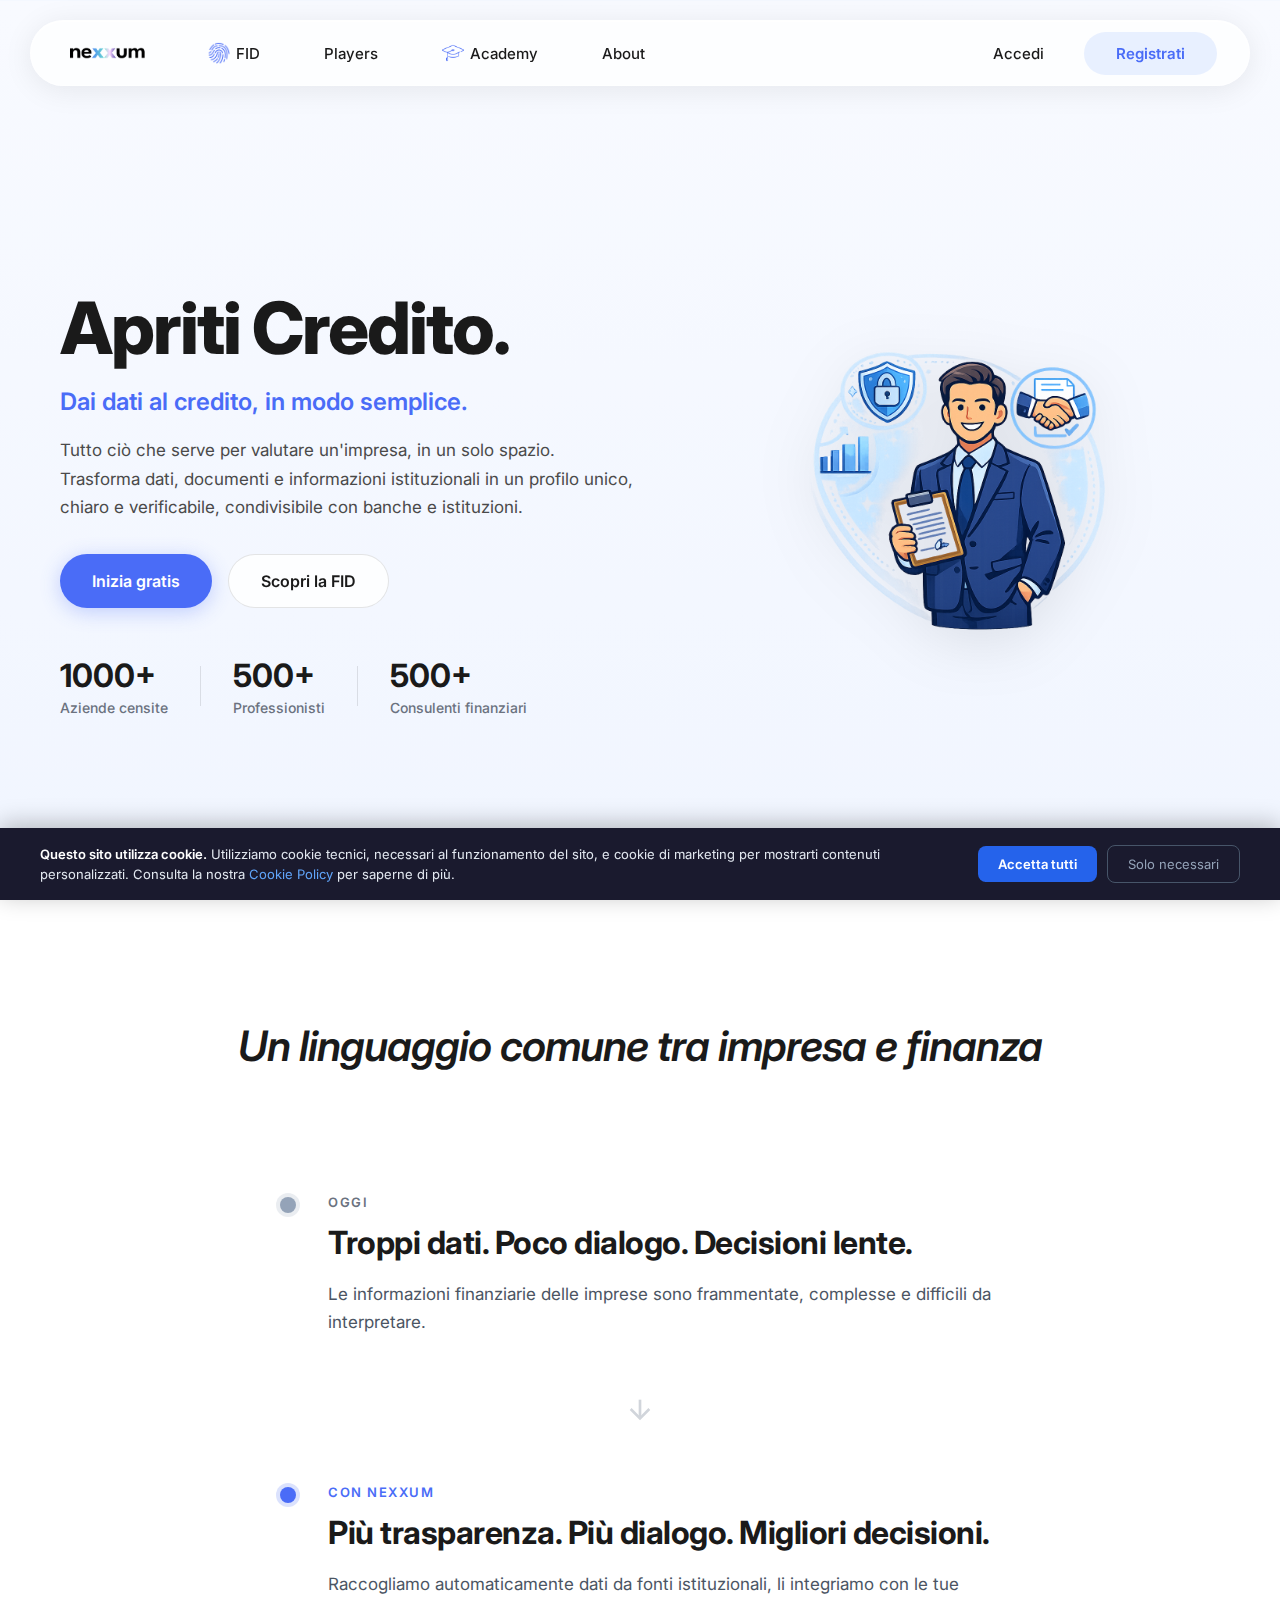
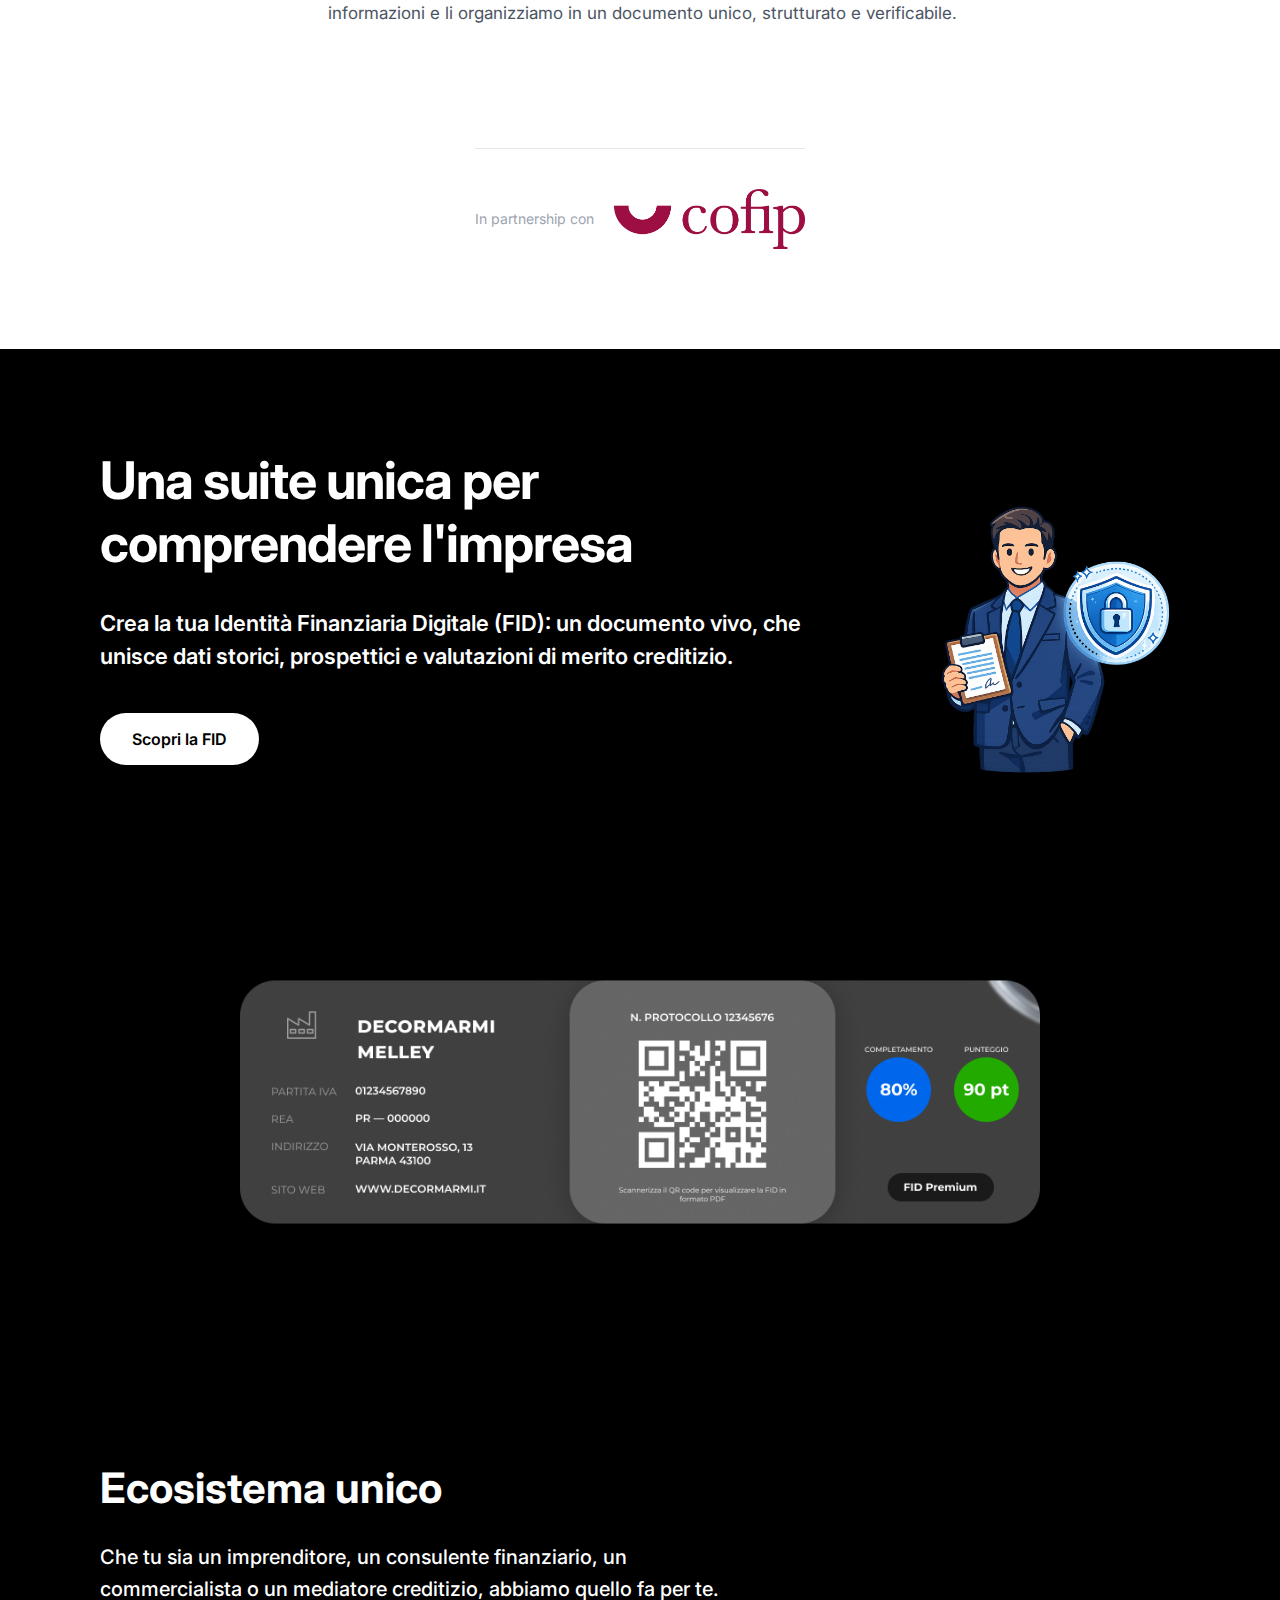
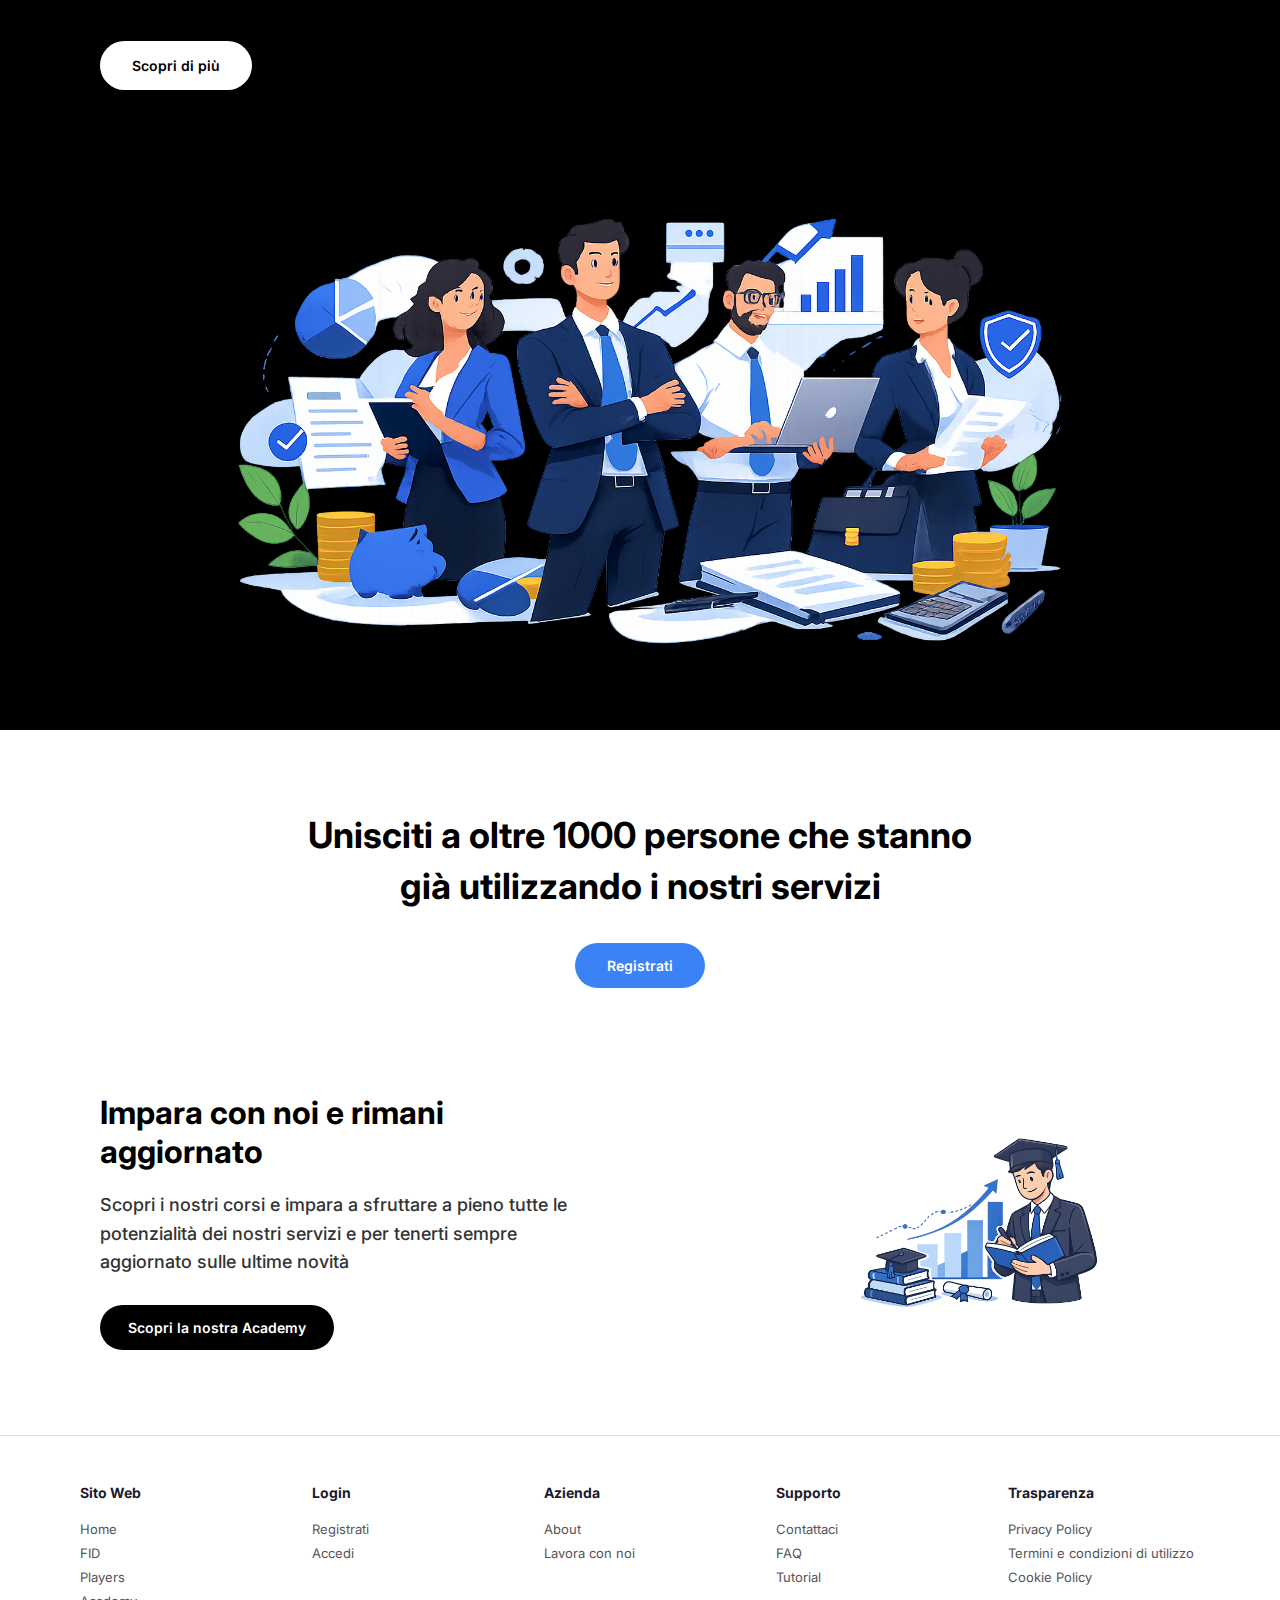
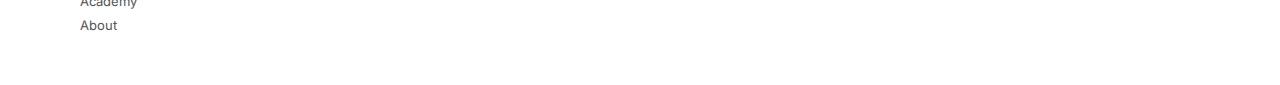
<file: index.html>
<!DOCTYPE html>
<html lang="it">

<head>
    <meta charset="UTF-8">
    <meta name="viewport" content="width=device-width, initial-scale=1.0">
    <title>Nexxum - Apriti Credito</title>
    <link rel="stylesheet" href="styles.css">
    <link rel="preconnect" href="https://fonts.googleapis.com">
    <link rel="preconnect" href="https://fonts.gstatic.com" crossorigin>
    <link href="https://fonts.googleapis.com/css2?family=Inter:wght@400;500;600;700;800&display=swap" rel="stylesheet">
</head>

<body>
    <nav class="navbar">
        <div class="nav-container">
            <div class="nav-left">
                <a href="index.html" class="logo">
                    <img src="260130_Nexxum_Logo.png" alt="Nexxum" class="logo-img">
                </a>
                <ul class="nav-menu">
                    <li>
                        <a href="fid.html" class="nav-link">
                            <img src="icons8-impronta-digitale-50-blue.png" alt="FID" class="nav-icon-img">
                            FID
                        </a>
                    </li>
                    <li><a href="players.html" class="nav-link">Players</a></li>
                    <li>
                        <a href="academy.html" class="nav-link">
                            <img src="mortarboard-blue.png" alt="Academy" class="nav-icon-img">
                            Academy
                        </a>
                    </li>
                    <li><a href="about.html" class="nav-link">About</a></li>
                </ul>
            </div>
            <button class="hamburger" id="hamburger" aria-label="Menu">
                <span></span>
                <span></span>
                <span></span>
            </button>
            <div class="nav-right">
                <a href="https://auth.app.nexxum.it/realms/nexxum/login-actions/authenticate?client_id=nexxum-data&tab_id=F_lFXhoql-0"
                    class="nav-link login">Accedi</a>
                <a href="https://auth.app.nexxum.it/realms/nexxum/login-actions/registration?client_id=nexxum-data&tab_id=er_XM1Qq2pM"
                    class="btn-register">Registrati</a>
            </div>
        </div>
    </nav>

    <div class="mobile-nav-overlay" id="mobileNav">
        <a href="index.html">Home</a>
        <a href="fid.html"><img src="icons8-impronta-digitale-50-blue.png" alt="FID" class="nav-icon-img"> FID</a>
        <a href="players.html">Players</a>
        <a href="academy.html"><img src="mortarboard-blue.png" alt="Academy" class="nav-icon-img"> Academy</a>
        <a href="about.html">About</a>
        <div class="mobile-nav-divider"></div>
        <a href="https://auth.app.nexxum.it/realms/nexxum/login-actions/authenticate?client_id=nexxum-data&tab_id=F_lFXhoql-0" class="mobile-nav-login">Accedi</a>
        <a href="https://auth.app.nexxum.it/realms/nexxum/login-actions/registration?client_id=nexxum-data&tab_id=er_XM1Qq2pM" class="mobile-nav-register">Registrati</a>
    </div>

    <main>
        <section class="hero">
            <div class="hero-container">
                <div class="hero-content">
                    <h1 class="hero-title">Apriti Credito.</h1>
                    <p class="hero-subtitle">Dai dati al credito, in modo semplice.</p>
                    <p class="hero-description">
                        Tutto ciò che serve per valutare un'impresa, in un solo spazio.<br>
                        Trasforma dati, documenti e informazioni istituzionali in un profilo unico, chiaro e verificabile, condivisibile con banche e istituzioni.
                    </p>
                    <div class="hero-buttons">
                        <a href="https://auth.app.nexxum.it/realms/nexxum/login-actions/registration?client_id=nexxum-data&tab_id=er_XM1Qq2pM"
                            class="btn-hero-primary">Inizia gratis</a>
                        <a href="fid.html" class="btn-hero-secondary">Scopri la FID</a>
                    </div>
                    <div class="hero-stats">
                        <div class="hero-stat">
                            <span class="stat-number">1000+</span>
                            <span class="stat-label">Aziende censite</span>
                        </div>
                        <div class="hero-stat-divider"></div>
                        <div class="hero-stat">
                            <span class="stat-number">500+</span>
                            <span class="stat-label">Professionisti</span>
                        </div>
                        <div class="hero-stat-divider"></div>
                        <div class="hero-stat">
                            <span class="stat-number">500+</span>
                            <span class="stat-label">Consulenti finanziari</span>
                        </div>
                    </div>
                </div>
                <div class="hero-image">
                    <img src="nuove/Professionista con icone finanziarie e dati.png" alt="Nexxum" class="hero-logo">
                </div>
            </div>
        </section>

        <section class="linguaggio">
            <div class="linguaggio-container">
                <h2 class="linguaggio-title">Un linguaggio comune tra impresa e finanza</h2>

                <div class="timeline">
                    <div class="timeline-item oggi-item">
                        <div class="timeline-marker oggi-marker"></div>
                        <div class="timeline-content">
                            <span class="timeline-label">Oggi</span>
                            <h3 class="timeline-headline">Troppi dati. Poco dialogo. Decisioni lente.</h3>
                            <p class="timeline-text">Le informazioni finanziarie delle imprese sono frammentate,
                                complesse e difficili da interpretare.</p>
                        </div>
                    </div>

                    <div class="timeline-arrow">
                        <svg viewBox="0 0 24 24" fill="none" stroke="currentColor" stroke-width="2">
                            <line x1="12" y1="5" x2="12" y2="19" />
                            <polyline points="19 12 12 19 5 12" />
                        </svg>
                    </div>

                    <div class="timeline-item domani-item">
                        <div class="timeline-marker domani-marker"></div>
                        <div class="timeline-content">
                            <span class="timeline-label">Con Nexxum</span>
                            <h3 class="timeline-headline">Più trasparenza. Più dialogo. Migliori decisioni.</h3>
                            <p class="timeline-text">Raccogliamo automaticamente dati da fonti istituzionali, li
                                integriamo con le tue informazioni e li organizziamo in un documento unico, strutturato
                                e verificabile.</p>
                        </div>
                    </div>
                </div>

                <div class="partner-bar">
                    <span class="partner-text">In partnership con</span>
                    <img src="00 _ Cofip.png" alt="Cofip" class="cofip-img">
                </div>
            </div>
        </section>

        <section class="banche">
            <div class="banche-container">
                <div class="banche-top">
                    <div class="banche-header">
                        <h2 class="banche-title">Una suite unica per comprendere l'impresa</h2>
                        <p class="banche-subtitle">Crea la tua Identità Finanziaria Digitale (FID): un documento vivo,
                            che<br>unisce dati storici, prospettici e valutazioni di merito creditizio.</p>
                        <a href="fid.html" class="btn-crea-fid">Scopri la FID</a>
                    </div>
                    <div class="banche-badge">
                        <img src="nuove/Broker professione e protezione dei dati.png" alt="Broker professione e protezione dei dati">
                    </div>
                </div>

                <div class="fid-card-image">
                    <img src="fid/Card FID.png" alt="Card FID Nexxum">
                </div>
            </div>
        </section>

        <section class="ecosistema">
            <div class="ecosistema-container">
                <div class="ecosistema-content">
                    <h2 class="ecosistema-title">Ecosistema unico</h2>
                    <p class="ecosistema-description">Che tu sia un imprenditore, un consulente finanziario, un
                        commercialista o un mediatore creditizio, abbiamo quello fa per te.</p>
                    <a href="players.html" class="btn-ecosistema">Scopri di più</a>
                </div>
                <div class="ecosistema-image">
                    <img src="nuove/Teamwork e crescita nelle finanze.png" alt="Ecosistema Nexxum">
                </div>
            </div>
        </section>

        <section class="cta-section">
            <div class="cta-container">
                <div class="cta-top">
                    <h2 class="cta-title">Unisciti a oltre 1000 persone che stanno già utilizzando i nostri
                        servizi</h2>
                    <a href="https://auth.app.nexxum.it/realms/nexxum/login-actions/registration?client_id=nexxum-data&tab_id=YjuwvagnlBA" class="btn-cta-blue">Registrati</a>
                </div>

                <div class="cta-academy">
                    <div class="cta-academy-content">
                        <h3 class="cta-academy-title">Impara con noi e rimani aggiornato</h3>
                        <p class="cta-academy-desc">Scopri i nostri corsi e impara a sfruttare a pieno tutte le
                            potenzialità dei nostri servizi e per tenerti sempre aggiornato sulle ultime novità</p>
                        <a href="academy.html" class="btn-cta-black">Scopri la nostra Academy</a>
                    </div>
                    <div class="cta-academy-image">
                        <img src="nuove/Crescita e successo professionale.png" alt="Academy">
                    </div>
                </div>
            </div>
        </section>
    </main>

    <footer class="footer">
        <div class="footer-container">
            <div class="footer-top">
                <div class="footer-column">
                    <h4>Sito Web</h4>
                    <a href="index.html">Home</a>
                    <a href="fid.html">FID</a>
                    <a href="players.html">Players</a>
                    <a href="academy.html">Academy</a>
                    <a href="about.html">About</a>
                </div>
                <div class="footer-column">
                    <h4>Login</h4>
                    <a
                        href="https://auth.app.nexxum.it/realms/nexxum/login-actions/registration?client_id=nexxum-data&tab_id=er_XM1Qq2pM">Registrati</a>
                    <a
                        href="https://auth.app.nexxum.it/realms/nexxum/login-actions/authenticate?client_id=nexxum-data&tab_id=F_lFXhoql-0">Accedi</a>
                </div>
                <div class="footer-column">
                    <h4>Azienda</h4>
                    <a href="about.html">About</a>
                    <a href="lavora.html" class="footer-link-red">Lavora con noi</a>
                </div>
                <div class="footer-column">
                    <h4>Supporto</h4>
                    <a href="contatti.html" class="footer-link-red">Contattaci</a>
                    <a href="faq.html" class="footer-link-red">FAQ</a>
                    <a href="tutorial.html" class="footer-link-red">Tutorial</a>
                </div>
                <div class="footer-column">
                    <h4>Trasparenza</h4>
                    <a href="privacy.html">Privacy Policy</a>
                    <a href="termini.html">Termini e condizioni di utilizzo</a>
                    <a href="privacy.html#cookie-policy">Cookie Policy</a>
                </div>
            </div>
        </div>
    </footer>

    <script>
        document.addEventListener('DOMContentLoaded', function () {
            const navMenu = document.querySelector('.nav-menu');
            const activeLink = document.querySelector('.nav-link-active');
            const allLinks = document.querySelectorAll('.nav-menu .nav-link');

            // Create sliding indicator
            const indicator = document.createElement('div');
            indicator.className = 'nav-indicator';
            navMenu.appendChild(indicator);

            // Position indicator on active link
            if (activeLink) {
                const rect = activeLink.getBoundingClientRect();
                const menuRect = navMenu.getBoundingClientRect();
                indicator.style.width = rect.width + 'px';
                indicator.style.left = (rect.left - menuRect.left) + 'px';

                // Check for previous position
                const prevPos = sessionStorage.getItem('navIndicatorPos');
                if (prevPos) {
                    indicator.style.transition = 'none';
                    indicator.style.left = prevPos + 'px';
                    indicator.offsetHeight; // Force reflow
                    indicator.style.transition = 'all 0.4s cubic-bezier(0.4, 0, 0.2, 1)';
                    indicator.style.left = (rect.left - menuRect.left) + 'px';
                }
            }

            // Store position on link click
            allLinks.forEach(link => {
                link.addEventListener('click', function () {
                    const rect = this.getBoundingClientRect();
                    const menuRect = navMenu.getBoundingClientRect();
                    sessionStorage.setItem('navIndicatorPos', rect.left - menuRect.left);
                });
            });
        });
    </script>
    <script src="cookie-banner.js"></script>
    <script>
        (function() {
            var hamburger = document.getElementById('hamburger');
            var mobileNav = document.getElementById('mobileNav');
            if (hamburger && mobileNav) {
                hamburger.addEventListener('click', function() {
                    hamburger.classList.toggle('open');
                    mobileNav.classList.toggle('open');
                    document.body.style.overflow = mobileNav.classList.contains('open') ? 'hidden' : '';
                });
                mobileNav.querySelectorAll('a').forEach(function(link) {
                    link.addEventListener('click', function() {
                        hamburger.classList.remove('open');
                        mobileNav.classList.remove('open');
                        document.body.style.overflow = '';
                    });
                });
            }
        })();
    </script>
</body>

</html>
</file>
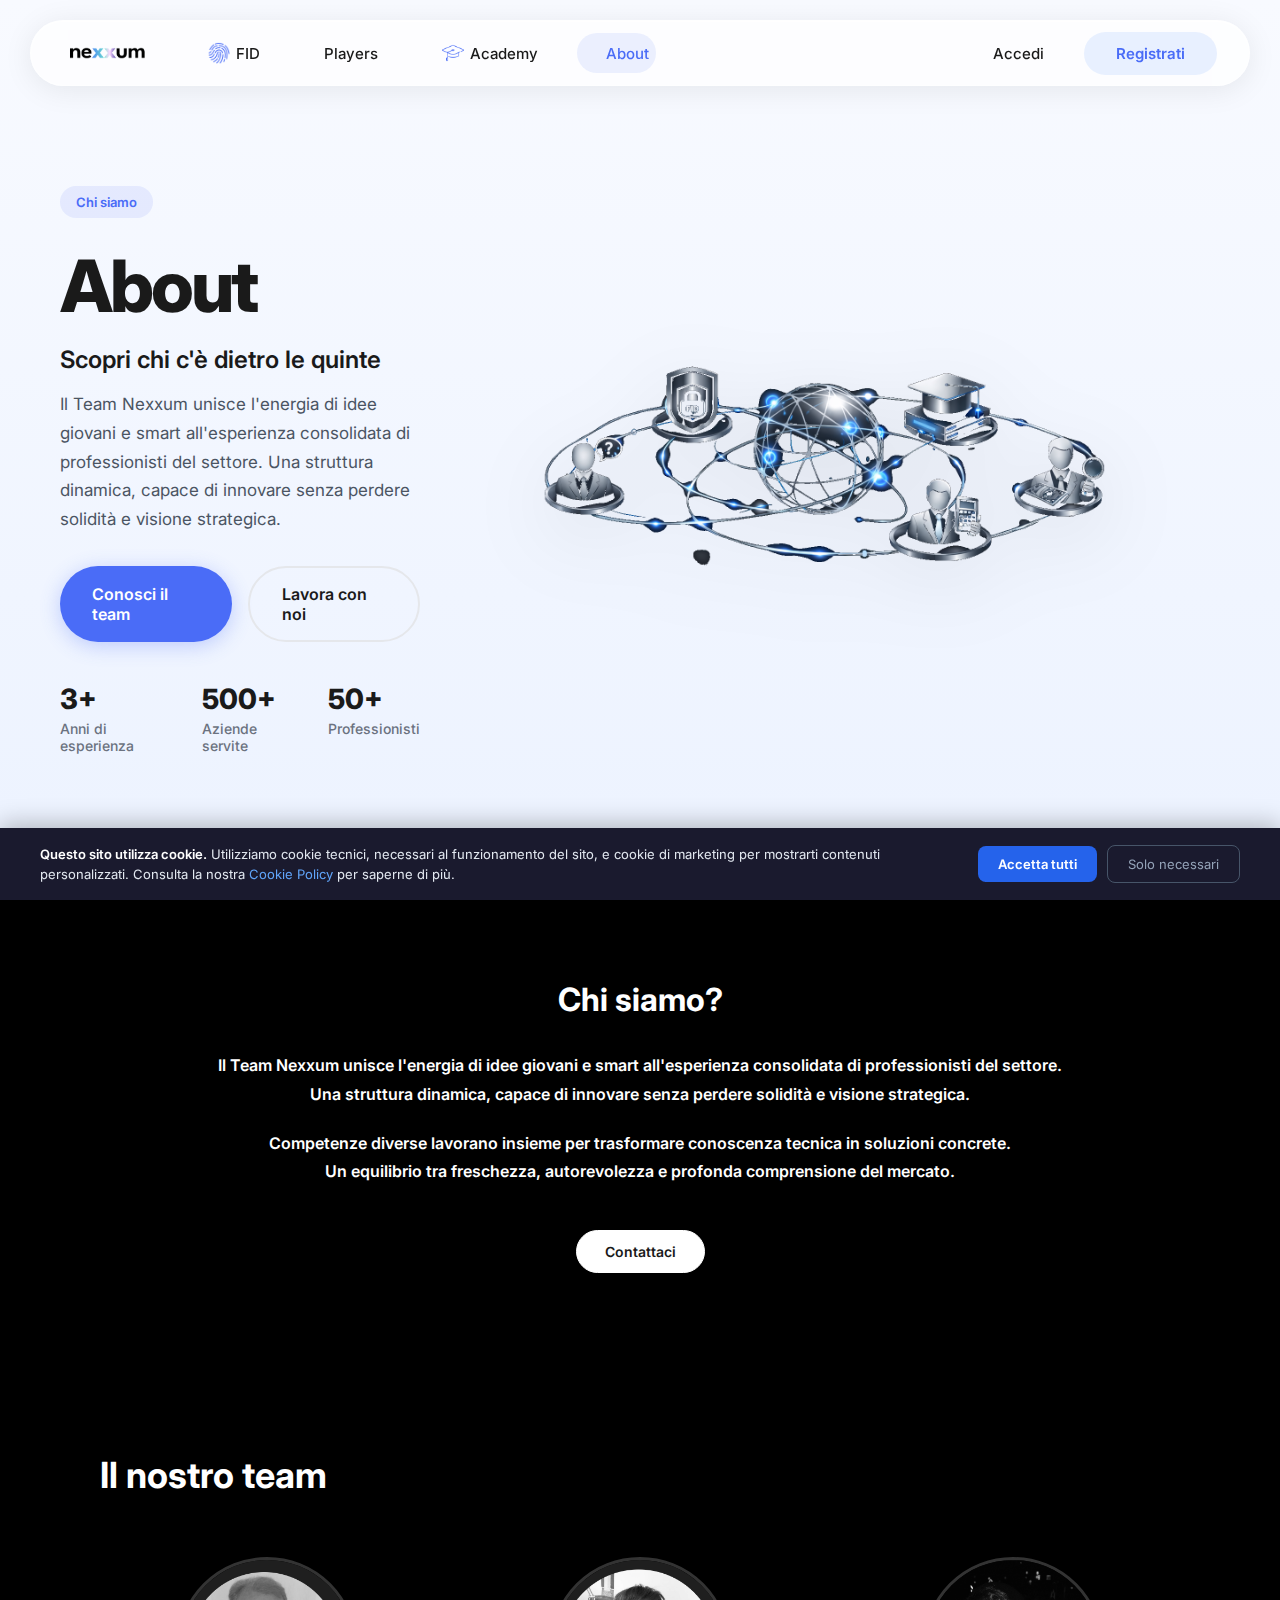
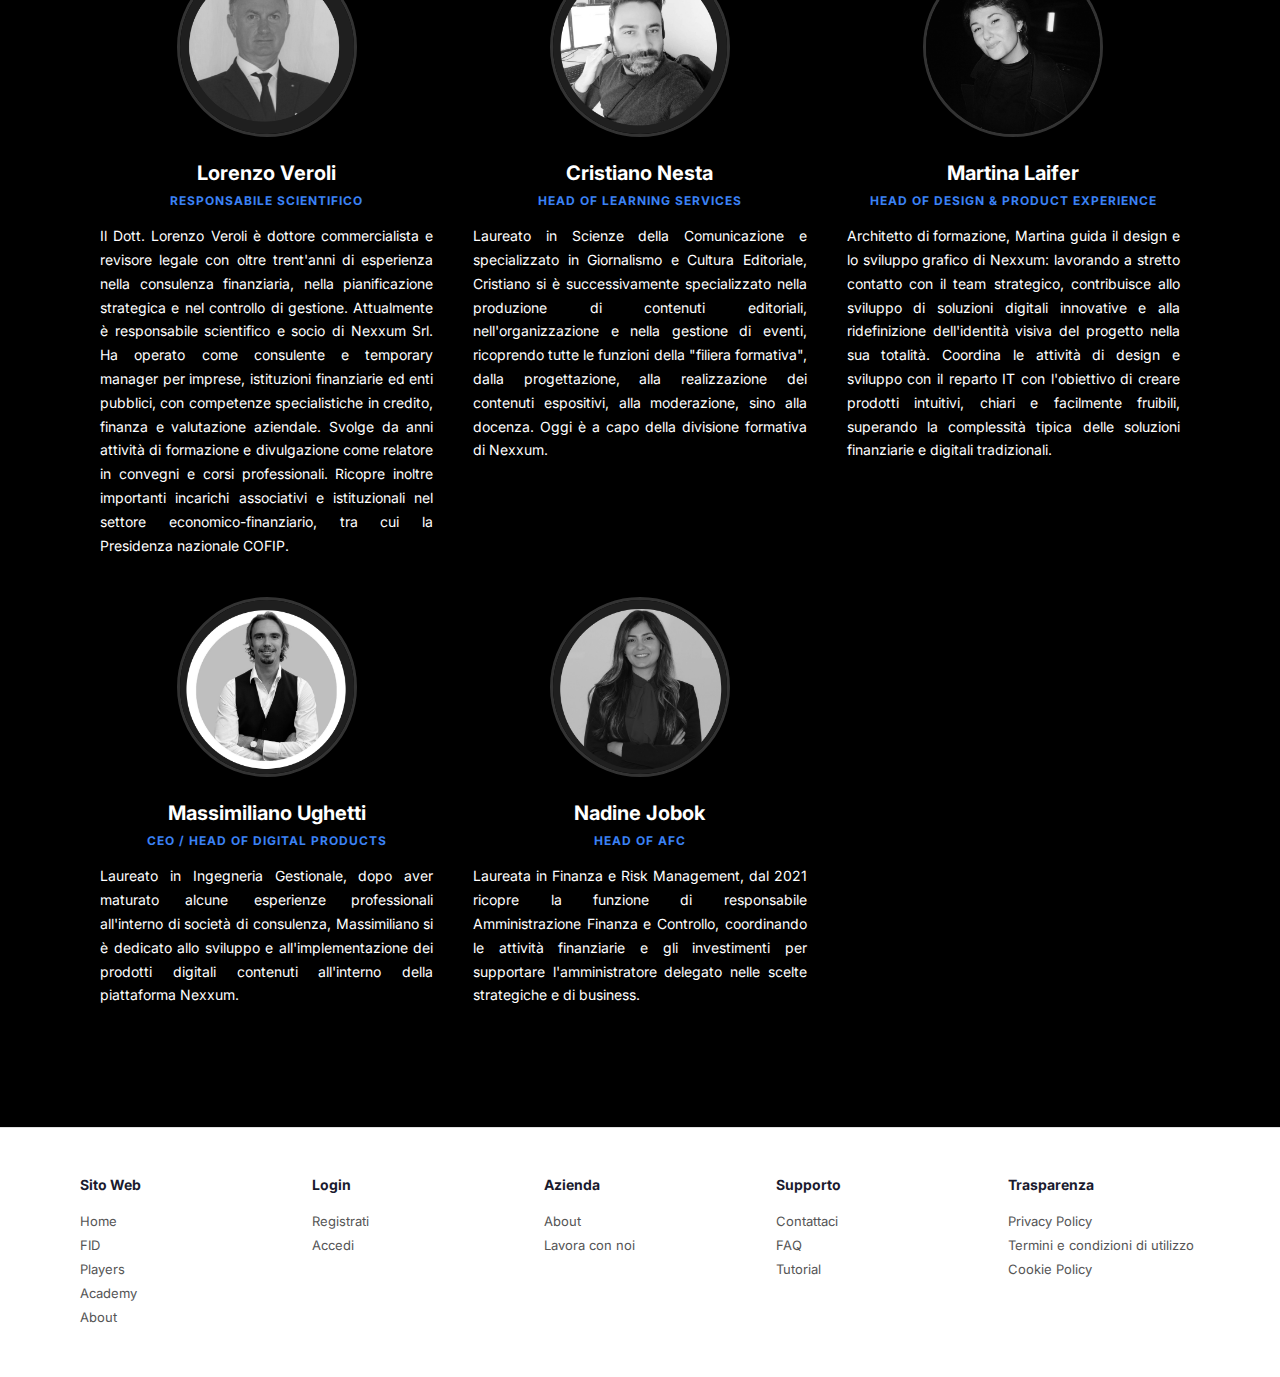
<file: about.html>
<!DOCTYPE html>
<html lang="it">
<head>
    <meta charset="UTF-8">
    <meta name="viewport" content="width=device-width, initial-scale=1.0">
    <title>Nexxum - About</title>
    <link rel="stylesheet" href="styles.css?v=2">
    <link rel="preconnect" href="https://fonts.googleapis.com">
    <link rel="preconnect" href="https://fonts.gstatic.com" crossorigin>
    <link href="https://fonts.googleapis.com/css2?family=Inter:wght@400;500;600;700;800&display=swap" rel="stylesheet">
</head>
<body>
    <nav class="navbar">
        <div class="nav-container">
            <div class="nav-left">
                <a href="index.html" class="logo">
                    <img src="260130_Nexxum_Logo.png" alt="Nexxum" class="logo-img">
                </a>
                <ul class="nav-menu">
                    <li>
                        <a href="fid.html" class="nav-link">
                            <img src="icons8-impronta-digitale-50-blue.png" alt="FID" class="nav-icon-img">
                            FID
                        </a>
                    </li>
                    <li><a href="players.html" class="nav-link">Players</a></li>
                    <li>
                        <a href="academy.html" class="nav-link">
                            <img src="mortarboard-blue.png" alt="Academy" class="nav-icon-img">
                            Academy
                        </a>
                    </li>
                    <li>
                        <a href="about.html" class="nav-link nav-link-active">About</a>
                    </li>
                </ul>
            </div>
            <button class="hamburger" id="hamburger" aria-label="Menu">
                <span></span>
                <span></span>
                <span></span>
            </button>
            <div class="nav-right">
                <a href="https://auth.app.nexxum.it/realms/nexxum/login-actions/authenticate?client_id=nexxum-data&tab_id=F_lFXhoql-0" class="nav-link login">Accedi</a>
                <a href="https://auth.app.nexxum.it/realms/nexxum/login-actions/registration?client_id=nexxum-data&tab_id=er_XM1Qq2pM" class="btn-register">Registrati</a>
            </div>
        </div>
    </nav>

    <div class="mobile-nav-overlay" id="mobileNav">
        <a href="index.html">Home</a>
        <a href="fid.html"><img src="icons8-impronta-digitale-50-blue.png" alt="FID" class="nav-icon-img"> FID</a>
        <a href="players.html">Players</a>
        <a href="academy.html"><img src="mortarboard-blue.png" alt="Academy" class="nav-icon-img"> Academy</a>
        <a href="about.html">About</a>
        <div class="mobile-nav-divider"></div>
        <a href="https://auth.app.nexxum.it/realms/nexxum/login-actions/authenticate?client_id=nexxum-data&tab_id=F_lFXhoql-0" class="mobile-nav-login">Accedi</a>
        <a href="https://auth.app.nexxum.it/realms/nexxum/login-actions/registration?client_id=nexxum-data&tab_id=er_XM1Qq2pM" class="mobile-nav-register">Registrati</a>
    </div>

    <main>
        <section class="about-hero">
            <div class="about-hero-container">
                <div class="about-hero-content">
                    <div class="about-hero-badge">Chi siamo</div>
                    <h1 class="about-title">About</h1>
                    <p class="about-subtitle">Scopri chi c'è dietro le quinte</p>
                    <p class="about-hero-desc">Il Team Nexxum unisce l'energia di idee giovani e smart all'esperienza consolidata di professionisti del settore. Una struttura dinamica, capace di innovare senza perdere solidità e visione strategica.</p>
                    <div class="about-hero-buttons">
                        <a href="#team" class="btn-about-primary">Conosci il team</a>
                        <a href="lavora.html" class="btn-about-ghost">Lavora con noi</a>
                    </div>
                    <div class="about-hero-stats">
                        <div class="about-stat">
                            <span class="stat-value">3+</span>
                            <span class="stat-desc">Anni di esperienza</span>
                        </div>
                        <div class="about-stat">
                            <span class="stat-value">500+</span>
                            <span class="stat-desc">Aziende servite</span>
                        </div>
                        <div class="about-stat">
                            <span class="stat-value">50+</span>
                            <span class="stat-desc">Professionisti</span>
                        </div>
                    </div>
                </div>
                <div class="about-hero-visual">
                    <img src="02.png" alt="Team Nexxum">
                </div>
            </div>
        </section>

        <section class="chi-siamo" id="chi-siamo">
            <div class="chi-siamo-container">
                <h2 class="chi-siamo-title">Chi siamo?</h2>
                <p class="chi-siamo-text">Il Team Nexxum unisce l'energia di idee giovani e smart all'esperienza consolidata di professionisti del settore.<br>Una struttura dinamica, capace di innovare senza perdere solidità e visione strategica.</p>
                <p class="chi-siamo-text">Competenze diverse lavorano insieme per trasformare conoscenza tecnica in soluzioni concrete.<br>Un equilibrio tra freschezza, autorevolezza e profonda comprensione del mercato.</p>
                <a href="contatti.html" class="btn-contattaci">Contattaci</a>
            </div>
        </section>

        <section class="team" id="team">
            <div class="team-container">
                <h2 class="team-title">Il nostro team</h2>
                <div class="team-grid">
                    <div class="team-member">
                        <div class="team-photo">
                            <img src="team-lorenzo.png" alt="Lorenzo Veroli">
                        </div>
                        <h3 class="team-name">Lorenzo Veroli</h3>
                        <p class="team-role">RESPONSABILE SCIENTIFICO</p>
                        <p class="team-bio">Il Dott. Lorenzo Veroli è dottore commercialista e revisore legale con oltre trent'anni di esperienza nella consulenza finanziaria, nella pianificazione strategica e nel controllo di gestione. Attualmente è responsabile scientifico e socio di Nexxum Srl. Ha operato come consulente e temporary manager per imprese, istituzioni finanziarie ed enti pubblici, con competenze specialistiche in credito, finanza e valutazione aziendale. Svolge da anni attività di formazione e divulgazione come relatore in convegni e corsi professionali. Ricopre inoltre importanti incarichi associativi e istituzionali nel settore economico-finanziario, tra cui la Presidenza nazionale COFIP.</p>
                    </div>
                    <div class="team-member">
                        <div class="team-photo">
                            <img src="team-cristiano.png" alt="Cristiano Nesta">
                        </div>
                        <h3 class="team-name">Cristiano Nesta</h3>
                        <p class="team-role">HEAD OF LEARNING SERVICES</p>
                        <p class="team-bio">Laureato in Scienze della Comunicazione e specializzato in Giornalismo e Cultura Editoriale, Cristiano si è successivamente specializzato nella produzione di contenuti editoriali, nell'organizzazione e nella gestione di eventi, ricoprendo tutte le funzioni della "filiera formativa", dalla progettazione, alla realizzazione dei contenuti espositivi, alla moderazione, sino alla docenza. Oggi è a capo della divisione formativa di Nexxum.</p>
                    </div>
                    <div class="team-member">
                        <div class="team-photo">
                            <img src="team-martina.png" alt="Martina Laifer">
                        </div>
                        <h3 class="team-name">Martina Laifer</h3>
                        <p class="team-role">HEAD OF DESIGN & PRODUCT EXPERIENCE</p>
                        <p class="team-bio">Architetto di formazione, Martina guida il design e lo sviluppo grafico di Nexxum: lavorando a stretto contatto con il team strategico, contribuisce allo sviluppo di soluzioni digitali innovative e alla ridefinizione dell'identità visiva del progetto nella sua totalità. Coordina le attività di design e sviluppo con il reparto IT con l'obiettivo di creare prodotti intuitivi, chiari e facilmente fruibili, superando la complessità tipica delle soluzioni finanziarie e digitali tradizionali.</p>
                    </div>
                    <div class="team-member">
                        <div class="team-photo">
                            <img src="team-massimiliano.png" alt="Massimiliano Ughetti">
                        </div>
                        <h3 class="team-name">Massimiliano Ughetti</h3>
                        <p class="team-role">CEO / HEAD OF DIGITAL PRODUCTS</p>
                        <p class="team-bio">Laureato in Ingegneria Gestionale, dopo aver maturato alcune esperienze professionali all'interno di società di consulenza, Massimiliano si è dedicato allo sviluppo e all'implementazione dei prodotti digitali contenuti all'interno della piattaforma Nexxum.</p>
                    </div>
                    <div class="team-member">
                        <div class="team-photo">
                            <img src="team-nadine.png" alt="Nadine Jobok">
                        </div>
                        <h3 class="team-name">Nadine Jobok</h3>
                        <p class="team-role">HEAD OF AFC</p>
                        <p class="team-bio">Laureata in Finanza e Risk Management, dal 2021 ricopre la funzione di responsabile Amministrazione Finanza e Controllo, coordinando le attività finanziarie e gli investimenti per supportare l'amministratore delegato nelle scelte strategiche e di business.</p>
                    </div>
                </div>
            </div>
        </section>
    </main>

    <footer class="footer">
        <div class="footer-container">
            <div class="footer-top">
                <div class="footer-column">
                    <h4>Sito Web</h4>
                    <a href="index.html">Home</a>
                    <a href="fid.html">FID</a>
                    <a href="players.html">Players</a>
                    <a href="academy.html">Academy</a>
                    <a href="about.html">About</a>
                </div>
                <div class="footer-column">
                    <h4>Login</h4>
                    <a href="https://auth.app.nexxum.it/realms/nexxum/login-actions/registration?client_id=nexxum-data&tab_id=er_XM1Qq2pM">Registrati</a>
                    <a href="https://auth.app.nexxum.it/realms/nexxum/login-actions/authenticate?client_id=nexxum-data&tab_id=F_lFXhoql-0">Accedi</a>
                </div>
                <div class="footer-column">
                    <h4>Azienda</h4>
                    <a href="about.html">About</a>
                    <a href="lavora.html" class="footer-link-red">Lavora con noi</a>
                </div>
                <div class="footer-column">
                    <h4>Supporto</h4>
                    <a href="contatti.html" class="footer-link-red">Contattaci</a>
                    <a href="faq.html" class="footer-link-red">FAQ</a>
                    <a href="tutorial.html" class="footer-link-red">Tutorial</a>
                </div>
                <div class="footer-column">
                    <h4>Trasparenza</h4>
                    <a href="privacy.html">Privacy Policy</a>
                    <a href="termini.html">Termini e condizioni di utilizzo</a>
                    <a href="privacy.html#cookie-policy">Cookie Policy</a>
                </div>
            </div>
        </div>
    </footer>

    <script>
        document.addEventListener('DOMContentLoaded', function() {
            const navMenu = document.querySelector('.nav-menu');
            const activeLink = document.querySelector('.nav-link-active');
            const allLinks = document.querySelectorAll('.nav-menu .nav-link');

            const indicator = document.createElement('div');
            indicator.className = 'nav-indicator';
            navMenu.appendChild(indicator);

            if (activeLink) {
                const rect = activeLink.getBoundingClientRect();
                const menuRect = navMenu.getBoundingClientRect();
                indicator.style.width = rect.width + 'px';
                indicator.style.left = (rect.left - menuRect.left) + 'px';

                const prevPos = sessionStorage.getItem('navIndicatorPos');
                if (prevPos) {
                    indicator.style.transition = 'none';
                    indicator.style.left = prevPos + 'px';
                    indicator.offsetHeight;
                    indicator.style.transition = 'all 0.4s cubic-bezier(0.4, 0, 0.2, 1)';
                    indicator.style.left = (rect.left - menuRect.left) + 'px';
                }
            }

            allLinks.forEach(link => {
                link.addEventListener('click', function() {
                    const rect = this.getBoundingClientRect();
                    const menuRect = navMenu.getBoundingClientRect();
                    sessionStorage.setItem('navIndicatorPos', rect.left - menuRect.left);
                });
            });
        });
    </script>
<script src="cookie-banner.js"></script>
    <script>
        (function() {
            var hamburger = document.getElementById('hamburger');
            var mobileNav = document.getElementById('mobileNav');
            if (hamburger && mobileNav) {
                hamburger.addEventListener('click', function() {
                    hamburger.classList.toggle('open');
                    mobileNav.classList.toggle('open');
                    document.body.style.overflow = mobileNav.classList.contains('open') ? 'hidden' : '';
                });
                mobileNav.querySelectorAll('a').forEach(function(link) {
                    link.addEventListener('click', function() {
                        hamburger.classList.remove('open');
                        mobileNav.classList.remove('open');
                        document.body.style.overflow = '';
                    });
                });
            }
        })();
    </script>
</body>
</html>
</file>
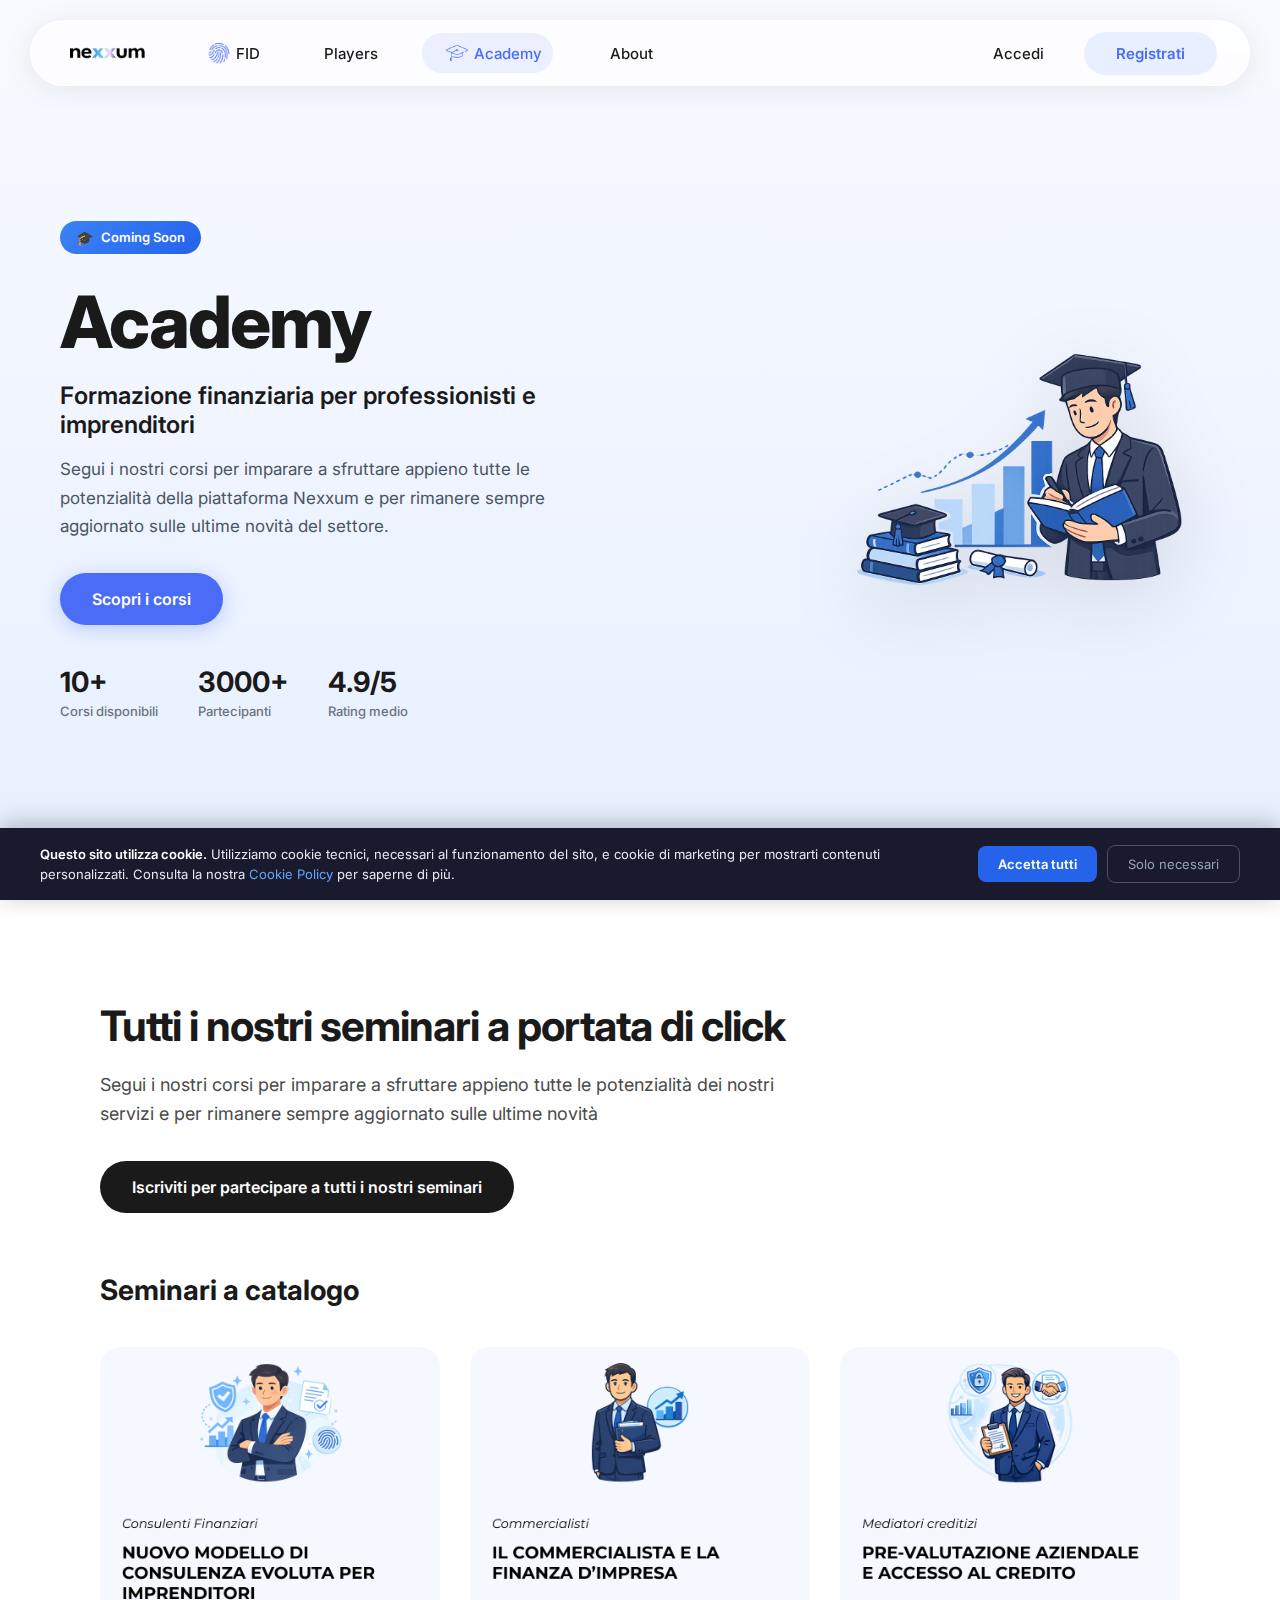
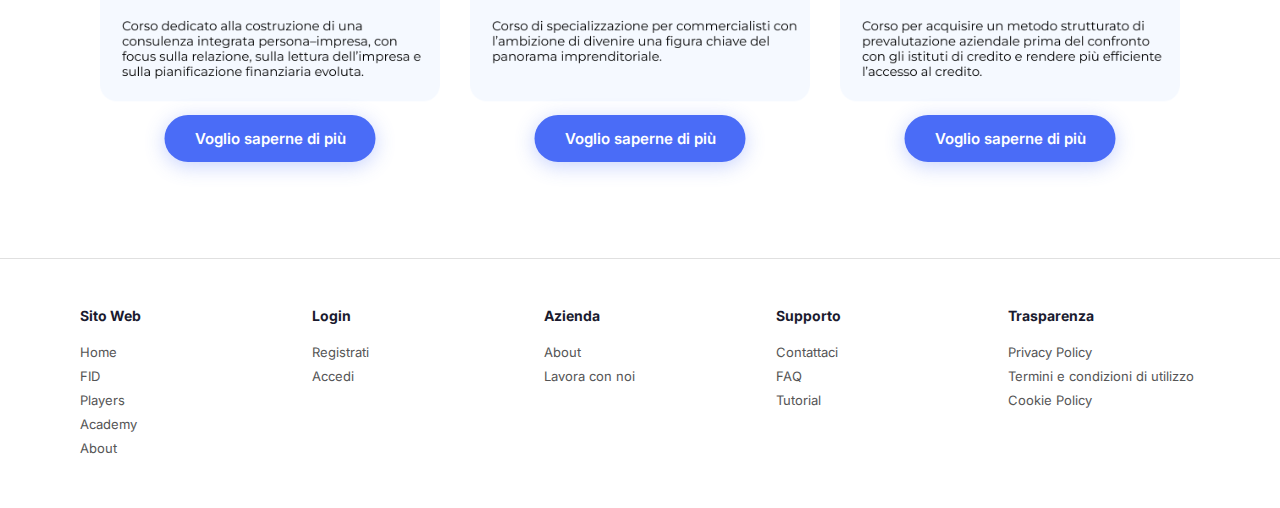
<file: academy.html>
<!DOCTYPE html>
<html lang="it">
<head>
    <meta charset="UTF-8">
    <meta name="viewport" content="width=device-width, initial-scale=1.0">
    <title>Nexxum - Academy</title>
    <link rel="stylesheet" href="styles.css">
    <link rel="preconnect" href="https://fonts.googleapis.com">
    <link rel="preconnect" href="https://fonts.gstatic.com" crossorigin>
    <link href="https://fonts.googleapis.com/css2?family=Inter:wght@400;500;600;700;800&display=swap" rel="stylesheet">
</head>
<body>
    <nav class="navbar">
        <div class="nav-container">
            <div class="nav-left">
                <a href="index.html" class="logo">
                    <img src="260130_Nexxum_Logo.png" alt="Nexxum" class="logo-img">
                </a>
                <ul class="nav-menu">
                    <li>
                        <a href="fid.html" class="nav-link">
                            <img src="icons8-impronta-digitale-50-blue.png" alt="FID" class="nav-icon-img">
                            FID
                        </a>
                    </li>
                    <li><a href="players.html" class="nav-link">Players</a></li>
                    <li>
                        <a href="academy.html" class="nav-link nav-link-active">
                            <img src="mortarboard-blue.png" alt="Academy" class="nav-icon-img">
                            Academy
                        </a>
                    </li>
                    <li><a href="about.html" class="nav-link">About</a></li>
                </ul>
            </div>
            <button class="hamburger" id="hamburger" aria-label="Menu">
                <span></span>
                <span></span>
                <span></span>
            </button>
            <div class="nav-right">
                <a href="https://auth.app.nexxum.it/realms/nexxum/login-actions/authenticate?client_id=nexxum-data&tab_id=F_lFXhoql-0" class="nav-link login">Accedi</a>
                <a href="https://auth.app.nexxum.it/realms/nexxum/login-actions/registration?client_id=nexxum-data&tab_id=er_XM1Qq2pM" class="btn-register">Registrati</a>
            </div>
        </div>
    </nav>

    <div class="mobile-nav-overlay" id="mobileNav">
        <a href="index.html">Home</a>
        <a href="fid.html"><img src="icons8-impronta-digitale-50-blue.png" alt="FID" class="nav-icon-img"> FID</a>
        <a href="players.html">Players</a>
        <a href="academy.html"><img src="mortarboard-blue.png" alt="Academy" class="nav-icon-img"> Academy</a>
        <a href="about.html">About</a>
        <div class="mobile-nav-divider"></div>
        <a href="https://auth.app.nexxum.it/realms/nexxum/login-actions/authenticate?client_id=nexxum-data&tab_id=F_lFXhoql-0" class="mobile-nav-login">Accedi</a>
        <a href="https://auth.app.nexxum.it/realms/nexxum/login-actions/registration?client_id=nexxum-data&tab_id=er_XM1Qq2pM" class="mobile-nav-register">Registrati</a>
    </div>

    <main>
        <section class="academy-hero">
            <div class="academy-hero-container">
                <div class="academy-hero-content">
                    <div class="academy-hero-badge">
                        <span class="badge-icon">🎓</span>
                        Coming Soon
                    </div>
                    <h1 class="academy-title">Academy</h1>
                    <p class="academy-subtitle">Formazione finanziaria per professionisti e imprenditori</p>
                    <p class="academy-hero-desc">Segui i nostri corsi per imparare a sfruttare appieno tutte le potenzialità della piattaforma Nexxum e per rimanere sempre aggiornato sulle ultime novità del settore.</p>
                    <div class="academy-hero-buttons">
                        <a href="#seminari" class="btn-academy-primary">Scopri i corsi</a>
                    </div>
                    <div class="academy-hero-stats">
                        <div class="academy-stat">
                            <span class="stat-value">10+</span>
                            <span class="stat-desc">Corsi disponibili</span>
                        </div>
                        <div class="academy-stat">
                            <span class="stat-value">3000+</span>
                            <span class="stat-desc">Partecipanti</span>
                        </div>
                        <div class="academy-stat">
                            <span class="stat-value">4.9/5</span>
                            <span class="stat-desc">Rating medio</span>
                        </div>
                    </div>
                </div>
                <div class="academy-hero-visual">
                    <img src="03.png" alt="Academy">
                </div>
            </div>
        </section>

        <section class="seminari" id="seminari">
            <div class="seminari-container">
                <h2 class="seminari-title">Tutti i nostri seminari a portata di click</h2>
                <p class="seminari-desc">Segui i nostri corsi per imparare a sfruttare appieno tutte le potenzialità dei nostri servizi e per rimanere sempre aggiornato sulle ultime novità</p>
                <a href="https://auth.app.nexxum.it/realms/nexxum/login-actions/authenticate?client_id=nexxum-data&tab_id=yB4nmfKtUtM" class="btn-seminari-black">Iscriviti per partecipare a tutti i nostri seminari</a>

                <h3 class="seminari-subtitle">Seminari a catalogo</h3>

                <div class="seminari-grid">
                    <div class="seminario-wrapper">
                        <img src="nuovoacc/01.png" alt="Consulenti Finanziari" class="seminario-card-img">
                        <a href="contatti.html?corso=Nuovo+Modello+di+Consulenza+Evoluta+per+Imprenditori#contatti-form" class="btn-academy-primary">Voglio saperne di più</a>
                    </div>

                    <div class="seminario-wrapper">
                        <img src="nuovoacc/02.png" alt="Commercialisti" class="seminario-card-img">
                        <a href="contatti.html?corso=Il+Commercialista+e+la+Finanza+d%27Impresa#contatti-form" class="btn-academy-primary">Voglio saperne di più</a>
                    </div>

                    <div class="seminario-wrapper">
                        <img src="nuovoacc/03.png" alt="Mediatori creditizi" class="seminario-card-img">
                        <a href="contatti.html?corso=Pre-Valutazione+Aziendale+e+Accesso+al+Credito#contatti-form" class="btn-academy-primary">Voglio saperne di più</a>
                    </div>
                </div>
            </div>
        </section>
    </main>

    <footer class="footer">
        <div class="footer-container">
            <div class="footer-top">
                <div class="footer-column">
                    <h4>Sito Web</h4>
                    <a href="index.html">Home</a>
                    <a href="fid.html">FID</a>
                    <a href="players.html">Players</a>
                    <a href="academy.html">Academy</a>
                    <a href="about.html">About</a>
                </div>
                <div class="footer-column">
                    <h4>Login</h4>
                    <a href="https://auth.app.nexxum.it/realms/nexxum/login-actions/registration?client_id=nexxum-data&tab_id=er_XM1Qq2pM">Registrati</a>
                    <a href="https://auth.app.nexxum.it/realms/nexxum/login-actions/authenticate?client_id=nexxum-data&tab_id=F_lFXhoql-0">Accedi</a>
                </div>
                <div class="footer-column">
                    <h4>Azienda</h4>
                    <a href="about.html">About</a>
                    <a href="lavora.html" class="footer-link-red">Lavora con noi</a>
                </div>
                <div class="footer-column">
                    <h4>Supporto</h4>
                    <a href="contatti.html" class="footer-link-red">Contattaci</a>
                    <a href="faq.html" class="footer-link-red">FAQ</a>
                    <a href="tutorial.html" class="footer-link-red">Tutorial</a>
                </div>
                <div class="footer-column">
                    <h4>Trasparenza</h4>
                    <a href="privacy.html">Privacy Policy</a>
                    <a href="termini.html">Termini e condizioni di utilizzo</a>
                    <a href="privacy.html#cookie-policy">Cookie Policy</a>
                </div>
            </div>
        </div>
    </footer>

    <script>
        document.addEventListener('DOMContentLoaded', function() {
            const navMenu = document.querySelector('.nav-menu');
            const activeLink = document.querySelector('.nav-link-active');
            const allLinks = document.querySelectorAll('.nav-menu .nav-link');

            const indicator = document.createElement('div');
            indicator.className = 'nav-indicator';
            navMenu.appendChild(indicator);

            if (activeLink) {
                const rect = activeLink.getBoundingClientRect();
                const menuRect = navMenu.getBoundingClientRect();
                indicator.style.width = rect.width + 'px';
                indicator.style.left = (rect.left - menuRect.left) + 'px';

                const prevPos = sessionStorage.getItem('navIndicatorPos');
                if (prevPos) {
                    indicator.style.transition = 'none';
                    indicator.style.left = prevPos + 'px';
                    indicator.offsetHeight;
                    indicator.style.transition = 'all 0.4s cubic-bezier(0.4, 0, 0.2, 1)';
                    indicator.style.left = (rect.left - menuRect.left) + 'px';
                }
            }

            allLinks.forEach(link => {
                link.addEventListener('click', function() {
                    const rect = this.getBoundingClientRect();
                    const menuRect = navMenu.getBoundingClientRect();
                    sessionStorage.setItem('navIndicatorPos', rect.left - menuRect.left);
                });
            });
        });
    </script>
<script src="cookie-banner.js"></script>
    <script>
        (function() {
            var hamburger = document.getElementById('hamburger');
            var mobileNav = document.getElementById('mobileNav');
            if (hamburger && mobileNav) {
                hamburger.addEventListener('click', function() {
                    hamburger.classList.toggle('open');
                    mobileNav.classList.toggle('open');
                    document.body.style.overflow = mobileNav.classList.contains('open') ? 'hidden' : '';
                });
                mobileNav.querySelectorAll('a').forEach(function(link) {
                    link.addEventListener('click', function() {
                        hamburger.classList.remove('open');
                        mobileNav.classList.remove('open');
                        document.body.style.overflow = '';
                    });
                });
            }
        })();
    </script>
</body>
</html>
</file>
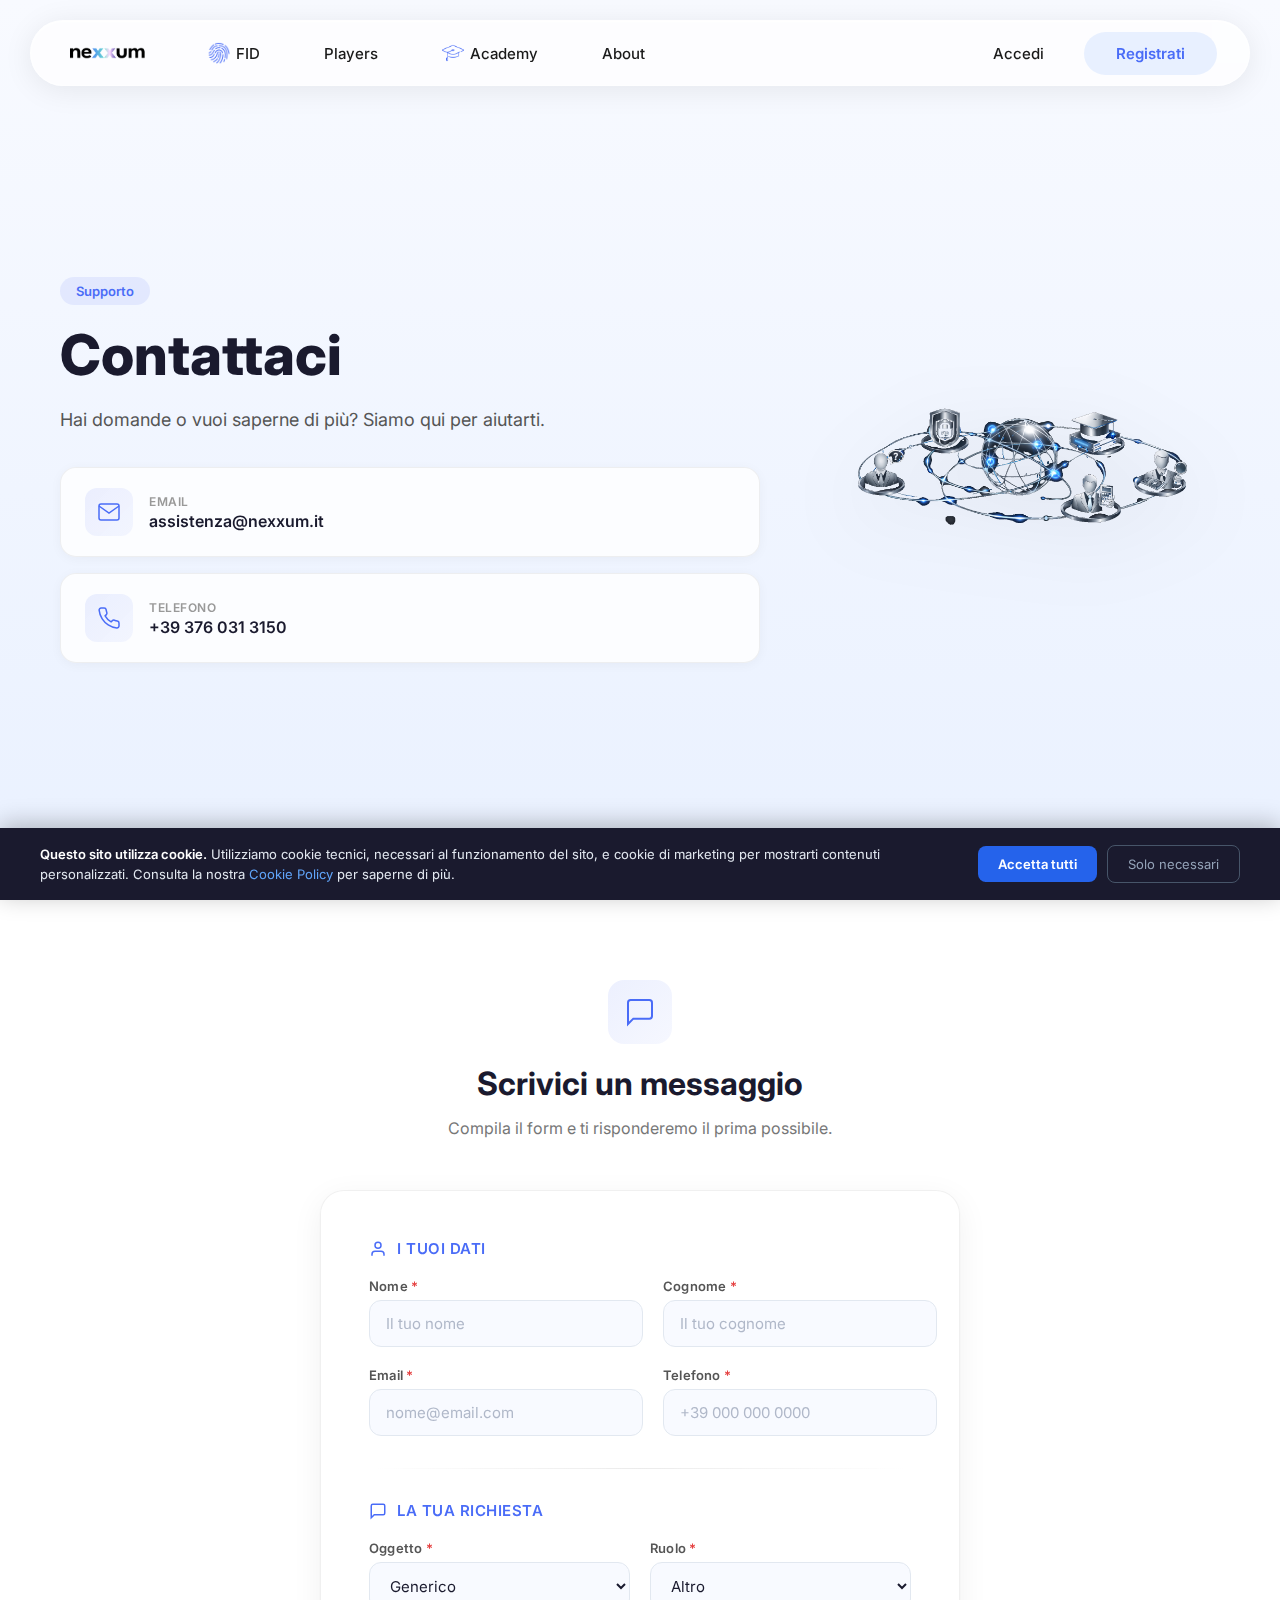
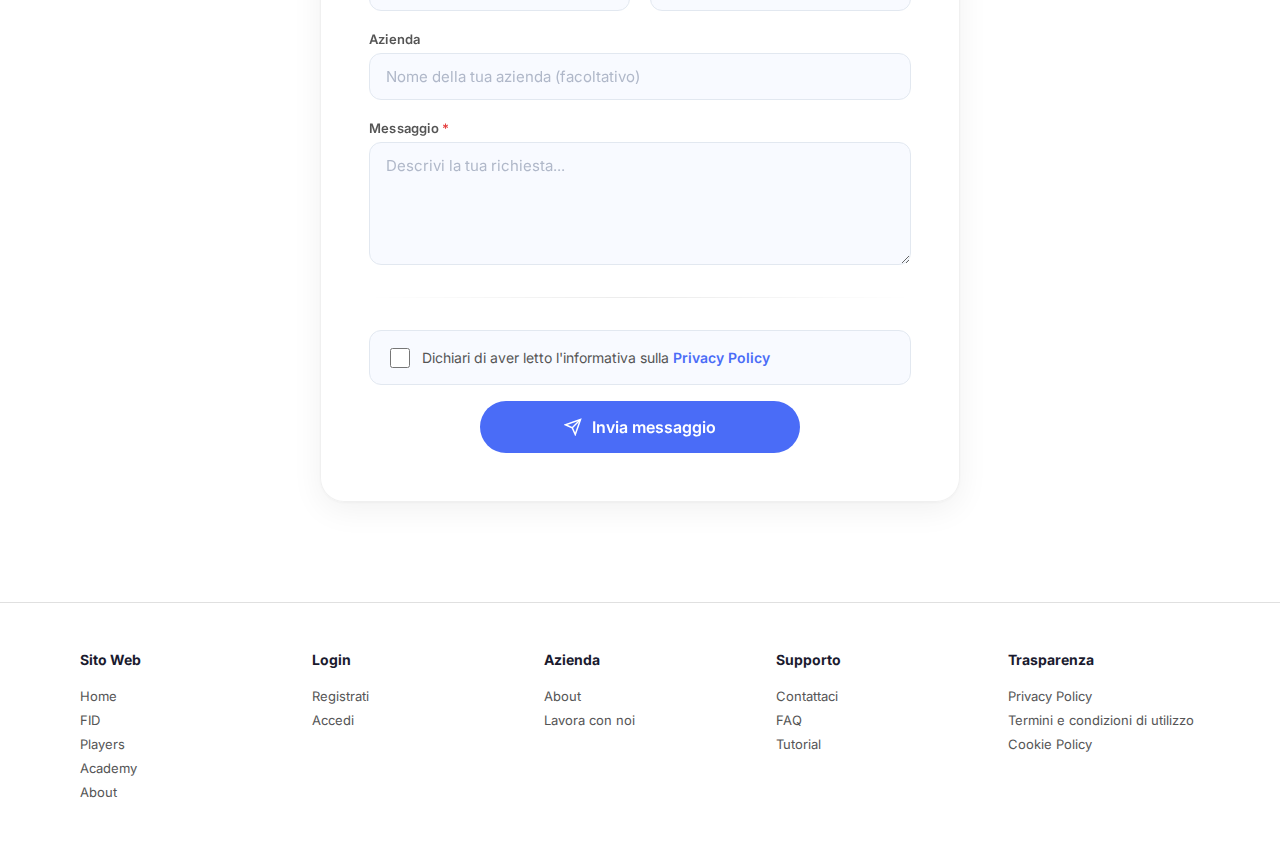
<file: contatti.html>
<!DOCTYPE html>
<html lang="it">
<head>
    <meta charset="UTF-8">
    <meta name="viewport" content="width=device-width, initial-scale=1.0">
    <title>Nexxum - Contattaci</title>
    <link rel="stylesheet" href="styles.css">
    <link rel="preconnect" href="https://fonts.googleapis.com">
    <link rel="preconnect" href="https://fonts.gstatic.com" crossorigin>
    <link href="https://fonts.googleapis.com/css2?family=Inter:wght@400;500;600;700;800&display=swap" rel="stylesheet">
</head>
<body>
    <nav class="navbar">
        <div class="nav-container">
            <div class="nav-left">
                <a href="index.html" class="logo">
                    <img src="260130_Nexxum_Logo.png" alt="Nexxum" class="logo-img">
                </a>
                <ul class="nav-menu">
                    <li>
                        <a href="fid.html" class="nav-link">
                            <img src="icons8-impronta-digitale-50-blue.png" alt="FID" class="nav-icon-img">
                            FID
                        </a>
                    </li>
                    <li><a href="players.html" class="nav-link">Players</a></li>
                    <li>
                        <a href="academy.html" class="nav-link">
                            <img src="mortarboard-blue.png" alt="Academy" class="nav-icon-img">
                            Academy
                        </a>
                    </li>
                    <li><a href="about.html" class="nav-link">About</a></li>
                </ul>
            </div>
            <button class="hamburger" id="hamburger" aria-label="Menu">
                <span></span>
                <span></span>
                <span></span>
            </button>
            <div class="nav-right">
                <a href="https://auth.app.nexxum.it/realms/nexxum/login-actions/authenticate?client_id=nexxum-data&tab_id=F_lFXhoql-0" class="nav-link login">Accedi</a>
                <a href="https://auth.app.nexxum.it/realms/nexxum/login-actions/registration?client_id=nexxum-data&tab_id=er_XM1Qq2pM" class="btn-register">Registrati</a>
            </div>
        </div>
    </nav>

    <div class="mobile-nav-overlay" id="mobileNav">
        <a href="index.html">Home</a>
        <a href="fid.html"><img src="icons8-impronta-digitale-50-blue.png" alt="FID" class="nav-icon-img"> FID</a>
        <a href="players.html">Players</a>
        <a href="academy.html"><img src="mortarboard-blue.png" alt="Academy" class="nav-icon-img"> Academy</a>
        <a href="about.html">About</a>
        <div class="mobile-nav-divider"></div>
        <a href="https://auth.app.nexxum.it/realms/nexxum/login-actions/authenticate?client_id=nexxum-data&tab_id=F_lFXhoql-0" class="mobile-nav-login">Accedi</a>
        <a href="https://auth.app.nexxum.it/realms/nexxum/login-actions/registration?client_id=nexxum-data&tab_id=er_XM1Qq2pM" class="mobile-nav-register">Registrati</a>
    </div>

    <main>
        <section class="contatti-hero">
            <div class="contatti-hero-container">
                <div class="contatti-hero-content">
                    <div class="contatti-hero-badge">Supporto</div>
                    <h1 class="contatti-title">Contattaci</h1>
                    <p class="contatti-subtitle">Hai domande o vuoi saperne di più? Siamo qui per aiutarti.</p>

                    <div class="contatti-info-cards">
                        <div class="contatti-info-card">
                            <div class="contatti-info-icon">
                                <svg viewBox="0 0 24 24" fill="none" stroke="currentColor" stroke-width="1.5" width="24" height="24">
                                    <path d="M4 4h16c1.1 0 2 .9 2 2v12c0 1.1-.9 2-2 2H4c-1.1 0-2-.9-2-2V6c0-1.1.9-2 2-2z"/>
                                    <polyline points="22,6 12,13 2,6"/>
                                </svg>
                            </div>
                            <div>
                                <p class="contatti-info-label">Email</p>
                                <a href="mailto:assistenza@nexxum.it" class="contatti-info-value">assistenza@nexxum.it</a>
                            </div>
                        </div>
                        <div class="contatti-info-card">
                            <div class="contatti-info-icon">
                                <svg viewBox="0 0 24 24" fill="none" stroke="currentColor" stroke-width="1.5" width="24" height="24">
                                    <path d="M22 16.92v3a2 2 0 0 1-2.18 2 19.79 19.79 0 0 1-8.63-3.07 19.5 19.5 0 0 1-6-6 19.79 19.79 0 0 1-3.07-8.67A2 2 0 0 1 4.11 2h3a2 2 0 0 1 2 1.72 12.84 12.84 0 0 0 .7 2.81 2 2 0 0 1-.45 2.11L8.09 9.91a16 16 0 0 0 6 6l1.27-1.27a2 2 0 0 1 2.11-.45 12.84 12.84 0 0 0 2.81.7A2 2 0 0 1 22 16.92z"/>
                                </svg>
                            </div>
                            <div>
                                <p class="contatti-info-label">Telefono</p>
                                <a href="tel:+393760313150" class="contatti-info-value">+39 376 031 3150</a>
                            </div>
                        </div>
                    </div>
                </div>
                <div class="contatti-hero-visual">
                    <img src="02.png" alt="Contattaci">
                </div>
            </div>
        </section>

        <section class="contatti-form-section" id="contatti-form">
            <div class="contatti-form-container">
                <div class="candidatura-header">
                    <div class="candidatura-icon">
                        <svg viewBox="0 0 24 24" fill="none" stroke="currentColor" stroke-width="1.5" width="32" height="32">
                            <path d="M21 15a2 2 0 0 1-2 2H7l-4 4V5a2 2 0 0 1 2-2h14a2 2 0 0 1 2 2z"/>
                        </svg>
                    </div>
                    <h2 class="candidatura-title">Scrivici un messaggio</h2>
                    <p class="candidatura-desc">Compila il form e ti risponderemo il prima possibile.</p>
                </div>

                <div class="candidatura-card">
                    <form class="candidatura-form" action="#" method="POST">
                        <div class="form-section">
                            <h3 class="form-section-title">
                                <svg viewBox="0 0 24 24" fill="none" stroke="currentColor" stroke-width="2" width="18" height="18"><path d="M20 21v-2a4 4 0 0 0-4-4H8a4 4 0 0 0-4 4v2"/><circle cx="12" cy="7" r="4"/></svg>
                                I tuoi dati
                            </h3>
                            <div class="form-row">
                                <div class="form-group">
                                    <label for="nome">Nome <span class="required">*</span></label>
                                    <input type="text" id="nome" name="nome" placeholder="Il tuo nome" required>
                                </div>
                                <div class="form-group">
                                    <label for="cognome">Cognome <span class="required">*</span></label>
                                    <input type="text" id="cognome" name="cognome" placeholder="Il tuo cognome" required>
                                </div>
                            </div>
                            <div class="form-row">
                                <div class="form-group">
                                    <label for="email">Email <span class="required">*</span></label>
                                    <input type="email" id="email" name="email" placeholder="nome@email.com" required>
                                </div>
                                <div class="form-group">
                                    <label for="telefono">Telefono <span class="required">*</span></label>
                                    <input type="tel" id="telefono" name="telefono" placeholder="+39 000 000 0000" required>
                                </div>
                            </div>
                        </div>

                        <div class="form-divider"></div>

                        <div class="form-section">
                            <h3 class="form-section-title">
                                <svg viewBox="0 0 24 24" fill="none" stroke="currentColor" stroke-width="2" width="18" height="18"><path d="M21 15a2 2 0 0 1-2 2H7l-4 4V5a2 2 0 0 1 2-2h14a2 2 0 0 1 2 2z"/></svg>
                                La tua richiesta
                            </h3>
                            <div class="form-row">
                                <div class="form-group">
                                    <label for="oggetto">Oggetto <span class="required">*</span></label>
                                    <select id="oggetto" name="oggetto" required>
                                        <option value="generico">Generico</option>
                                        <option value="supporto">Supporto tecnico</option>
                                        <option value="commerciale">Informazioni commerciali</option>
                                        <option value="partnership">Partnership</option>
                                    </select>
                                </div>
                                <div class="form-group">
                                    <label for="ruolo">Ruolo <span class="required">*</span></label>
                                    <select id="ruolo" name="ruolo" required>
                                        <option value="altro">Altro</option>
                                        <option value="imprenditore">Imprenditore</option>
                                        <option value="commercialista">Commercialista</option>
                                        <option value="consulente">Consulente finanziario</option>
                                        <option value="mediatore">Mediatore creditizio</option>
                                    </select>
                                </div>
                            </div>
                            <div class="form-group">
                                <label for="azienda">Azienda</label>
                                <input type="text" id="azienda" name="azienda" placeholder="Nome della tua azienda (facoltativo)">
                            </div>
                            <div class="form-group">
                                <label for="messaggio">Messaggio <span class="required">*</span></label>
                                <textarea id="messaggio" name="messaggio" rows="5" placeholder="Descrivi la tua richiesta..." required></textarea>
                            </div>
                        </div>

                        <div class="form-divider"></div>

                        <div class="form-group-checkbox">
                            <input type="checkbox" id="privacy" name="privacy" required>
                            <label for="privacy">Dichiari di aver letto l'informativa sulla <a href="privacy.html" class="privacy-link">Privacy Policy</a></label>
                        </div>

                        <button type="submit" class="btn-invia">
                            <svg viewBox="0 0 24 24" fill="none" stroke="currentColor" stroke-width="2" width="18" height="18"><path d="M22 2L11 13"/><path d="M22 2L15 22L11 13L2 9L22 2Z"/></svg>
                            Invia messaggio
                        </button>
                    </form>
                </div>
            </div>
        </section>
    </main>

    <footer class="footer">
        <div class="footer-container">
            <div class="footer-top">
                <div class="footer-column">
                    <h4>Sito Web</h4>
                    <a href="index.html">Home</a>
                    <a href="fid.html">FID</a>
                    <a href="players.html">Players</a>
                    <a href="academy.html">Academy</a>
                    <a href="about.html">About</a>
                </div>
                <div class="footer-column">
                    <h4>Login</h4>
                    <a href="https://auth.app.nexxum.it/realms/nexxum/login-actions/registration?client_id=nexxum-data&tab_id=er_XM1Qq2pM">Registrati</a>
                    <a href="https://auth.app.nexxum.it/realms/nexxum/login-actions/authenticate?client_id=nexxum-data&tab_id=F_lFXhoql-0">Accedi</a>
                </div>
                <div class="footer-column">
                    <h4>Azienda</h4>
                    <a href="about.html">About</a>
                    <a href="lavora.html" class="footer-link-red">Lavora con noi</a>
                </div>
                <div class="footer-column">
                    <h4>Supporto</h4>
                    <a href="contatti.html" class="footer-link-red">Contattaci</a>
                    <a href="faq.html" class="footer-link-red">FAQ</a>
                    <a href="tutorial.html" class="footer-link-red">Tutorial</a>
                </div>
                <div class="footer-column">
                    <h4>Trasparenza</h4>
                    <a href="privacy.html">Privacy Policy</a>
                    <a href="termini.html">Termini e condizioni di utilizzo</a>
                    <a href="privacy.html#cookie-policy">Cookie Policy</a>
                </div>
            </div>
        </div>
    </footer>

    <script>
        document.addEventListener('DOMContentLoaded', function() {
            const navMenu = document.querySelector('.nav-menu');
            const activeLink = document.querySelector('.nav-link-active');
            const allLinks = document.querySelectorAll('.nav-menu .nav-link');

            const indicator = document.createElement('div');
            indicator.className = 'nav-indicator';
            navMenu.appendChild(indicator);

            if (activeLink) {
                const rect = activeLink.getBoundingClientRect();
                const menuRect = navMenu.getBoundingClientRect();
                indicator.style.width = rect.width + 'px';
                indicator.style.left = (rect.left - menuRect.left) + 'px';

                const prevPos = sessionStorage.getItem('navIndicatorPos');
                if (prevPos) {
                    indicator.style.transition = 'none';
                    indicator.style.left = prevPos + 'px';
                    indicator.offsetHeight;
                    indicator.style.transition = 'all 0.4s cubic-bezier(0.4, 0, 0.2, 1)';
                    indicator.style.left = (rect.left - menuRect.left) + 'px';
                }
            }

            allLinks.forEach(link => {
                link.addEventListener('click', function() {
                    const rect = this.getBoundingClientRect();
                    const menuRect = navMenu.getBoundingClientRect();
                    sessionStorage.setItem('navIndicatorPos', rect.left - menuRect.left);
                });
            });
        });
    </script>
    <script>
        (function() {
            var params = new URLSearchParams(window.location.search);
            var corso = params.get('corso');
            if (corso) {
                var messaggio = document.getElementById('messaggio');
                if (messaggio) {
                    messaggio.value = 'Vorrei saperne di più sul corso: ' + corso;
                }
            }
        })();
    </script>
<script src="cookie-banner.js"></script>
    <script>
        (function() {
            var hamburger = document.getElementById('hamburger');
            var mobileNav = document.getElementById('mobileNav');
            if (hamburger && mobileNav) {
                hamburger.addEventListener('click', function() {
                    hamburger.classList.toggle('open');
                    mobileNav.classList.toggle('open');
                    document.body.style.overflow = mobileNav.classList.contains('open') ? 'hidden' : '';
                });
                mobileNav.querySelectorAll('a').forEach(function(link) {
                    link.addEventListener('click', function() {
                        hamburger.classList.remove('open');
                        mobileNav.classList.remove('open');
                        document.body.style.overflow = '';
                    });
                });
            }
        })();
    </script>
</body>
</html>
</file>
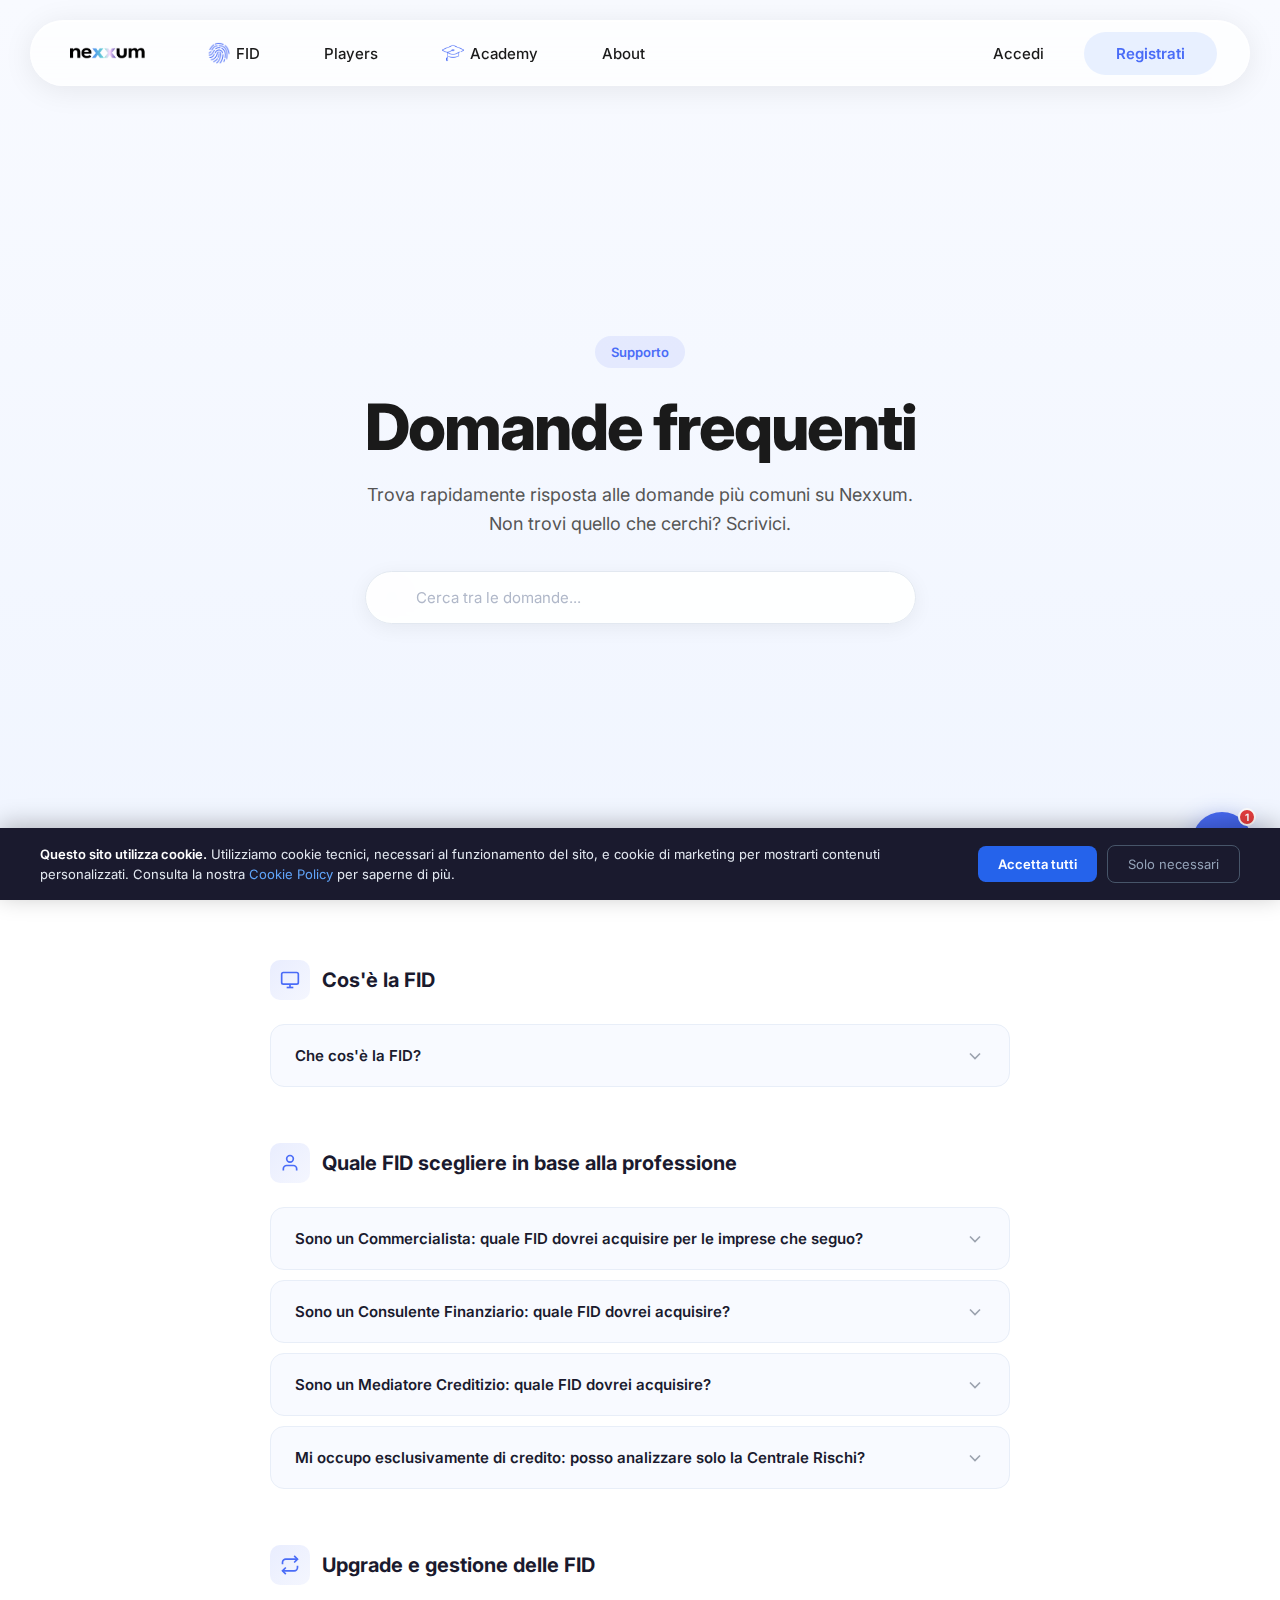
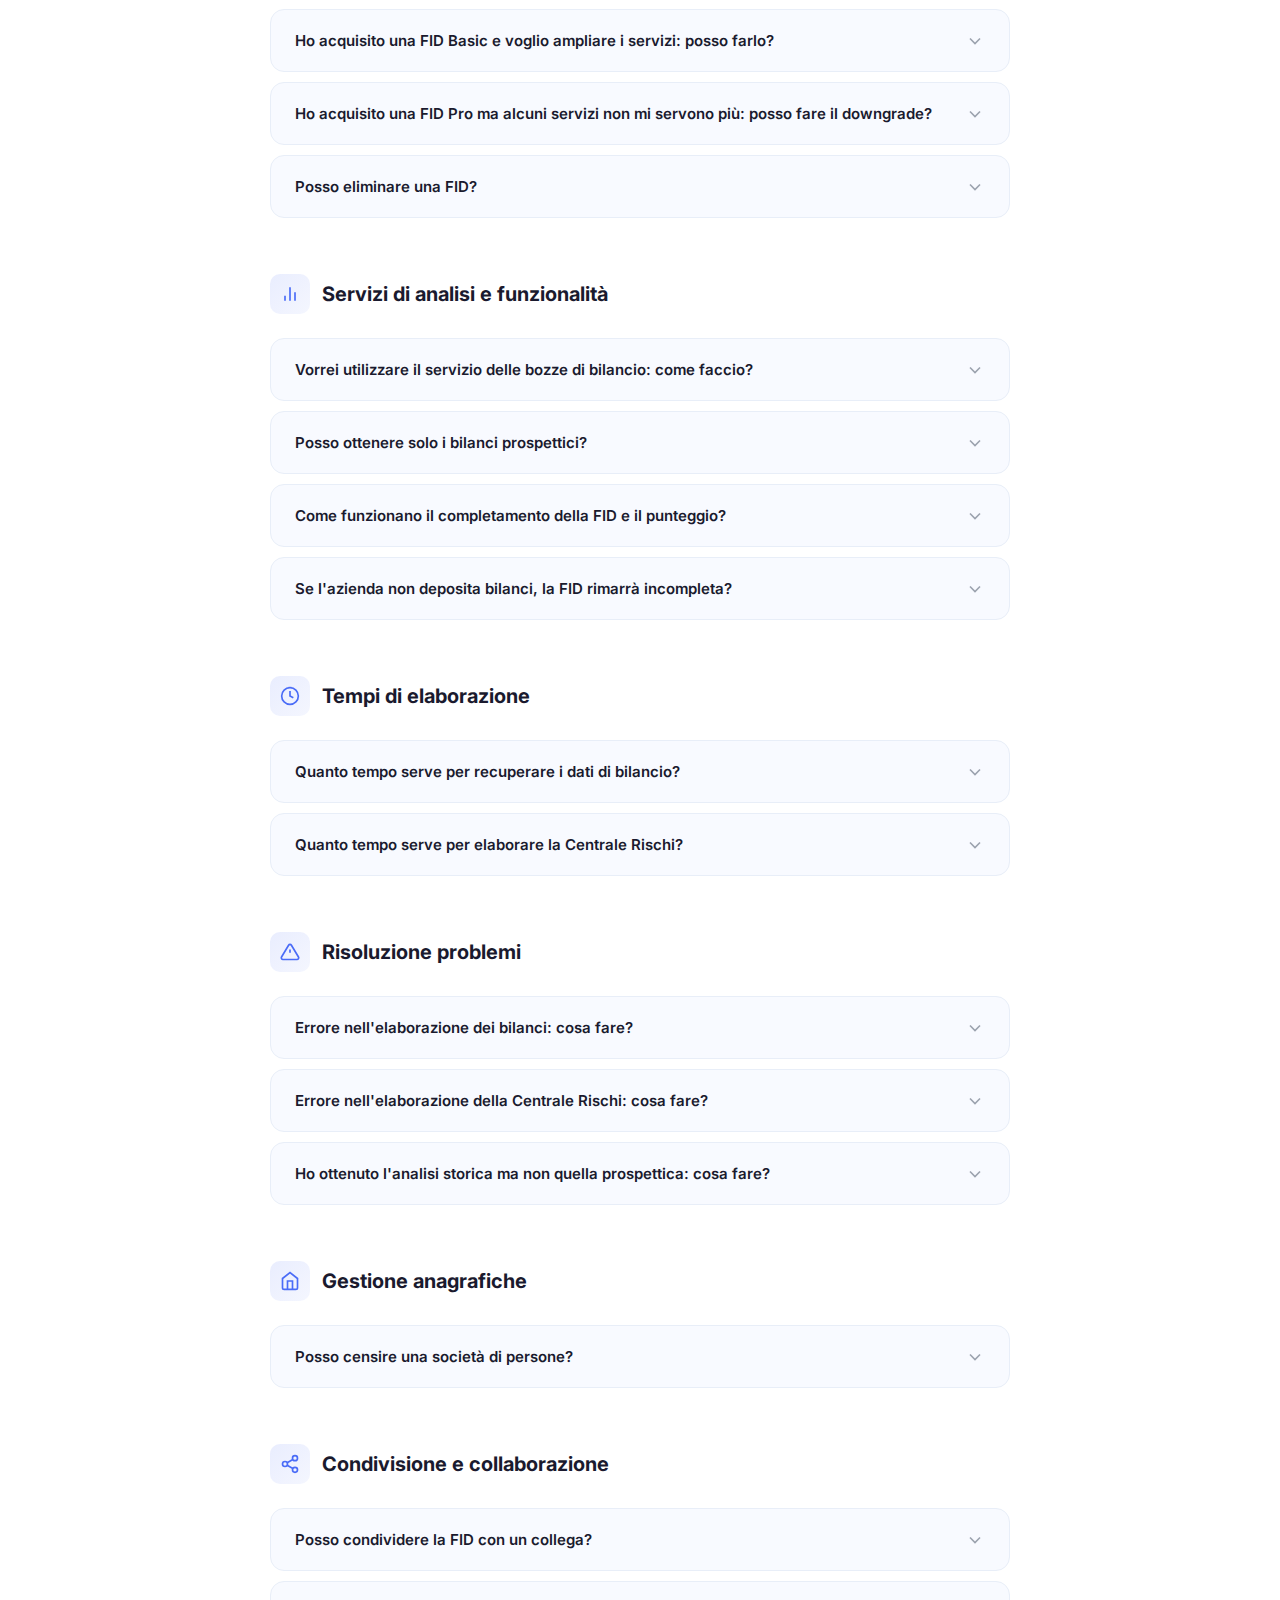
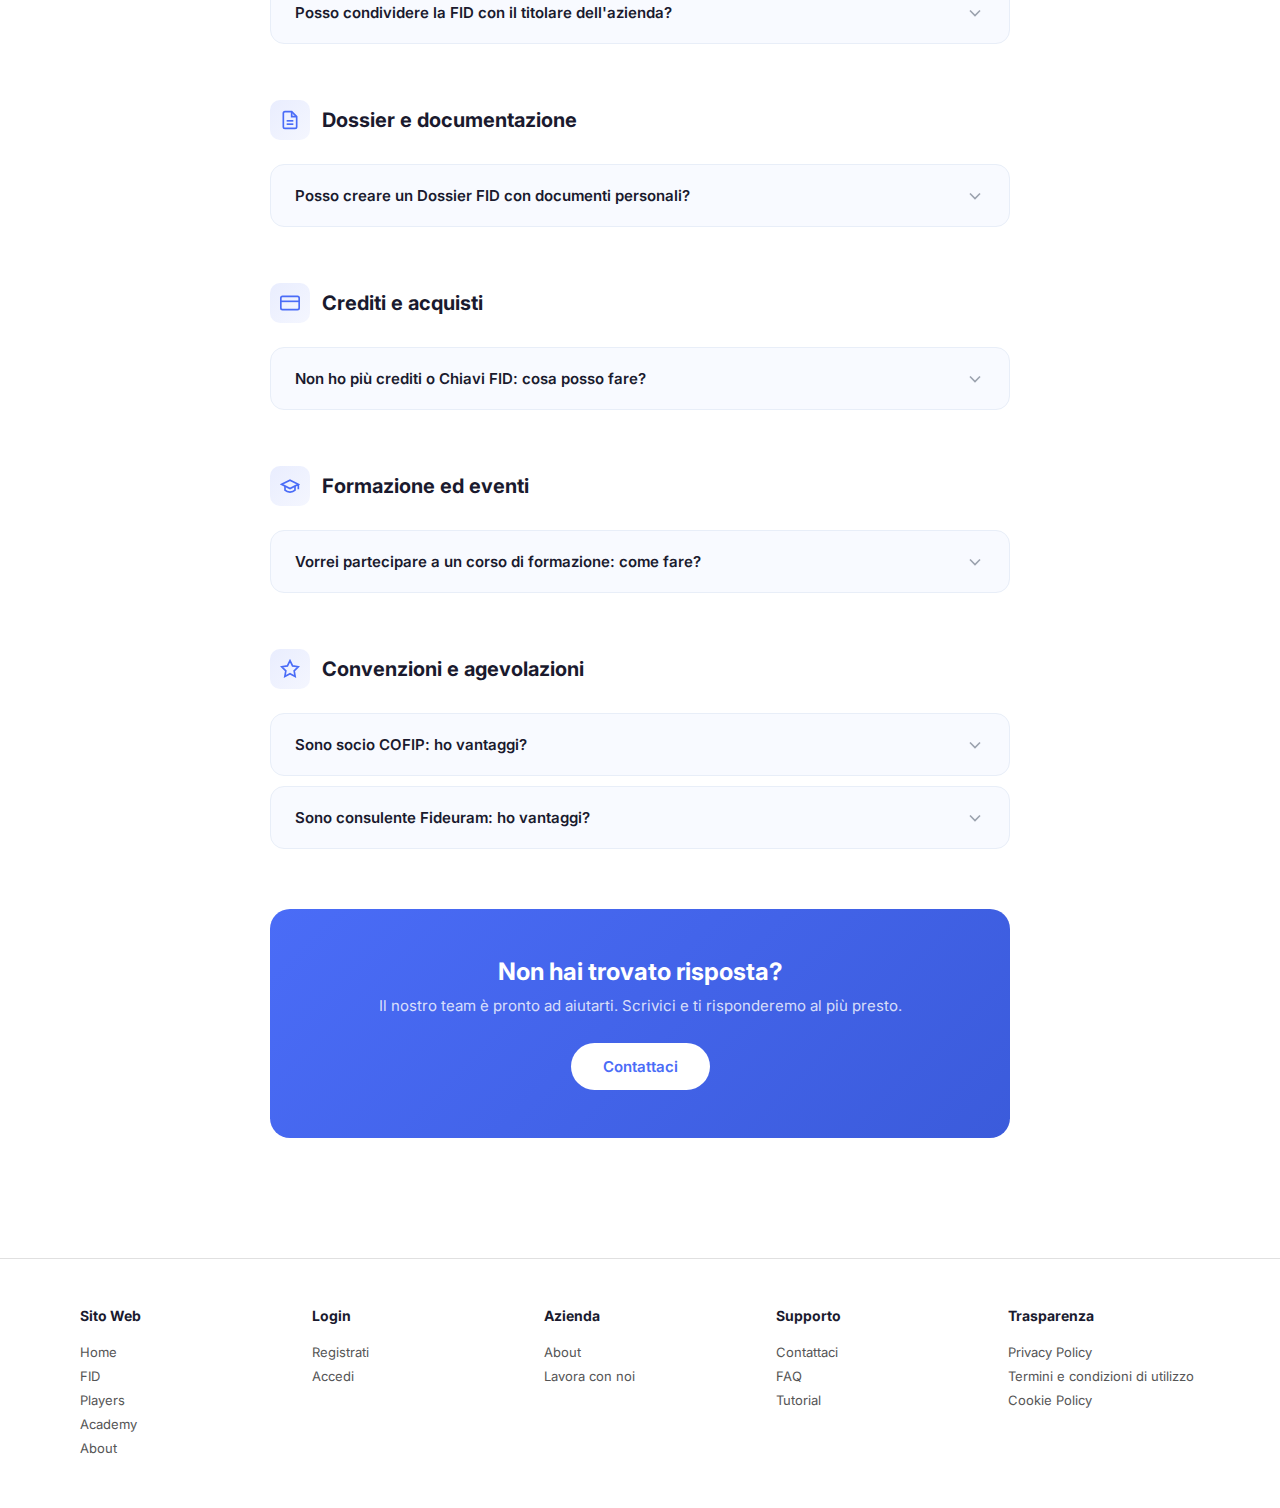
<file: faq.html>
<!DOCTYPE html>
<html lang="it">
<head>
    <meta charset="UTF-8">
    <meta name="viewport" content="width=device-width, initial-scale=1.0">
    <title>Nexxum - FAQ</title>
    <link rel="stylesheet" href="styles.css">
    <link rel="preconnect" href="https://fonts.googleapis.com">
    <link rel="preconnect" href="https://fonts.gstatic.com" crossorigin>
    <link href="https://fonts.googleapis.com/css2?family=Inter:wght@400;500;600;700;800&display=swap" rel="stylesheet">
    <style>
        /* ── FAQ Hero ── */
        .faq-hero {
            min-height: 100vh;
            display: flex;
            align-items: center;
            padding-top: 120px;
            padding-bottom: 60px;
        }
        .faq-hero-container {
            max-width: 860px;
            margin: 0 auto;
            padding: 0 60px;
            text-align: center;
        }
        .faq-hero-badge {
            display: inline-block;
            background: rgba(74, 108, 247, 0.1);
            color: #4a6cf7;
            font-size: 13px;
            font-weight: 600;
            padding: 8px 16px;
            border-radius: 50px;
            margin-bottom: 20px;
        }
        .faq-hero-title {
            font-size: 64px;
            font-weight: 800;
            color: #1a1a1a;
            letter-spacing: -2px;
            margin-bottom: 16px;
        }
        .faq-hero-subtitle {
            font-size: 18px;
            color: #555;
            line-height: 1.6;
            margin-bottom: 32px;
        }
        .faq-search-wrap {
            position: relative;
            max-width: 560px;
            margin: 0 auto;
        }
        .faq-search-icon {
            position: absolute;
            left: 18px;
            top: 50%;
            transform: translateY(-50%);
            color: #9ca3af;
            pointer-events: none;
        }
        .faq-search {
            width: 100%;
            padding: 16px 20px 16px 50px;
            border: 1.5px solid #e2e8f0;
            border-radius: 50px;
            font-size: 15px;
            font-family: 'Inter', sans-serif;
            color: #1a1a2e;
            background: rgba(255,255,255,0.9);
            backdrop-filter: blur(10px);
            transition: all 0.25s ease;
            outline: none;
            box-shadow: 0 4px 20px rgba(0,0,0,0.06);
        }
        .faq-search:focus {
            border-color: #4a6cf7;
            box-shadow: 0 0 0 4px rgba(74, 108, 247, 0.08), 0 4px 20px rgba(0,0,0,0.06);
        }
        .faq-search::placeholder { color: #b0b8c9; }

        /* ── FAQ Body ── */
        .faq-body {
            padding: 60px 0 120px;
            background: #ffffff;
        }
        .faq-body-container {
            max-width: 860px;
            margin: 0 auto;
            padding: 0 60px;
        }

        /* ── Category ── */
        .faq-category {
            margin-bottom: 56px;
        }
        .faq-category-header {
            display: flex;
            align-items: center;
            gap: 12px;
            margin-bottom: 24px;
        }
        .faq-category-icon {
            width: 40px;
            height: 40px;
            border-radius: 10px;
            background: linear-gradient(135deg, rgba(74, 108, 247, 0.12) 0%, rgba(74, 108, 247, 0.06) 100%);
            color: #4a6cf7;
            display: flex;
            align-items: center;
            justify-content: center;
            flex-shrink: 0;
        }
        .faq-category-title {
            font-size: 20px;
            font-weight: 700;
            color: #1a1a2e;
        }

        /* ── Accordion ── */
        .faq-list {
            display: flex;
            flex-direction: column;
            gap: 10px;
        }
        .faq-item {
            background: #f8faff;
            border: 1.5px solid #e8eef8;
            border-radius: 14px;
            overflow: hidden;
            transition: border-color 0.2s ease, box-shadow 0.2s ease;
        }
        .faq-item.open {
            border-color: #c7d5fc;
            box-shadow: 0 4px 16px rgba(74, 108, 247, 0.08);
        }
        .faq-item.hidden-by-search {
            display: none;
        }
        .faq-question {
            width: 100%;
            background: none;
            border: none;
            padding: 20px 24px;
            display: flex;
            align-items: center;
            justify-content: space-between;
            gap: 16px;
            cursor: pointer;
            font-family: 'Inter', sans-serif;
            text-align: left;
        }
        .faq-question-text {
            font-size: 15px;
            font-weight: 600;
            color: #1a1a2e;
            line-height: 1.4;
        }
        .faq-chevron {
            flex-shrink: 0;
            width: 20px;
            height: 20px;
            color: #9ca3af;
            transition: transform 0.3s ease, color 0.2s ease;
        }
        .faq-item.open .faq-chevron {
            transform: rotate(180deg);
            color: #4a6cf7;
        }
        .faq-answer {
            max-height: 0;
            overflow: hidden;
            transition: max-height 0.35s ease;
        }
        .faq-answer-inner {
            padding: 0 24px 20px;
            font-size: 15px;
            color: #555;
            line-height: 1.7;
            border-top: 1px solid #edf0f7;
            padding-top: 16px;
        }
        .faq-answer-inner a {
            color: #4a6cf7;
            font-weight: 600;
            text-decoration: none;
        }
        .faq-answer-inner a:hover { text-decoration: underline; }

        /* ── No results ── */
        .faq-no-results {
            text-align: center;
            padding: 60px 0;
            display: none;
        }
        .faq-no-results p {
            font-size: 16px;
            color: #9ca3af;
            margin-bottom: 16px;
        }

        /* ── CTA bottom ── */
        .faq-cta {
            background: linear-gradient(135deg, #4a6cf7 0%, #3b5bdb 100%);
            border-radius: 20px;
            padding: 48px 40px;
            text-align: center;
            margin-top: 60px;
        }
        .faq-cta-title {
            font-size: 24px;
            font-weight: 700;
            color: #ffffff;
            margin-bottom: 10px;
        }
        .faq-cta-sub {
            font-size: 15px;
            color: rgba(255,255,255,0.8);
            margin-bottom: 28px;
        }
        .btn-faq-cta {
            display: inline-block;
            background: #ffffff;
            color: #4a6cf7;
            padding: 14px 32px;
            border-radius: 50px;
            font-size: 15px;
            font-weight: 600;
            text-decoration: none;
            transition: all 0.2s ease;
        }
        .btn-faq-cta:hover {
            background: #f0f4ff;
            transform: translateY(-2px);
        }

        /* ═══════════════════════════════
           CHATBOT
        ═══════════════════════════════ */
        .chatbot-bubble {
            position: fixed;
            bottom: 28px;
            right: 28px;
            z-index: 9999;
        }
        .chatbot-toggle {
            width: 60px;
            height: 60px;
            border-radius: 50%;
            background: linear-gradient(135deg, #4a6cf7 0%, #3b5bdb 100%);
            border: none;
            cursor: pointer;
            display: flex;
            align-items: center;
            justify-content: center;
            box-shadow: 0 6px 24px rgba(74, 108, 247, 0.4);
            transition: all 0.3s ease;
            color: #ffffff;
        }
        .chatbot-toggle:hover {
            transform: scale(1.08);
            box-shadow: 0 8px 32px rgba(74, 108, 247, 0.5);
        }
        .chatbot-toggle .icon-chat,
        .chatbot-toggle .icon-close { transition: opacity 0.2s ease, transform 0.2s ease; }
        .chatbot-toggle .icon-close {
            position: absolute;
            opacity: 0;
            transform: rotate(-45deg);
        }
        .chatbot-bubble.open .chatbot-toggle .icon-chat { opacity: 0; transform: rotate(45deg); }
        .chatbot-bubble.open .chatbot-toggle .icon-close { opacity: 1; transform: rotate(0deg); }

        .chatbot-badge {
            position: absolute;
            top: -4px;
            right: -4px;
            width: 18px;
            height: 18px;
            background: #e53e3e;
            border-radius: 50%;
            border: 2px solid #fff;
            font-size: 10px;
            font-weight: 700;
            color: #fff;
            display: flex;
            align-items: center;
            justify-content: center;
        }
        .chatbot-badge.hidden { display: none; }

        .chatbot-window {
            position: absolute;
            bottom: 76px;
            right: 0;
            width: 360px;
            max-height: 520px;
            background: #ffffff;
            border-radius: 20px;
            box-shadow: 0 20px 60px rgba(0,0,0,0.15), 0 4px 20px rgba(0,0,0,0.08);
            display: flex;
            flex-direction: column;
            overflow: hidden;
            transform: scale(0.85) translateY(20px);
            transform-origin: bottom right;
            opacity: 0;
            pointer-events: none;
            transition: all 0.3s cubic-bezier(0.34, 1.56, 0.64, 1);
        }
        .chatbot-bubble.open .chatbot-window {
            transform: scale(1) translateY(0);
            opacity: 1;
            pointer-events: all;
        }

        .chatbot-header {
            background: linear-gradient(135deg, #4a6cf7 0%, #3b5bdb 100%);
            padding: 18px 20px;
            display: flex;
            align-items: center;
            gap: 12px;
        }
        .chatbot-avatar {
            width: 38px;
            height: 38px;
            border-radius: 50%;
            background: rgba(255,255,255,0.2);
            display: flex;
            align-items: center;
            justify-content: center;
            flex-shrink: 0;
        }
        .chatbot-header-info { flex: 1; }
        .chatbot-header-name {
            font-size: 14px;
            font-weight: 700;
            color: #ffffff;
        }
        .chatbot-header-status {
            font-size: 12px;
            color: rgba(255,255,255,0.75);
            display: flex;
            align-items: center;
            gap: 5px;
        }
        .status-dot {
            width: 7px;
            height: 7px;
            border-radius: 50%;
            background: #4ade80;
            display: inline-block;
        }

        .chatbot-messages {
            flex: 1;
            overflow-y: auto;
            padding: 16px;
            display: flex;
            flex-direction: column;
            gap: 12px;
            scroll-behavior: smooth;
        }
        .chatbot-messages::-webkit-scrollbar { width: 4px; }
        .chatbot-messages::-webkit-scrollbar-track { background: transparent; }
        .chatbot-messages::-webkit-scrollbar-thumb { background: #e2e8f0; border-radius: 4px; }

        .msg {
            display: flex;
            gap: 8px;
            align-items: flex-end;
        }
        .msg.bot { justify-content: flex-start; }
        .msg.user { justify-content: flex-end; }

        .msg-bubble {
            max-width: 80%;
            padding: 10px 14px;
            border-radius: 16px;
            font-size: 13.5px;
            line-height: 1.5;
        }
        .msg.bot .msg-bubble {
            background: #f0f4ff;
            color: #1a1a2e;
            border-bottom-left-radius: 4px;
        }
        .msg.user .msg-bubble {
            background: #4a6cf7;
            color: #ffffff;
            border-bottom-right-radius: 4px;
        }

        .msg-avatar {
            width: 26px;
            height: 26px;
            border-radius: 50%;
            background: linear-gradient(135deg, #4a6cf7, #3b5bdb);
            display: flex;
            align-items: center;
            justify-content: center;
            flex-shrink: 0;
            font-size: 11px;
            font-weight: 700;
            color: #fff;
        }

        /* Quick replies */
        .quick-replies {
            display: flex;
            flex-wrap: wrap;
            gap: 6px;
            margin-top: 6px;
        }
        .quick-reply-btn {
            background: #ffffff;
            border: 1.5px solid #d0d8f0;
            color: #4a6cf7;
            font-size: 12px;
            font-weight: 600;
            font-family: 'Inter', sans-serif;
            padding: 6px 12px;
            border-radius: 50px;
            cursor: pointer;
            transition: all 0.2s ease;
        }
        .quick-reply-btn:hover {
            background: #4a6cf7;
            color: #ffffff;
            border-color: #4a6cf7;
        }

        /* Typing indicator */
        .typing-indicator {
            display: none;
            align-items: center;
            gap: 8px;
        }
        .typing-indicator.show { display: flex; }
        .typing-dots {
            background: #f0f4ff;
            padding: 10px 14px;
            border-radius: 16px;
            border-bottom-left-radius: 4px;
            display: flex;
            gap: 4px;
            align-items: center;
        }
        .typing-dots span {
            width: 6px;
            height: 6px;
            border-radius: 50%;
            background: #9ca3af;
            animation: typing 1.2s infinite;
        }
        .typing-dots span:nth-child(2) { animation-delay: 0.2s; }
        .typing-dots span:nth-child(3) { animation-delay: 0.4s; }
        @keyframes typing {
            0%, 60%, 100% { transform: translateY(0); opacity: 0.5; }
            30% { transform: translateY(-4px); opacity: 1; }
        }

        /* Input area */
        .chatbot-input-area {
            padding: 12px 16px;
            border-top: 1px solid #f0f4ff;
            display: flex;
            gap: 8px;
            align-items: center;
        }
        .chatbot-input {
            flex: 1;
            padding: 10px 16px;
            border: 1.5px solid #e2e8f0;
            border-radius: 50px;
            font-size: 13.5px;
            font-family: 'Inter', sans-serif;
            color: #1a1a2e;
            background: #f8faff;
            outline: none;
            transition: border-color 0.2s ease;
        }
        .chatbot-input:focus { border-color: #4a6cf7; background: #fff; }
        .chatbot-input::placeholder { color: #b0b8c9; }
        .chatbot-send {
            width: 38px;
            height: 38px;
            border-radius: 50%;
            background: #4a6cf7;
            border: none;
            cursor: pointer;
            display: flex;
            align-items: center;
            justify-content: center;
            color: #ffffff;
            flex-shrink: 0;
            transition: all 0.2s ease;
        }
        .chatbot-send:hover { background: #3b5bdb; transform: scale(1.05); }
        .chatbot-send:disabled { background: #d0d8f0; cursor: not-allowed; transform: none; }

        @media (max-width: 768px) {
            .faq-hero-title { font-size: 42px; }
            .faq-body-container, .faq-hero-container { padding: 0 24px; }
            .chatbot-window { width: calc(100vw - 56px); }
        }
    </style>
</head>
<body>
    <nav class="navbar">
        <div class="nav-container">
            <div class="nav-left">
                <a href="index.html" class="logo">
                    <img src="260130_Nexxum_Logo.png" alt="Nexxum" class="logo-img">
                </a>
                <ul class="nav-menu">
                    <li>
                        <a href="fid.html" class="nav-link">
                            <img src="icons8-impronta-digitale-50-blue.png" alt="FID" class="nav-icon-img">
                            FID
                        </a>
                    </li>
                    <li><a href="players.html" class="nav-link">Players</a></li>
                    <li>
                        <a href="academy.html" class="nav-link">
                            <img src="mortarboard-blue.png" alt="Academy" class="nav-icon-img">
                            Academy
                        </a>
                    </li>
                    <li><a href="about.html" class="nav-link">About</a></li>
                </ul>
            </div>
            <button class="hamburger" id="hamburger" aria-label="Menu">
                <span></span>
                <span></span>
                <span></span>
            </button>
            <div class="nav-right">
                <a href="https://auth.app.nexxum.it/realms/nexxum/login-actions/authenticate?client_id=nexxum-data&tab_id=F_lFXhoql-0" class="nav-link login">Accedi</a>
                <a href="https://auth.app.nexxum.it/realms/nexxum/login-actions/registration?client_id=nexxum-data&tab_id=er_XM1Qq2pM" class="btn-register">Registrati</a>
            </div>
        </div>
    </nav>

    <div class="mobile-nav-overlay" id="mobileNav">
        <a href="index.html">Home</a>
        <a href="fid.html"><img src="icons8-impronta-digitale-50-blue.png" alt="FID" class="nav-icon-img"> FID</a>
        <a href="players.html">Players</a>
        <a href="academy.html"><img src="mortarboard-blue.png" alt="Academy" class="nav-icon-img"> Academy</a>
        <a href="about.html">About</a>
        <div class="mobile-nav-divider"></div>
        <a href="https://auth.app.nexxum.it/realms/nexxum/login-actions/authenticate?client_id=nexxum-data&tab_id=F_lFXhoql-0" class="mobile-nav-login">Accedi</a>
        <a href="https://auth.app.nexxum.it/realms/nexxum/login-actions/registration?client_id=nexxum-data&tab_id=er_XM1Qq2pM" class="mobile-nav-register">Registrati</a>
    </div>

    <main>
        <!-- ── Hero ── -->
        <section class="faq-hero">
            <div class="faq-hero-container">
                <div class="faq-hero-badge">Supporto</div>
                <h1 class="faq-hero-title">Domande frequenti</h1>
                <p class="faq-hero-subtitle">Trova rapidamente risposta alle domande più comuni su Nexxum.<br>Non trovi quello che cerchi? Scrivici.</p>
                <div class="faq-search-wrap">
                    <svg class="faq-search-icon" width="18" height="18" viewBox="0 0 24 24" fill="none" stroke="currentColor" stroke-width="2"><circle cx="11" cy="11" r="8"/><line x1="21" y1="21" x2="16.65" y2="16.65"/></svg>
                    <input type="text" id="faqSearch" class="faq-search" placeholder="Cerca tra le domande...">
                </div>
            </div>
        </section>

        <!-- ── FAQ Body ── -->
        <section class="faq-body">
            <div class="faq-body-container">

                <!-- 1 · Cos'è la FID -->
                <div class="faq-category">
                    <div class="faq-category-header">
                        <div class="faq-category-icon">
                            <svg width="20" height="20" viewBox="0 0 24 24" fill="none" stroke="currentColor" stroke-width="2"><rect x="2" y="3" width="20" height="14" rx="2"/><line x1="8" y1="21" x2="16" y2="21"/><line x1="12" y1="17" x2="12" y2="21"/></svg>
                        </div>
                        <h2 class="faq-category-title">Cos'è la FID</h2>
                    </div>
                    <div class="faq-list">
                        <div class="faq-item">
                            <button class="faq-question" aria-expanded="false">
                                <span class="faq-question-text">Che cos'è la FID?</span>
                                <svg class="faq-chevron" viewBox="0 0 24 24" fill="none" stroke="currentColor" stroke-width="2"><polyline points="6 9 12 15 18 9"/></svg>
                            </button>
                            <div class="faq-answer" role="region">
                                <div class="faq-answer-inner">La FID (Financial Identity Document) è l'identità economico-finanziaria di un'impresa. Si tratta di un set documentale standardizzato che raccoglie dati provenienti da fonti ufficiali, tra cui:<br><br>• <strong>Cerved</strong> per i dati di bilancio<br>• <strong>Centrale Rischi della Banca d'Italia</strong> per l'analisi dell'esposizione bancaria</div>
                            </div>
                        </div>
                    </div>
                </div>

                <!-- 2 · Quale FID scegliere -->
                <div class="faq-category">
                    <div class="faq-category-header">
                        <div class="faq-category-icon">
                            <svg width="20" height="20" viewBox="0 0 24 24" fill="none" stroke="currentColor" stroke-width="2"><path d="M20 21v-2a4 4 0 0 0-4-4H8a4 4 0 0 0-4 4v2"/><circle cx="12" cy="7" r="4"/></svg>
                        </div>
                        <h2 class="faq-category-title">Quale FID scegliere in base alla professione</h2>
                    </div>
                    <div class="faq-list">
                        <div class="faq-item">
                            <button class="faq-question" aria-expanded="false">
                                <span class="faq-question-text">Sono un Commercialista: quale FID dovrei acquisire per le imprese che seguo?</span>
                                <svg class="faq-chevron" viewBox="0 0 24 24" fill="none" stroke="currentColor" stroke-width="2"><polyline points="6 9 12 15 18 9"/></svg>
                            </button>
                            <div class="faq-answer" role="region">
                                <div class="faq-answer-inner">La soluzione consigliata è la <strong>FID Pro</strong>, perché:<br><br>• Acquisisce automaticamente i dati ufficiali<br>• Permette analisi su bozze di bilancio<br>• Consente simulazioni e scenari prospettici</div>
                            </div>
                        </div>
                        <div class="faq-item">
                            <button class="faq-question" aria-expanded="false">
                                <span class="faq-question-text">Sono un Consulente Finanziario: quale FID dovrei acquisire?</span>
                                <svg class="faq-chevron" viewBox="0 0 24 24" fill="none" stroke="currentColor" stroke-width="2"><polyline points="6 9 12 15 18 9"/></svg>
                            </button>
                            <div class="faq-answer" role="region">
                                <div class="faq-answer-inner">La soluzione più adatta è la <strong>FID Plus</strong>, che:<br><br>• Acquisisce automaticamente tutti i dati necessari<br>• Permette di dialogare con l'imprenditore con dati autorevoli e completi</div>
                            </div>
                        </div>
                        <div class="faq-item">
                            <button class="faq-question" aria-expanded="false">
                                <span class="faq-question-text">Sono un Mediatore Creditizio: quale FID dovrei acquisire?</span>
                                <svg class="faq-chevron" viewBox="0 0 24 24" fill="none" stroke="currentColor" stroke-width="2"><polyline points="6 9 12 15 18 9"/></svg>
                            </button>
                            <div class="faq-answer" role="region">
                                <div class="faq-answer-inner">La soluzione indicata è la <strong>FID Premium</strong>, progettata per:<br><br>• Ottenere tutti i dati necessari<br>• Effettuare una pre-valutazione creditizia efficace</div>
                            </div>
                        </div>
                        <div class="faq-item">
                            <button class="faq-question" aria-expanded="false">
                                <span class="faq-question-text">Mi occupo esclusivamente di credito: posso analizzare solo la Centrale Rischi?</span>
                                <svg class="faq-chevron" viewBox="0 0 24 24" fill="none" stroke="currentColor" stroke-width="2"><polyline points="6 9 12 15 18 9"/></svg>
                            </button>
                            <div class="faq-answer" role="region">
                                <div class="faq-answer-inner">Sì. Puoi acquisire la <strong>FID Basic</strong>, che consente fino a 12 elaborazioni della Centrale Rischi.</div>
                            </div>
                        </div>
                    </div>
                </div>

                <!-- 3 · Upgrade e gestione -->
                <div class="faq-category">
                    <div class="faq-category-header">
                        <div class="faq-category-icon">
                            <svg width="20" height="20" viewBox="0 0 24 24" fill="none" stroke="currentColor" stroke-width="2"><polyline points="17 1 21 5 17 9"/><path d="M3 11V9a4 4 0 0 1 4-4h14"/><polyline points="7 23 3 19 7 15"/><path d="M21 13v2a4 4 0 0 1-4 4H3"/></svg>
                        </div>
                        <h2 class="faq-category-title">Upgrade e gestione delle FID</h2>
                    </div>
                    <div class="faq-list">
                        <div class="faq-item">
                            <button class="faq-question" aria-expanded="false">
                                <span class="faq-question-text">Ho acquisito una FID Basic e voglio ampliare i servizi: posso farlo?</span>
                                <svg class="faq-chevron" viewBox="0 0 24 24" fill="none" stroke="currentColor" stroke-width="2"><polyline points="6 9 12 15 18 9"/></svg>
                            </button>
                            <div class="faq-answer" role="region">
                                <div class="faq-answer-inner">Sì. Puoi effettuare l'upgrade in qualsiasi momento (es. da FID Basic a FID Pro).</div>
                            </div>
                        </div>
                        <div class="faq-item">
                            <button class="faq-question" aria-expanded="false">
                                <span class="faq-question-text">Ho acquisito una FID Pro ma alcuni servizi non mi servono più: posso fare il downgrade?</span>
                                <svg class="faq-chevron" viewBox="0 0 24 24" fill="none" stroke="currentColor" stroke-width="2"><polyline points="6 9 12 15 18 9"/></svg>
                            </button>
                            <div class="faq-answer" role="region">
                                <div class="faq-answer-inner">Sì. Il downgrade è possibile in qualsiasi momento, ma la FID manterrà lo status attuale fino alla scadenza.</div>
                            </div>
                        </div>
                        <div class="faq-item">
                            <button class="faq-question" aria-expanded="false">
                                <span class="faq-question-text">Posso eliminare una FID?</span>
                                <svg class="faq-chevron" viewBox="0 0 24 24" fill="none" stroke="currentColor" stroke-width="2"><polyline points="6 9 12 15 18 9"/></svg>
                            </button>
                            <div class="faq-answer" role="region">
                                <div class="faq-answer-inner">Sì. Ti consigliamo di scaricare prima tutte le elaborazioni effettuate.</div>
                            </div>
                        </div>
                    </div>
                </div>

                <!-- 4 · Servizi e funzionalità -->
                <div class="faq-category">
                    <div class="faq-category-header">
                        <div class="faq-category-icon">
                            <svg width="20" height="20" viewBox="0 0 24 24" fill="none" stroke="currentColor" stroke-width="2"><line x1="18" y1="20" x2="18" y2="10"/><line x1="12" y1="20" x2="12" y2="4"/><line x1="6" y1="20" x2="6" y2="14"/></svg>
                        </div>
                        <h2 class="faq-category-title">Servizi di analisi e funzionalità</h2>
                    </div>
                    <div class="faq-list">
                        <div class="faq-item">
                            <button class="faq-question" aria-expanded="false">
                                <span class="faq-question-text">Vorrei utilizzare il servizio delle bozze di bilancio: come faccio?</span>
                                <svg class="faq-chevron" viewBox="0 0 24 24" fill="none" stroke="currentColor" stroke-width="2"><polyline points="6 9 12 15 18 9"/></svg>
                            </button>
                            <div class="faq-answer" role="region">
                                <div class="faq-answer-inner">Segui questi passaggi:<br><br>1. Seleziona la FID interessata<br>2. Accedi al servizio <strong>Analisi Storica di Bilancio</strong><br>3. Entra in Ce.Bi. Suite tramite l'apposito pulsante<br>4. Crea la bozza di bilancio<br>5. Scaricala e ricaricala su Nexxum per completare la FID</div>
                            </div>
                        </div>
                        <div class="faq-item">
                            <button class="faq-question" aria-expanded="false">
                                <span class="faq-question-text">Posso ottenere solo i bilanci prospettici?</span>
                                <svg class="faq-chevron" viewBox="0 0 24 24" fill="none" stroke="currentColor" stroke-width="2"><polyline points="6 9 12 15 18 9"/></svg>
                            </button>
                            <div class="faq-answer" role="region">
                                <div class="faq-answer-inner">No. Per ottenere le elaborazioni prospettiche automatiche è necessario acquisire una FID che includa l'Analisi Storica di Bilancio.</div>
                            </div>
                        </div>
                        <div class="faq-item">
                            <button class="faq-question" aria-expanded="false">
                                <span class="faq-question-text">Come funzionano il completamento della FID e il punteggio?</span>
                                <svg class="faq-chevron" viewBox="0 0 24 24" fill="none" stroke="currentColor" stroke-width="2"><polyline points="6 9 12 15 18 9"/></svg>
                            </button>
                            <div class="faq-answer" role="region">
                                <div class="faq-answer-inner">Il sistema valuta la completezza documentale tramite un algoritmo che considera:<br><br>• I servizi disponibili nella FID<br>• Il livello di documentazione caricata<br><br>Il punteggio sarà pienamente coerente solo quando tutti i servizi previsti saranno attivi.</div>
                            </div>
                        </div>
                        <div class="faq-item">
                            <button class="faq-question" aria-expanded="false">
                                <span class="faq-question-text">Se l'azienda non deposita bilanci, la FID rimarrà incompleta?</span>
                                <svg class="faq-chevron" viewBox="0 0 24 24" fill="none" stroke="currentColor" stroke-width="2"><polyline points="6 9 12 15 18 9"/></svg>
                            </button>
                            <div class="faq-answer" role="region">
                                <div class="faq-answer-inner">No. L'algoritmo riconosce la tipologia di azienda e ricalibra automaticamente il punteggio in base ai servizi realmente disponibili.</div>
                            </div>
                        </div>
                    </div>
                </div>

                <!-- 5 · Tempi di elaborazione -->
                <div class="faq-category">
                    <div class="faq-category-header">
                        <div class="faq-category-icon">
                            <svg width="20" height="20" viewBox="0 0 24 24" fill="none" stroke="currentColor" stroke-width="2"><circle cx="12" cy="12" r="10"/><polyline points="12 6 12 12 16 14"/></svg>
                        </div>
                        <h2 class="faq-category-title">Tempi di elaborazione</h2>
                    </div>
                    <div class="faq-list">
                        <div class="faq-item">
                            <button class="faq-question" aria-expanded="false">
                                <span class="faq-question-text">Quanto tempo serve per recuperare i dati di bilancio?</span>
                                <svg class="faq-chevron" viewBox="0 0 24 24" fill="none" stroke="currentColor" stroke-width="2"><polyline points="6 9 12 15 18 9"/></svg>
                            </button>
                            <div class="faq-answer" role="region">
                                <div class="faq-answer-inner">• <strong>Mediamente:</strong> circa 10 minuti<br>• <strong>In caso di traffico elevato:</strong> fino a 30 minuti</div>
                            </div>
                        </div>
                        <div class="faq-item">
                            <button class="faq-question" aria-expanded="false">
                                <span class="faq-question-text">Quanto tempo serve per elaborare la Centrale Rischi?</span>
                                <svg class="faq-chevron" viewBox="0 0 24 24" fill="none" stroke="currentColor" stroke-width="2"><polyline points="6 9 12 15 18 9"/></svg>
                            </button>
                            <div class="faq-answer" role="region">
                                <div class="faq-answer-inner">• <strong>Mediamente:</strong> circa 10 minuti<br>• <strong>In caso di traffico elevato:</strong> fino a 30 minuti</div>
                            </div>
                        </div>
                    </div>
                </div>

                <!-- 6 · Risoluzione problemi -->
                <div class="faq-category">
                    <div class="faq-category-header">
                        <div class="faq-category-icon">
                            <svg width="20" height="20" viewBox="0 0 24 24" fill="none" stroke="currentColor" stroke-width="2"><path d="M10.29 3.86L1.82 18a2 2 0 0 0 1.71 3h16.94a2 2 0 0 0 1.71-3L13.71 3.86a2 2 0 0 0-3.42 0z"/><line x1="12" y1="9" x2="12" y2="13"/><line x1="12" y1="17" x2="12.01" y2="17"/></svg>
                        </div>
                        <h2 class="faq-category-title">Risoluzione problemi</h2>
                    </div>
                    <div class="faq-list">
                        <div class="faq-item">
                            <button class="faq-question" aria-expanded="false">
                                <span class="faq-question-text">Errore nell'elaborazione dei bilanci: cosa fare?</span>
                                <svg class="faq-chevron" viewBox="0 0 24 24" fill="none" stroke="currentColor" stroke-width="2"><polyline points="6 9 12 15 18 9"/></svg>
                            </button>
                            <div class="faq-answer" role="region">
                                <div class="faq-answer-inner">Invia una mail a <a href="mailto:assistenza@nexxum.it">assistenza@nexxum.it</a>. Il team verificherà se il problema dipende dall'infrastruttura Nexxum o dai flussi Cerved.</div>
                            </div>
                        </div>
                        <div class="faq-item">
                            <button class="faq-question" aria-expanded="false">
                                <span class="faq-question-text">Errore nell'elaborazione della Centrale Rischi: cosa fare?</span>
                                <svg class="faq-chevron" viewBox="0 0 24 24" fill="none" stroke="currentColor" stroke-width="2"><polyline points="6 9 12 15 18 9"/></svg>
                            </button>
                            <div class="faq-answer" role="region">
                                <div class="faq-answer-inner">Prima di contattare l'assistenza, verifica che:<br><br>• Il PDF caricato sia la visura originale della CR, non modificata<br>• Codice fiscale e Partita IVA coincidano con l'anagrafica selezionata<br><br>Se il problema persiste, scrivi a <a href="mailto:assistenza@nexxum.it">assistenza@nexxum.it</a>.</div>
                            </div>
                        </div>
                        <div class="faq-item">
                            <button class="faq-question" aria-expanded="false">
                                <span class="faq-question-text">Ho ottenuto l'analisi storica ma non quella prospettica: cosa fare?</span>
                                <svg class="faq-chevron" viewBox="0 0 24 24" fill="none" stroke="currentColor" stroke-width="2"><polyline points="6 9 12 15 18 9"/></svg>
                            </button>
                            <div class="faq-answer" role="region">
                                <div class="faq-answer-inner">Contatta l'assistenza. In alcuni casi i bilanci prospettici potrebbero non essere disponibili nei flussi documentali Cerved.</div>
                            </div>
                        </div>
                    </div>
                </div>

                <!-- 7 · Gestione anagrafiche -->
                <div class="faq-category">
                    <div class="faq-category-header">
                        <div class="faq-category-icon">
                            <svg width="20" height="20" viewBox="0 0 24 24" fill="none" stroke="currentColor" stroke-width="2"><path d="M3 9l9-7 9 7v11a2 2 0 0 1-2 2H5a2 2 0 0 1-2-2z"/><polyline points="9 22 9 12 15 12 15 22"/></svg>
                        </div>
                        <h2 class="faq-category-title">Gestione anagrafiche</h2>
                    </div>
                    <div class="faq-list">
                        <div class="faq-item">
                            <button class="faq-question" aria-expanded="false">
                                <span class="faq-question-text">Posso censire una società di persone?</span>
                                <svg class="faq-chevron" viewBox="0 0 24 24" fill="none" stroke="currentColor" stroke-width="2"><polyline points="6 9 12 15 18 9"/></svg>
                            </button>
                            <div class="faq-answer" role="region">
                                <div class="faq-answer-inner">Sì. Il sistema potrebbe non riconoscere automaticamente la partita IVA, ma potrai censire manualmente la FID.<br><br><strong>Nota:</strong> in questo caso saranno disponibili solo i servizi gestiti (es. Centrale Rischi).</div>
                            </div>
                        </div>
                    </div>
                </div>

                <!-- 8 · Condivisione e collaborazione -->
                <div class="faq-category">
                    <div class="faq-category-header">
                        <div class="faq-category-icon">
                            <svg width="20" height="20" viewBox="0 0 24 24" fill="none" stroke="currentColor" stroke-width="2"><circle cx="18" cy="5" r="3"/><circle cx="6" cy="12" r="3"/><circle cx="18" cy="19" r="3"/><line x1="8.59" y1="13.51" x2="15.42" y2="17.49"/><line x1="15.41" y1="6.51" x2="8.59" y2="10.49"/></svg>
                        </div>
                        <h2 class="faq-category-title">Condivisione e collaborazione</h2>
                    </div>
                    <div class="faq-list">
                        <div class="faq-item">
                            <button class="faq-question" aria-expanded="false">
                                <span class="faq-question-text">Posso condividere la FID con un collega?</span>
                                <svg class="faq-chevron" viewBox="0 0 24 24" fill="none" stroke="currentColor" stroke-width="2"><polyline points="6 9 12 15 18 9"/></svg>
                            </button>
                            <div class="faq-answer" role="region">
                                <div class="faq-answer-inner">Sì. Dalla sezione <strong>Partners</strong> puoi invitare un collega a:<br><br>• Visualizzare la FID<br>• Collaborare operativamente</div>
                            </div>
                        </div>
                        <div class="faq-item">
                            <button class="faq-question" aria-expanded="false">
                                <span class="faq-question-text">Posso condividere la FID con il titolare dell'azienda?</span>
                                <svg class="faq-chevron" viewBox="0 0 24 24" fill="none" stroke="currentColor" stroke-width="2"><polyline points="6 9 12 15 18 9"/></svg>
                            </button>
                            <div class="faq-answer" role="region">
                                <div class="faq-answer-inner">Sì. Puoi invitare il titolare tramite la sezione <strong>Referenti</strong> per consentire la sola visualizzazione.</div>
                            </div>
                        </div>
                    </div>
                </div>

                <!-- 9 · Dossier -->
                <div class="faq-category">
                    <div class="faq-category-header">
                        <div class="faq-category-icon">
                            <svg width="20" height="20" viewBox="0 0 24 24" fill="none" stroke="currentColor" stroke-width="2"><path d="M14 2H6a2 2 0 0 0-2 2v16a2 2 0 0 0 2 2h12a2 2 0 0 0 2-2V8z"/><polyline points="14 2 14 8 20 8"/><line x1="16" y1="13" x2="8" y2="13"/><line x1="16" y1="17" x2="8" y2="17"/></svg>
                        </div>
                        <h2 class="faq-category-title">Dossier e documentazione</h2>
                    </div>
                    <div class="faq-list">
                        <div class="faq-item">
                            <button class="faq-question" aria-expanded="false">
                                <span class="faq-question-text">Posso creare un Dossier FID con documenti personali?</span>
                                <svg class="faq-chevron" viewBox="0 0 24 24" fill="none" stroke="currentColor" stroke-width="2"><polyline points="6 9 12 15 18 9"/></svg>
                            </button>
                            <div class="faq-answer" role="region">
                                <div class="faq-answer-inner">Sì. Puoi caricare documenti nella sezione <strong>Documenti</strong> e scegliere quali includere quando generi il Dossier.</div>
                            </div>
                        </div>
                    </div>
                </div>

                <!-- 10 · Crediti e acquisti -->
                <div class="faq-category">
                    <div class="faq-category-header">
                        <div class="faq-category-icon">
                            <svg width="20" height="20" viewBox="0 0 24 24" fill="none" stroke="currentColor" stroke-width="2"><rect x="1" y="4" width="22" height="16" rx="2"/><line x1="1" y1="10" x2="23" y2="10"/></svg>
                        </div>
                        <h2 class="faq-category-title">Crediti e acquisti</h2>
                    </div>
                    <div class="faq-list">
                        <div class="faq-item">
                            <button class="faq-question" aria-expanded="false">
                                <span class="faq-question-text">Non ho più crediti o Chiavi FID: cosa posso fare?</span>
                                <svg class="faq-chevron" viewBox="0 0 24 24" fill="none" stroke="currentColor" stroke-width="2"><polyline points="6 9 12 15 18 9"/></svg>
                            </button>
                            <div class="faq-answer" role="region">
                                <div class="faq-answer-inner">Accedi al <strong>Wallet</strong> e ricarica i crediti.<br><br><strong>Nota:</strong> il sistema crediti sarà progressivamente dismesso e gli acquisti saranno effettuabili tramite carta. I crediti residui resteranno comunque utilizzabili.</div>
                            </div>
                        </div>
                    </div>
                </div>

                <!-- 11 · Formazione ed eventi -->
                <div class="faq-category">
                    <div class="faq-category-header">
                        <div class="faq-category-icon">
                            <svg width="20" height="20" viewBox="0 0 24 24" fill="none" stroke="currentColor" stroke-width="2"><path d="M22 10v6M2 10l10-5 10 5-10 5z"/><path d="M6 12v5c3 3 9 3 12 0v-5"/></svg>
                        </div>
                        <h2 class="faq-category-title">Formazione ed eventi</h2>
                    </div>
                    <div class="faq-list">
                        <div class="faq-item">
                            <button class="faq-question" aria-expanded="false">
                                <span class="faq-question-text">Vorrei partecipare a un corso di formazione: come fare?</span>
                                <svg class="faq-chevron" viewBox="0 0 24 24" fill="none" stroke="currentColor" stroke-width="2"><polyline points="6 9 12 15 18 9"/></svg>
                            </button>
                            <div class="faq-answer" role="region">
                                <div class="faq-answer-inner">Puoi:<br><br>• Monitorare la sezione <strong>Eventi in programma</strong><br>• <a href="contatti.html">Contattare Nexxum</a> per conoscere le iniziative dedicate alla tua categoria professionale</div>
                            </div>
                        </div>
                    </div>
                </div>

                <!-- 12 · Convenzioni e agevolazioni -->
                <div class="faq-category">
                    <div class="faq-category-header">
                        <div class="faq-category-icon">
                            <svg width="20" height="20" viewBox="0 0 24 24" fill="none" stroke="currentColor" stroke-width="2"><polygon points="12 2 15.09 8.26 22 9.27 17 14.14 18.18 21.02 12 17.77 5.82 21.02 7 14.14 2 9.27 8.91 8.26 12 2"/></svg>
                        </div>
                        <h2 class="faq-category-title">Convenzioni e agevolazioni</h2>
                    </div>
                    <div class="faq-list">
                        <div class="faq-item">
                            <button class="faq-question" aria-expanded="false">
                                <span class="faq-question-text">Sono socio COFIP: ho vantaggi?</span>
                                <svg class="faq-chevron" viewBox="0 0 24 24" fill="none" stroke="currentColor" stroke-width="2"><polyline points="6 9 12 15 18 9"/></svg>
                            </button>
                            <div class="faq-answer" role="region">
                                <div class="faq-answer-inner">Sì. Hai accesso a scontistiche dedicate tramite i coupon riservati.</div>
                            </div>
                        </div>
                        <div class="faq-item">
                            <button class="faq-question" aria-expanded="false">
                                <span class="faq-question-text">Sono consulente Fideuram: ho vantaggi?</span>
                                <svg class="faq-chevron" viewBox="0 0 24 24" fill="none" stroke="currentColor" stroke-width="2"><polyline points="6 9 12 15 18 9"/></svg>
                            </button>
                            <div class="faq-answer" role="region">
                                <div class="faq-answer-inner">Sì. Se hai partecipato ai percorsi formativi previsti, hai diritto a un pacchetto gratuito di FID test.</div>
                            </div>
                        </div>
                    </div>
                </div>

                <!-- No results -->
                <div id="faqNoResults" class="faq-no-results">
                    <p>Nessun risultato trovato per la tua ricerca.</p>
                    <a href="contatti.html" class="btn-faq-cta" style="display:inline-block; background:#4a6cf7; color:#fff;">Contattaci direttamente</a>
                </div>

                <!-- CTA -->
                <div class="faq-cta">
                    <p class="faq-cta-title">Non hai trovato risposta?</p>
                    <p class="faq-cta-sub">Il nostro team è pronto ad aiutarti. Scrivici e ti risponderemo al più presto.</p>
                    <a href="contatti.html" class="btn-faq-cta">Contattaci</a>
                </div>
            </div>
        </section>
    </main>

    <footer class="footer">
        <div class="footer-container">
            <div class="footer-top">
                <div class="footer-column">
                    <h4>Sito Web</h4>
                    <a href="index.html">Home</a>
                    <a href="fid.html">FID</a>
                    <a href="players.html">Players</a>
                    <a href="academy.html">Academy</a>
                    <a href="about.html">About</a>
                </div>
                <div class="footer-column">
                    <h4>Login</h4>
                    <a href="https://auth.app.nexxum.it/realms/nexxum/login-actions/registration?client_id=nexxum-data&tab_id=er_XM1Qq2pM">Registrati</a>
                    <a href="https://auth.app.nexxum.it/realms/nexxum/login-actions/authenticate?client_id=nexxum-data&tab_id=F_lFXhoql-0">Accedi</a>
                </div>
                <div class="footer-column">
                    <h4>Azienda</h4>
                    <a href="about.html">About</a>
                    <a href="lavora.html" class="footer-link-red">Lavora con noi</a>
                </div>
                <div class="footer-column">
                    <h4>Supporto</h4>
                    <a href="contatti.html" class="footer-link-red">Contattaci</a>
                    <a href="faq.html" class="footer-link-red">FAQ</a>
                    <a href="tutorial.html" class="footer-link-red">Tutorial</a>
                </div>
                <div class="footer-column">
                    <h4>Trasparenza</h4>
                    <a href="privacy.html">Privacy Policy</a>
                    <a href="termini.html">Termini e condizioni di utilizzo</a>
                    <a href="privacy.html#cookie-policy">Cookie Policy</a>
                </div>
            </div>
        </div>
    </footer>

    <!-- ═══════════════════════════════
         CHATBOT
    ═══════════════════════════════ -->
    <div class="chatbot-bubble" id="chatbotBubble">
        <div class="chatbot-window" id="chatbotWindow" aria-label="Assistente Nexxum">
            <div class="chatbot-header">
                <div class="chatbot-avatar">
                    <svg width="18" height="18" viewBox="0 0 24 24" fill="none" stroke="white" stroke-width="2"><circle cx="12" cy="12" r="10"/><path d="M12 8v4l3 3"/></svg>
                </div>
                <div class="chatbot-header-info">
                    <div class="chatbot-header-name">Assistente Nexxum</div>
                    <div class="chatbot-header-status"><span class="status-dot"></span>Online · risponde subito</div>
                </div>
            </div>

            <div class="chatbot-messages" id="chatMessages">
                <!-- Welcome message injected by JS -->
            </div>

            <div class="chatbot-input-area">
                <input type="text" id="chatInput" class="chatbot-input" placeholder="Scrivi un messaggio..." autocomplete="off">
                <button id="chatSend" class="chatbot-send" aria-label="Invia">
                    <svg width="16" height="16" viewBox="0 0 24 24" fill="none" stroke="currentColor" stroke-width="2.5"><line x1="22" y1="2" x2="11" y2="13"/><polygon points="22 2 15 22 11 13 2 9 22 2"/></svg>
                </button>
            </div>
        </div>

        <button class="chatbot-toggle" id="chatbotToggle" aria-label="Apri assistente">
            <svg class="icon-chat" width="24" height="24" viewBox="0 0 24 24" fill="none" stroke="currentColor" stroke-width="2"><path d="M21 15a2 2 0 0 1-2 2H7l-4 4V5a2 2 0 0 1 2-2h14a2 2 0 0 1 2 2z"/></svg>
            <svg class="icon-close" width="24" height="24" viewBox="0 0 24 24" fill="none" stroke="currentColor" stroke-width="2"><line x1="18" y1="6" x2="6" y2="18"/><line x1="6" y1="6" x2="18" y2="18"/></svg>
        </button>
        <div class="chatbot-badge" id="chatBadge">1</div>
    </div>

    <script>
    /* ── FAQ Accordion ── */
    document.querySelectorAll('.faq-question').forEach(btn => {
        btn.addEventListener('click', () => {
            const item = btn.closest('.faq-item');
            const answer = item.querySelector('.faq-answer');
            const isOpen = item.classList.contains('open');

            // close all
            document.querySelectorAll('.faq-item.open').forEach(openItem => {
                openItem.classList.remove('open');
                openItem.querySelector('.faq-answer').style.maxHeight = null;
                openItem.querySelector('.faq-question').setAttribute('aria-expanded', 'false');
            });

            if (!isOpen) {
                item.classList.add('open');
                answer.style.maxHeight = answer.scrollHeight + 'px';
                btn.setAttribute('aria-expanded', 'true');
            }
        });
    });

    /* ── FAQ Search ── */
    const faqSearch = document.getElementById('faqSearch');
    faqSearch.addEventListener('input', () => {
        const q = faqSearch.value.toLowerCase().trim();
        let visible = 0;
        document.querySelectorAll('.faq-item').forEach(item => {
            const text = item.querySelector('.faq-question-text').textContent.toLowerCase()
                       + item.querySelector('.faq-answer-inner').textContent.toLowerCase();
            if (!q || text.includes(q)) {
                item.classList.remove('hidden-by-search');
                visible++;
            } else {
                item.classList.add('hidden-by-search');
                // close if hidden
                item.classList.remove('open');
                item.querySelector('.faq-answer').style.maxHeight = null;
            }
        });
        document.getElementById('faqNoResults').style.display = (visible === 0 && q) ? 'block' : 'none';

        // hide empty categories
        document.querySelectorAll('.faq-category').forEach(cat => {
            const anyVisible = [...cat.querySelectorAll('.faq-item')].some(i => !i.classList.contains('hidden-by-search'));
            cat.style.display = anyVisible ? '' : 'none';
        });
    });

    /* ── Chatbot ── */
    const bubble   = document.getElementById('chatbotBubble');
    const toggle   = document.getElementById('chatbotToggle');
    const badge    = document.getElementById('chatBadge');
    const messages = document.getElementById('chatMessages');
    const input    = document.getElementById('chatInput');
    const sendBtn  = document.getElementById('chatSend');

    let isOpen = false;

    // Knowledge base
    const KB = [
        { keys: ['cos\'è la fid','cosa è fid','fid cos','financial identity'], answer: 'La FID (Financial Identity Document) è l\'identità economico-finanziaria di un\'impresa: un set documentale standardizzato che raccoglie dati da Cerved (bilanci) e dalla Centrale Rischi della Banca d\'Italia.' },
        { keys: ['commercialista','quale fid commercialista'], answer: 'Per i Commercialisti è consigliata la FID Pro: acquisisce automaticamente i dati ufficiali, permette analisi su bozze di bilancio e consente simulazioni e scenari prospettici.' },
        { keys: ['consulente finanziario','quale fid consulente'], answer: 'Per i Consulenti Finanziari è consigliata la FID Plus: acquisisce automaticamente tutti i dati necessari e permette di dialogare con l\'imprenditore con dati autorevoli e completi.' },
        { keys: ['mediatore','mediatore creditizio','quale fid mediatore'], answer: 'Per i Mediatori Creditizi è consigliata la FID Premium: ottieni tutti i dati necessari e puoi effettuare una pre-valutazione creditizia efficace.' },
        { keys: ['centrale rischi','solo cr','fid basic'], answer: 'Se ti occupi esclusivamente di credito puoi acquisire la FID Basic, che consente fino a 12 elaborazioni della Centrale Rischi.' },
        { keys: ['upgrade','ampliare','passare da fid'], answer: 'Sì, puoi effettuare l\'upgrade della FID in qualsiasi momento (es. da FID Basic a FID Pro).' },
        { keys: ['downgrade','ridurre fid'], answer: 'Il downgrade è possibile in qualsiasi momento, ma la FID manterrà lo status attuale fino alla scadenza.' },
        { keys: ['eliminare fid','cancellare fid'], answer: 'Sì, puoi eliminare una FID. Ti consigliamo di scaricare prima tutte le elaborazioni effettuate.' },
        { keys: ['bozze bilancio','ce.bi','bilancio bozza'], answer: 'Per le bozze di bilancio: seleziona la FID → Analisi Storica di Bilancio → Ce.Bi. Suite → crea la bozza → scaricala e ricaricala su Nexxum.' },
        { keys: ['prospettico','bilancio prospettico'], answer: 'No, non puoi ottenere solo i bilanci prospettici. Le elaborazioni prospettiche automatiche richiedono una FID con Analisi Storica di Bilancio inclusa.' },
        { keys: ['punteggio','completamento fid','algoritmo'], answer: 'Il punteggio valuta la completezza documentale in base ai servizi disponibili nella FID e alla documentazione caricata. Se l\'azienda non deposita bilanci, l\'algoritmo ricalibra automaticamente il punteggio.' },
        { keys: ['tempo','quanto tempo','elaborazione','minuti'], answer: 'I tempi di elaborazione sono circa 10 minuti in condizioni normali, fino a 30 minuti in caso di traffico elevato. Vale sia per i bilanci che per la Centrale Rischi.' },
        { keys: ['errore bilancio','problema bilancio'], answer: 'In caso di errore nell\'elaborazione dei bilanci, scrivi a assistenza@nexxum.it. Il team verificherà se il problema dipende da Nexxum o dai flussi Cerved.' },
        { keys: ['errore centrale rischi','problema cr','pdf cr'], answer: 'Prima di contattare l\'assistenza verifica che il PDF sia la visura originale non modificata e che codice fiscale e P.IVA coincidano con l\'anagrafica. Se il problema persiste: assistenza@nexxum.it.' },
        { keys: ['società di persone','snc','sas','partita iva'], answer: 'Sì, puoi censire una società di persone. Il sistema potrebbe non riconoscere automaticamente la P.IVA, ma puoi censire la FID manualmente. Saranno disponibili solo i servizi gestiti (es. Centrale Rischi).' },
        { keys: ['condividere fid','partner','collega'], answer: 'Sì! Dalla sezione Partners puoi invitare un collega a visualizzare la FID o collaborare operativamente. Dalla sezione Referenti puoi invitare il titolare dell\'azienda per la sola visualizzazione.' },
        { keys: ['dossier','documenti','caricare documenti'], answer: 'Sì, puoi caricare documenti nella sezione Documenti e scegliere quali includere quando generi il Dossier FID.' },
        { keys: ['crediti','wallet','chiavi fid','ricarica'], answer: 'Accedi al Wallet e ricarica i crediti. Il sistema crediti sarà progressivamente dismesso e gli acquisti passeranno tramite carta, ma i crediti residui resteranno utilizzabili.' },
        { keys: ['formazione','corso','evento','eventi'], answer: 'Puoi monitorare la sezione Eventi in programma o contattare Nexxum per conoscere le iniziative dedicate alla tua categoria professionale.' },
        { keys: ['cofip','socio cofip'], answer: 'Sì! I soci COFIP hanno accesso a scontistiche dedicate tramite coupon riservati.' },
        { keys: ['fideuram','consulente fideuram'], answer: 'Sì! Se hai partecipato ai percorsi formativi previsti hai diritto a un pacchetto gratuito di FID test.' },
        { keys: ['contatt','email','telefon','support','assistenza'], answer: 'Puoi contattarci a assistenza@nexxum.it oppure al +39 376 031 3150. Il team risponde il prima possibile.' },
        { keys: ['tutorial','guida','manuale','come usare'], answer: 'Nella sezione Tutorial trovi video e PDF per usare al meglio Nexxum: tutorial della piattaforma, manuali di bilancio e guide sulla Centrale Rischi.' },
    ];

    function findAnswer(text) {
        const t = text.toLowerCase();
        for (const entry of KB) {
            if (entry.keys.some(k => t.includes(k))) return entry.answer;
        }
        return null;
    }

    const QUICK = ['Cos\'è la FID?', 'Come mi registro?', 'Piani e prezzi', 'Contatto supporto'];

    function addMessage(text, role, quickReplies = []) {
        const wrap = document.createElement('div');
        wrap.className = `msg ${role}`;

        if (role === 'bot') {
            const av = document.createElement('div');
            av.className = 'msg-avatar';
            av.textContent = 'N';
            wrap.appendChild(av);
        }

        const col = document.createElement('div');
        col.style.display = 'flex';
        col.style.flexDirection = 'column';
        col.style.gap = '6px';

        const bbl = document.createElement('div');
        bbl.className = 'msg-bubble';
        bbl.textContent = text;
        col.appendChild(bbl);

        if (quickReplies.length) {
            const qr = document.createElement('div');
            qr.className = 'quick-replies';
            quickReplies.forEach(q => {
                const btn = document.createElement('button');
                btn.className = 'quick-reply-btn';
                btn.textContent = q;
                btn.addEventListener('click', () => {
                    qr.remove();
                    sendMessage(q);
                });
                qr.appendChild(btn);
            });
            col.appendChild(qr);
        }

        wrap.appendChild(col);
        messages.appendChild(wrap);
        messages.scrollTop = messages.scrollHeight;
    }

    function showTyping() {
        const wrap = document.createElement('div');
        wrap.className = 'msg bot typing-indicator show';
        wrap.id = 'typingIndicator';

        const av = document.createElement('div');
        av.className = 'msg-avatar';
        av.textContent = 'N';
        wrap.appendChild(av);

        const dots = document.createElement('div');
        dots.className = 'typing-dots';
        dots.innerHTML = '<span></span><span></span><span></span>';
        wrap.appendChild(dots);

        messages.appendChild(wrap);
        messages.scrollTop = messages.scrollHeight;
    }

    function hideTyping() {
        const t = document.getElementById('typingIndicator');
        if (t) t.remove();
    }

    function sendMessage(text) {
        if (!text.trim()) return;
        addMessage(text, 'user');
        input.value = '';
        sendBtn.disabled = true;

        showTyping();
        setTimeout(() => {
            hideTyping();
            const answer = findAnswer(text);
            if (answer) {
                addMessage(answer, 'bot');
            } else {
                addMessage('Non ho trovato una risposta precisa. Puoi contattarci a assistenza@nexxum.it oppure consultare le FAQ qui sopra. Posso aiutarti con qualcos\'altro?', 'bot');
            }
            sendBtn.disabled = false;
            input.focus();
        }, 900 + Math.random() * 400);
    }

    toggle.addEventListener('click', () => {
        isOpen = !isOpen;
        bubble.classList.toggle('open', isOpen);
        badge.classList.add('hidden');
        if (isOpen) input.focus();
    });

    sendBtn.addEventListener('click', () => sendMessage(input.value));
    input.addEventListener('keydown', e => { if (e.key === 'Enter') sendMessage(input.value); });
    input.addEventListener('input', () => { sendBtn.disabled = !input.value.trim(); });

    // Init welcome message
    sendBtn.disabled = true;
    setTimeout(() => {
        addMessage('Ciao! Sono l\'assistente Nexxum 👋 Come posso aiutarti oggi?', 'bot', QUICK);
    }, 300);
    </script>

    <script>
    document.addEventListener('DOMContentLoaded', function() {
        const navMenu = document.querySelector('.nav-menu');
        const activeLink = document.querySelector('.nav-link-active');
        const allLinks = document.querySelectorAll('.nav-menu .nav-link');
        const indicator = document.createElement('div');
        indicator.className = 'nav-indicator';
        navMenu.appendChild(indicator);
        if (activeLink) {
            const rect = activeLink.getBoundingClientRect();
            const menuRect = navMenu.getBoundingClientRect();
            indicator.style.width = rect.width + 'px';
            indicator.style.left = (rect.left - menuRect.left) + 'px';
            const prevPos = sessionStorage.getItem('navIndicatorPos');
            if (prevPos) {
                indicator.style.transition = 'none';
                indicator.style.left = prevPos + 'px';
                indicator.offsetHeight;
                indicator.style.transition = 'all 0.4s cubic-bezier(0.4, 0, 0.2, 1)';
                indicator.style.left = (rect.left - menuRect.left) + 'px';
            }
        }
        allLinks.forEach(link => {
            link.addEventListener('click', function() {
                const rect = this.getBoundingClientRect();
                const menuRect = navMenu.getBoundingClientRect();
                sessionStorage.setItem('navIndicatorPos', rect.left - menuRect.left);
            });
        });
    });
    </script>
<script src="cookie-banner.js"></script>
    <script>
        (function() {
            var hamburger = document.getElementById('hamburger');
            var mobileNav = document.getElementById('mobileNav');
            if (hamburger && mobileNav) {
                hamburger.addEventListener('click', function() {
                    hamburger.classList.toggle('open');
                    mobileNav.classList.toggle('open');
                    document.body.style.overflow = mobileNav.classList.contains('open') ? 'hidden' : '';
                });
                mobileNav.querySelectorAll('a').forEach(function(link) {
                    link.addEventListener('click', function() {
                        hamburger.classList.remove('open');
                        mobileNav.classList.remove('open');
                        document.body.style.overflow = '';
                    });
                });
            }
        })();
    </script>
</body>
</html>
</file>
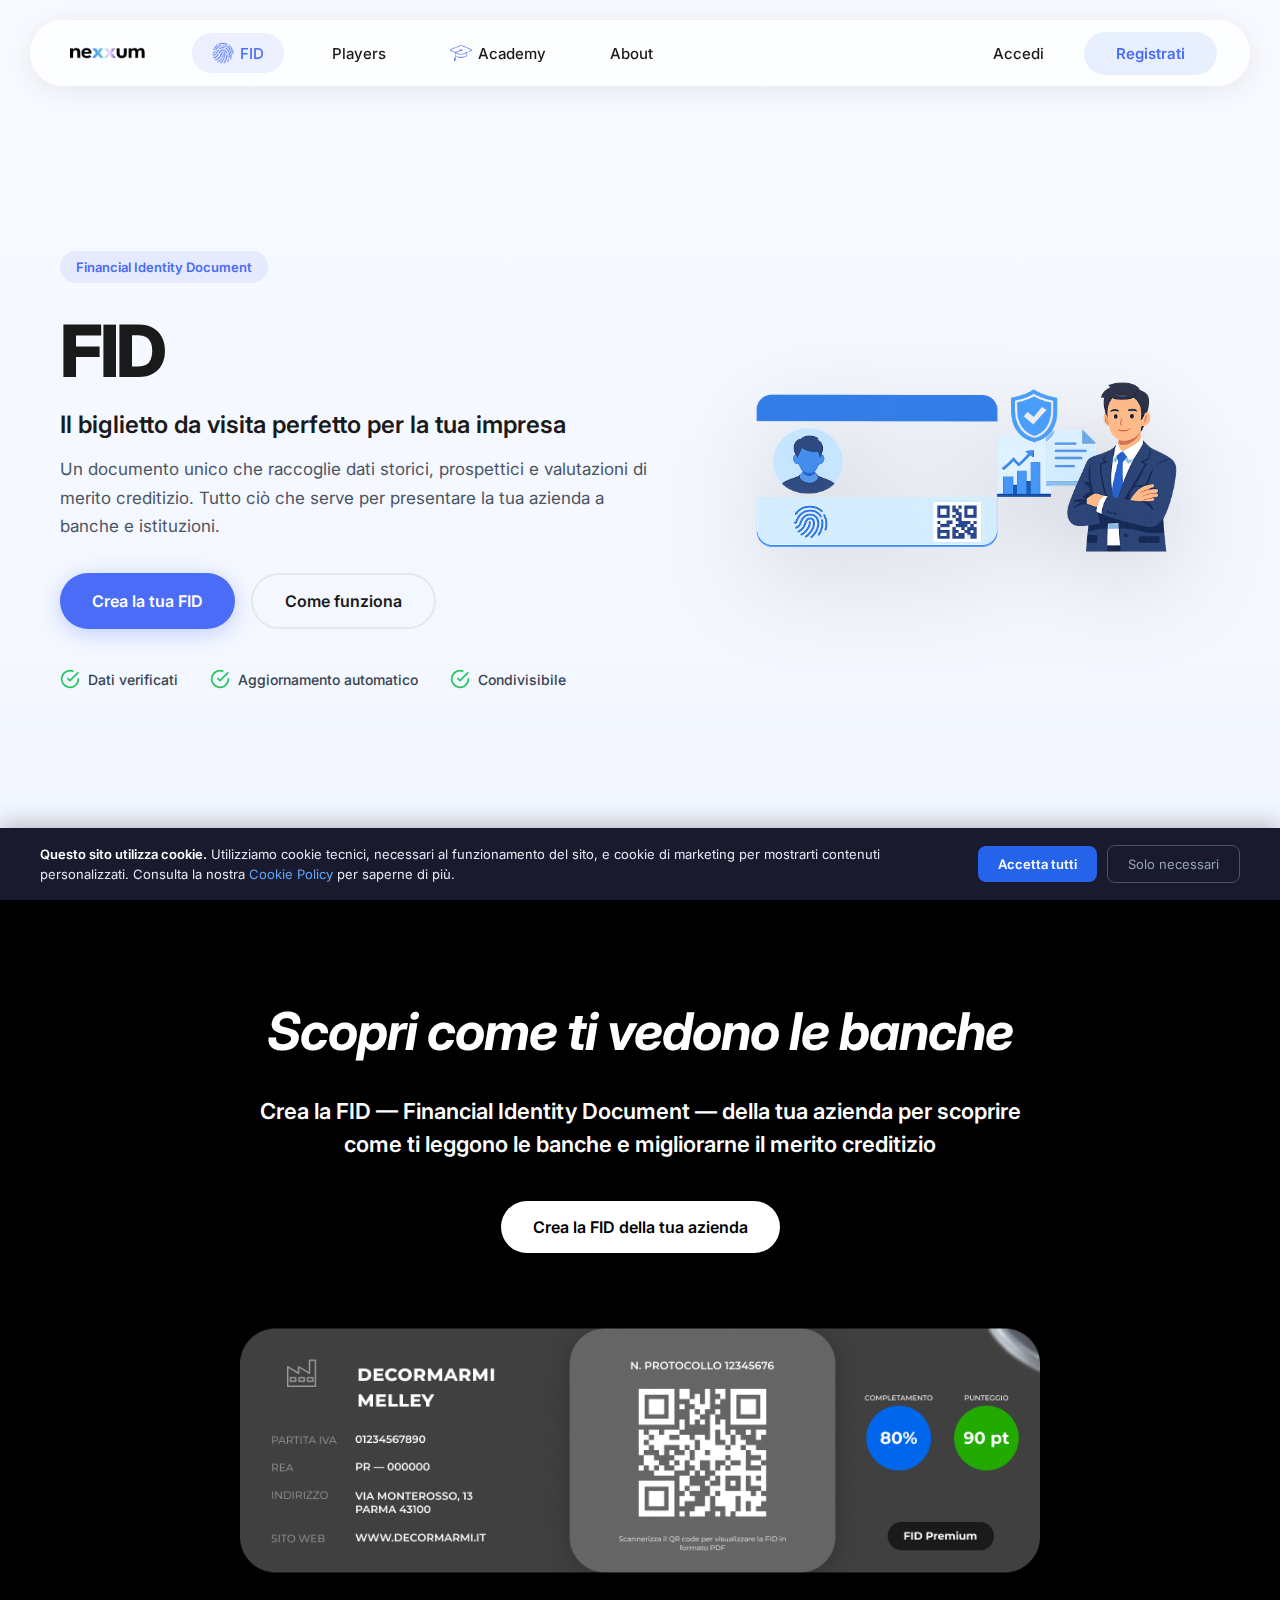
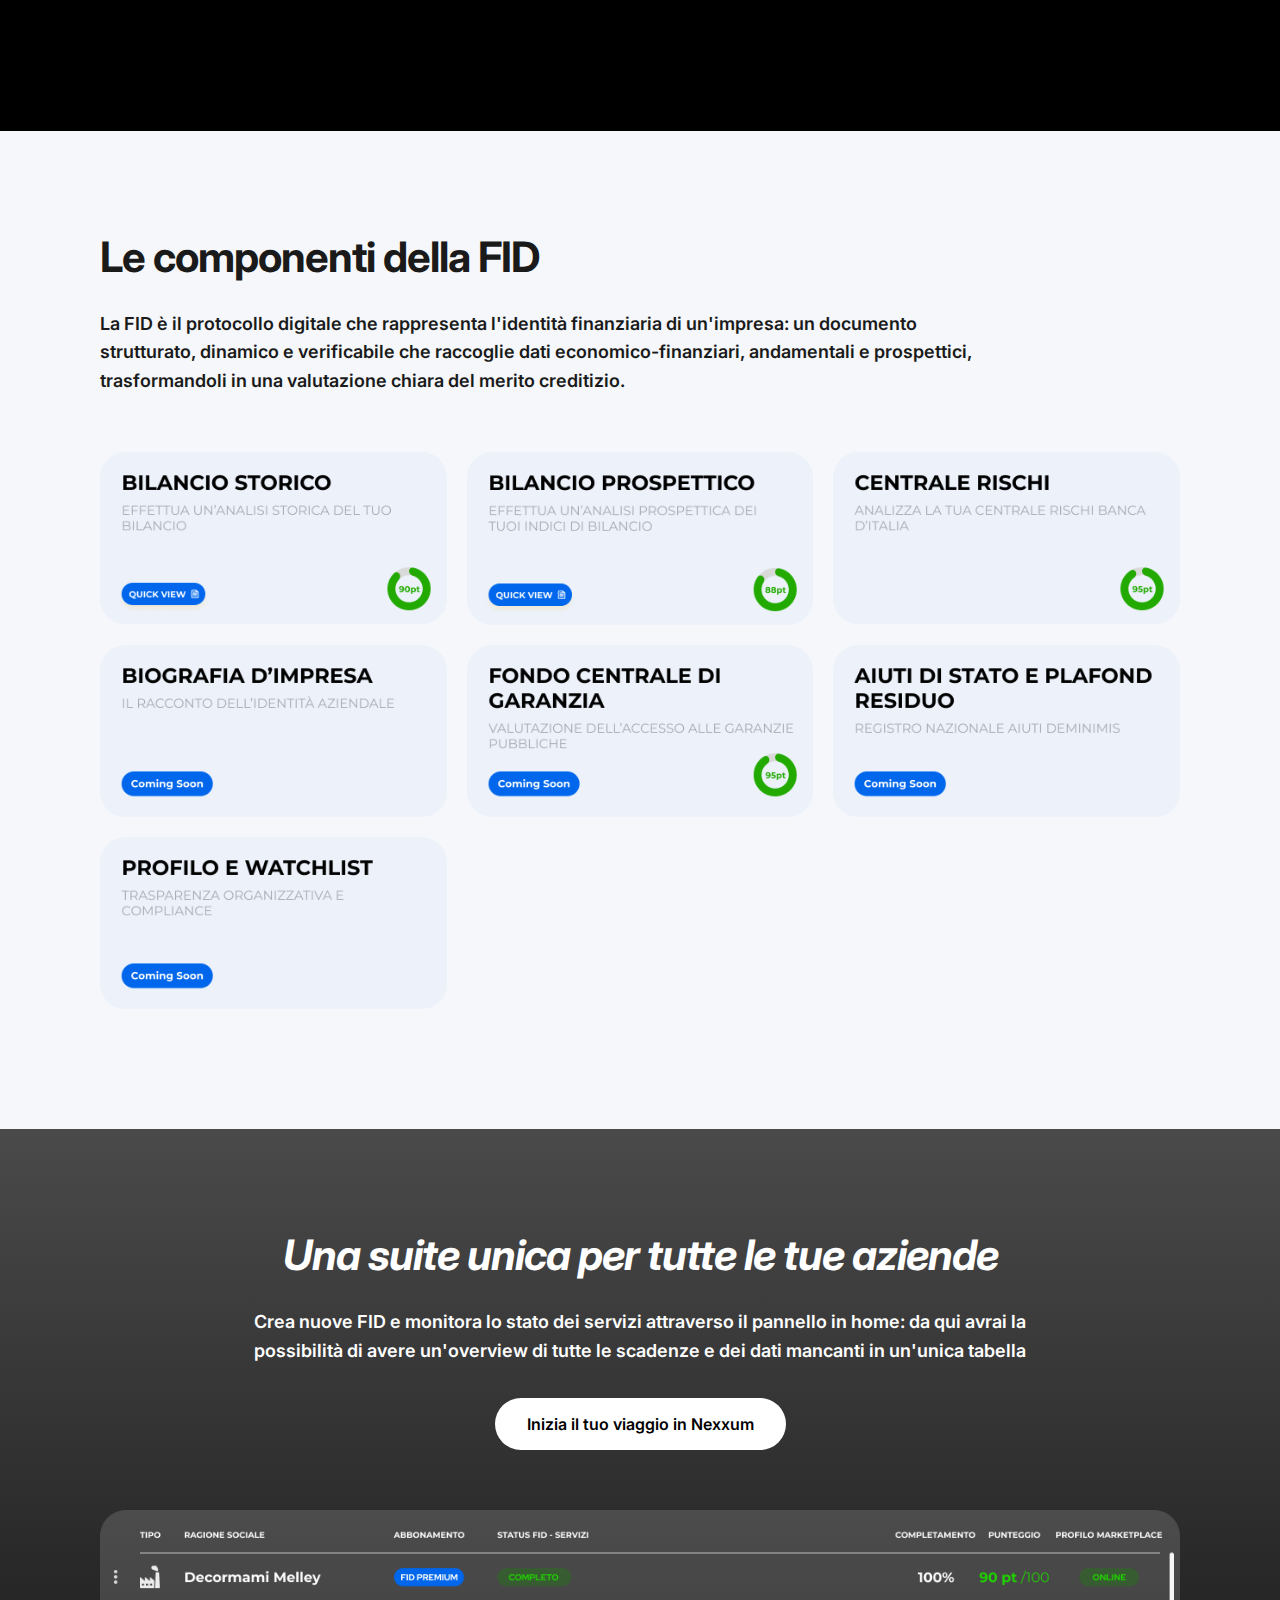
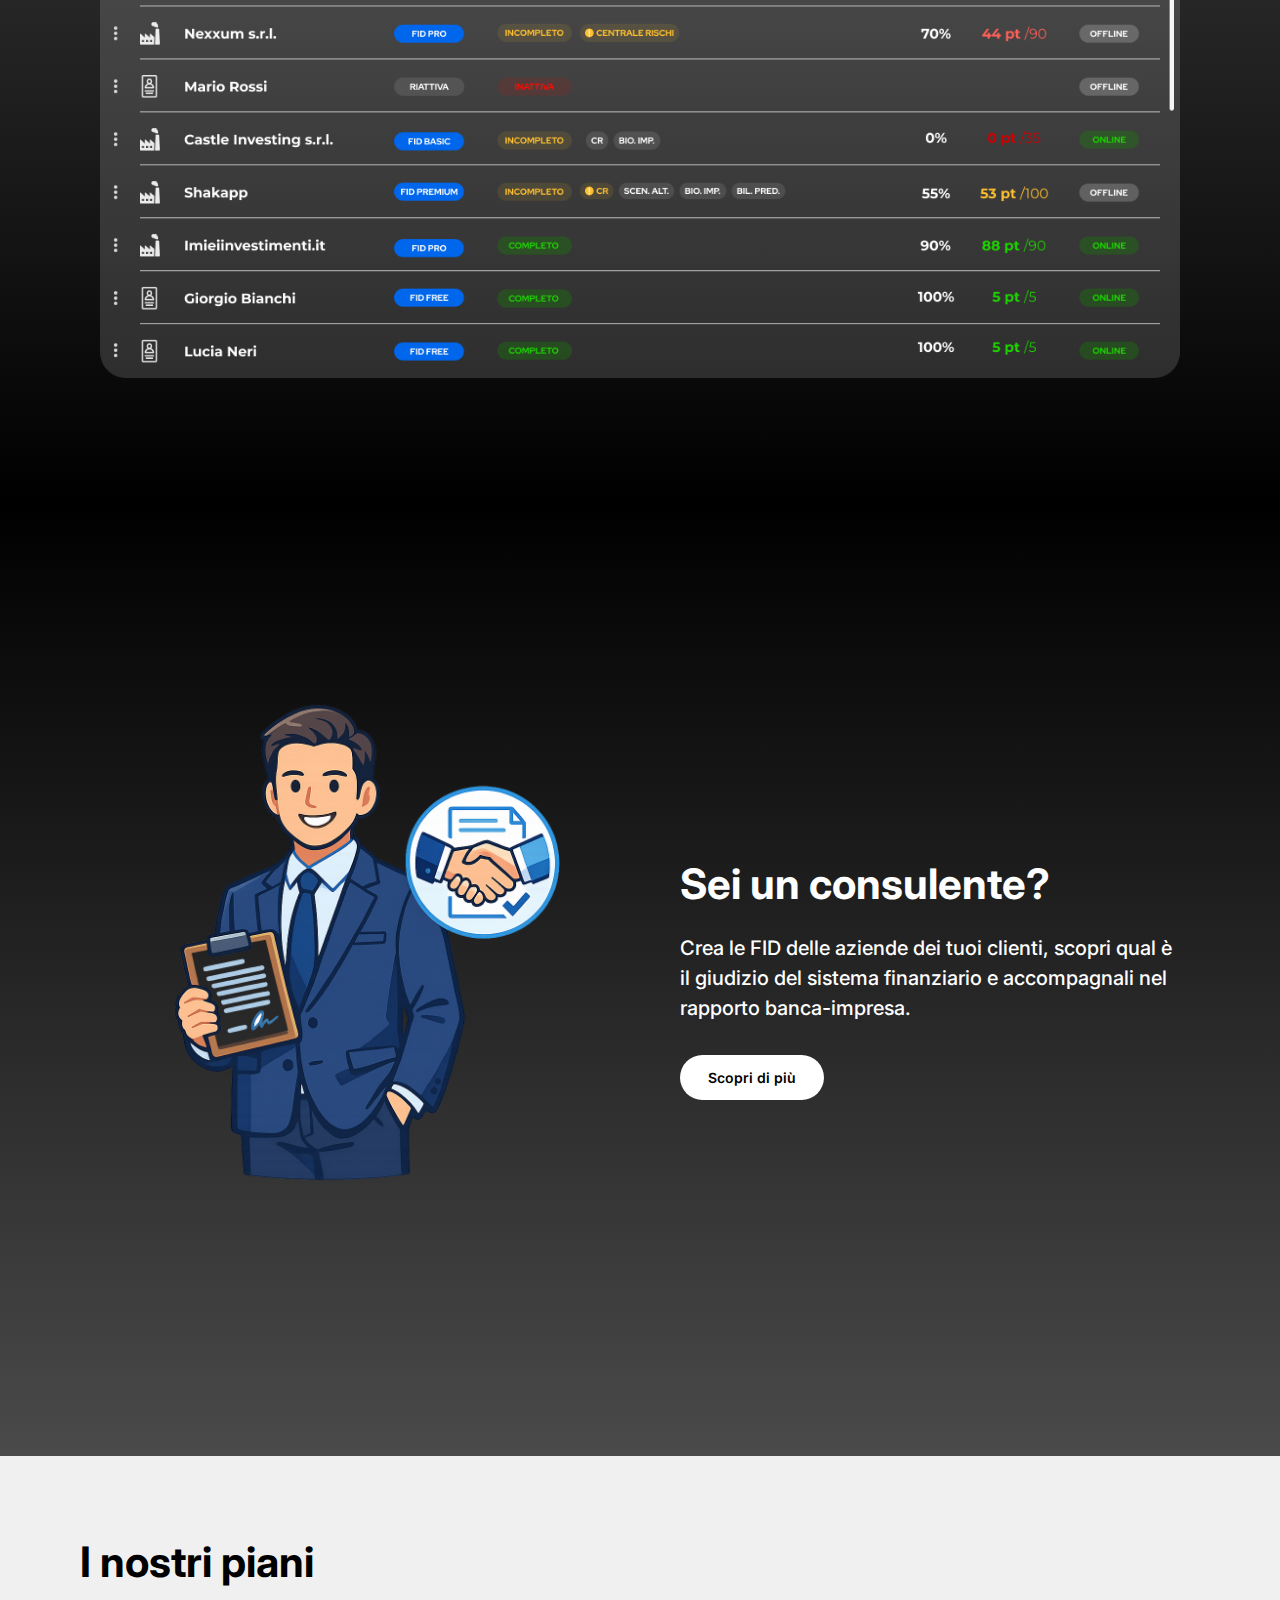
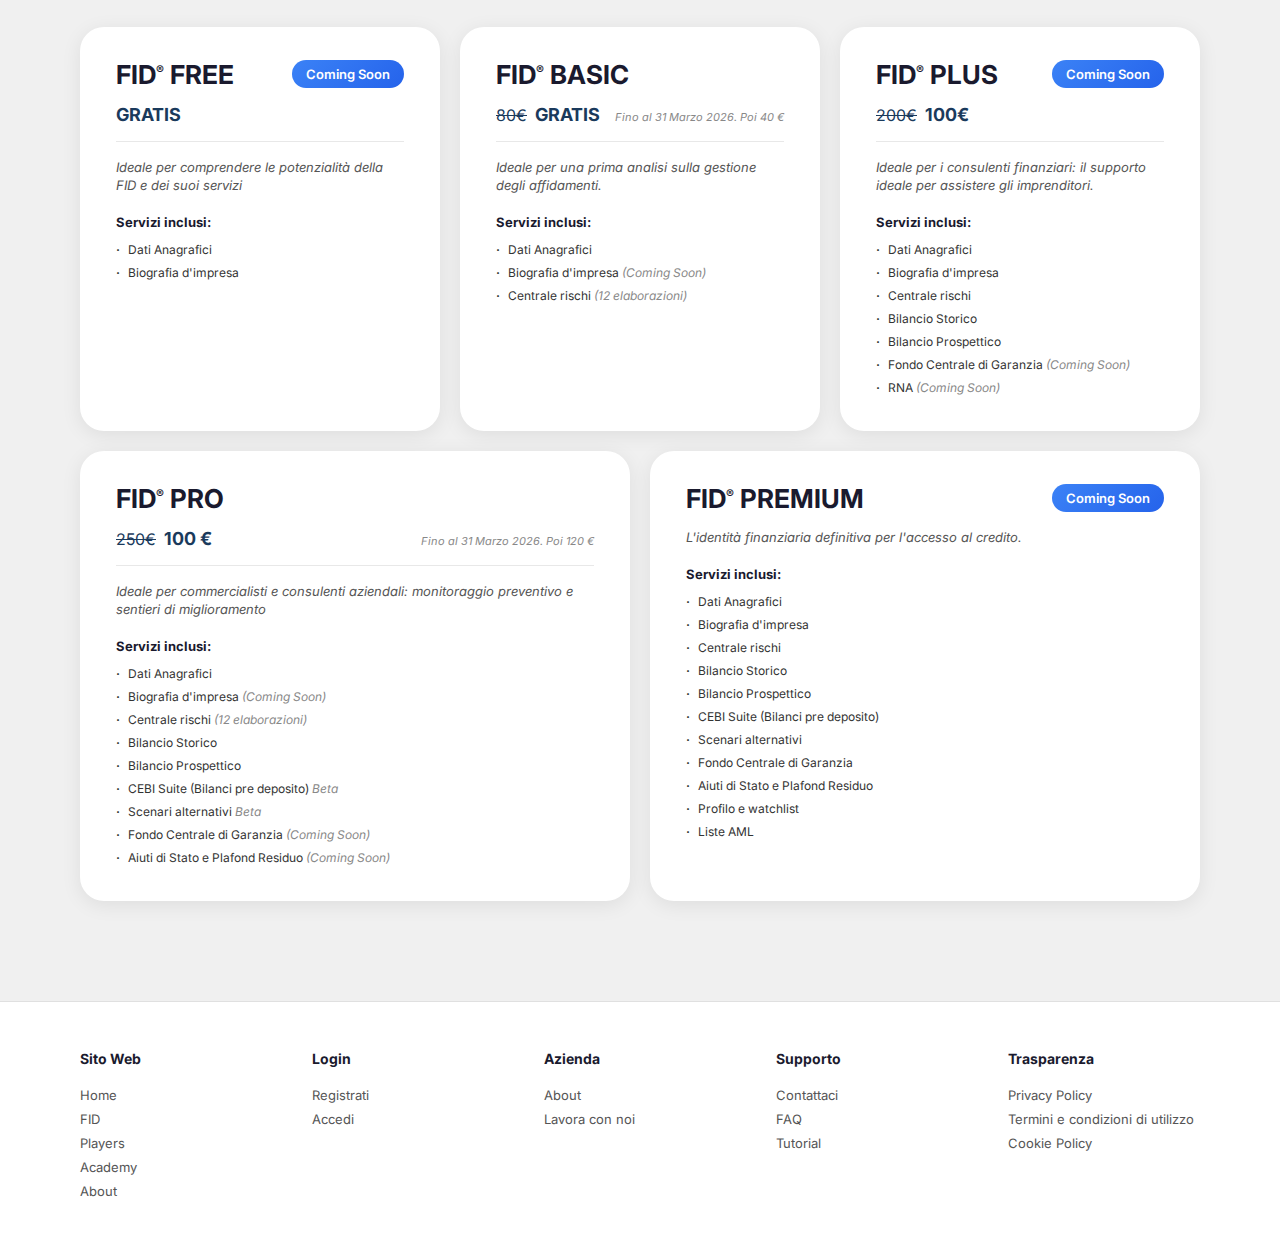
<file: fid.html>
<!DOCTYPE html>
<html lang="it">
<head>
    <meta charset="UTF-8">
    <meta name="viewport" content="width=device-width, initial-scale=1.0">
    <title>Nexxum - FID</title>
    <link rel="stylesheet" href="styles.css">
    <link rel="preconnect" href="https://fonts.googleapis.com">
    <link rel="preconnect" href="https://fonts.gstatic.com" crossorigin>
    <link href="https://fonts.googleapis.com/css2?family=Inter:wght@400;500;600;700;800&display=swap" rel="stylesheet">
</head>
<body>
    <nav class="navbar">
        <div class="nav-container">
            <div class="nav-left">
                <a href="index.html" class="logo">
                    <img src="260130_Nexxum_Logo.png" alt="Nexxum" class="logo-img">
                </a>
                <ul class="nav-menu">
                    <li>
                        <a href="fid.html" class="nav-link nav-link-active">
                            <img src="icons8-impronta-digitale-50-blue.png" alt="FID" class="nav-icon-img">
                            FID
                        </a>
                    </li>
                    <li><a href="players.html" class="nav-link">Players</a></li>
                    <li>
                        <a href="academy.html" class="nav-link">
                            <img src="mortarboard-blue.png" alt="Academy" class="nav-icon-img">
                            Academy
                        </a>
                    </li>
                    <li><a href="about.html" class="nav-link">About</a></li>
                </ul>
            </div>
            <button class="hamburger" id="hamburger" aria-label="Menu">
                <span></span>
                <span></span>
                <span></span>
            </button>
            <div class="nav-right">
                <a href="https://auth.app.nexxum.it/realms/nexxum/login-actions/authenticate?client_id=nexxum-data&tab_id=F_lFXhoql-0" class="nav-link login">Accedi</a>
                <a href="https://auth.app.nexxum.it/realms/nexxum/login-actions/registration?client_id=nexxum-data&tab_id=er_XM1Qq2pM" class="btn-register">Registrati</a>
            </div>
        </div>
    </nav>

    <div class="mobile-nav-overlay" id="mobileNav">
        <a href="index.html">Home</a>
        <a href="fid.html"><img src="icons8-impronta-digitale-50-blue.png" alt="FID" class="nav-icon-img"> FID</a>
        <a href="players.html">Players</a>
        <a href="academy.html"><img src="mortarboard-blue.png" alt="Academy" class="nav-icon-img"> Academy</a>
        <a href="about.html">About</a>
        <div class="mobile-nav-divider"></div>
        <a href="https://auth.app.nexxum.it/realms/nexxum/login-actions/authenticate?client_id=nexxum-data&tab_id=F_lFXhoql-0" class="mobile-nav-login">Accedi</a>
        <a href="https://auth.app.nexxum.it/realms/nexxum/login-actions/registration?client_id=nexxum-data&tab_id=er_XM1Qq2pM" class="mobile-nav-register">Registrati</a>
    </div>

    <main>
        <section class="fid-hero">
            <div class="fid-hero-container">
                <div class="fid-hero-content">
                    <div class="fid-hero-badge">Financial Identity Document</div>
                    <h1 class="fid-hero-title">FID</h1>
                    <p class="fid-hero-subtitle">Il biglietto da visita perfetto per la tua impresa</p>
                    <p class="fid-hero-desc">Un documento unico che raccoglie dati storici, prospettici e valutazioni di merito creditizio. Tutto ciò che serve per presentare la tua azienda a banche e istituzioni.</p>
                    <div class="fid-hero-buttons">
                        <a href="https://auth.app.nexxum.it/realms/nexxum/login-actions/registration?client_id=nexxum-data&tab_id=er_XM1Qq2pM" class="btn-fid-primary">Crea la tua FID</a>
                        <a href="#come-funziona" class="btn-fid-ghost">Come funziona</a>
                    </div>
                    <div class="fid-hero-features">
                        <div class="fid-feature">
                            <svg viewBox="0 0 24 24" fill="none" stroke="currentColor" stroke-width="2">
                                <path d="M22 11.08V12a10 10 0 1 1-5.93-9.14"/>
                                <polyline points="22 4 12 14.01 9 11.01"/>
                            </svg>
                            <span>Dati verificati</span>
                        </div>
                        <div class="fid-feature">
                            <svg viewBox="0 0 24 24" fill="none" stroke="currentColor" stroke-width="2">
                                <path d="M22 11.08V12a10 10 0 1 1-5.93-9.14"/>
                                <polyline points="22 4 12 14.01 9 11.01"/>
                            </svg>
                            <span>Aggiornamento automatico</span>
                        </div>
                        <div class="fid-feature">
                            <svg viewBox="0 0 24 24" fill="none" stroke="currentColor" stroke-width="2">
                                <path d="M22 11.08V12a10 10 0 1 1-5.93-9.14"/>
                                <polyline points="22 4 12 14.01 9 11.01"/>
                            </svg>
                            <span>Condivisibile</span>
                        </div>
                    </div>
                </div>
                <div class="fid-hero-visual">
                    <img src="01.png" alt="FID Badge">
                </div>
            </div>
        </section>

        <section class="banche banche-centered">
            <div class="banche-container">
                <div class="banche-header banche-header-centered">
                    <h2 class="banche-title banche-title-italic">Scopri come ti vedono le banche</h2>
                    <p class="banche-subtitle">Crea la FID — Financial Identity Document — della tua azienda per scoprire<br>come ti leggono le banche e migliorarne il merito creditizio</p>
                    <a href="https://auth.app.nexxum.it/realms/nexxum/login-actions/registration?client_id=nexxum-data&tab_id=er_XM1Qq2pM" class="btn-crea-fid-outline">Crea la FID della tua azienda</a>
                </div>

                <div class="fid-card-image">
                    <img src="fid/Card FID.png" alt="Card FID Nexxum">
                </div>
            </div>
        </section>

        <section class="componenti" id="come-funziona">
            <div class="componenti-container">
                <h2 class="componenti-title">Le componenti della FID</h2>
                <p class="componenti-description">La FID è il protocollo digitale che rappresenta l'identità finanziaria di un'impresa: un documento strutturato, dinamico e verificabile che raccoglie dati economico-finanziari, andamentali e prospettici, trasformandoli in una valutazione chiara del merito creditizio.</p>

                <div class="componenti-grid">
                    <div class="componenti-card componenti-card-img">
                        <img src="fid, 2 card/servizi_01 (1).png" alt="Bilancio Storico">
                        <div class="card-tooltip">
                            <h4 class="tooltip-title">Bilancio Storico</h4>
                            <p class="tooltip-subtitle">Analisi economico-finanziaria basata sui bilanci depositati degli ultimi esercizi</p>
                            <ul class="tooltip-bullets">
                                <li>Dati ufficiali da Cerved</li>
                                <li>Riclassificazione automatica del bilancio</li>
                                <li>Indicatori economico-finanziari</li>
                                <li>Analisi bilanci pre-deposito</li>
                            </ul>
                            <p class="tooltip-footer">Comprendere l'evoluzione dell'impresa nel tempo.</p>
                        </div>
                    </div>
                    <div class="componenti-card componenti-card-img">
                        <img src="fid, 2 card/servizi_02 (1).png" alt="Bilancio Prospettico">
                        <div class="card-tooltip">
                            <h4 class="tooltip-title">Bilancio Prospettico</h4>
                            <p class="tooltip-subtitle">Analisi economico-finanziaria previsionale basata sugli scenari prospettici elaborati automaticamente e integrati dall'utente.</p>
                            <ul class="tooltip-bullets">
                                <li>Acquisizione automatica degli scenari Base e Worst da Centrale Bilanci - Cerved</li>
                                <li>Costruzione guidata di scenari alternativi personalizzati</li>
                                <li>Simulazione degli effetti economici, patrimoniali e finanziari delle scelte strategiche</li>
                            </ul>
                            <p class="tooltip-footer">Valutare la sostenibilità futura dell'impresa e supportare la pianificazione strategica.</p>
                        </div>
                    </div>
                    <div class="componenti-card componenti-card-img">
                        <img src="componenti della fid/servizi_03.png" alt="Analisi Centrale Rischi">
                        <div class="card-tooltip">
                            <h4 class="tooltip-title">Analisi Centrale Rischi</h4>
                            <p class="tooltip-subtitle">Analisi dell'esposizione creditizia basata sulla rielaborazione della visura Centrale Rischi fornita dall'utente.</p>
                            <ul class="tooltip-bullets">
                                <li>Upload della visura originale Banca d'Italia</li>
                                <li>Rielaborazione automatica dei dati con sistemi di scoring proprietari</li>
                                <li>Evidenza della qualità del credito e dell'andamento degli affidamenti</li>
                            </ul>
                            <p class="tooltip-footer">Monitorare il rapporto con il sistema bancario e prevenire situazioni di deterioramento del merito creditizio.</p>
                        </div>
                    </div>
                    <div class="componenti-card componenti-card-img">
                        <img src="componenti della fid/servizi_04.png" alt="Biografia d'Impresa">
                        <div class="card-tooltip">
                            <h4 class="tooltip-title">Biografia d'Impresa</h4>
                            <p class="tooltip-subtitle">Analisi qualitativa dell'identità aziendale basata sulle informazioni inserite direttamente dall'utente.</p>
                            <ul class="tooltip-bullets">
                                <li>Raccolta strutturata di vision, mission e valori aziendali</li>
                                <li>Descrizione del modello di business e del posizionamento competitivo</li>
                                <li>Analisi dei fattori distintivi, mercati di riferimento e strategia aziendale</li>
                            </ul>
                            <p class="tooltip-footer">Comprendere la struttura strategica e l'evoluzione prospettica dell'impresa.</p>
                        </div>
                    </div>
                    <div class="componenti-card componenti-card-img">
                        <img src="componenti della fid/servizi_05.png" alt="Fondo Centrale di Garanzia">
                        <div class="card-tooltip">
                            <h4 class="tooltip-title">Fondo Centrale di Garanzia</h4>
                            <p class="tooltip-subtitle">Valutazione dell'accesso alle garanzie pubbliche attraverso l'integrazione dei dati economico-finanziari e creditizi.</p>
                            <ul class="tooltip-bullets">
                                <li>Matching automatico tra dati di bilancio e Centrale Rischi</li>
                                <li>Verifica dei requisiti di ammissibilità alle garanzie pubbliche</li>
                                <li>Stima dello spazio disponibile per nuove richieste di garanzia</li>
                            </ul>
                            <p class="tooltip-footer">Supportare l'impresa nell'accesso facilitato al credito.</p>
                        </div>
                    </div>
                    <div class="componenti-card componenti-card-img">
                        <img src="componenti della fid/servizi_06.png" alt="Aiuti di Stato e Plafond De Minimis">
                        <div class="card-tooltip">
                            <h4 class="tooltip-title">Aiuti di Stato e Plafond De Minimis</h4>
                            <p class="tooltip-subtitle">Monitoraggio degli incentivi pubblici ricevuti e della capacità residua di accesso agli aiuti.</p>
                            <ul class="tooltip-bullets">
                                <li>Consultazione automatica del Registro Nazionale Aiuti di Stato</li>
                                <li>Calcolo del plafond De Minimis disponibile</li>
                                <li>Evidenza degli aiuti già percepiti e potenzialmente attivabili</li>
                            </ul>
                            <p class="tooltip-footer">Supportare l'impresa nella pianificazione e nell'ottimizzazione delle agevolazioni pubbliche.</p>
                        </div>
                    </div>
                    <div class="componenti-card componenti-card-img">
                        <img src="componenti della fid/servizi_07.png" alt="Profilo e Watchlist">
                        <div class="card-tooltip">
                            <h4 class="tooltip-title">Profilo e Watchlist</h4>
                            <p class="tooltip-subtitle">Analisi informativa e reputazionale dell'impresa e dei suoi esponenti aziendali.</p>
                            <ul class="tooltip-bullets">
                                <li>Estrazione automatica dei dati societari e degli organi rappresentativi</li>
                                <li>Verifica dei profili antiriciclaggio e PEP</li>
                                <li>Monitoraggio su watchlist e liste di controllo internazionali</li>
                            </ul>
                            <p class="tooltip-footer">Garantire trasparenza, conformità normativa e mitigazione dei rischi reputazionali.</p>
                        </div>
                    </div>
                </div>
            </div>
        </section>

        <section class="suite-aziende" id="suite-aziende">
            <div class="suite-container">
                <h2 class="suite-title">Una suite unica per tutte le tue aziende</h2>
                <p class="suite-subtitle">Crea nuove FID e monitora lo stato dei servizi attraverso il pannello in home: da qui avrai la<br>possibilità di avere un'overview di tutte le scadenze e dei dati mancanti in un'unica tabella</p>
                <a href="https://auth.app.nexxum.it/realms/nexxum/login-actions/registration?client_id=nexxum-data&tab_id=er_XM1Qq2pM" class="btn-suite">Inizia il tuo viaggio in Nexxum</a>

                <div class="suite-table-image">
                    <img src="tabella/tabella fid.png" alt="Tabella FID Nexxum">
                </div>
            </div>
        </section>

        <section class="consulente">
            <div class="consulente-container">
                <div class="consulente-image">
                    <img src="nuove/Consulente finanziario con contratto e accordo.png" alt="Consulente">
                </div>
                <div class="consulente-content">
                    <h2 class="consulente-title">Sei un consulente?</h2>
                    <p class="consulente-description">Crea le FID delle aziende dei tuoi clienti, scopri qual è il giudizio del sistema finanziario e accompagnali nel rapporto banca-impresa.</p>
                    <a href="players.html" class="btn-consulente">Scopri di più</a>
                </div>
            </div>
        </section>

        <section class="piani" id="piani">
            <div class="piani-container">
                <h2 class="piani-title">I nostri piani</h2>

                <div class="piani-grid">
                    <div class="piano-card">
                        <div class="piano-header-row">
                            <h3 class="piano-nome">FID<sup>®</sup> FREE</h3>
                            <span class="prezzo-coming-soon">Coming Soon</span>
                        </div>
                        <div class="piano-prezzo">
                            <span class="prezzo-new green">GRATIS</span>
                        </div>
                        <p class="piano-desc">Ideale per comprendere le potenzialità della FID e dei suoi servizi</p>
                        <div class="piano-servizi">
                            <strong>Servizi inclusi:</strong>
                            <ul>
                                <li>Dati Anagrafici</li>
                                <li>Biografia d'impresa</li>
                            </ul>
                        </div>
                    </div>

                    <div class="piano-card">
                        <h3 class="piano-nome">FID<sup>®</sup> BASIC</h3>
                        <div class="piano-prezzo">
                            <span class="prezzo-old">80€</span>
                            <span class="prezzo-new green">GRATIS</span>
                            <span class="prezzo-promo">Fino al 31 Marzo 2026. Poi 40 €</span>
                        </div>
                        <p class="piano-desc">Ideale per una prima analisi sulla gestione degli affidamenti.</p>
                        <div class="piano-servizi">
                            <strong>Servizi inclusi:</strong>
                            <ul>
                                <li>Dati Anagrafici</li>
                                <li>Biografia d'impresa <em>(Coming Soon)</em></li>
                                <li>Centrale rischi <em>(12 elaborazioni)</em></li>
                            </ul>
                        </div>
                    </div>

                    <div class="piano-card">
                        <div class="piano-header-row">
                            <h3 class="piano-nome">FID<sup>®</sup> PLUS</h3>
                            <span class="prezzo-coming-soon">Coming Soon</span>
                        </div>
                        <div class="piano-prezzo">
                            <span class="prezzo-old">200€</span>
                            <span class="prezzo-new">100€</span>
                        </div>
                        <p class="piano-desc">Ideale per i consulenti finanziari: il supporto ideale per assistere gli imprenditori.</p>
                        <div class="piano-servizi">
                            <strong>Servizi inclusi:</strong>
                            <ul>
                                <li>Dati Anagrafici</li>
                                <li>Biografia d'impresa</li>
                                <li>Centrale rischi</li>
                                <li>Bilancio Storico</li>
                                <li>Bilancio Prospettico</li>
                                <li>Fondo Centrale di Garanzia <em>(Coming Soon)</em></li>
                                <li>RNA <em>(Coming Soon)</em></li>
                            </ul>
                        </div>
                    </div>
                </div>

                <div class="piani-grid-bottom">
                    <div class="piano-card">
                        <h3 class="piano-nome">FID<sup>®</sup> PRO</h3>
                        <div class="piano-prezzo">
                            <span class="prezzo-old">250€</span>
                            <span class="prezzo-new">100 €</span>
                            <span class="prezzo-promo">Fino al 31 Marzo 2026. Poi 120 €</span>
                        </div>
                        <p class="piano-desc">Ideale per commercialisti e consulenti aziendali: monitoraggio preventivo e sentieri di miglioramento</p>
                        <div class="piano-servizi">
                            <strong>Servizi inclusi:</strong>
                            <ul>
                                <li>Dati Anagrafici</li>
                                <li>Biografia d'impresa <em>(Coming Soon)</em></li>
                                <li>Centrale rischi <em>(12 elaborazioni)</em></li>
                                <li>Bilancio Storico</li>
                                <li>Bilancio Prospettico</li>
                                <li>CEBI Suite (Bilanci pre deposito) <em>Beta</em></li>
                                <li>Scenari alternativi <em>Beta</em></li>
                                <li>Fondo Centrale di Garanzia <em>(Coming Soon)</em></li>
                                <li>Aiuti di Stato e Plafond Residuo <em>(Coming Soon)</em></li>
                            </ul>
                        </div>
                    </div>

                    <div class="piano-card">
                        <div class="piano-header-row">
                            <h3 class="piano-nome">FID<sup>®</sup> PREMIUM</h3>
                            <span class="prezzo-coming-soon">Coming Soon</span>
                        </div>
                        <p class="piano-desc">L'identità finanziaria definitiva per l'accesso al credito.</p>
                        <div class="piano-servizi">
                            <strong>Servizi inclusi:</strong>
                            <ul>
                                <li>Dati Anagrafici</li>
                                <li>Biografia d'impresa</li>
                                <li>Centrale rischi</li>
                                <li>Bilancio Storico</li>
                                <li>Bilancio Prospettico</li>
                                <li>CEBI Suite (Bilanci pre deposito)</li>
                                <li>Scenari alternativi</li>
                                <li>Fondo Centrale di Garanzia</li>
                                <li>Aiuti di Stato e Plafond Residuo</li>
                                <li>Profilo e watchlist</li>
                                <li>Liste AML</li>
                            </ul>
                        </div>
                    </div>
                </div>
            </div>
        </section>
    </main>

    <footer class="footer">
        <div class="footer-container">
            <div class="footer-top">
                <div class="footer-column">
                    <h4>Sito Web</h4>
                    <a href="index.html">Home</a>
                    <a href="fid.html">FID</a>
                    <a href="players.html">Players</a>
                    <a href="academy.html">Academy</a>
                    <a href="about.html">About</a>
                </div>
                <div class="footer-column">
                    <h4>Login</h4>
                    <a href="https://auth.app.nexxum.it/realms/nexxum/login-actions/registration?client_id=nexxum-data&tab_id=er_XM1Qq2pM">Registrati</a>
                    <a href="https://auth.app.nexxum.it/realms/nexxum/login-actions/authenticate?client_id=nexxum-data&tab_id=F_lFXhoql-0">Accedi</a>
                </div>
                <div class="footer-column">
                    <h4>Azienda</h4>
                    <a href="about.html">About</a>
                    <a href="lavora.html" class="footer-link-red">Lavora con noi</a>
                </div>
                <div class="footer-column">
                    <h4>Supporto</h4>
                    <a href="contatti.html" class="footer-link-red">Contattaci</a>
                    <a href="faq.html" class="footer-link-red">FAQ</a>
                    <a href="tutorial.html" class="footer-link-red">Tutorial</a>
                </div>
                <div class="footer-column">
                    <h4>Trasparenza</h4>
                    <a href="privacy.html">Privacy Policy</a>
                    <a href="termini.html">Termini e condizioni di utilizzo</a>
                    <a href="privacy.html#cookie-policy">Cookie Policy</a>
                </div>
            </div>
        </div>
    </footer>

    <script>
        document.addEventListener('DOMContentLoaded', function() {
            const navMenu = document.querySelector('.nav-menu');
            const activeLink = document.querySelector('.nav-link-active');
            const allLinks = document.querySelectorAll('.nav-menu .nav-link');

            const indicator = document.createElement('div');
            indicator.className = 'nav-indicator';
            navMenu.appendChild(indicator);

            if (activeLink) {
                const rect = activeLink.getBoundingClientRect();
                const menuRect = navMenu.getBoundingClientRect();
                indicator.style.width = rect.width + 'px';
                indicator.style.left = (rect.left - menuRect.left) + 'px';

                const prevPos = sessionStorage.getItem('navIndicatorPos');
                if (prevPos) {
                    indicator.style.transition = 'none';
                    indicator.style.left = prevPos + 'px';
                    indicator.offsetHeight;
                    indicator.style.transition = 'all 0.4s cubic-bezier(0.4, 0, 0.2, 1)';
                    indicator.style.left = (rect.left - menuRect.left) + 'px';
                }
            }

            allLinks.forEach(link => {
                link.addEventListener('click', function() {
                    const rect = this.getBoundingClientRect();
                    const menuRect = navMenu.getBoundingClientRect();
                    sessionStorage.setItem('navIndicatorPos', rect.left - menuRect.left);
                });
            });
        });
    </script>
<script src="cookie-banner.js"></script>
    <script>
        (function() {
            var hamburger = document.getElementById('hamburger');
            var mobileNav = document.getElementById('mobileNav');
            if (hamburger && mobileNav) {
                hamburger.addEventListener('click', function() {
                    hamburger.classList.toggle('open');
                    mobileNav.classList.toggle('open');
                    document.body.style.overflow = mobileNav.classList.contains('open') ? 'hidden' : '';
                });
                mobileNav.querySelectorAll('a').forEach(function(link) {
                    link.addEventListener('click', function() {
                        hamburger.classList.remove('open');
                        mobileNav.classList.remove('open');
                        document.body.style.overflow = '';
                    });
                });
            }
        })();
    </script>
</body>
</html>
</file>
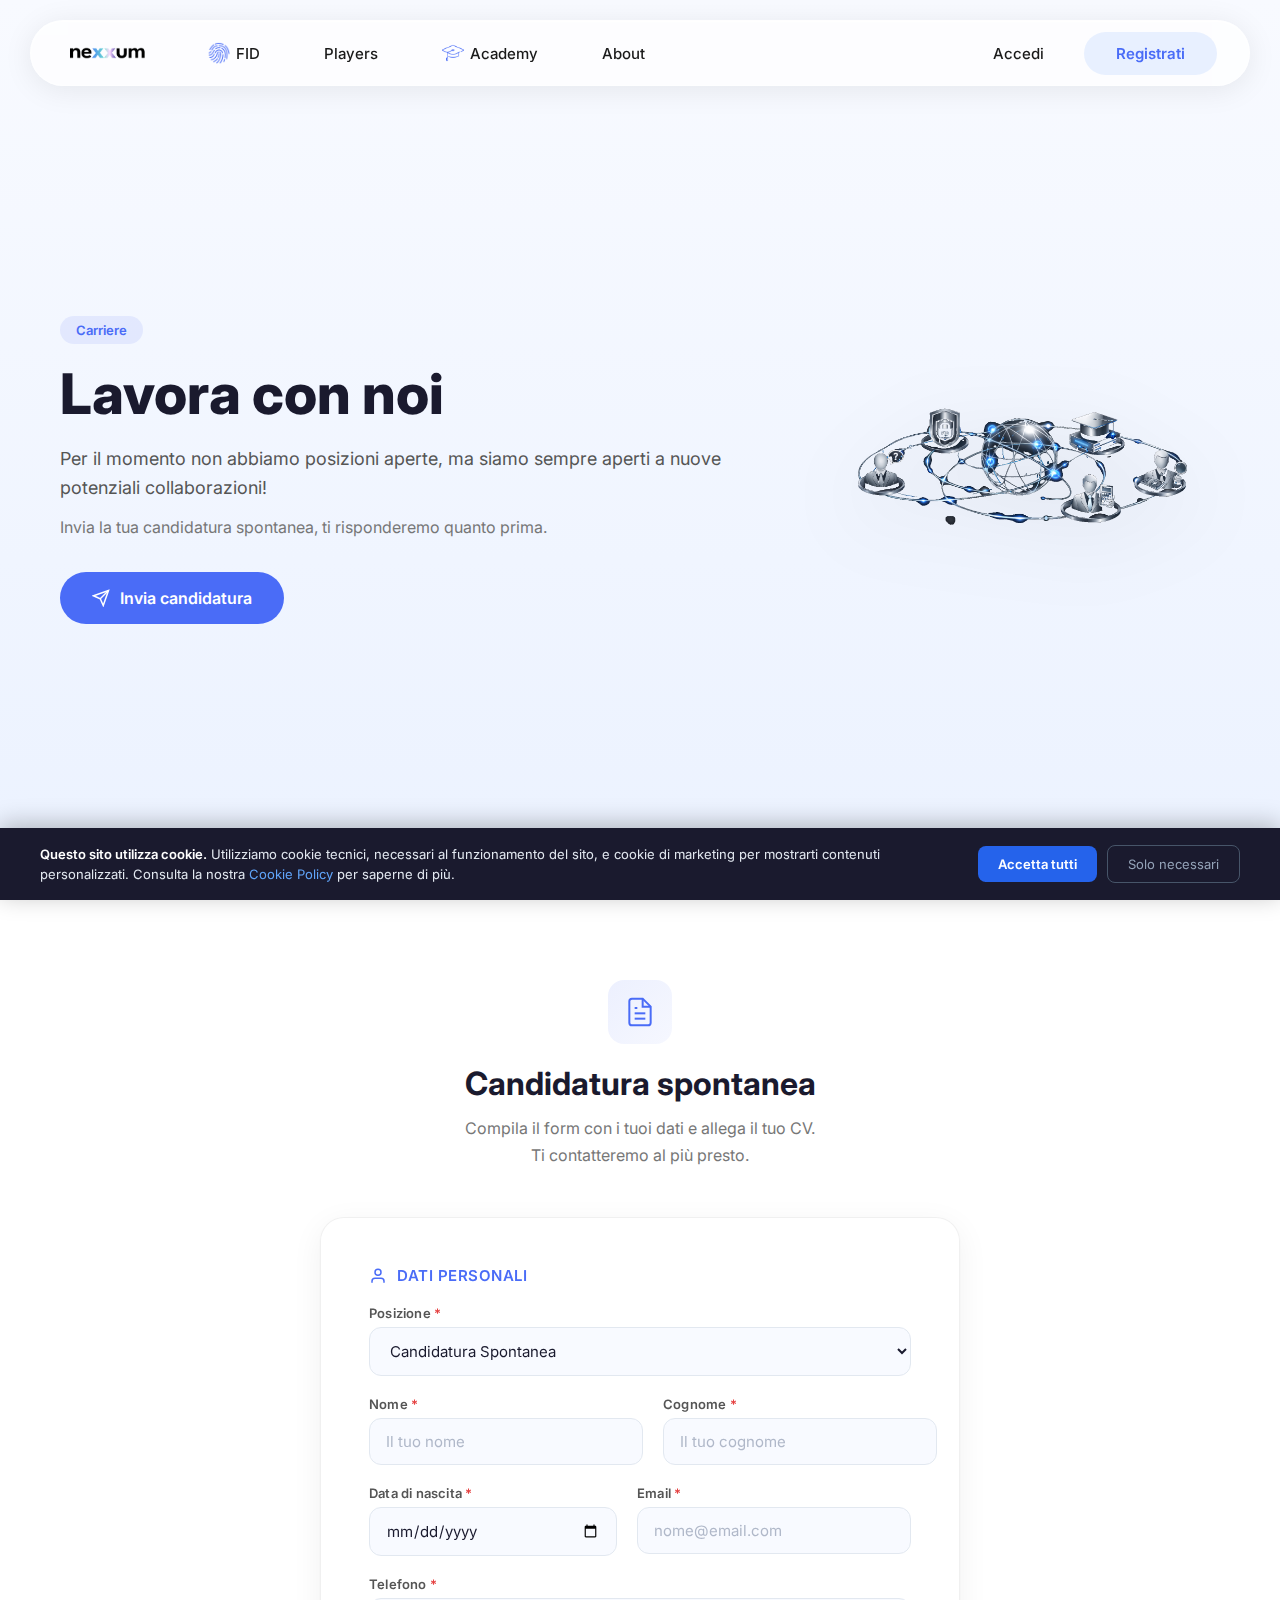
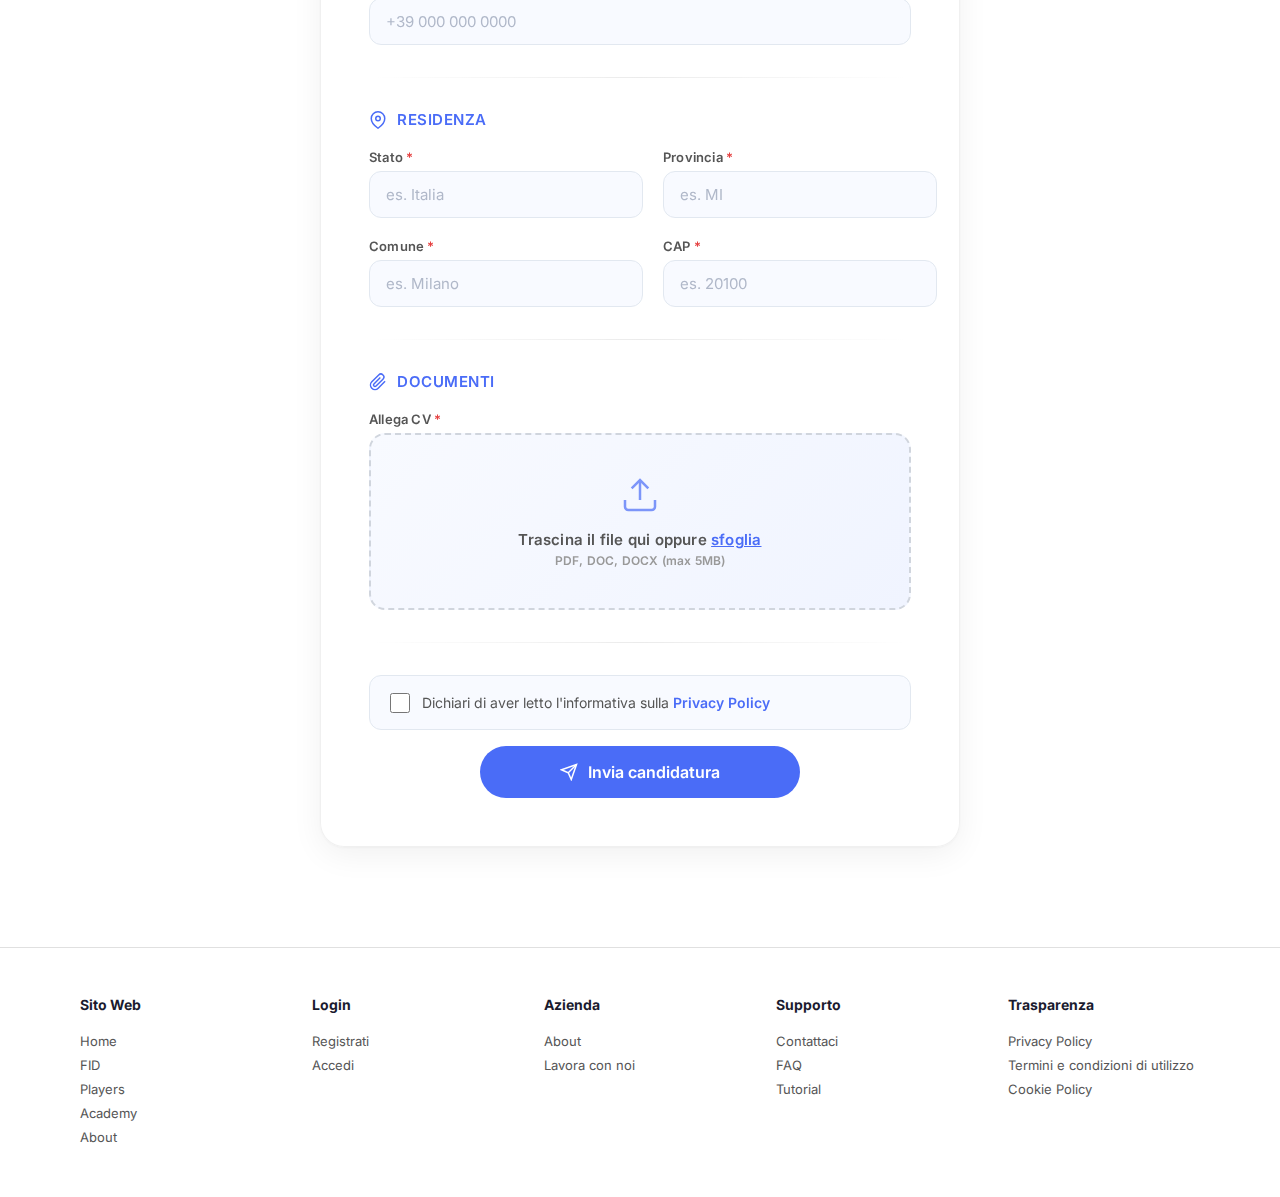
<file: lavora.html>
<!DOCTYPE html>
<html lang="it">
<head>
    <meta charset="UTF-8">
    <meta name="viewport" content="width=device-width, initial-scale=1.0">
    <title>Nexxum - Lavora con noi</title>
    <link rel="stylesheet" href="styles.css">
    <link rel="preconnect" href="https://fonts.googleapis.com">
    <link rel="preconnect" href="https://fonts.gstatic.com" crossorigin>
    <link href="https://fonts.googleapis.com/css2?family=Inter:wght@400;500;600;700;800&display=swap" rel="stylesheet">
</head>
<body>
    <nav class="navbar">
        <div class="nav-container">
            <div class="nav-left">
                <a href="index.html" class="logo">
                    <img src="260130_Nexxum_Logo.png" alt="Nexxum" class="logo-img">
                </a>
                <ul class="nav-menu">
                    <li>
                        <a href="fid.html" class="nav-link">
                            <img src="icons8-impronta-digitale-50-blue.png" alt="FID" class="nav-icon-img">
                            FID
                        </a>
                    </li>
                    <li><a href="players.html" class="nav-link">Players</a></li>
                    <li>
                        <a href="academy.html" class="nav-link">
                            <img src="mortarboard-blue.png" alt="Academy" class="nav-icon-img">
                            Academy
                        </a>
                    </li>
                    <li><a href="about.html" class="nav-link">About</a></li>
                </ul>
            </div>
            <button class="hamburger" id="hamburger" aria-label="Menu">
                <span></span>
                <span></span>
                <span></span>
            </button>
            <div class="nav-right">
                <a href="https://auth.app.nexxum.it/realms/nexxum/login-actions/authenticate?client_id=nexxum-data&tab_id=F_lFXhoql-0" class="nav-link login">Accedi</a>
                <a href="https://auth.app.nexxum.it/realms/nexxum/login-actions/registration?client_id=nexxum-data&tab_id=er_XM1Qq2pM" class="btn-register">Registrati</a>
            </div>
        </div>
    </nav>

    <div class="mobile-nav-overlay" id="mobileNav">
        <a href="index.html">Home</a>
        <a href="fid.html"><img src="icons8-impronta-digitale-50-blue.png" alt="FID" class="nav-icon-img"> FID</a>
        <a href="players.html">Players</a>
        <a href="academy.html"><img src="mortarboard-blue.png" alt="Academy" class="nav-icon-img"> Academy</a>
        <a href="about.html">About</a>
        <div class="mobile-nav-divider"></div>
        <a href="https://auth.app.nexxum.it/realms/nexxum/login-actions/authenticate?client_id=nexxum-data&tab_id=F_lFXhoql-0" class="mobile-nav-login">Accedi</a>
        <a href="https://auth.app.nexxum.it/realms/nexxum/login-actions/registration?client_id=nexxum-data&tab_id=er_XM1Qq2pM" class="mobile-nav-register">Registrati</a>
    </div>

    <main>
        <section class="lavora-hero">
            <div class="lavora-hero-container">
                <div class="lavora-hero-content">
                    <div class="lavora-hero-badge">Carriere</div>
                    <h1 class="lavora-title">Lavora con noi</h1>
                    <p class="lavora-subtitle">Per il momento non abbiamo posizioni aperte, ma siamo sempre aperti a nuove potenziali collaborazioni!</p>
                    <p class="lavora-hero-desc">Invia la tua candidatura spontanea, ti risponderemo quanto prima.</p>
                    <a href="#candidatura" class="btn-lavora-primary">
                        <svg viewBox="0 0 24 24" fill="none" stroke="currentColor" stroke-width="2" width="18" height="18"><path d="M22 2L11 13"/><path d="M22 2L15 22L11 13L2 9L22 2Z"/></svg>
                        Invia candidatura
                    </a>
                </div>
                <div class="lavora-hero-visual">
                    <img src="02.png" alt="Lavora con noi">
                </div>
            </div>
        </section>

        <section class="candidatura" id="candidatura">
            <div class="candidatura-container">
                <div class="candidatura-header">
                    <div class="candidatura-icon">
                        <svg viewBox="0 0 24 24" fill="none" stroke="currentColor" stroke-width="1.5" width="32" height="32">
                            <path d="M14 2H6a2 2 0 0 0-2 2v16a2 2 0 0 0 2 2h12a2 2 0 0 0 2-2V8z"/>
                            <polyline points="14 2 14 8 20 8"/>
                            <line x1="16" y1="13" x2="8" y2="13"/>
                            <line x1="16" y1="17" x2="8" y2="17"/>
                            <polyline points="10 9 9 9 8 9"/>
                        </svg>
                    </div>
                    <h2 class="candidatura-title">Candidatura spontanea</h2>
                    <p class="candidatura-desc">Compila il form con i tuoi dati e allega il tuo CV.<br>Ti contatteremo al più presto.</p>
                </div>

                <div class="candidatura-card">
                    <form class="candidatura-form" action="#" method="POST" enctype="multipart/form-data">
                        <div class="form-section">
                            <h3 class="form-section-title">
                                <svg viewBox="0 0 24 24" fill="none" stroke="currentColor" stroke-width="2" width="18" height="18"><path d="M20 21v-2a4 4 0 0 0-4-4H8a4 4 0 0 0-4 4v2"/><circle cx="12" cy="7" r="4"/></svg>
                                Dati personali
                            </h3>
                            <div class="form-group">
                                <label for="posizione">Posizione <span class="required">*</span></label>
                                <select id="posizione" name="posizione" required>
                                    <option value="spontanea">Candidatura Spontanea</option>
                                </select>
                            </div>
                            <div class="form-row">
                                <div class="form-group">
                                    <label for="nome">Nome <span class="required">*</span></label>
                                    <input type="text" id="nome" name="nome" placeholder="Il tuo nome" required>
                                </div>
                                <div class="form-group">
                                    <label for="cognome">Cognome <span class="required">*</span></label>
                                    <input type="text" id="cognome" name="cognome" placeholder="Il tuo cognome" required>
                                </div>
                            </div>
                            <div class="form-row">
                                <div class="form-group">
                                    <label for="nascita">Data di nascita <span class="required">*</span></label>
                                    <input type="date" id="nascita" name="nascita" required>
                                </div>
                                <div class="form-group">
                                    <label for="email">Email <span class="required">*</span></label>
                                    <input type="email" id="email" name="email" placeholder="nome@email.com" required>
                                </div>
                            </div>
                            <div class="form-group">
                                <label for="telefono">Telefono <span class="required">*</span></label>
                                <input type="tel" id="telefono" name="telefono" placeholder="+39 000 000 0000" required>
                            </div>
                        </div>

                        <div class="form-divider"></div>

                        <div class="form-section">
                            <h3 class="form-section-title">
                                <svg viewBox="0 0 24 24" fill="none" stroke="currentColor" stroke-width="2" width="18" height="18"><path d="M21 10c0 7-9 13-9 13s-9-6-9-13a9 9 0 0 1 18 0z"/><circle cx="12" cy="10" r="3"/></svg>
                                Residenza
                            </h3>
                            <div class="form-row">
                                <div class="form-group">
                                    <label for="stato">Stato <span class="required">*</span></label>
                                    <input type="text" id="stato" name="stato" placeholder="es. Italia" required>
                                </div>
                                <div class="form-group">
                                    <label for="provincia">Provincia <span class="required">*</span></label>
                                    <input type="text" id="provincia" name="provincia" placeholder="es. MI" required>
                                </div>
                            </div>
                            <div class="form-row">
                                <div class="form-group">
                                    <label for="comune">Comune <span class="required">*</span></label>
                                    <input type="text" id="comune" name="comune" placeholder="es. Milano" required>
                                </div>
                                <div class="form-group">
                                    <label for="cap">CAP <span class="required">*</span></label>
                                    <input type="text" id="cap" name="cap" placeholder="es. 20100" required>
                                </div>
                            </div>
                        </div>

                        <div class="form-divider"></div>

                        <div class="form-section">
                            <h3 class="form-section-title">
                                <svg viewBox="0 0 24 24" fill="none" stroke="currentColor" stroke-width="2" width="18" height="18"><path d="M21.44 11.05l-9.19 9.19a6 6 0 0 1-8.49-8.49l9.19-9.19a4 4 0 0 1 5.66 5.66l-9.2 9.19a2 2 0 0 1-2.83-2.83l8.49-8.48"/></svg>
                                Documenti
                            </h3>
                            <div class="form-group">
                                <label>Allega CV <span class="required">*</span></label>
                                <label for="cv" class="file-drop-area">
                                    <div class="file-drop-icon">
                                        <svg viewBox="0 0 24 24" fill="none" stroke="currentColor" stroke-width="1.5" width="40" height="40">
                                            <path d="M21 15v4a2 2 0 0 1-2 2H5a2 2 0 0 1-2-2v-4"/>
                                            <polyline points="17 8 12 3 7 8"/>
                                            <line x1="12" y1="3" x2="12" y2="15"/>
                                        </svg>
                                    </div>
                                    <p class="file-drop-text">Trascina il file qui oppure <span class="file-drop-link">sfoglia</span></p>
                                    <p class="file-drop-hint">PDF, DOC, DOCX (max 5MB)</p>
                                    <input type="file" id="cv" name="cv" accept=".pdf,.doc,.docx" required>
                                </label>
                            </div>
                        </div>

                        <div class="form-divider"></div>

                        <div class="form-group-checkbox">
                            <input type="checkbox" id="privacy" name="privacy" required>
                            <label for="privacy">Dichiari di aver letto l'informativa sulla <a href="privacy.html" class="privacy-link">Privacy Policy</a></label>
                        </div>

                        <button type="submit" class="btn-invia">
                            <svg viewBox="0 0 24 24" fill="none" stroke="currentColor" stroke-width="2" width="18" height="18"><path d="M22 2L11 13"/><path d="M22 2L15 22L11 13L2 9L22 2Z"/></svg>
                            Invia candidatura
                        </button>
                    </form>
                </div>
            </div>
        </section>
    </main>

    <footer class="footer">
        <div class="footer-container">
            <div class="footer-top">
                <div class="footer-column">
                    <h4>Sito Web</h4>
                    <a href="index.html">Home</a>
                    <a href="fid.html">FID</a>
                    <a href="players.html">Players</a>
                    <a href="academy.html">Academy</a>
                    <a href="about.html">About</a>
                </div>
                <div class="footer-column">
                    <h4>Login</h4>
                    <a href="https://auth.app.nexxum.it/realms/nexxum/login-actions/registration?client_id=nexxum-data&tab_id=er_XM1Qq2pM">Registrati</a>
                    <a href="https://auth.app.nexxum.it/realms/nexxum/login-actions/authenticate?client_id=nexxum-data&tab_id=F_lFXhoql-0">Accedi</a>
                </div>
                <div class="footer-column">
                    <h4>Azienda</h4>
                    <a href="about.html">About</a>
                    <a href="lavora.html" class="footer-link-red">Lavora con noi</a>
                </div>
                <div class="footer-column">
                    <h4>Supporto</h4>
                    <a href="contatti.html" class="footer-link-red">Contattaci</a>
                    <a href="faq.html" class="footer-link-red">FAQ</a>
                    <a href="tutorial.html" class="footer-link-red">Tutorial</a>
                </div>
                <div class="footer-column">
                    <h4>Trasparenza</h4>
                    <a href="privacy.html">Privacy Policy</a>
                    <a href="termini.html">Termini e condizioni di utilizzo</a>
                    <a href="privacy.html#cookie-policy">Cookie Policy</a>
                </div>
            </div>
        </div>
    </footer>

    <script>
        document.addEventListener('DOMContentLoaded', function() {
            const navMenu = document.querySelector('.nav-menu');
            const activeLink = document.querySelector('.nav-link-active');
            const allLinks = document.querySelectorAll('.nav-menu .nav-link');

            const indicator = document.createElement('div');
            indicator.className = 'nav-indicator';
            navMenu.appendChild(indicator);

            if (activeLink) {
                const rect = activeLink.getBoundingClientRect();
                const menuRect = navMenu.getBoundingClientRect();
                indicator.style.width = rect.width + 'px';
                indicator.style.left = (rect.left - menuRect.left) + 'px';

                const prevPos = sessionStorage.getItem('navIndicatorPos');
                if (prevPos) {
                    indicator.style.transition = 'none';
                    indicator.style.left = prevPos + 'px';
                    indicator.offsetHeight;
                    indicator.style.transition = 'all 0.4s cubic-bezier(0.4, 0, 0.2, 1)';
                    indicator.style.left = (rect.left - menuRect.left) + 'px';
                }
            }

            allLinks.forEach(link => {
                link.addEventListener('click', function() {
                    const rect = this.getBoundingClientRect();
                    const menuRect = navMenu.getBoundingClientRect();
                    sessionStorage.setItem('navIndicatorPos', rect.left - menuRect.left);
                });
            });
        });
    </script>
<script src="cookie-banner.js"></script>
    <script>
        (function() {
            var hamburger = document.getElementById('hamburger');
            var mobileNav = document.getElementById('mobileNav');
            if (hamburger && mobileNav) {
                hamburger.addEventListener('click', function() {
                    hamburger.classList.toggle('open');
                    mobileNav.classList.toggle('open');
                    document.body.style.overflow = mobileNav.classList.contains('open') ? 'hidden' : '';
                });
                mobileNav.querySelectorAll('a').forEach(function(link) {
                    link.addEventListener('click', function() {
                        hamburger.classList.remove('open');
                        mobileNav.classList.remove('open');
                        document.body.style.overflow = '';
                    });
                });
            }
        })();
    </script>
</body>
</html>
</file>
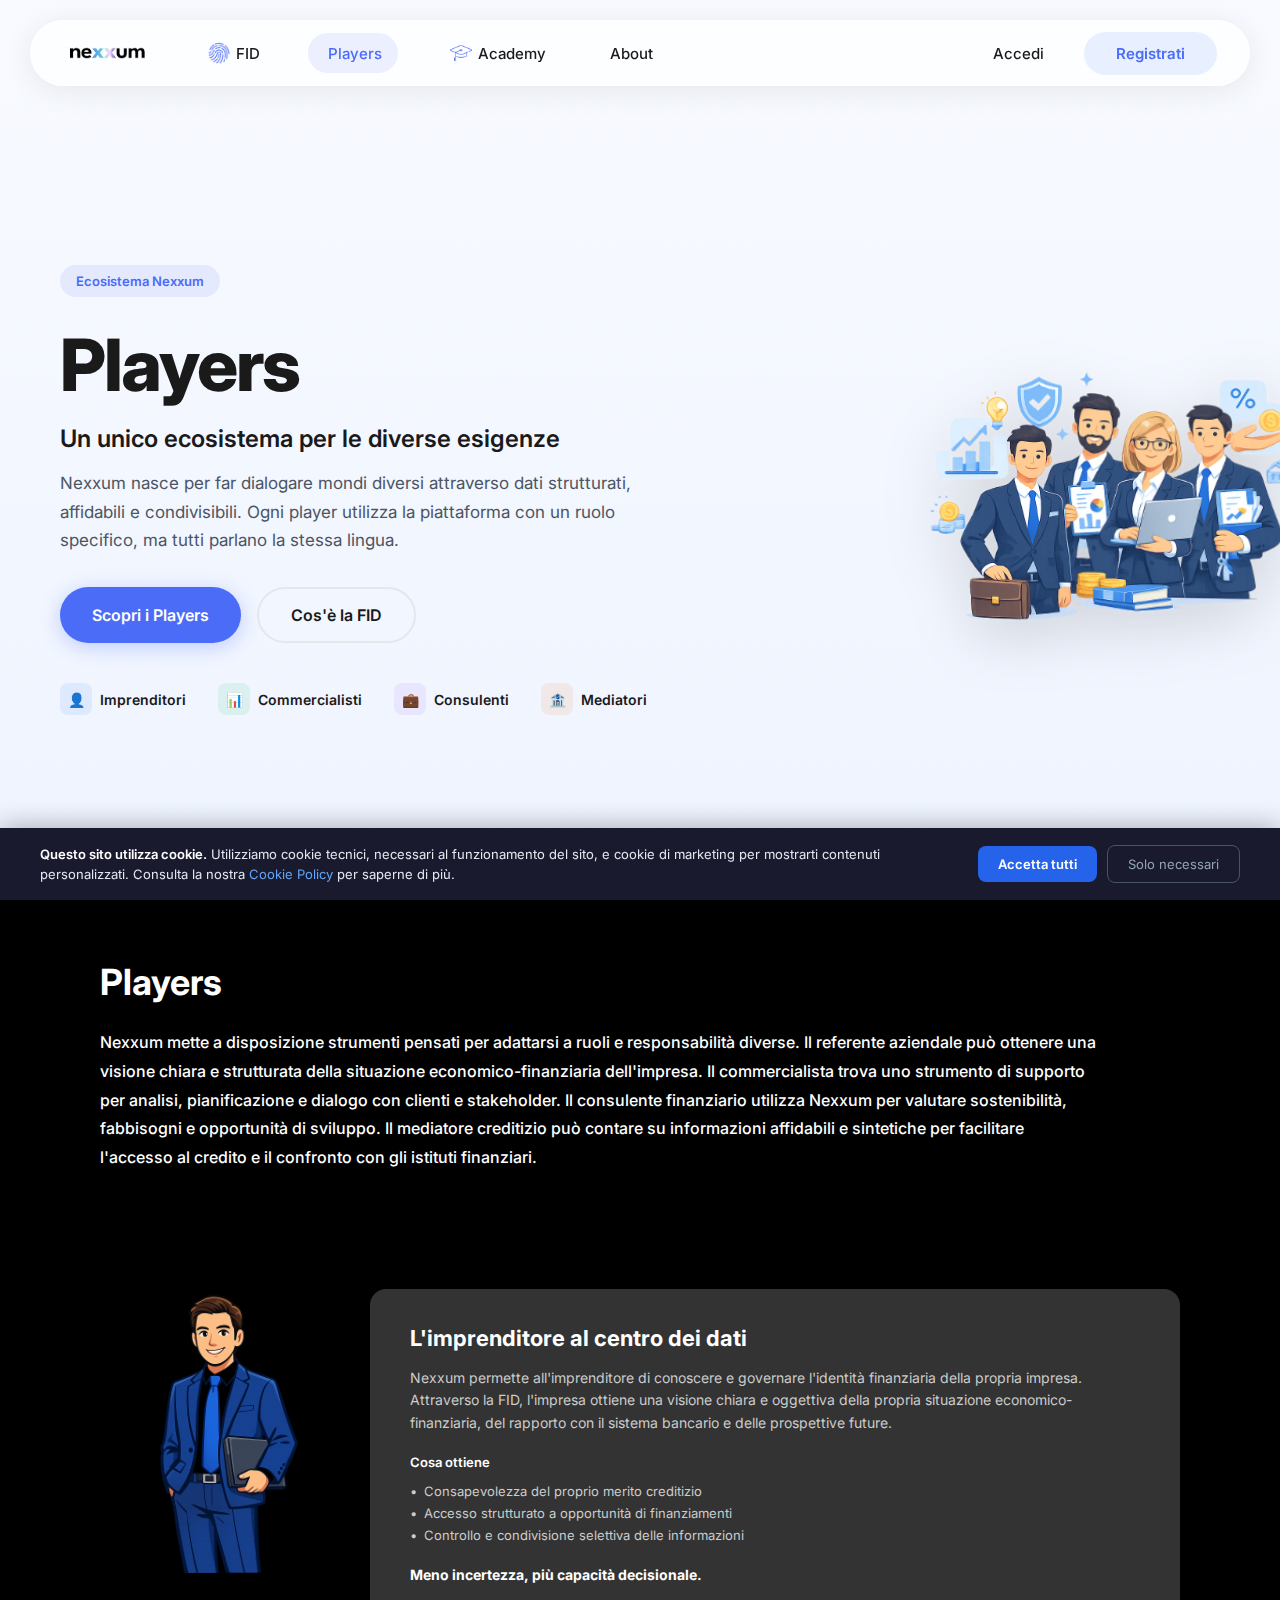
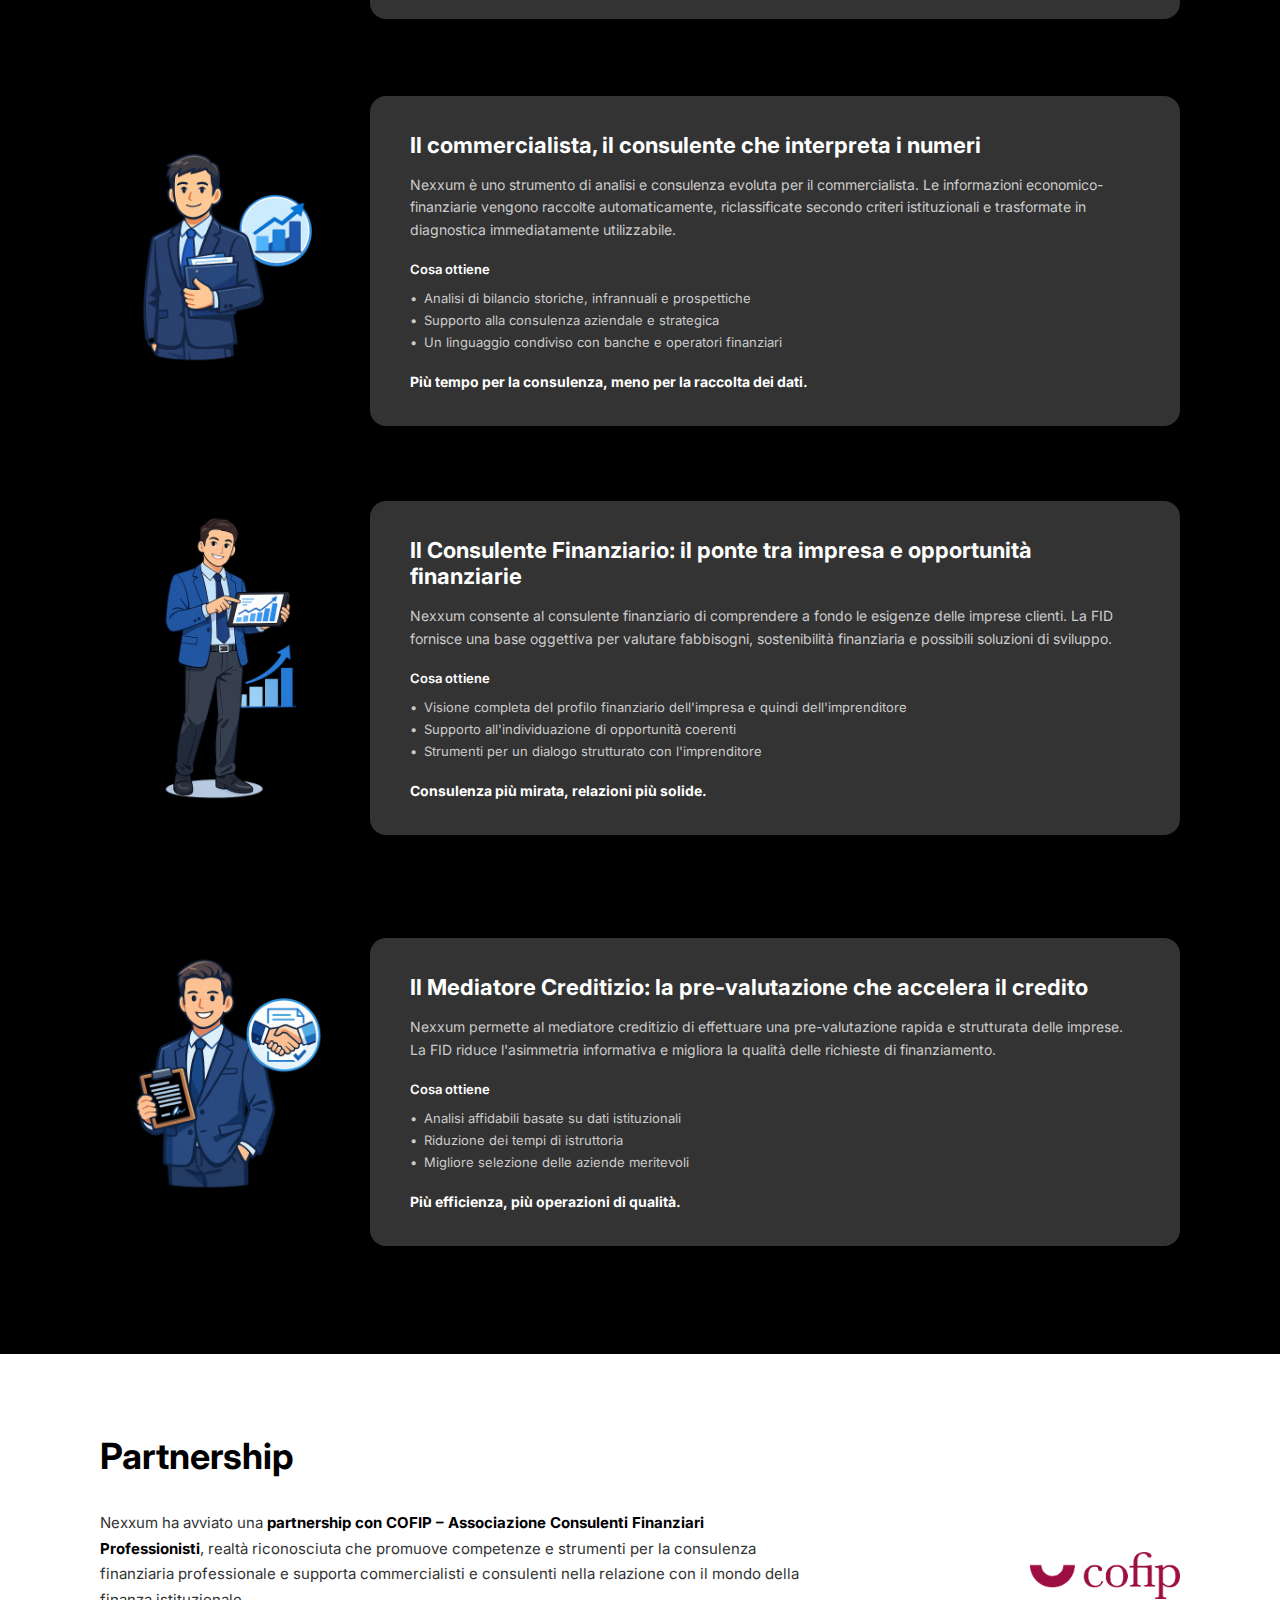
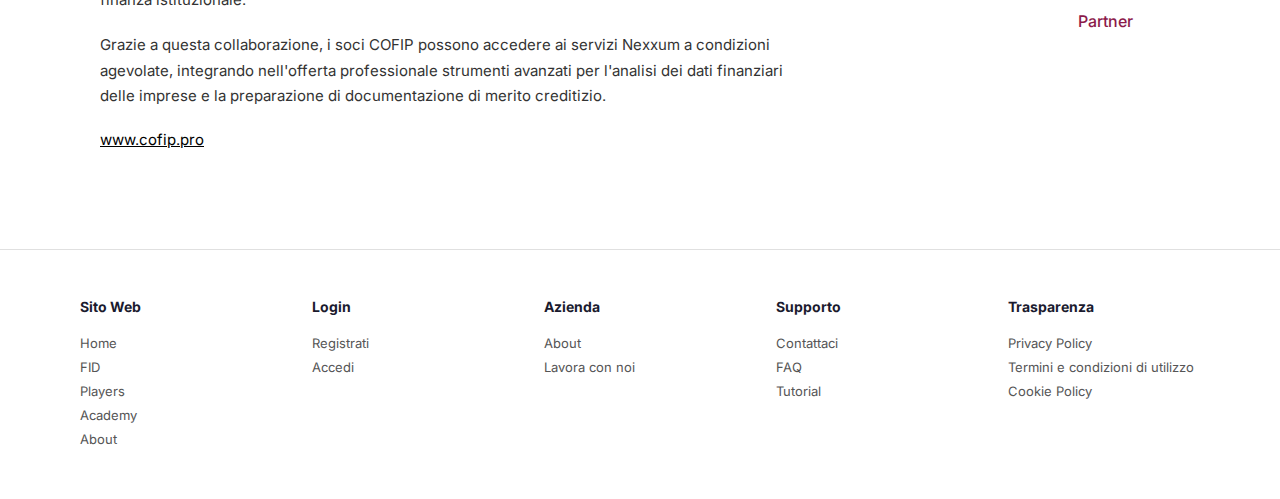
<file: players.html>
<!DOCTYPE html>
<html lang="it">

<head>
    <meta charset="UTF-8">
    <meta name="viewport" content="width=device-width, initial-scale=1.0">
    <title>Nexxum - Players</title>
    <link rel="stylesheet" href="styles.css">
    <link rel="preconnect" href="https://fonts.googleapis.com">
    <link rel="preconnect" href="https://fonts.gstatic.com" crossorigin>
    <link href="https://fonts.googleapis.com/css2?family=Inter:wght@400;500;600;700;800&display=swap" rel="stylesheet">
</head>

<body>
    <nav class="navbar">
        <div class="nav-container">
            <div class="nav-left">
                <a href="index.html" class="logo">
                    <img src="260130_Nexxum_Logo.png" alt="Nexxum" class="logo-img">
                </a>
                <ul class="nav-menu">
                    <li>
                        <a href="fid.html" class="nav-link">
                            <img src="icons8-impronta-digitale-50-blue.png" alt="FID" class="nav-icon-img">
                            FID
                        </a>
                    </li>
                    <li><a href="players.html" class="nav-link nav-link-active">Players</a></li>
                    <li>
                        <a href="academy.html" class="nav-link">
                            <img src="mortarboard-blue.png" alt="Academy" class="nav-icon-img">
                            Academy
                        </a>
                    </li>
                    <li><a href="about.html" class="nav-link">About</a></li>
                </ul>
            </div>
            <button class="hamburger" id="hamburger" aria-label="Menu">
                <span></span>
                <span></span>
                <span></span>
            </button>
            <div class="nav-right">
                <a href="https://auth.app.nexxum.it/realms/nexxum/login-actions/authenticate?client_id=nexxum-data&tab_id=F_lFXhoql-0"
                    class="nav-link login">Accedi</a>
                <a href="https://auth.app.nexxum.it/realms/nexxum/login-actions/registration?client_id=nexxum-data&tab_id=er_XM1Qq2pM"
                    class="btn-register">Registrati</a>
            </div>
        </div>
    </nav>

    <div class="mobile-nav-overlay" id="mobileNav">
        <a href="index.html">Home</a>
        <a href="fid.html"><img src="icons8-impronta-digitale-50-blue.png" alt="FID" class="nav-icon-img"> FID</a>
        <a href="players.html">Players</a>
        <a href="academy.html"><img src="mortarboard-blue.png" alt="Academy" class="nav-icon-img"> Academy</a>
        <a href="about.html">About</a>
        <div class="mobile-nav-divider"></div>
        <a href="https://auth.app.nexxum.it/realms/nexxum/login-actions/authenticate?client_id=nexxum-data&tab_id=F_lFXhoql-0" class="mobile-nav-login">Accedi</a>
        <a href="https://auth.app.nexxum.it/realms/nexxum/login-actions/registration?client_id=nexxum-data&tab_id=er_XM1Qq2pM" class="mobile-nav-register">Registrati</a>
    </div>

    <main>
        <section class="players-hero">
            <div class="players-hero-container">
                <div class="players-hero-content">
                    <div class="players-hero-badge">Ecosistema Nexxum</div>
                    <h1 class="players-title">Players</h1>
                    <p class="players-subtitle">Un unico ecosistema per le diverse esigenze</p>
                    <p class="players-hero-desc">Nexxum nasce per far dialogare mondi diversi attraverso dati
                        strutturati, affidabili e condivisibili. Ogni player utilizza la piattaforma con un ruolo
                        specifico, ma tutti parlano la stessa lingua.</p>
                    <div class="players-hero-buttons">
                        <a href="#players-detail" class="btn-players-primary">Scopri i Players</a>
                        <a href="fid.html" class="btn-players-ghost">Cos'è la FID</a>
                    </div>
                    <div class="players-hero-roles">
                        <div class="player-role">
                            <span class="role-icon">👤</span>
                            <span class="role-name">Imprenditori</span>
                        </div>
                        <div class="player-role">
                            <span class="role-icon">📊</span>
                            <span class="role-name">Commercialisti</span>
                        </div>
                        <div class="player-role">
                            <span class="role-icon">💼</span>
                            <span class="role-name">Consulenti</span>
                        </div>
                        <div class="player-role">
                            <span class="role-icon">🏦</span>
                            <span class="role-name">Mediatori</span>
                        </div>
                    </div>
                </div>
                <div class="players-hero-visual">
                    <img src="nuove/Professionisti finanziari in azione.png" alt="Professionisti finanziari">
                </div>
            </div>
        </section>

        <section class="players-detail" id="players-detail">
            <div class="players-detail-container">
                <div class="players-detail-intro">
                    <h2 class="players-detail-title">Players</h2>
                    <p class="players-detail-text">Nexxum mette a disposizione strumenti pensati per adattarsi a ruoli e
                        responsabilità diverse. Il referente aziendale può ottenere una visione chiara e strutturata
                        della situazione economico-finanziaria dell'impresa. Il commercialista trova uno strumento di
                        supporto per analisi, pianificazione e dialogo con clienti e stakeholder. Il consulente
                        finanziario utilizza Nexxum per valutare sostenibilità, fabbisogni e opportunità di sviluppo. Il
                        mediatore creditizio può contare su informazioni affidabili e sintetiche per facilitare
                        l'accesso al credito e il confronto con gli istituti finanziari.</p>
                </div>

                <div class="player-card" id="imprenditori">
                    <div class="player-card-image">
                        <img src="05 : imprenditore.png" alt="Imprenditore">
                    </div>
                    <div class="player-card-content">
                        <h3 class="player-card-title">L'imprenditore al centro dei dati</h3>
                        <p class="player-card-desc">Nexxum permette all'imprenditore di conoscere e governare l'identità
                            finanziaria della propria impresa.<br>Attraverso la FID, l'impresa ottiene una visione
                            chiara e oggettiva della propria situazione economico-finanziaria, del rapporto con il
                            sistema bancario e delle prospettive future.</p>
                        <div class="player-card-benefits">
                            <p class="benefits-title">Cosa ottiene</p>
                            <ul>
                                <li>Consapevolezza del proprio merito creditizio</li>
                                <li>Accesso strutturato a opportunità di finanziamenti</li>
                                <li>Controllo e condivisione selettiva delle informazioni</li>
                            </ul>
                        </div>
                        <p class="player-card-tagline">Meno incertezza, più capacità decisionale.</p>
                    </div>
                </div>

                <div class="player-card" id="commercialisti">
                    <div class="player-card-image">
                        <img src="06 : commercialista.png" alt="Commercialista">
                    </div>
                    <div class="player-card-content">
                        <h3 class="player-card-title">Il commercialista, il consulente che interpreta i numeri</h3>
                        <p class="player-card-desc">Nexxum è uno strumento di analisi e consulenza evoluta per il
                            commercialista. Le informazioni economico-finanziarie vengono raccolte automaticamente,
                            riclassificate secondo criteri istituzionali e trasformate in diagnostica immediatamente
                            utilizzabile.</p>
                        <div class="player-card-benefits">
                            <p class="benefits-title">Cosa ottiene</p>
                            <ul>
                                <li>Analisi di bilancio storiche, infrannuali e prospettiche</li>
                                <li>Supporto alla consulenza aziendale e strategica</li>
                                <li>Un linguaggio condiviso con banche e operatori finanziari</li>
                            </ul>
                        </div>
                        <p class="player-card-tagline">Più tempo per la consulenza, meno per la raccolta dei dati.</p>
                    </div>
                </div>

                <div class="player-card" id="consulenti">
                    <div class="player-card-image">
                        <img src="07 : consulente finanziario.png" alt="Consulente Finanziario">
                    </div>
                    <div class="player-card-content">
                        <h3 class="player-card-title">Il Consulente Finanziario: il ponte tra impresa e opportunità
                            finanziarie</h3>
                        <p class="player-card-desc">Nexxum consente al consulente finanziario di comprendere a fondo le
                            esigenze delle imprese clienti. La FID fornisce una base oggettiva per valutare fabbisogni,
                            sostenibilità finanziaria e possibili soluzioni di sviluppo.</p>
                        <div class="player-card-benefits">
                            <p class="benefits-title">Cosa ottiene</p>
                            <ul>
                                <li>Visione completa del profilo finanziario dell'impresa e quindi dell'imprenditore
                                </li>
                                <li>Supporto all'individuazione di opportunità coerenti</li>
                                <li>Strumenti per un dialogo strutturato con l'imprenditore</li>
                            </ul>
                        </div>
                        <p class="player-card-tagline">Consulenza più mirata, relazioni più solide.</p>
                    </div>
                </div>

                <div class="player-card" id="mediatori">
                    <div class="player-card-image">
                        <img src="08 : mediatore creditizio.png" alt="Mediatore Creditizio">
                    </div>
                    <div class="player-card-content">
                        <h3 class="player-card-title">Il Mediatore Creditizio: la pre-valutazione che accelera il
                            credito</h3>
                        <p class="player-card-desc">Nexxum permette al mediatore creditizio di effettuare una
                            pre-valutazione rapida e strutturata delle imprese. La FID riduce l'asimmetria informativa e
                            migliora la qualità delle richieste di finanziamento.</p>
                        <div class="player-card-benefits">
                            <p class="benefits-title">Cosa ottiene</p>
                            <ul>
                                <li>Analisi affidabili basate su dati istituzionali</li>
                                <li>Riduzione dei tempi di istruttoria</li>
                                <li>Migliore selezione delle aziende meritevoli</li>
                            </ul>
                        </div>
                        <p class="player-card-tagline">Più efficienza, più operazioni di qualità.</p>
                    </div>
                </div>
            </div>
        </section>

        <section class="partnership">
            <div class="partnership-container">
                <div class="partnership-content">
                    <h2 class="partnership-title">Partnership</h2>
                    <p class="partnership-text">Nexxum ha avviato una <strong>partnership con COFIP – Associazione
                            Consulenti Finanziari Professionisti</strong>, realtà riconosciuta che promuove competenze e
                        strumenti per la consulenza finanziaria professionale e supporta commercialisti e consulenti
                        nella relazione con il mondo della finanza istituzionale.</p>
                    <p class="partnership-text">Grazie a questa collaborazione, i soci COFIP possono accedere ai servizi
                        Nexxum a condizioni agevolate, integrando nell'offerta professionale strumenti avanzati per
                        l'analisi dei dati finanziari delle imprese e la preparazione di documentazione di merito
                        creditizio.</p>
                    <a href="https://www.cofip.pro" class="partnership-link" target="_blank">www.cofip.pro</a>
                </div>
                <div class="partnership-logo">
                    <img src="00 _ Cofip.png" alt="COFIP">
                    <span class="partner-label">Partner</span>
                </div>
            </div>
        </section>
    </main>

    <footer class="footer">
        <div class="footer-container">
            <div class="footer-top">
                <div class="footer-column">
                    <h4>Sito Web</h4>
                    <a href="index.html">Home</a>
                    <a href="fid.html">FID</a>
                    <a href="players.html">Players</a>
                    <a href="academy.html">Academy</a>
                    <a href="about.html">About</a>
                </div>
                <div class="footer-column">
                    <h4>Login</h4>
                    <a
                        href="https://auth.app.nexxum.it/realms/nexxum/login-actions/registration?client_id=nexxum-data&tab_id=er_XM1Qq2pM">Registrati</a>
                    <a
                        href="https://auth.app.nexxum.it/realms/nexxum/login-actions/authenticate?client_id=nexxum-data&tab_id=F_lFXhoql-0">Accedi</a>
                </div>
                <div class="footer-column">
                    <h4>Azienda</h4>
                    <a href="about.html">About</a>
                    <a href="lavora.html" class="footer-link-red">Lavora con noi</a>
                </div>
                <div class="footer-column">
                    <h4>Supporto</h4>
                    <a href="contatti.html" class="footer-link-red">Contattaci</a>
                    <a href="faq.html" class="footer-link-red">FAQ</a>
                    <a href="tutorial.html" class="footer-link-red">Tutorial</a>
                </div>
                <div class="footer-column">
                    <h4>Trasparenza</h4>
                    <a href="privacy.html">Privacy Policy</a>
                    <a href="termini.html">Termini e condizioni di utilizzo</a>
                    <a href="privacy.html#cookie-policy">Cookie Policy</a>
                </div>
            </div>
        </div>
    </footer>

    <script>
        document.addEventListener('DOMContentLoaded', function () {
            const navMenu = document.querySelector('.nav-menu');
            const activeLink = document.querySelector('.nav-link-active');
            const allLinks = document.querySelectorAll('.nav-menu .nav-link');

            const indicator = document.createElement('div');
            indicator.className = 'nav-indicator';
            navMenu.appendChild(indicator);

            if (activeLink) {
                const rect = activeLink.getBoundingClientRect();
                const menuRect = navMenu.getBoundingClientRect();
                indicator.style.width = rect.width + 'px';
                indicator.style.left = (rect.left - menuRect.left) + 'px';

                const prevPos = sessionStorage.getItem('navIndicatorPos');
                if (prevPos) {
                    indicator.style.transition = 'none';
                    indicator.style.left = prevPos + 'px';
                    indicator.offsetHeight;
                    indicator.style.transition = 'all 0.4s cubic-bezier(0.4, 0, 0.2, 1)';
                    indicator.style.left = (rect.left - menuRect.left) + 'px';
                }
            }

            allLinks.forEach(link => {
                link.addEventListener('click', function () {
                    const rect = this.getBoundingClientRect();
                    const menuRect = navMenu.getBoundingClientRect();
                    sessionStorage.setItem('navIndicatorPos', rect.left - menuRect.left);
                });
            });
        });
    </script>
    <script src="cookie-banner.js"></script>
    <script>
        (function() {
            var hamburger = document.getElementById('hamburger');
            var mobileNav = document.getElementById('mobileNav');
            if (hamburger && mobileNav) {
                hamburger.addEventListener('click', function() {
                    hamburger.classList.toggle('open');
                    mobileNav.classList.toggle('open');
                    document.body.style.overflow = mobileNav.classList.contains('open') ? 'hidden' : '';
                });
                mobileNav.querySelectorAll('a').forEach(function(link) {
                    link.addEventListener('click', function() {
                        hamburger.classList.remove('open');
                        mobileNav.classList.remove('open');
                        document.body.style.overflow = '';
                    });
                });
            }
        })();
    </script>
</body>

</html>
</file>
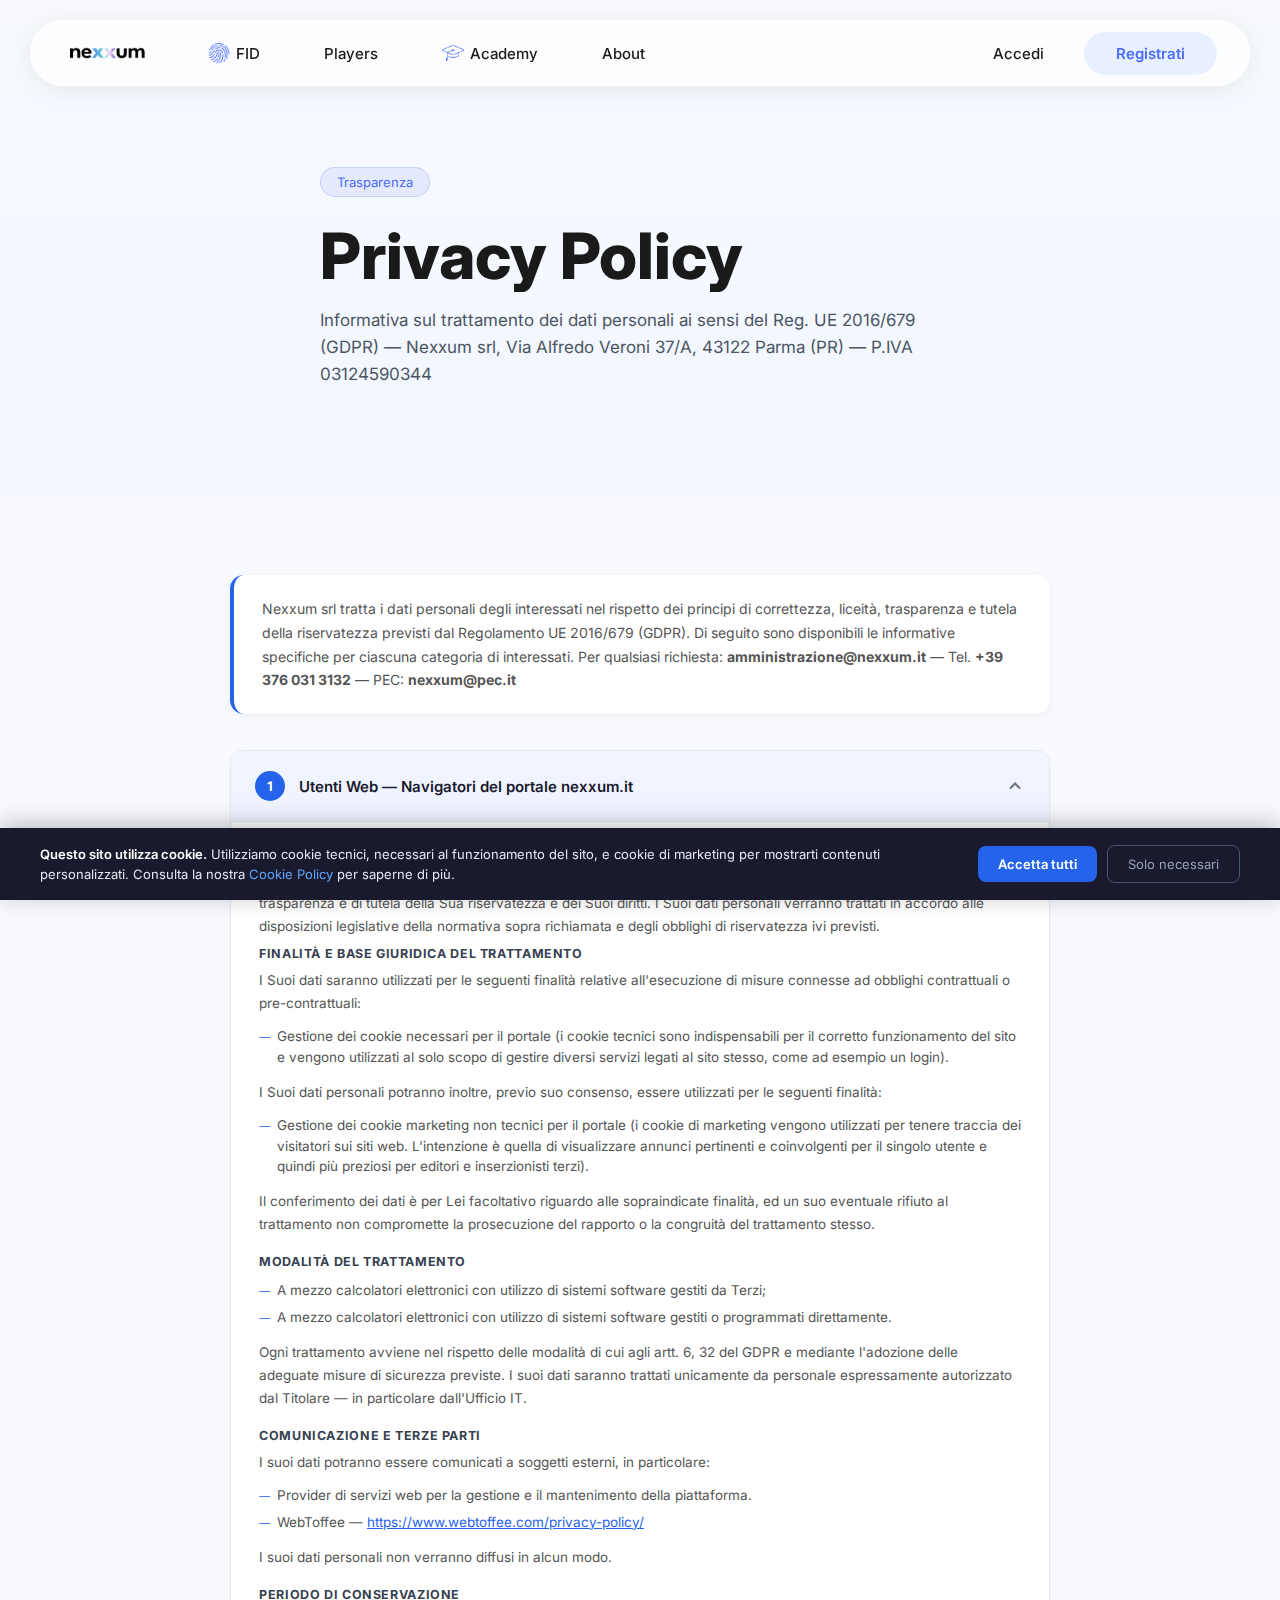
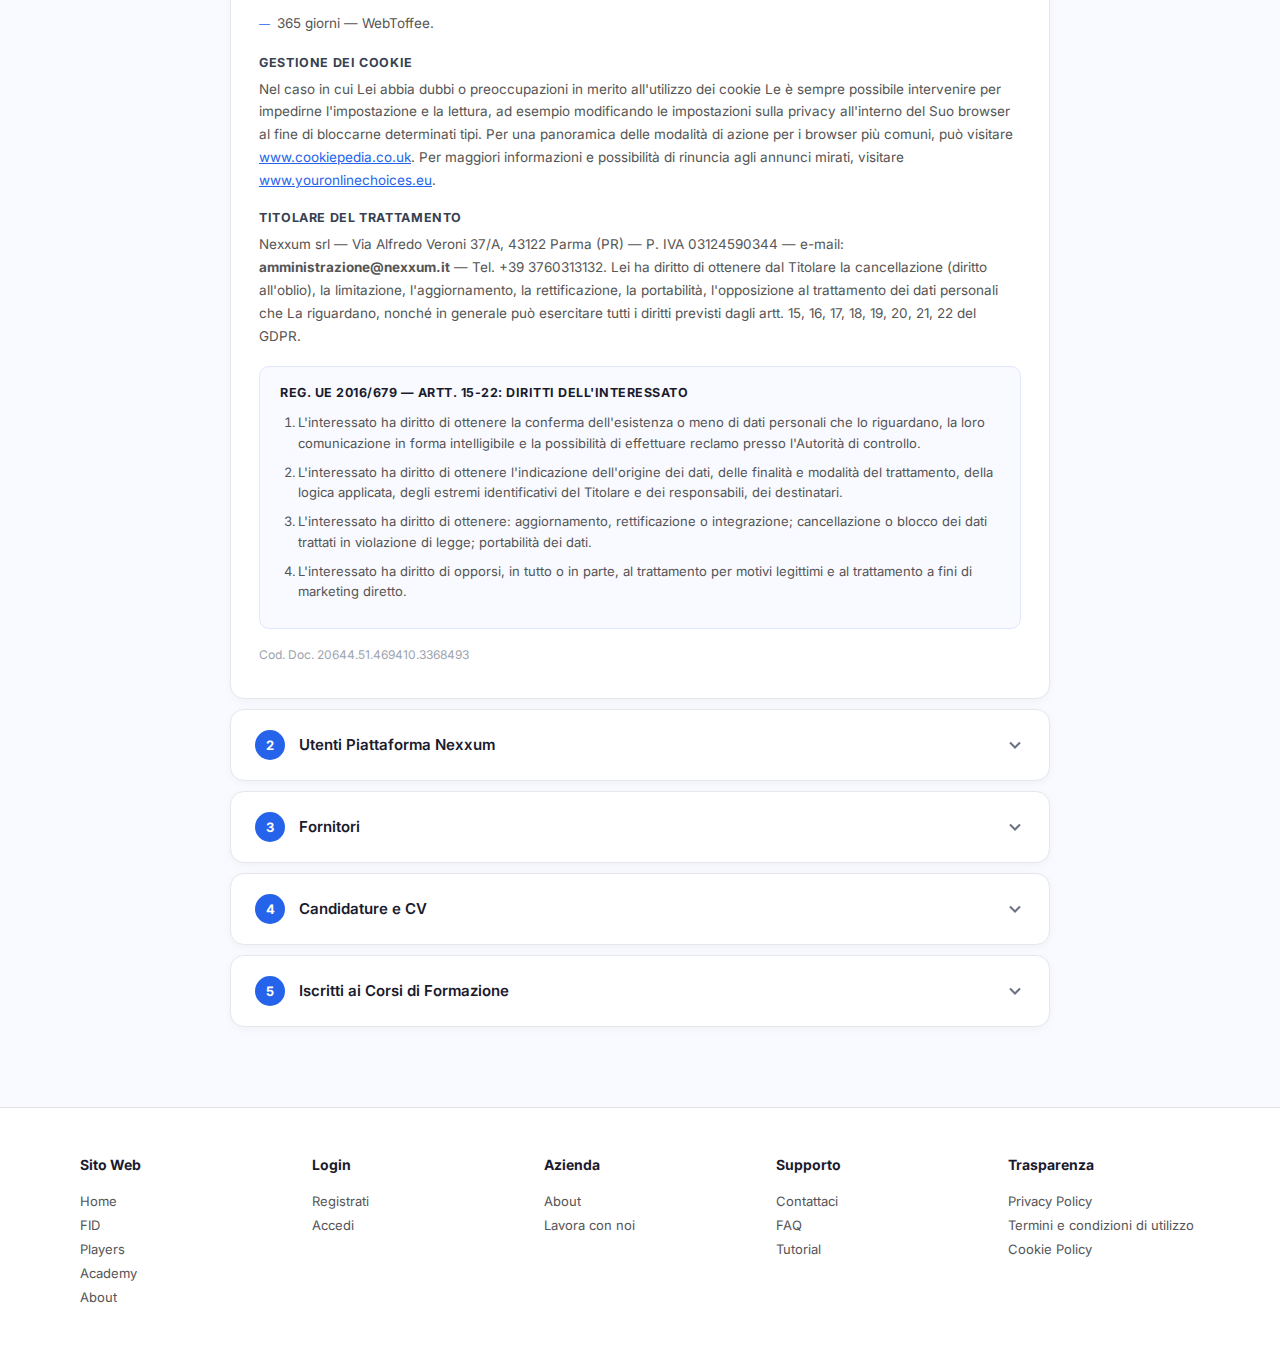
<file: privacy.html>
<!DOCTYPE html>
<html lang="it">
<head>
    <meta charset="UTF-8">
    <meta name="viewport" content="width=device-width, initial-scale=1.0">
    <title>Nexxum - Privacy Policy</title>
    <link rel="stylesheet" href="styles.css">
    <link rel="preconnect" href="https://fonts.googleapis.com">
    <link rel="preconnect" href="https://fonts.gstatic.com" crossorigin>
    <link href="https://fonts.googleapis.com/css2?family=Inter:wght@400;500;600;700;800&display=swap" rel="stylesheet">
</head>
<body>
    <nav class="navbar">
        <div class="nav-container">
            <div class="nav-left">
                <a href="index.html" class="logo">
                    <img src="260130_Nexxum_Logo.png" alt="Nexxum" class="logo-img">
                </a>
                <ul class="nav-menu">
                    <li>
                        <a href="fid.html" class="nav-link">
                            <img src="icons8-impronta-digitale-50-blue.png" alt="FID" class="nav-icon-img">
                            FID
                        </a>
                    </li>
                    <li><a href="players.html" class="nav-link">Players</a></li>
                    <li>
                        <a href="academy.html" class="nav-link">
                            <img src="mortarboard-blue.png" alt="Academy" class="nav-icon-img">
                            Academy
                        </a>
                    </li>
                    <li><a href="about.html" class="nav-link">About</a></li>
                </ul>
            </div>
            <button class="hamburger" id="hamburger" aria-label="Menu">
                <span></span>
                <span></span>
                <span></span>
            </button>
            <div class="nav-right">
                <a href="https://auth.app.nexxum.it/realms/nexxum/login-actions/authenticate?client_id=nexxum-data&tab_id=F_lFXhoql-0" class="nav-link login">Accedi</a>
                <a href="https://auth.app.nexxum.it/realms/nexxum/login-actions/registration?client_id=nexxum-data&tab_id=er_XM1Qq2pM" class="btn-register">Registrati</a>
            </div>
        </div>
    </nav>

    <div class="mobile-nav-overlay" id="mobileNav">
        <a href="index.html">Home</a>
        <a href="fid.html"><img src="icons8-impronta-digitale-50-blue.png" alt="FID" class="nav-icon-img"> FID</a>
        <a href="players.html">Players</a>
        <a href="academy.html"><img src="mortarboard-blue.png" alt="Academy" class="nav-icon-img"> Academy</a>
        <a href="about.html">About</a>
        <div class="mobile-nav-divider"></div>
        <a href="https://auth.app.nexxum.it/realms/nexxum/login-actions/authenticate?client_id=nexxum-data&tab_id=F_lFXhoql-0" class="mobile-nav-login">Accedi</a>
        <a href="https://auth.app.nexxum.it/realms/nexxum/login-actions/registration?client_id=nexxum-data&tab_id=er_XM1Qq2pM" class="mobile-nav-register">Registrati</a>
    </div>

    <main>
        <section class="privacy-hero">
            <div class="privacy-hero-container">
                <div class="privacy-hero-badge">Trasparenza</div>
                <h1 class="privacy-title">Privacy Policy</h1>
                <p class="privacy-subtitle">Informativa sul trattamento dei dati personali ai sensi del Reg. UE 2016/679 (GDPR) — Nexxum srl, Via Alfredo Veroni 37/A, 43122 Parma (PR) — P.IVA 03124590344</p>
            </div>
        </section>

        <section class="privacy-content" id="cookie-policy">
            <div class="privacy-container">
                <div class="privacy-intro">
                    <p>Nexxum srl tratta i dati personali degli interessati nel rispetto dei principi di correttezza, liceità, trasparenza e tutela della riservatezza previsti dal Regolamento UE 2016/679 (GDPR). Di seguito sono disponibili le informative specifiche per ciascuna categoria di interessati. Per qualsiasi richiesta: <strong>amministrazione@nexxum.it</strong> — Tel. <strong>+39 376 031 3132</strong> — PEC: <strong>nexxum@pec.it</strong></p>
                </div>

                <div class="privacy-accordion">

                    <!-- UTENTI WEB -->
                    <div class="privacy-acc-item">
                        <div class="privacy-acc-header active" onclick="togglePrivacy(this)">
                            <div class="privacy-acc-label">
                                <span class="privacy-acc-number">1</span>
                                <span class="privacy-acc-title">Utenti Web — Navigatori del portale nexxum.it</span>
                            </div>
                            <svg class="privacy-acc-arrow" viewBox="0 0 24 24" fill="none" stroke="currentColor" stroke-width="2.5"><polyline points="6 9 12 15 18 9"/></svg>
                        </div>
                        <div class="privacy-acc-body open">
                            <div class="privacy-acc-body-inner">
                                <p class="privacy-doc-text">Nexxum srl nella qualità di Titolare del trattamento dei Suoi dati personali, ai sensi e per gli effetti del Reg.to UE 2016/679 (GDPR), con la presente La informa che tale trattamento sarà improntato ai principi di correttezza, liceità, trasparenza e di tutela della Sua riservatezza e dei Suoi diritti. I Suoi dati personali verranno trattati in accordo alle disposizioni legislative della normativa sopra richiamata e degli obblighi di riservatezza ivi previsti.</p>

                                <div class="privacy-doc-section">
                                    <p class="privacy-doc-section-title">Finalità e base giuridica del trattamento</p>
                                    <p class="privacy-doc-text">I Suoi dati saranno utilizzati per le seguenti finalità relative all'esecuzione di misure connesse ad obblighi contrattuali o pre-contrattuali:</p>
                                    <ul class="privacy-doc-list">
                                        <li>Gestione dei cookie necessari per il portale (i cookie tecnici sono indispensabili per il corretto funzionamento del sito e vengono utilizzati al solo scopo di gestire diversi servizi legati al sito stesso, come ad esempio un login).</li>
                                    </ul>
                                    <p class="privacy-doc-text">I Suoi dati personali potranno inoltre, previo suo consenso, essere utilizzati per le seguenti finalità:</p>
                                    <ul class="privacy-doc-list">
                                        <li>Gestione dei cookie marketing non tecnici per il portale (i cookie di marketing vengono utilizzati per tenere traccia dei visitatori sui siti web. L'intenzione è quella di visualizzare annunci pertinenti e coinvolgenti per il singolo utente e quindi più preziosi per editori e inserzionisti terzi).</li>
                                    </ul>
                                    <p class="privacy-doc-text">Il conferimento dei dati è per Lei facoltativo riguardo alle sopraindicate finalità, ed un suo eventuale rifiuto al trattamento non compromette la prosecuzione del rapporto o la congruità del trattamento stesso.</p>
                                </div>

                                <div class="privacy-doc-section">
                                    <p class="privacy-doc-section-title">Modalità del trattamento</p>
                                    <ul class="privacy-doc-list">
                                        <li>A mezzo calcolatori elettronici con utilizzo di sistemi software gestiti da Terzi;</li>
                                        <li>A mezzo calcolatori elettronici con utilizzo di sistemi software gestiti o programmati direttamente.</li>
                                    </ul>
                                    <p class="privacy-doc-text">Ogni trattamento avviene nel rispetto delle modalità di cui agli artt. 6, 32 del GDPR e mediante l'adozione delle adeguate misure di sicurezza previste. I suoi dati saranno trattati unicamente da personale espressamente autorizzato dal Titolare — in particolare dall'Ufficio IT.</p>
                                </div>

                                <div class="privacy-doc-section">
                                    <p class="privacy-doc-section-title">Comunicazione e Terze Parti</p>
                                    <p class="privacy-doc-text">I suoi dati potranno essere comunicati a soggetti esterni, in particolare:</p>
                                    <ul class="privacy-doc-list">
                                        <li>Provider di servizi web per la gestione e il mantenimento della piattaforma.</li>
                                        <li>WebToffee — <a href="https://www.webtoffee.com/privacy-policy/" target="_blank" rel="noopener" style="color:#2563eb;">https://www.webtoffee.com/privacy-policy/</a></li>
                                    </ul>
                                    <p class="privacy-doc-text">I suoi dati personali non verranno diffusi in alcun modo.</p>
                                </div>

                                <div class="privacy-doc-section">
                                    <p class="privacy-doc-section-title">Periodo di Conservazione</p>
                                    <ul class="privacy-doc-list">
                                        <li>365 giorni — WebToffee.</li>
                                    </ul>
                                </div>

                                <div class="privacy-doc-section">
                                    <p class="privacy-doc-section-title">Gestione dei Cookie</p>
                                    <p class="privacy-doc-text">Nel caso in cui Lei abbia dubbi o preoccupazioni in merito all'utilizzo dei cookie Le è sempre possibile intervenire per impedirne l'impostazione e la lettura, ad esempio modificando le impostazioni sulla privacy all'interno del Suo browser al fine di bloccarne determinati tipi. Per una panoramica delle modalità di azione per i browser più comuni, può visitare <a href="https://www.cookiepedia.co.uk" target="_blank" rel="noopener" style="color:#2563eb;">www.cookiepedia.co.uk</a>. Per maggiori informazioni e possibilità di rinuncia agli annunci mirati, visitare <a href="https://www.youronlinechoices.eu/" target="_blank" rel="noopener" style="color:#2563eb;">www.youronlinechoices.eu</a>.</p>
                                </div>

                                <div class="privacy-doc-section">
                                    <p class="privacy-doc-section-title">Titolare del Trattamento</p>
                                    <p class="privacy-doc-text">Nexxum srl — Via Alfredo Veroni 37/A, 43122 Parma (PR) — P. IVA 03124590344 — e-mail: <strong>amministrazione@nexxum.it</strong> — Tel. +39 3760313132. Lei ha diritto di ottenere dal Titolare la cancellazione (diritto all'oblio), la limitazione, l'aggiornamento, la rettificazione, la portabilità, l'opposizione al trattamento dei dati personali che La riguardano, nonché in generale può esercitare tutti i diritti previsti dagli artt. 15, 16, 17, 18, 19, 20, 21, 22 del GDPR.</p>
                                </div>

                                <div class="privacy-doc-rights">
                                    <p class="privacy-doc-rights-title">Reg. UE 2016/679 — Artt. 15-22: Diritti dell'Interessato</p>
                                    <ol>
                                        <li>L'interessato ha diritto di ottenere la conferma dell'esistenza o meno di dati personali che lo riguardano, la loro comunicazione in forma intelligibile e la possibilità di effettuare reclamo presso l'Autorità di controllo.</li>
                                        <li>L'interessato ha diritto di ottenere l'indicazione dell'origine dei dati, delle finalità e modalità del trattamento, della logica applicata, degli estremi identificativi del Titolare e dei responsabili, dei destinatari.</li>
                                        <li>L'interessato ha diritto di ottenere: aggiornamento, rettificazione o integrazione; cancellazione o blocco dei dati trattati in violazione di legge; portabilità dei dati.</li>
                                        <li>L'interessato ha diritto di opporsi, in tutto o in parte, al trattamento per motivi legittimi e al trattamento a fini di marketing diretto.</li>
                                    </ol>
                                </div>

                                <p class="privacy-doc-text" style="margin-top:16px; font-size:12px; color:#9ca3af;">Cod. Doc. 20644.51.469410.3368493</p>
                            </div>
                        </div>
                    </div>

                    <!-- UTENTI PIATTAFORMA -->
                    <div class="privacy-acc-item">
                        <div class="privacy-acc-header" onclick="togglePrivacy(this)">
                            <div class="privacy-acc-label">
                                <span class="privacy-acc-number">2</span>
                                <span class="privacy-acc-title">Utenti Piattaforma Nexxum</span>
                            </div>
                            <svg class="privacy-acc-arrow" viewBox="0 0 24 24" fill="none" stroke="currentColor" stroke-width="2.5"><polyline points="6 9 12 15 18 9"/></svg>
                        </div>
                        <div class="privacy-acc-body">
                            <div class="privacy-acc-body-inner">
                                <p class="privacy-doc-text">Nexxum srl nella qualità di Titolare del trattamento dei Suoi dati personali, ai sensi e per gli effetti del Reg.to UE 2016/679 (GDPR), con la presente La informa che tale trattamento sarà improntato ai principi di correttezza, liceità, trasparenza e di tutela della Sua riservatezza e dei Suoi diritti. I Suoi dati personali verranno trattati in accordo alle disposizioni legislative della normativa sopra richiamata e degli obblighi di riservatezza ivi previsti.</p>

                                <div class="privacy-doc-section">
                                    <p class="privacy-doc-section-title">Finalità e base giuridica del trattamento</p>
                                    <p class="privacy-doc-text">I Suoi dati verranno trattati per le seguenti finalità connesse all'attuazione di adempimenti relativi ad obblighi legislativi:</p>
                                    <ul class="privacy-doc-list">
                                        <li>Adempimenti obbligatori per legge in campo fiscale e contabile;</li>
                                        <li>Gestione contabile o di tesoreria;</li>
                                        <li>Gestione del contenzioso.</li>
                                    </ul>
                                    <p class="privacy-doc-text">I Suoi dati saranno inoltre utilizzati per le seguenti finalità relative all'esecuzione di misure connesse ad obblighi contrattuali o pre-contrattuali:</p>
                                    <ul class="privacy-doc-list">
                                        <li>Assistenza post-vendita;</li>
                                        <li>Comunicazione di partecipazione al fine di garantire l'accreditamento formativo da parte degli ordini di appartenenza;</li>
                                        <li>Gestione corsi di formazione;</li>
                                        <li>Gestione della clientela;</li>
                                        <li>Servizi offerti di elaborazione dati;</li>
                                        <li>Storico fatturazione clienti.</li>
                                    </ul>
                                    <p class="privacy-doc-text">I Suoi dati personali potranno inoltre, previo Suo consenso, essere utilizzati per le seguenti finalità:</p>
                                    <ul class="privacy-doc-list">
                                        <li>Invio di informazioni commerciali e di marketing attraverso canali elettronici e cartacei.</li>
                                    </ul>
                                    <p class="privacy-doc-text">Il conferimento dei dati è per Lei facoltativo riguardo alle sopraindicate finalità, ed un suo eventuale rifiuto al trattamento non compromette la prosecuzione del rapporto o la congruità del trattamento stesso.</p>
                                </div>

                                <div class="privacy-doc-section">
                                    <p class="privacy-doc-section-title">Modalità del trattamento</p>
                                    <ul class="privacy-doc-list">
                                        <li>Affidamento a terzi di operazioni di elaborazione;</li>
                                        <li>Creazione di profili relativi a clienti, fornitori o consumatori;</li>
                                        <li>Trattamento manuale a mezzo di archivi cartacei;</li>
                                        <li>Trattamento mediante mezzi elettronici.</li>
                                    </ul>
                                    <p class="privacy-doc-text">Ogni trattamento avviene nel rispetto delle modalità di cui agli artt. 6, 32 del GDPR. I suoi dati saranno trattati unicamente da personale autorizzato dal Titolare — in particolare: Ufficio Amministrazione e Ufficio IT.</p>
                                </div>

                                <div class="privacy-doc-section">
                                    <p class="privacy-doc-section-title">Comunicazione</p>
                                    <p class="privacy-doc-text">I suoi dati potranno essere comunicati a soggetti esterni, in particolare:</p>
                                    <ul class="privacy-doc-list">
                                        <li>Banche e istituti di credito;</li>
                                        <li>Consulenti e liberi professionisti, anche in forma associata;</li>
                                        <li>Intermediari finanziari non bancari;</li>
                                        <li>Ordini e collegi professionali (esclusivamente per la comunicazione dei crediti formativi rilasciati in seguito alla partecipazione ai corsi certificati);</li>
                                        <li>Provider di servizi web per la gestione e il mantenimento della piattaforma.</li>
                                    </ul>
                                    <p class="privacy-doc-text">I suoi dati personali non verranno diffusi in alcun modo. I dati potranno essere trasferiti in paesi UE e stati sicuri Extra UE.</p>
                                </div>

                                <div class="privacy-doc-section">
                                    <p class="privacy-doc-section-title">Periodo di Conservazione</p>
                                    <ul class="privacy-doc-list">
                                        <li>Per un arco di tempo non superiore al conseguimento delle finalità per le quali sono raccolti e trattati per l'esecuzione e l'espletamento delle finalità contrattuali;</li>
                                        <li>Per un arco di tempo non superiore all'espletamento dei servizi erogati, al fine di poter informare il partecipante in merito a nuovi corsi;</li>
                                        <li>Nel rispetto dei tempi obbligatori prescritti dalla legge.</li>
                                    </ul>
                                </div>

                                <div class="privacy-doc-section">
                                    <p class="privacy-doc-section-title">Titolare del Trattamento</p>
                                    <p class="privacy-doc-text">Nexxum srl — Via Alfredo Veroni 37/A, 43122 Parma (PR) — P. IVA 03124590344 — e-mail: <strong>amministrazione@nexxum.it</strong> — Tel. +39 3760313132. Lei ha diritto di ottenere dal Titolare la cancellazione (diritto all'oblio), la limitazione, l'aggiornamento, la rettificazione, la portabilità, l'opposizione al trattamento dei dati personali che La riguardano, nonché in generale può esercitare tutti i diritti previsti dagli artt. 15, 16, 17, 18, 19, 20, 21, 22 del GDPR. Potrà inoltre visionare in ogni momento la versione aggiornata della presente informativa collegandosi all'indirizzo: <a href="https://www.privacylab.it/informativa.php?20644474145" target="_blank" rel="noopener" style="color:#2563eb;">www.privacylab.it/informativa.php?20644474145</a>.</p>
                                </div>

                                <div class="privacy-doc-rights">
                                    <p class="privacy-doc-rights-title">Reg. UE 2016/679 — Artt. 15-22: Diritti dell'Interessato</p>
                                    <ol>
                                        <li>L'interessato ha diritto di ottenere la conferma dell'esistenza o meno di dati personali che lo riguardano, la loro comunicazione in forma intelligibile e la possibilità di effettuare reclamo presso l'Autorità di controllo.</li>
                                        <li>L'interessato ha diritto di ottenere l'indicazione dell'origine dei dati, delle finalità e modalità del trattamento, della logica applicata, degli estremi identificativi del Titolare e dei responsabili, dei destinatari.</li>
                                        <li>L'interessato ha diritto di ottenere: aggiornamento, rettificazione o integrazione; cancellazione o blocco dei dati trattati in violazione di legge; portabilità dei dati.</li>
                                        <li>L'interessato ha diritto di opporsi, in tutto o in parte, al trattamento per motivi legittimi e al trattamento a fini di marketing diretto.</li>
                                    </ol>
                                </div>

                                <p class="privacy-doc-text" style="margin-top:16px; font-size:12px; color:#9ca3af;">Cod. Doc. 20644.51.474145.3368494</p>
                            </div>
                        </div>
                    </div>

                    <!-- FORNITORI -->
                    <div class="privacy-acc-item">
                        <div class="privacy-acc-header" onclick="togglePrivacy(this)">
                            <div class="privacy-acc-label">
                                <span class="privacy-acc-number">3</span>
                                <span class="privacy-acc-title">Fornitori</span>
                            </div>
                            <svg class="privacy-acc-arrow" viewBox="0 0 24 24" fill="none" stroke="currentColor" stroke-width="2.5"><polyline points="6 9 12 15 18 9"/></svg>
                        </div>
                        <div class="privacy-acc-body">
                            <div class="privacy-acc-body-inner">
                                <div class="privacy-coming-soon">
                                    <svg width="48" height="48" viewBox="0 0 24 24" fill="none" stroke="#2563eb" stroke-width="1.5"><path d="M14 2H6a2 2 0 0 0-2 2v16a2 2 0 0 0 2 2h12a2 2 0 0 0 2-2V8z"/><polyline points="14 2 14 8 20 8"/><line x1="16" y1="13" x2="8" y2="13"/><line x1="16" y1="17" x2="8" y2="17"/><polyline points="10 9 9 9 8 9"/></svg>
                                    <p>L'informativa completa sul trattamento dei dati personali per i Fornitori è disponibile al seguente link:</p>
                                    <a href="https://www.privacylab.it/archive.php?id=3368491&idDoc=51&idTarget=449594&output=html" target="_blank" rel="noopener" class="btn-privacy-link">
                                        <svg width="16" height="16" viewBox="0 0 24 24" fill="none" stroke="currentColor" stroke-width="2"><path d="M18 13v6a2 2 0 0 1-2 2H5a2 2 0 0 1-2-2V8a2 2 0 0 1 2-2h6"/><polyline points="15 3 21 3 21 9"/><line x1="10" y1="14" x2="21" y2="3"/></svg>
                                        Consulta l'informativa Fornitori
                                    </a>
                                </div>
                            </div>
                        </div>
                    </div>

                    <!-- CANDIDATURE CV -->
                    <div class="privacy-acc-item">
                        <div class="privacy-acc-header" onclick="togglePrivacy(this)">
                            <div class="privacy-acc-label">
                                <span class="privacy-acc-number">4</span>
                                <span class="privacy-acc-title">Candidature e CV</span>
                            </div>
                            <svg class="privacy-acc-arrow" viewBox="0 0 24 24" fill="none" stroke="currentColor" stroke-width="2.5"><polyline points="6 9 12 15 18 9"/></svg>
                        </div>
                        <div class="privacy-acc-body">
                            <div class="privacy-acc-body-inner">
                                <div class="privacy-coming-soon">
                                    <svg width="48" height="48" viewBox="0 0 24 24" fill="none" stroke="#2563eb" stroke-width="1.5"><path d="M14 2H6a2 2 0 0 0-2 2v16a2 2 0 0 0 2 2h12a2 2 0 0 0 2-2V8z"/><polyline points="14 2 14 8 20 8"/><line x1="16" y1="13" x2="8" y2="13"/><line x1="16" y1="17" x2="8" y2="17"/><polyline points="10 9 9 9 8 9"/></svg>
                                    <p>L'informativa completa sul trattamento dei dati personali per i candidati che inviano il proprio CV è disponibile al seguente link:</p>
                                    <a href="https://www.privacylab.it/archive.php?id=3368490&idDoc=51&idTarget=448174&output=html" target="_blank" rel="noopener" class="btn-privacy-link">
                                        <svg width="16" height="16" viewBox="0 0 24 24" fill="none" stroke="currentColor" stroke-width="2"><path d="M18 13v6a2 2 0 0 1-2 2H5a2 2 0 0 1-2-2V8a2 2 0 0 1 2-2h6"/><polyline points="15 3 21 3 21 9"/><line x1="10" y1="14" x2="21" y2="3"/></svg>
                                        Consulta l'informativa Candidature
                                    </a>
                                </div>
                            </div>
                        </div>
                    </div>

                    <!-- ISCRITTI AI CORSI -->
                    <div class="privacy-acc-item">
                        <div class="privacy-acc-header" onclick="togglePrivacy(this)">
                            <div class="privacy-acc-label">
                                <span class="privacy-acc-number">5</span>
                                <span class="privacy-acc-title">Iscritti ai Corsi di Formazione</span>
                            </div>
                            <svg class="privacy-acc-arrow" viewBox="0 0 24 24" fill="none" stroke="currentColor" stroke-width="2.5"><polyline points="6 9 12 15 18 9"/></svg>
                        </div>
                        <div class="privacy-acc-body">
                            <div class="privacy-acc-body-inner">
                                <div class="privacy-coming-soon">
                                    <svg width="48" height="48" viewBox="0 0 24 24" fill="none" stroke="#2563eb" stroke-width="1.5"><path d="M14 2H6a2 2 0 0 0-2 2v16a2 2 0 0 0 2 2h12a2 2 0 0 0 2-2V8z"/><polyline points="14 2 14 8 20 8"/><line x1="16" y1="13" x2="8" y2="13"/><line x1="16" y1="17" x2="8" y2="17"/><polyline points="10 9 9 9 8 9"/></svg>
                                    <p>L'informativa completa sul trattamento dei dati personali per gli iscritti ai corsi di formazione è disponibile al seguente link:</p>
                                    <a href="https://www.privacylab.it/archive.php?id=3368492&idDoc=51&idTarget=480517&output=html" target="_blank" rel="noopener" class="btn-privacy-link">
                                        <svg width="16" height="16" viewBox="0 0 24 24" fill="none" stroke="currentColor" stroke-width="2"><path d="M18 13v6a2 2 0 0 1-2 2H5a2 2 0 0 1-2-2V8a2 2 0 0 1 2-2h6"/><polyline points="15 3 21 3 21 9"/><line x1="10" y1="14" x2="21" y2="3"/></svg>
                                        Consulta l'informativa Corsi di Formazione
                                    </a>
                                </div>
                            </div>
                        </div>
                    </div>

                </div>
            </div>
        </section>
    </main>

    <footer class="footer">
        <div class="footer-container">
            <div class="footer-top">
                <div class="footer-column">
                    <h4>Sito Web</h4>
                    <a href="index.html">Home</a>
                    <a href="fid.html">FID</a>
                    <a href="players.html">Players</a>
                    <a href="academy.html">Academy</a>
                    <a href="about.html">About</a>
                </div>
                <div class="footer-column">
                    <h4>Login</h4>
                    <a href="https://auth.app.nexxum.it/realms/nexxum/login-actions/registration?client_id=nexxum-data&tab_id=er_XM1Qq2pM">Registrati</a>
                    <a href="https://auth.app.nexxum.it/realms/nexxum/login-actions/authenticate?client_id=nexxum-data&tab_id=F_lFXhoql-0">Accedi</a>
                </div>
                <div class="footer-column">
                    <h4>Azienda</h4>
                    <a href="about.html">About</a>
                    <a href="lavora.html" class="footer-link-red">Lavora con noi</a>
                </div>
                <div class="footer-column">
                    <h4>Supporto</h4>
                    <a href="contatti.html" class="footer-link-red">Contattaci</a>
                    <a href="faq.html" class="footer-link-red">FAQ</a>
                    <a href="tutorial.html" class="footer-link-red">Tutorial</a>
                </div>
                <div class="footer-column">
                    <h4>Trasparenza</h4>
                    <a href="privacy.html">Privacy Policy</a>
                    <a href="termini.html">Termini e condizioni di utilizzo</a>
                    <a href="privacy.html#cookie-policy">Cookie Policy</a>
                </div>
            </div>
        </div>
    </footer>

    <script src="cookie-banner.js"></script>
    <script>
        document.addEventListener('DOMContentLoaded', function() {
            const navMenu = document.querySelector('.nav-menu');
            const allLinks = document.querySelectorAll('.nav-menu .nav-link');
            const indicator = document.createElement('div');
            indicator.className = 'nav-indicator';
            navMenu.appendChild(indicator);
            allLinks.forEach(link => {
                link.addEventListener('click', function() {
                    const rect = this.getBoundingClientRect();
                    const menuRect = navMenu.getBoundingClientRect();
                    sessionStorage.setItem('navIndicatorPos', rect.left - menuRect.left);
                });
            });
        });

        function togglePrivacy(header) {
            const item = header.closest('.privacy-acc-item');
            const body = item.querySelector('.privacy-acc-body');
            const isOpen = body.classList.contains('open');
            header.classList.toggle('active', !isOpen);
            body.classList.toggle('open', !isOpen);
        }
    </script>
    <script>
        (function() {
            var hamburger = document.getElementById('hamburger');
            var mobileNav = document.getElementById('mobileNav');
            if (hamburger && mobileNav) {
                hamburger.addEventListener('click', function() {
                    hamburger.classList.toggle('open');
                    mobileNav.classList.toggle('open');
                    document.body.style.overflow = mobileNav.classList.contains('open') ? 'hidden' : '';
                });
                mobileNav.querySelectorAll('a').forEach(function(link) {
                    link.addEventListener('click', function() {
                        hamburger.classList.remove('open');
                        mobileNav.classList.remove('open');
                        document.body.style.overflow = '';
                    });
                });
            }
        })();
    </script>
</body>
</html>
</file>
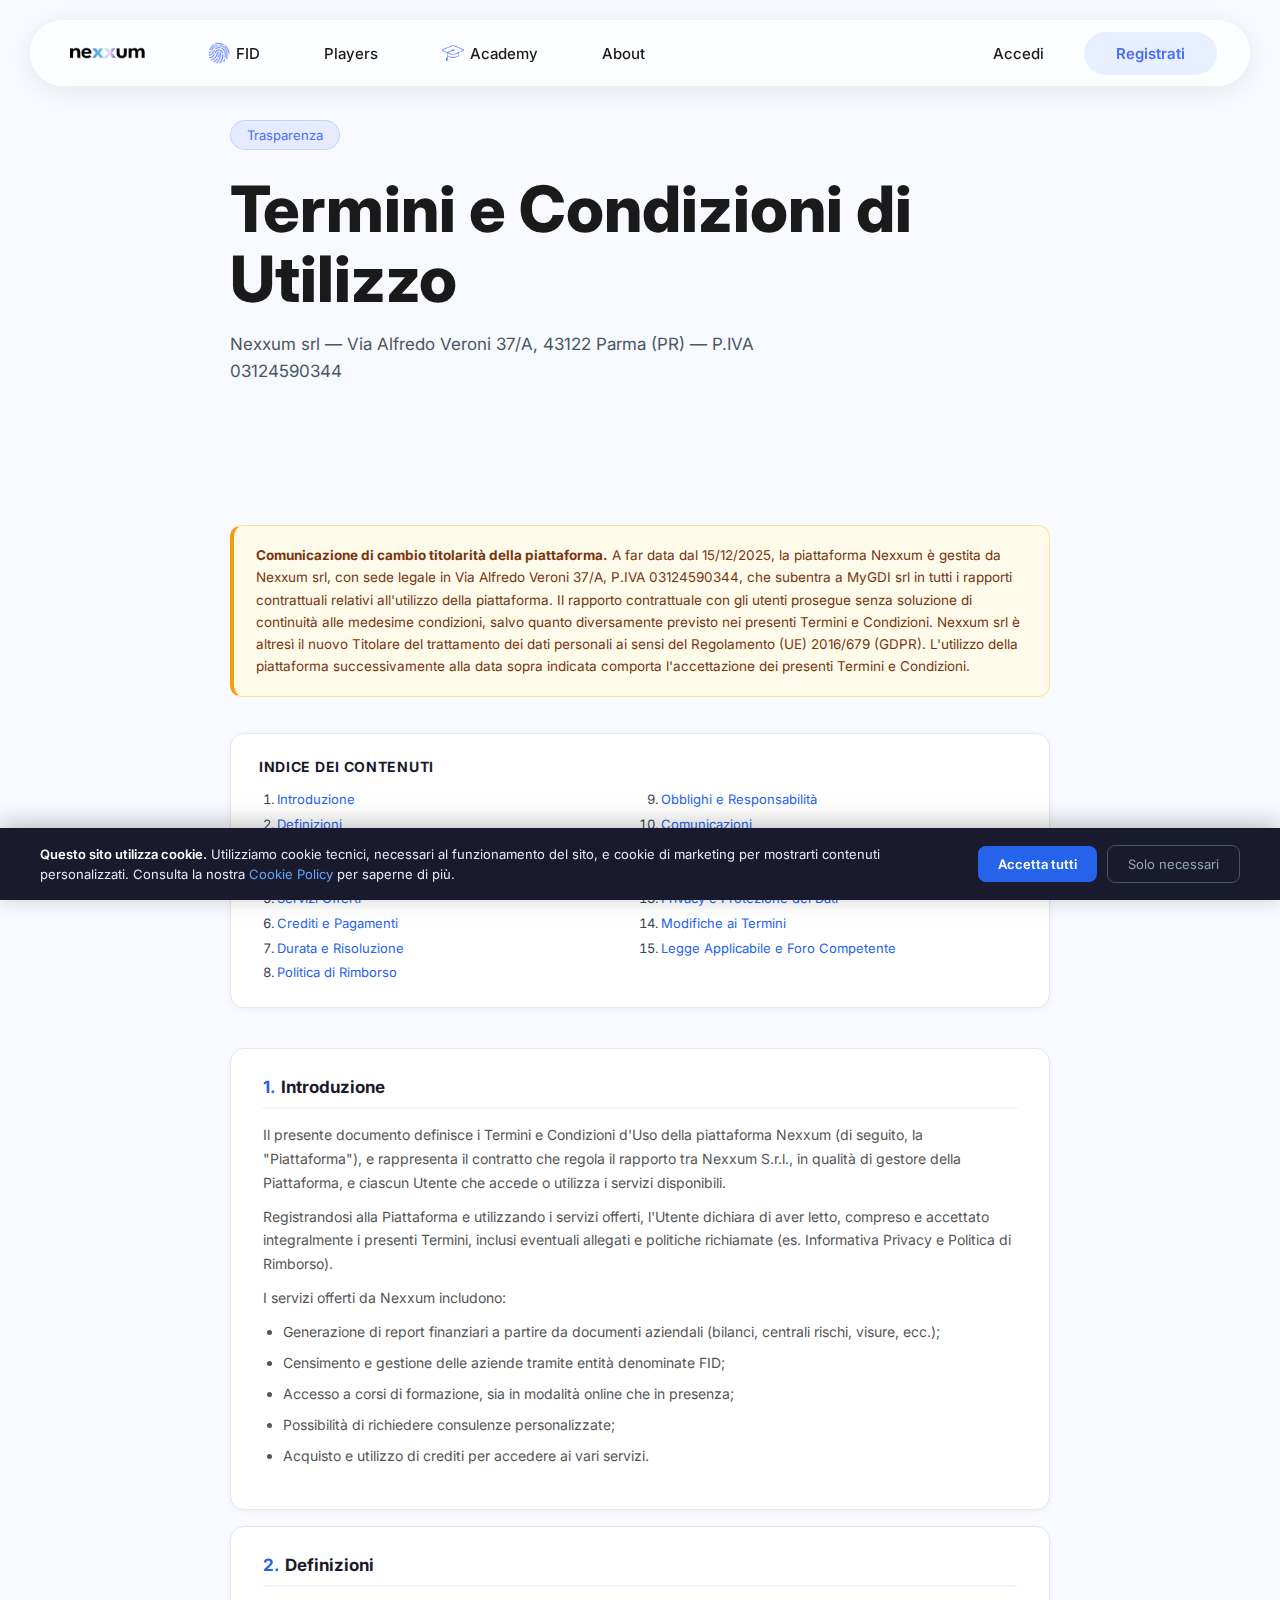
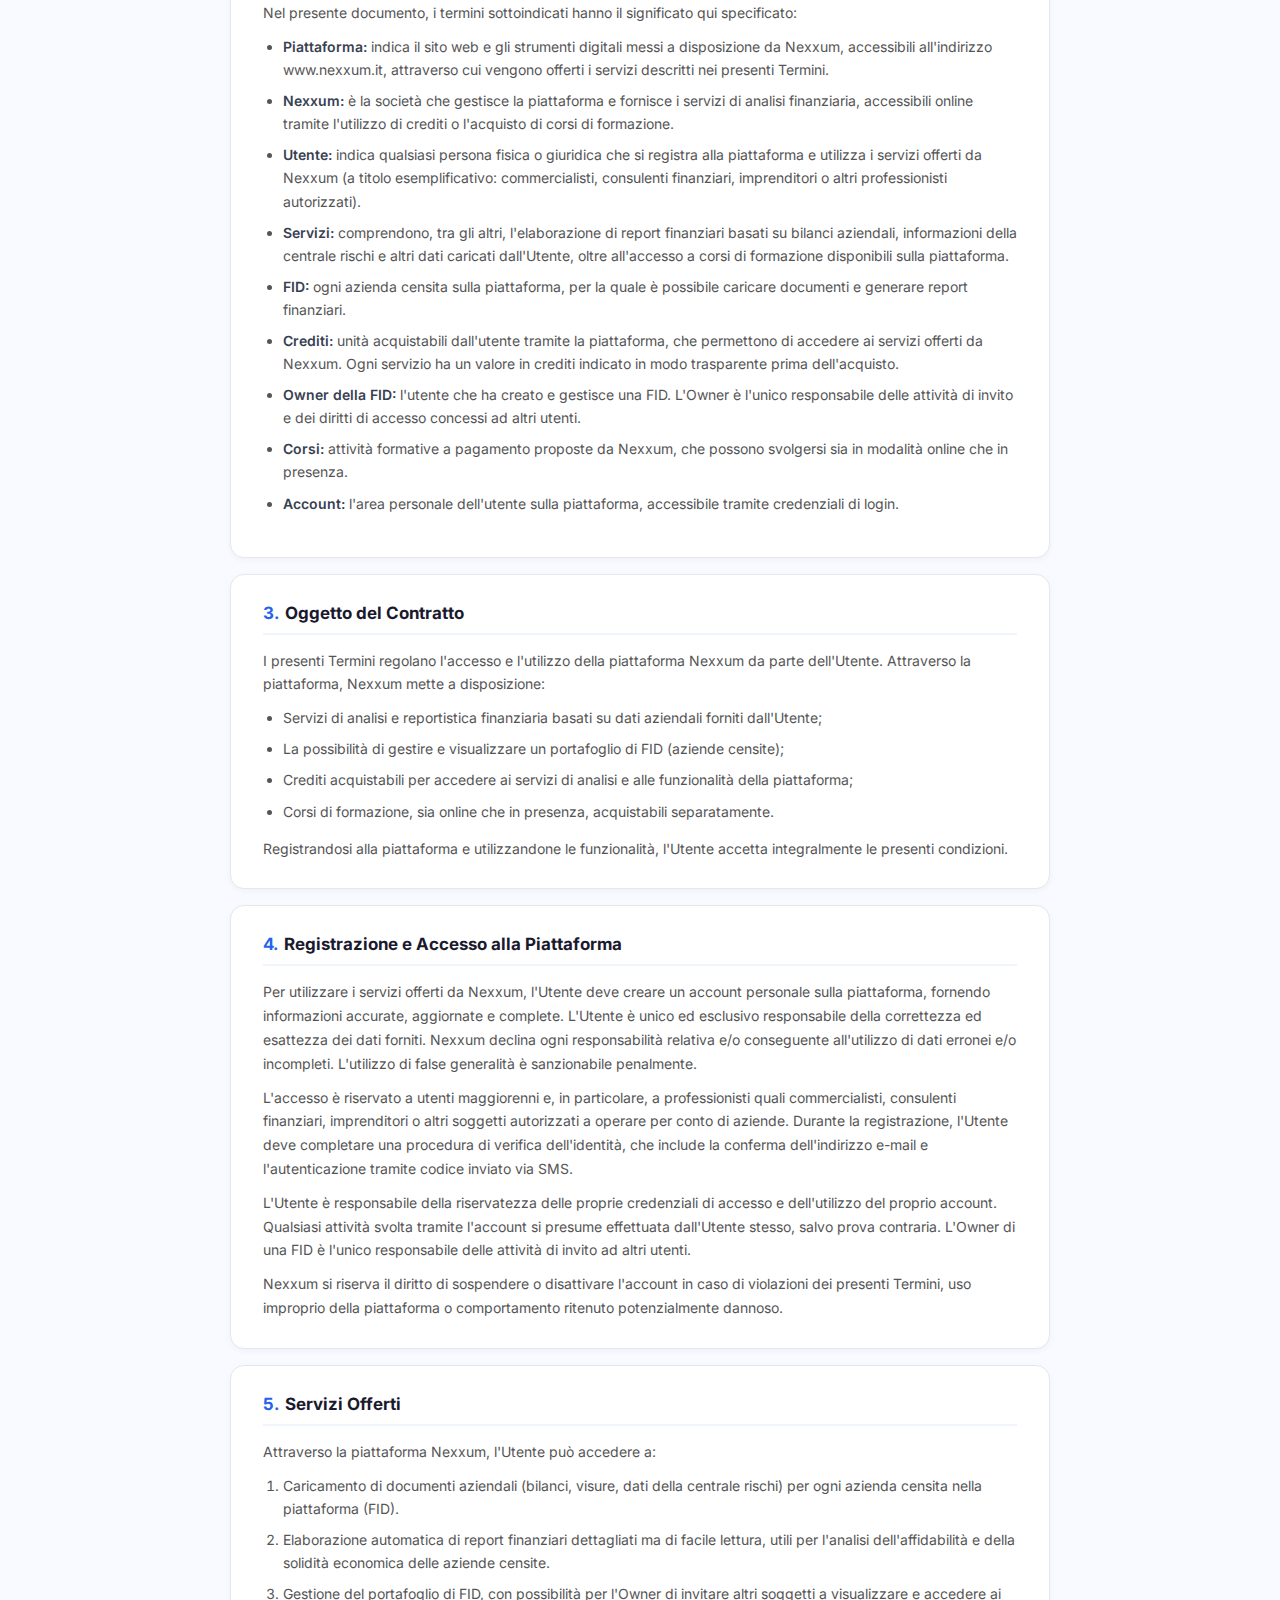
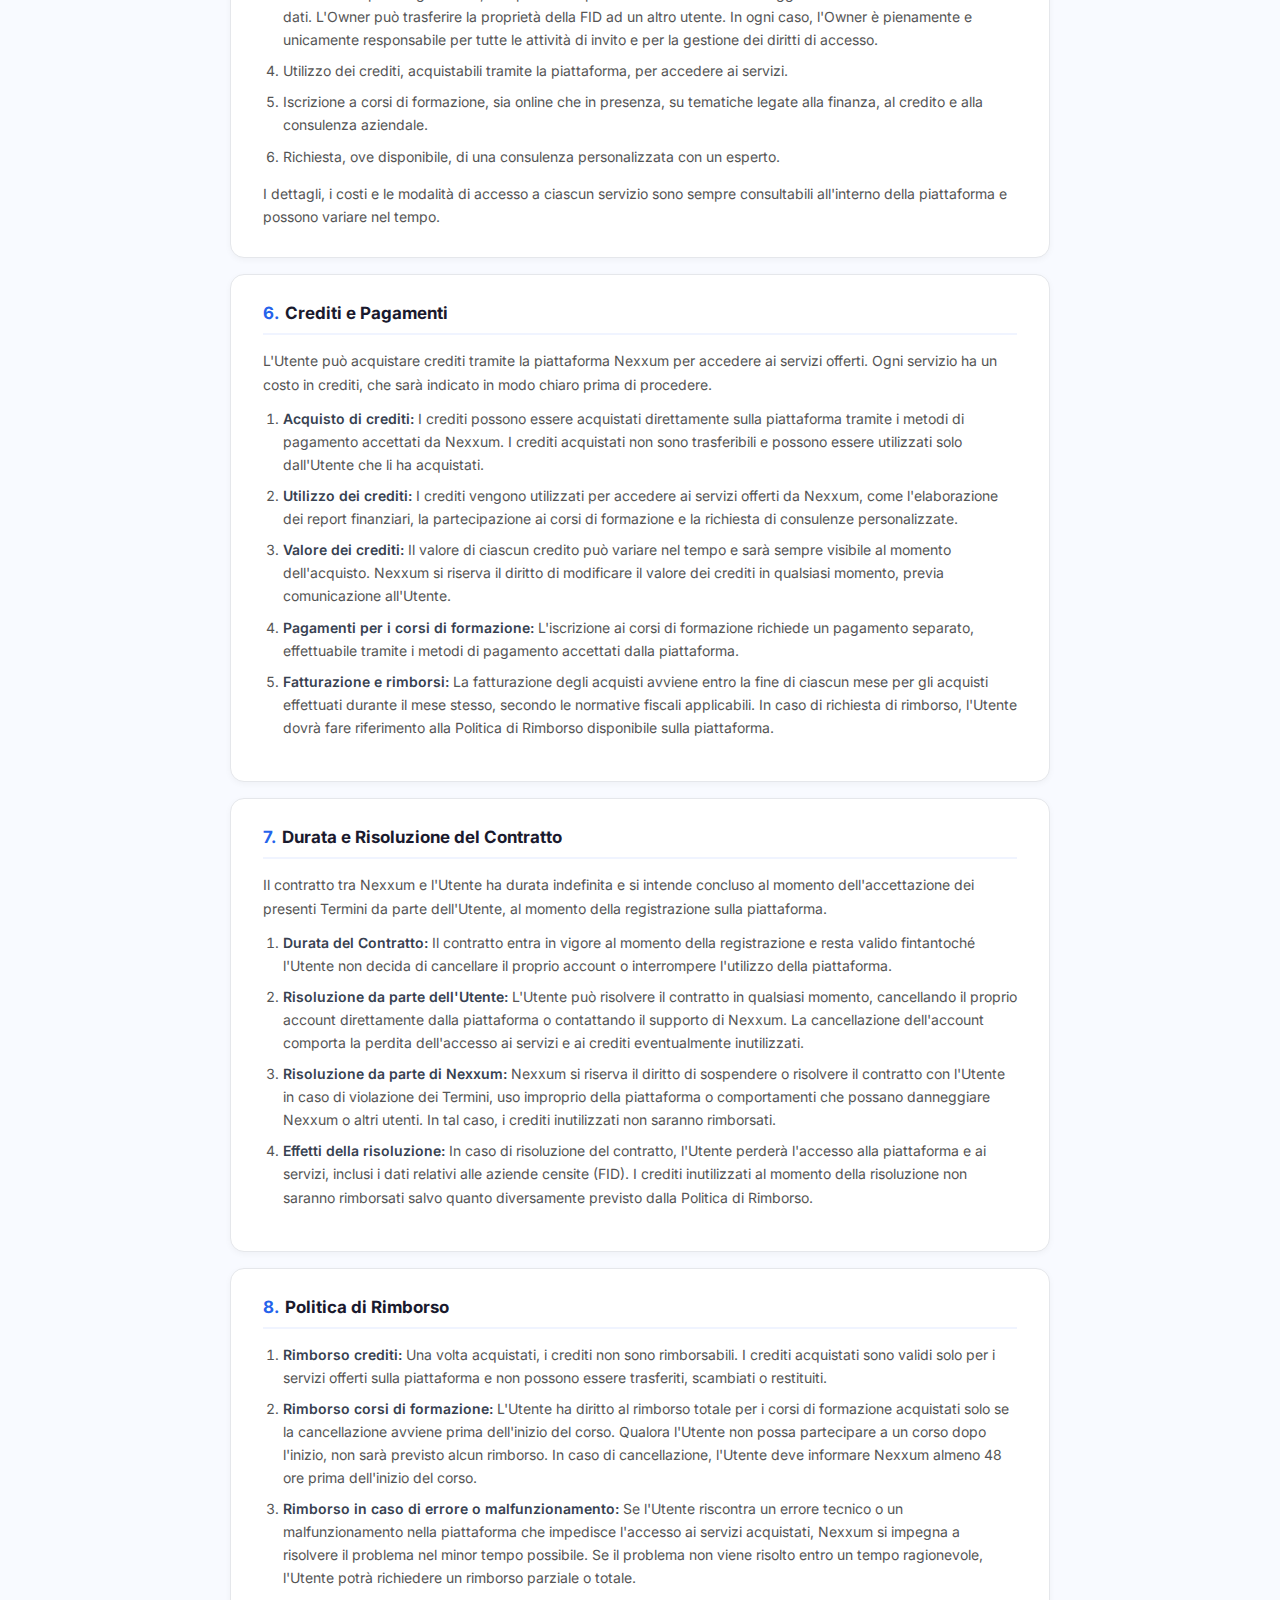
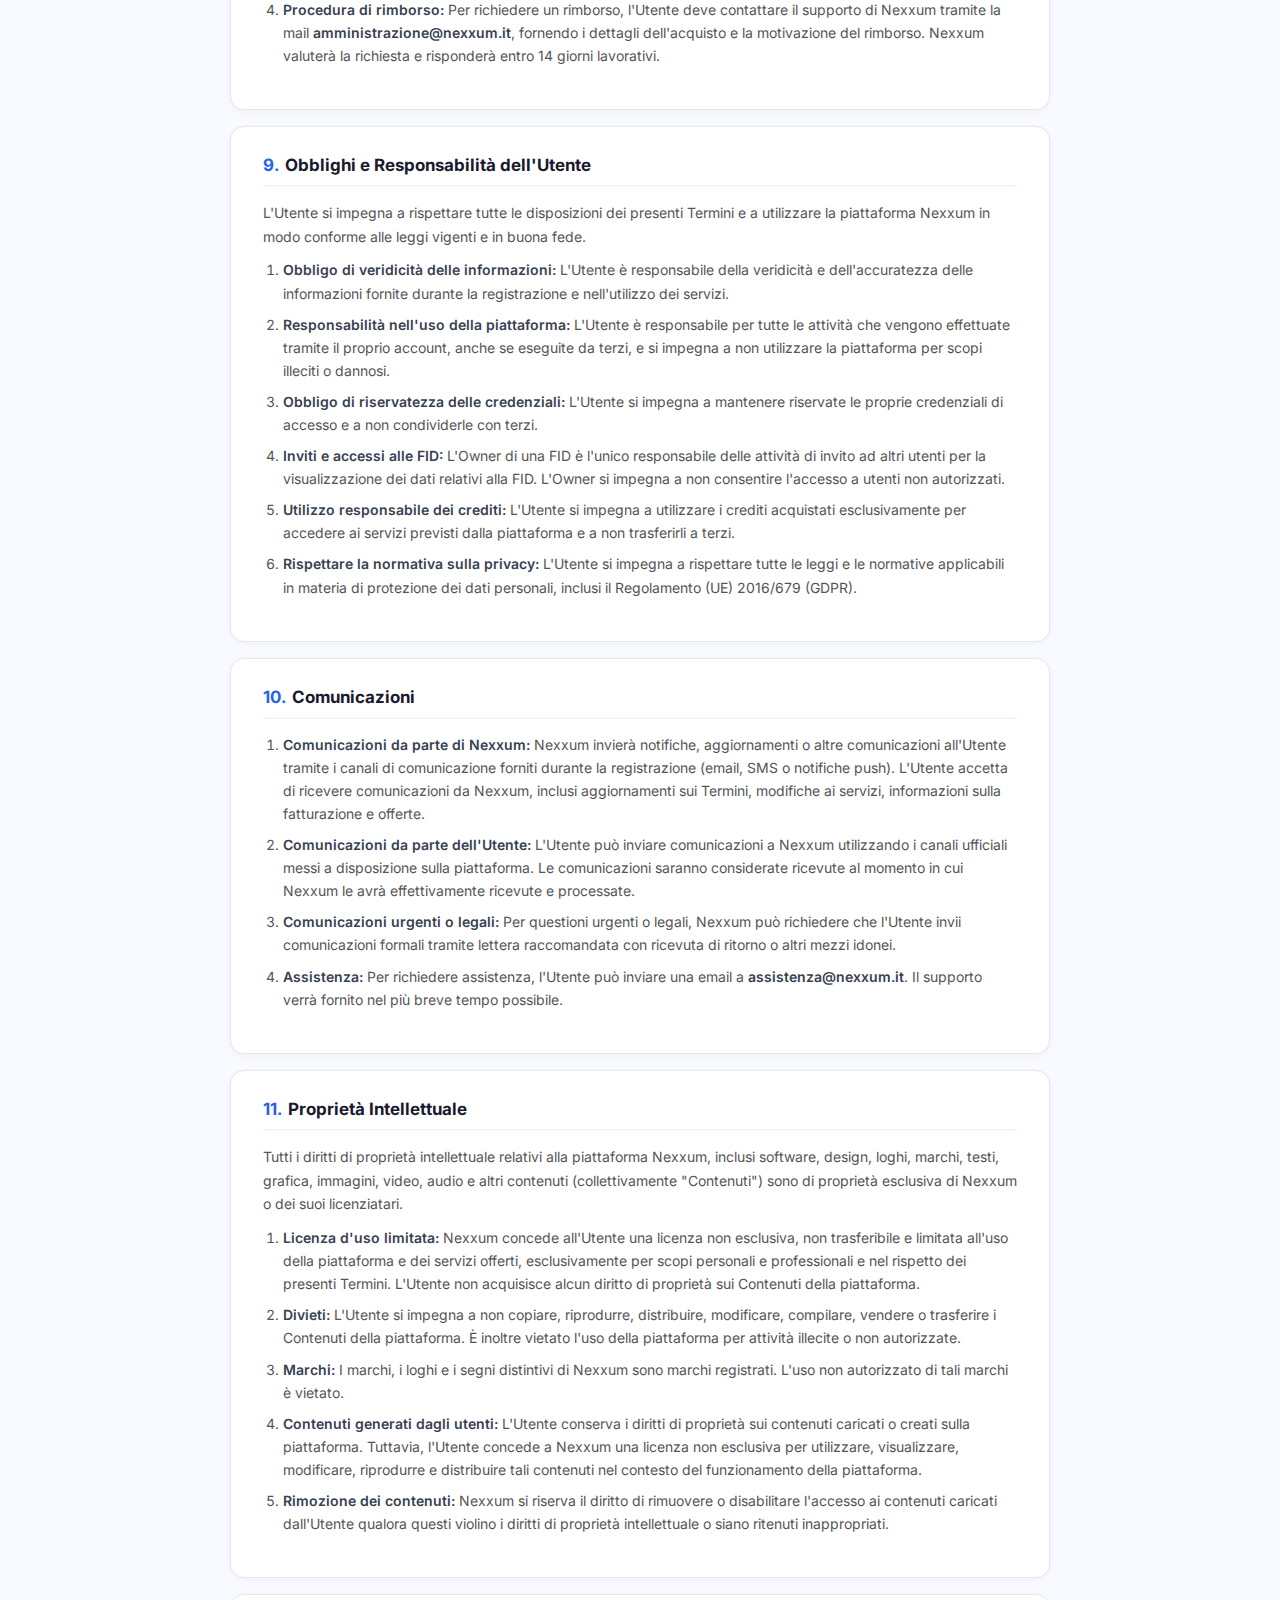
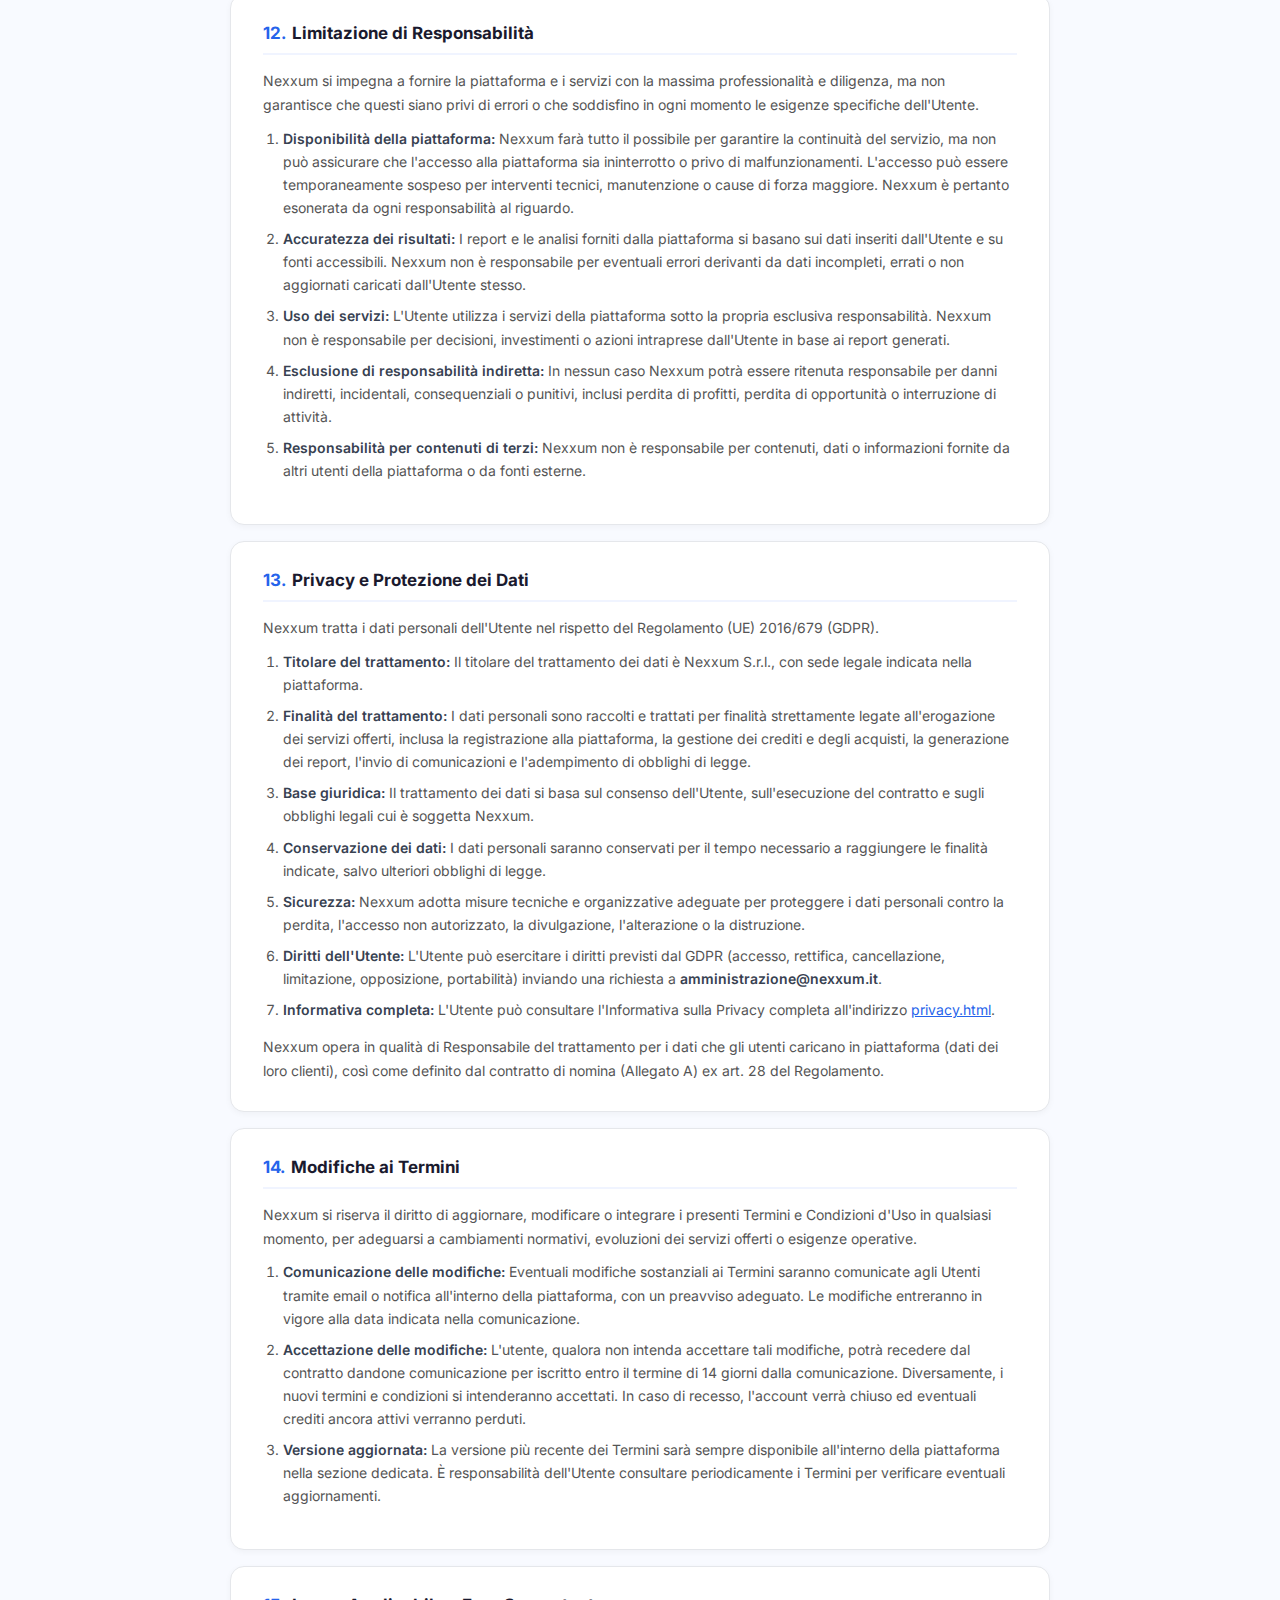
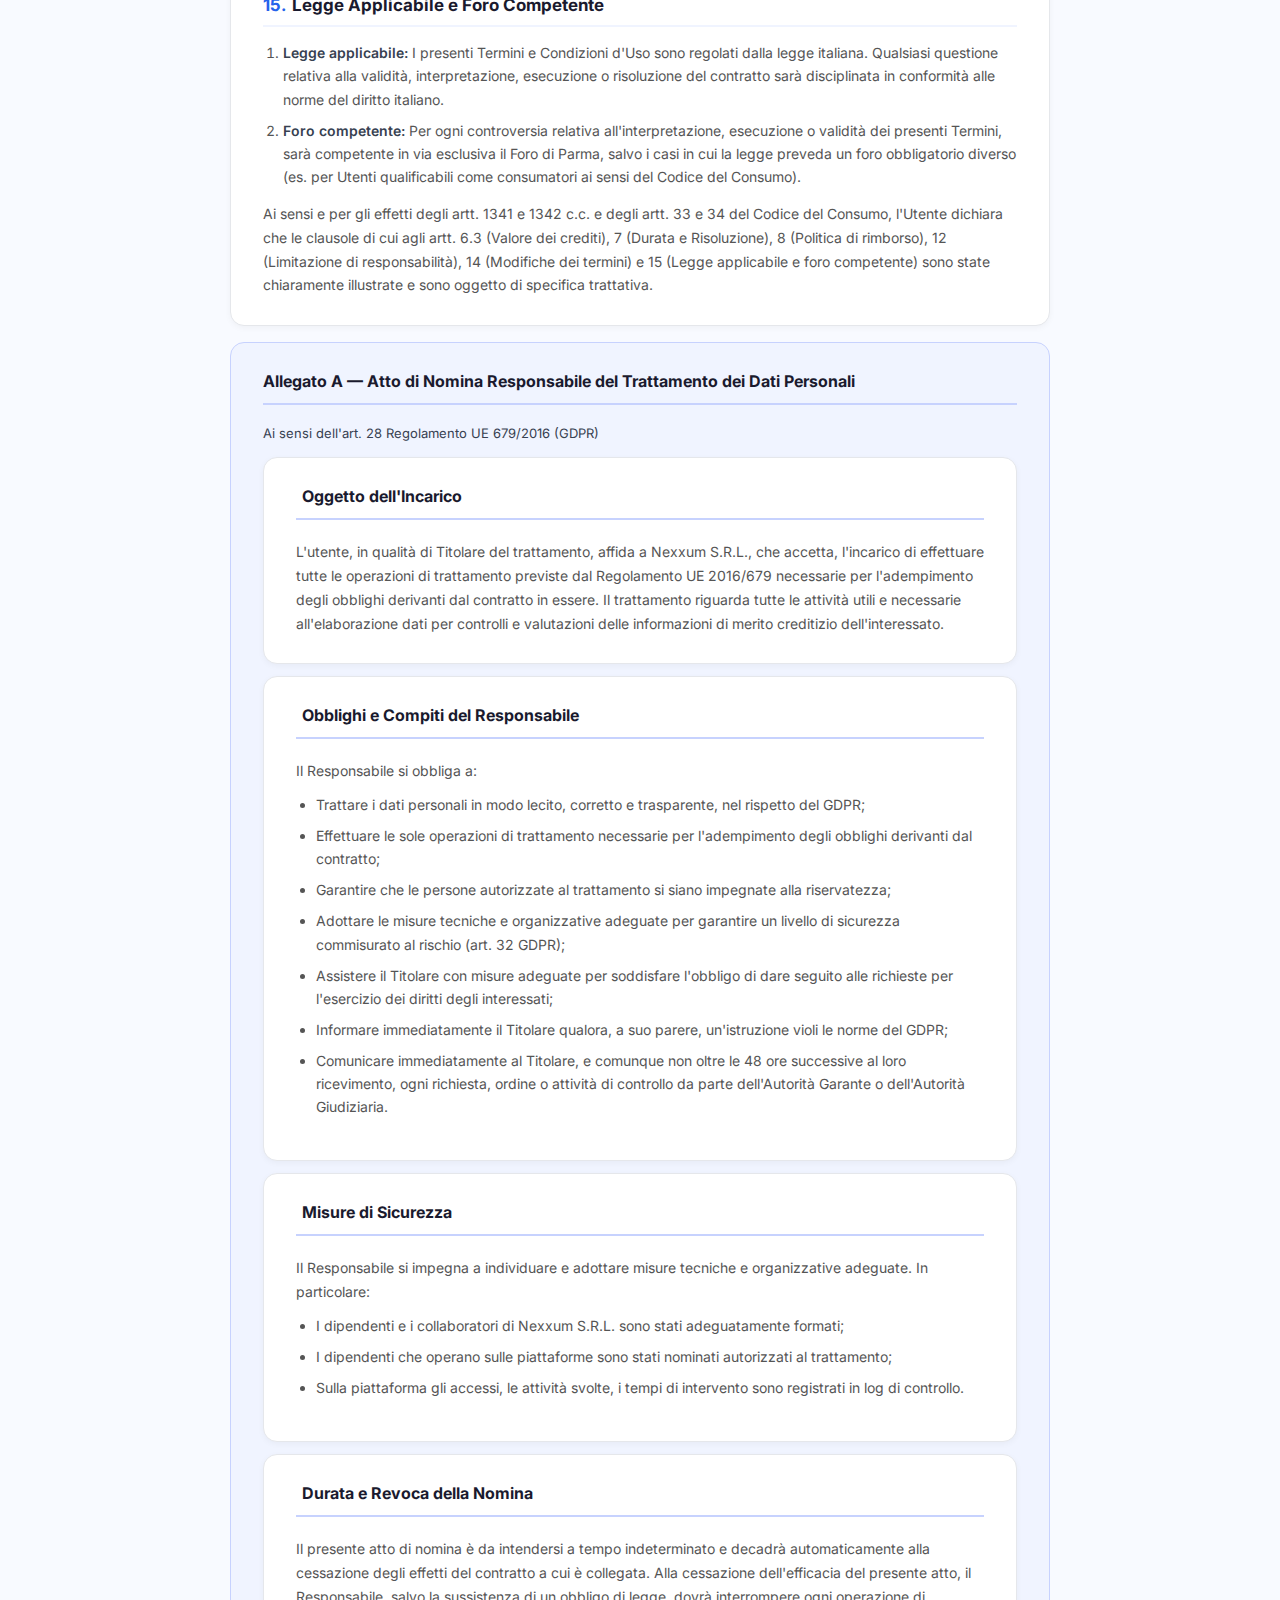
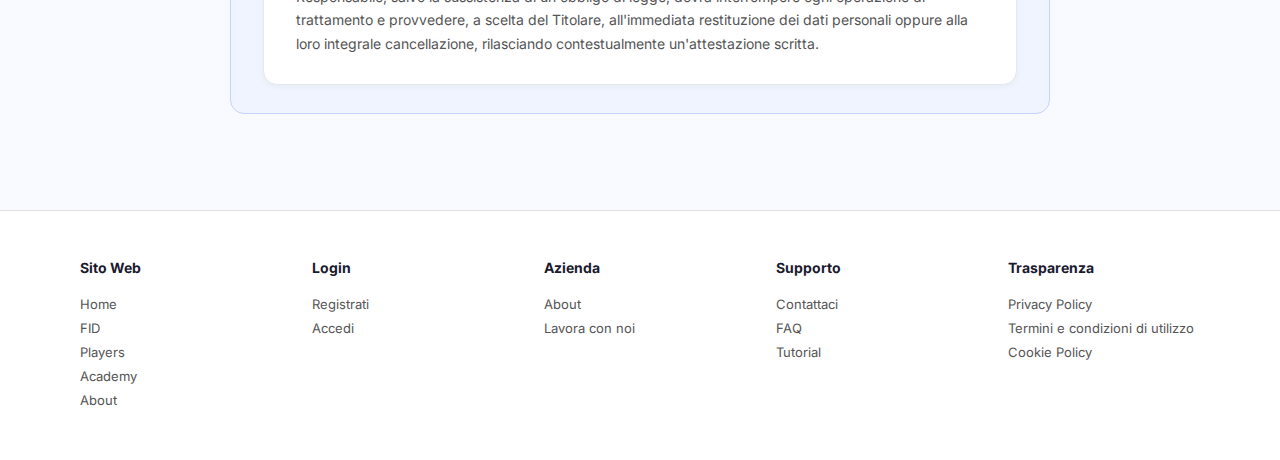
<file: termini.html>
<!DOCTYPE html>
<html lang="it">
<head>
    <meta charset="UTF-8">
    <meta name="viewport" content="width=device-width, initial-scale=1.0">
    <title>Nexxum - Termini e Condizioni di Utilizzo</title>
    <link rel="stylesheet" href="styles.css">
    <link rel="preconnect" href="https://fonts.googleapis.com">
    <link rel="preconnect" href="https://fonts.gstatic.com" crossorigin>
    <link href="https://fonts.googleapis.com/css2?family=Inter:wght@400;500;600;700;800&display=swap" rel="stylesheet">
</head>
<body>
    <nav class="navbar">
        <div class="nav-container">
            <div class="nav-left">
                <a href="index.html" class="logo">
                    <img src="260130_Nexxum_Logo.png" alt="Nexxum" class="logo-img">
                </a>
                <ul class="nav-menu">
                    <li>
                        <a href="fid.html" class="nav-link">
                            <img src="icons8-impronta-digitale-50-blue.png" alt="FID" class="nav-icon-img">
                            FID
                        </a>
                    </li>
                    <li><a href="players.html" class="nav-link">Players</a></li>
                    <li>
                        <a href="academy.html" class="nav-link">
                            <img src="mortarboard-blue.png" alt="Academy" class="nav-icon-img">
                            Academy
                        </a>
                    </li>
                    <li><a href="about.html" class="nav-link">About</a></li>
                </ul>
            </div>
            <button class="hamburger" id="hamburger" aria-label="Menu">
                <span></span>
                <span></span>
                <span></span>
            </button>
            <div class="nav-right">
                <a href="https://auth.app.nexxum.it/realms/nexxum/login-actions/authenticate?client_id=nexxum-data&tab_id=F_lFXhoql-0" class="nav-link login">Accedi</a>
                <a href="https://auth.app.nexxum.it/realms/nexxum/login-actions/registration?client_id=nexxum-data&tab_id=er_XM1Qq2pM" class="btn-register">Registrati</a>
            </div>
        </div>
    </nav>

    <div class="mobile-nav-overlay" id="mobileNav">
        <a href="index.html">Home</a>
        <a href="fid.html"><img src="icons8-impronta-digitale-50-blue.png" alt="FID" class="nav-icon-img"> FID</a>
        <a href="players.html">Players</a>
        <a href="academy.html"><img src="mortarboard-blue.png" alt="Academy" class="nav-icon-img"> Academy</a>
        <a href="about.html">About</a>
        <div class="mobile-nav-divider"></div>
        <a href="https://auth.app.nexxum.it/realms/nexxum/login-actions/authenticate?client_id=nexxum-data&tab_id=F_lFXhoql-0" class="mobile-nav-login">Accedi</a>
        <a href="https://auth.app.nexxum.it/realms/nexxum/login-actions/registration?client_id=nexxum-data&tab_id=er_XM1Qq2pM" class="mobile-nav-register">Registrati</a>
    </div>

    <main>
        <section class="termini-hero">
            <div class="termini-hero-container">
                <div class="privacy-hero-badge">Trasparenza</div>
                <h1 class="privacy-title">Termini e Condizioni di Utilizzo</h1>
                <p class="privacy-subtitle">Nexxum srl — Via Alfredo Veroni 37/A, 43122 Parma (PR) — P.IVA 03124590344</p>
            </div>
        </section>

        <section class="termini-content">
            <div class="termini-container">

                <!-- Avviso cambio titolarità -->
                <div class="termini-notice">
                    <p><strong>Comunicazione di cambio titolarità della piattaforma.</strong> A far data dal 15/12/2025, la piattaforma Nexxum è gestita da Nexxum srl, con sede legale in Via Alfredo Veroni 37/A, P.IVA 03124590344, che subentra a MyGDI srl in tutti i rapporti contrattuali relativi all'utilizzo della piattaforma. Il rapporto contrattuale con gli utenti prosegue senza soluzione di continuità alle medesime condizioni, salvo quanto diversamente previsto nei presenti Termini e Condizioni. Nexxum srl è altresì il nuovo Titolare del trattamento dei dati personali ai sensi del Regolamento (UE) 2016/679 (GDPR). L'utilizzo della piattaforma successivamente alla data sopra indicata comporta l'accettazione dei presenti Termini e Condizioni.</p>
                </div>

                <!-- Indice -->
                <div class="termini-toc">
                    <h3>Indice dei contenuti</h3>
                    <ol>
                        <li><a href="#art1">Introduzione</a></li>
                        <li><a href="#art2">Definizioni</a></li>
                        <li><a href="#art3">Oggetto del Contratto</a></li>
                        <li><a href="#art4">Registrazione e Accesso</a></li>
                        <li><a href="#art5">Servizi Offerti</a></li>
                        <li><a href="#art6">Crediti e Pagamenti</a></li>
                        <li><a href="#art7">Durata e Risoluzione</a></li>
                        <li><a href="#art8">Politica di Rimborso</a></li>
                        <li><a href="#art9">Obblighi e Responsabilità</a></li>
                        <li><a href="#art10">Comunicazioni</a></li>
                        <li><a href="#art11">Proprietà Intellettuale</a></li>
                        <li><a href="#art12">Limitazione di Responsabilità</a></li>
                        <li><a href="#art13">Privacy e Protezione dei Dati</a></li>
                        <li><a href="#art14">Modifiche ai Termini</a></li>
                        <li><a href="#art15">Legge Applicabile e Foro Competente</a></li>
                    </ol>
                </div>

                <!-- Art. 1 -->
                <div class="termini-article" id="art1">
                    <h2><span>1.</span>Introduzione</h2>
                    <p>Il presente documento definisce i Termini e Condizioni d'Uso della piattaforma Nexxum (di seguito, la "Piattaforma"), e rappresenta il contratto che regola il rapporto tra Nexxum S.r.l., in qualità di gestore della Piattaforma, e ciascun Utente che accede o utilizza i servizi disponibili.</p>
                    <p>Registrandosi alla Piattaforma e utilizzando i servizi offerti, l'Utente dichiara di aver letto, compreso e accettato integralmente i presenti Termini, inclusi eventuali allegati e politiche richiamate (es. Informativa Privacy e Politica di Rimborso).</p>
                    <p>I servizi offerti da Nexxum includono:</p>
                    <ul>
                        <li>Generazione di report finanziari a partire da documenti aziendali (bilanci, centrali rischi, visure, ecc.);</li>
                        <li>Censimento e gestione delle aziende tramite entità denominate FID;</li>
                        <li>Accesso a corsi di formazione, sia in modalità online che in presenza;</li>
                        <li>Possibilità di richiedere consulenze personalizzate;</li>
                        <li>Acquisto e utilizzo di crediti per accedere ai vari servizi.</li>
                    </ul>
                </div>

                <!-- Art. 2 -->
                <div class="termini-article" id="art2">
                    <h2><span>2.</span>Definizioni</h2>
                    <p>Nel presente documento, i termini sottoindicati hanno il significato qui specificato:</p>
                    <ul>
                        <li><strong>Piattaforma:</strong> indica il sito web e gli strumenti digitali messi a disposizione da Nexxum, accessibili all'indirizzo www.nexxum.it, attraverso cui vengono offerti i servizi descritti nei presenti Termini.</li>
                        <li><strong>Nexxum:</strong> è la società che gestisce la piattaforma e fornisce i servizi di analisi finanziaria, accessibili online tramite l'utilizzo di crediti o l'acquisto di corsi di formazione.</li>
                        <li><strong>Utente:</strong> indica qualsiasi persona fisica o giuridica che si registra alla piattaforma e utilizza i servizi offerti da Nexxum (a titolo esemplificativo: commercialisti, consulenti finanziari, imprenditori o altri professionisti autorizzati).</li>
                        <li><strong>Servizi:</strong> comprendono, tra gli altri, l'elaborazione di report finanziari basati su bilanci aziendali, informazioni della centrale rischi e altri dati caricati dall'Utente, oltre all'accesso a corsi di formazione disponibili sulla piattaforma.</li>
                        <li><strong>FID:</strong> ogni azienda censita sulla piattaforma, per la quale è possibile caricare documenti e generare report finanziari.</li>
                        <li><strong>Crediti:</strong> unità acquistabili dall'utente tramite la piattaforma, che permettono di accedere ai servizi offerti da Nexxum. Ogni servizio ha un valore in crediti indicato in modo trasparente prima dell'acquisto.</li>
                        <li><strong>Owner della FID:</strong> l'utente che ha creato e gestisce una FID. L'Owner è l'unico responsabile delle attività di invito e dei diritti di accesso concessi ad altri utenti.</li>
                        <li><strong>Corsi:</strong> attività formative a pagamento proposte da Nexxum, che possono svolgersi sia in modalità online che in presenza.</li>
                        <li><strong>Account:</strong> l'area personale dell'utente sulla piattaforma, accessibile tramite credenziali di login.</li>
                    </ul>
                </div>

                <!-- Art. 3 -->
                <div class="termini-article" id="art3">
                    <h2><span>3.</span>Oggetto del Contratto</h2>
                    <p>I presenti Termini regolano l'accesso e l'utilizzo della piattaforma Nexxum da parte dell'Utente. Attraverso la piattaforma, Nexxum mette a disposizione:</p>
                    <ul>
                        <li>Servizi di analisi e reportistica finanziaria basati su dati aziendali forniti dall'Utente;</li>
                        <li>La possibilità di gestire e visualizzare un portafoglio di FID (aziende censite);</li>
                        <li>Crediti acquistabili per accedere ai servizi di analisi e alle funzionalità della piattaforma;</li>
                        <li>Corsi di formazione, sia online che in presenza, acquistabili separatamente.</li>
                    </ul>
                    <p>Registrandosi alla piattaforma e utilizzandone le funzionalità, l'Utente accetta integralmente le presenti condizioni.</p>
                </div>

                <!-- Art. 4 -->
                <div class="termini-article" id="art4">
                    <h2><span>4.</span>Registrazione e Accesso alla Piattaforma</h2>
                    <p>Per utilizzare i servizi offerti da Nexxum, l'Utente deve creare un account personale sulla piattaforma, fornendo informazioni accurate, aggiornate e complete. L'Utente è unico ed esclusivo responsabile della correttezza ed esattezza dei dati forniti. Nexxum declina ogni responsabilità relativa e/o conseguente all'utilizzo di dati erronei e/o incompleti. L'utilizzo di false generalità è sanzionabile penalmente.</p>
                    <p>L'accesso è riservato a utenti maggiorenni e, in particolare, a professionisti quali commercialisti, consulenti finanziari, imprenditori o altri soggetti autorizzati a operare per conto di aziende. Durante la registrazione, l'Utente deve completare una procedura di verifica dell'identità, che include la conferma dell'indirizzo e-mail e l'autenticazione tramite codice inviato via SMS.</p>
                    <p>L'Utente è responsabile della riservatezza delle proprie credenziali di accesso e dell'utilizzo del proprio account. Qualsiasi attività svolta tramite l'account si presume effettuata dall'Utente stesso, salvo prova contraria. L'Owner di una FID è l'unico responsabile delle attività di invito ad altri utenti.</p>
                    <p>Nexxum si riserva il diritto di sospendere o disattivare l'account in caso di violazioni dei presenti Termini, uso improprio della piattaforma o comportamento ritenuto potenzialmente dannoso.</p>
                </div>

                <!-- Art. 5 -->
                <div class="termini-article" id="art5">
                    <h2><span>5.</span>Servizi Offerti</h2>
                    <p>Attraverso la piattaforma Nexxum, l'Utente può accedere a:</p>
                    <ol>
                        <li>Caricamento di documenti aziendali (bilanci, visure, dati della centrale rischi) per ogni azienda censita nella piattaforma (FID).</li>
                        <li>Elaborazione automatica di report finanziari dettagliati ma di facile lettura, utili per l'analisi dell'affidabilità e della solidità economica delle aziende censite.</li>
                        <li>Gestione del portafoglio di FID, con possibilità per l'Owner di invitare altri soggetti a visualizzare e accedere ai dati. L'Owner può trasferire la proprietà della FID ad un altro utente. In ogni caso, l'Owner è pienamente e unicamente responsabile per tutte le attività di invito e per la gestione dei diritti di accesso.</li>
                        <li>Utilizzo dei crediti, acquistabili tramite la piattaforma, per accedere ai servizi.</li>
                        <li>Iscrizione a corsi di formazione, sia online che in presenza, su tematiche legate alla finanza, al credito e alla consulenza aziendale.</li>
                        <li>Richiesta, ove disponibile, di una consulenza personalizzata con un esperto.</li>
                    </ol>
                    <p>I dettagli, i costi e le modalità di accesso a ciascun servizio sono sempre consultabili all'interno della piattaforma e possono variare nel tempo.</p>
                </div>

                <!-- Art. 6 -->
                <div class="termini-article" id="art6">
                    <h2><span>6.</span>Crediti e Pagamenti</h2>
                    <p>L'Utente può acquistare crediti tramite la piattaforma Nexxum per accedere ai servizi offerti. Ogni servizio ha un costo in crediti, che sarà indicato in modo chiaro prima di procedere.</p>
                    <ol>
                        <li><strong>Acquisto di crediti:</strong> I crediti possono essere acquistati direttamente sulla piattaforma tramite i metodi di pagamento accettati da Nexxum. I crediti acquistati non sono trasferibili e possono essere utilizzati solo dall'Utente che li ha acquistati.</li>
                        <li><strong>Utilizzo dei crediti:</strong> I crediti vengono utilizzati per accedere ai servizi offerti da Nexxum, come l'elaborazione dei report finanziari, la partecipazione ai corsi di formazione e la richiesta di consulenze personalizzate.</li>
                        <li><strong>Valore dei crediti:</strong> Il valore di ciascun credito può variare nel tempo e sarà sempre visibile al momento dell'acquisto. Nexxum si riserva il diritto di modificare il valore dei crediti in qualsiasi momento, previa comunicazione all'Utente.</li>
                        <li><strong>Pagamenti per i corsi di formazione:</strong> L'iscrizione ai corsi di formazione richiede un pagamento separato, effettuabile tramite i metodi di pagamento accettati dalla piattaforma.</li>
                        <li><strong>Fatturazione e rimborsi:</strong> La fatturazione degli acquisti avviene entro la fine di ciascun mese per gli acquisti effettuati durante il mese stesso, secondo le normative fiscali applicabili. In caso di richiesta di rimborso, l'Utente dovrà fare riferimento alla Politica di Rimborso disponibile sulla piattaforma.</li>
                    </ol>
                </div>

                <!-- Art. 7 -->
                <div class="termini-article" id="art7">
                    <h2><span>7.</span>Durata e Risoluzione del Contratto</h2>
                    <p>Il contratto tra Nexxum e l'Utente ha durata indefinita e si intende concluso al momento dell'accettazione dei presenti Termini da parte dell'Utente, al momento della registrazione sulla piattaforma.</p>
                    <ol>
                        <li><strong>Durata del Contratto:</strong> Il contratto entra in vigore al momento della registrazione e resta valido fintantoché l'Utente non decida di cancellare il proprio account o interrompere l'utilizzo della piattaforma.</li>
                        <li><strong>Risoluzione da parte dell'Utente:</strong> L'Utente può risolvere il contratto in qualsiasi momento, cancellando il proprio account direttamente dalla piattaforma o contattando il supporto di Nexxum. La cancellazione dell'account comporta la perdita dell'accesso ai servizi e ai crediti eventualmente inutilizzati.</li>
                        <li><strong>Risoluzione da parte di Nexxum:</strong> Nexxum si riserva il diritto di sospendere o risolvere il contratto con l'Utente in caso di violazione dei Termini, uso improprio della piattaforma o comportamenti che possano danneggiare Nexxum o altri utenti. In tal caso, i crediti inutilizzati non saranno rimborsati.</li>
                        <li><strong>Effetti della risoluzione:</strong> In caso di risoluzione del contratto, l'Utente perderà l'accesso alla piattaforma e ai servizi, inclusi i dati relativi alle aziende censite (FID). I crediti inutilizzati al momento della risoluzione non saranno rimborsati salvo quanto diversamente previsto dalla Politica di Rimborso.</li>
                    </ol>
                </div>

                <!-- Art. 8 -->
                <div class="termini-article" id="art8">
                    <h2><span>8.</span>Politica di Rimborso</h2>
                    <ol>
                        <li><strong>Rimborso crediti:</strong> Una volta acquistati, i crediti non sono rimborsabili. I crediti acquistati sono validi solo per i servizi offerti sulla piattaforma e non possono essere trasferiti, scambiati o restituiti.</li>
                        <li><strong>Rimborso corsi di formazione:</strong> L'Utente ha diritto al rimborso totale per i corsi di formazione acquistati solo se la cancellazione avviene prima dell'inizio del corso. Qualora l'Utente non possa partecipare a un corso dopo l'inizio, non sarà previsto alcun rimborso. In caso di cancellazione, l'Utente deve informare Nexxum almeno 48 ore prima dell'inizio del corso.</li>
                        <li><strong>Rimborso in caso di errore o malfunzionamento:</strong> Se l'Utente riscontra un errore tecnico o un malfunzionamento nella piattaforma che impedisce l'accesso ai servizi acquistati, Nexxum si impegna a risolvere il problema nel minor tempo possibile. Se il problema non viene risolto entro un tempo ragionevole, l'Utente potrà richiedere un rimborso parziale o totale.</li>
                        <li><strong>Procedura di rimborso:</strong> Per richiedere un rimborso, l'Utente deve contattare il supporto di Nexxum tramite la mail <strong>amministrazione@nexxum.it</strong>, fornendo i dettagli dell'acquisto e la motivazione del rimborso. Nexxum valuterà la richiesta e risponderà entro 14 giorni lavorativi.</li>
                    </ol>
                </div>

                <!-- Art. 9 -->
                <div class="termini-article" id="art9">
                    <h2><span>9.</span>Obblighi e Responsabilità dell'Utente</h2>
                    <p>L'Utente si impegna a rispettare tutte le disposizioni dei presenti Termini e a utilizzare la piattaforma Nexxum in modo conforme alle leggi vigenti e in buona fede.</p>
                    <ol>
                        <li><strong>Obbligo di veridicità delle informazioni:</strong> L'Utente è responsabile della veridicità e dell'accuratezza delle informazioni fornite durante la registrazione e nell'utilizzo dei servizi.</li>
                        <li><strong>Responsabilità nell'uso della piattaforma:</strong> L'Utente è responsabile per tutte le attività che vengono effettuate tramite il proprio account, anche se eseguite da terzi, e si impegna a non utilizzare la piattaforma per scopi illeciti o dannosi.</li>
                        <li><strong>Obbligo di riservatezza delle credenziali:</strong> L'Utente si impegna a mantenere riservate le proprie credenziali di accesso e a non condividerle con terzi.</li>
                        <li><strong>Inviti e accessi alle FID:</strong> L'Owner di una FID è l'unico responsabile delle attività di invito ad altri utenti per la visualizzazione dei dati relativi alla FID. L'Owner si impegna a non consentire l'accesso a utenti non autorizzati.</li>
                        <li><strong>Utilizzo responsabile dei crediti:</strong> L'Utente si impegna a utilizzare i crediti acquistati esclusivamente per accedere ai servizi previsti dalla piattaforma e a non trasferirli a terzi.</li>
                        <li><strong>Rispettare la normativa sulla privacy:</strong> L'Utente si impegna a rispettare tutte le leggi e le normative applicabili in materia di protezione dei dati personali, inclusi il Regolamento (UE) 2016/679 (GDPR).</li>
                    </ol>
                </div>

                <!-- Art. 10 -->
                <div class="termini-article" id="art10">
                    <h2><span>10.</span>Comunicazioni</h2>
                    <ol>
                        <li><strong>Comunicazioni da parte di Nexxum:</strong> Nexxum invierà notifiche, aggiornamenti o altre comunicazioni all'Utente tramite i canali di comunicazione forniti durante la registrazione (email, SMS o notifiche push). L'Utente accetta di ricevere comunicazioni da Nexxum, inclusi aggiornamenti sui Termini, modifiche ai servizi, informazioni sulla fatturazione e offerte.</li>
                        <li><strong>Comunicazioni da parte dell'Utente:</strong> L'Utente può inviare comunicazioni a Nexxum utilizzando i canali ufficiali messi a disposizione sulla piattaforma. Le comunicazioni saranno considerate ricevute al momento in cui Nexxum le avrà effettivamente ricevute e processate.</li>
                        <li><strong>Comunicazioni urgenti o legali:</strong> Per questioni urgenti o legali, Nexxum può richiedere che l'Utente invii comunicazioni formali tramite lettera raccomandata con ricevuta di ritorno o altri mezzi idonei.</li>
                        <li><strong>Assistenza:</strong> Per richiedere assistenza, l'Utente può inviare una email a <strong>assistenza@nexxum.it</strong>. Il supporto verrà fornito nel più breve tempo possibile.</li>
                    </ol>
                </div>

                <!-- Art. 11 -->
                <div class="termini-article" id="art11">
                    <h2><span>11.</span>Proprietà Intellettuale</h2>
                    <p>Tutti i diritti di proprietà intellettuale relativi alla piattaforma Nexxum, inclusi software, design, loghi, marchi, testi, grafica, immagini, video, audio e altri contenuti (collettivamente "Contenuti") sono di proprietà esclusiva di Nexxum o dei suoi licenziatari.</p>
                    <ol>
                        <li><strong>Licenza d'uso limitata:</strong> Nexxum concede all'Utente una licenza non esclusiva, non trasferibile e limitata all'uso della piattaforma e dei servizi offerti, esclusivamente per scopi personali e professionali e nel rispetto dei presenti Termini. L'Utente non acquisisce alcun diritto di proprietà sui Contenuti della piattaforma.</li>
                        <li><strong>Divieti:</strong> L'Utente si impegna a non copiare, riprodurre, distribuire, modificare, compilare, vendere o trasferire i Contenuti della piattaforma. È inoltre vietato l'uso della piattaforma per attività illecite o non autorizzate.</li>
                        <li><strong>Marchi:</strong> I marchi, i loghi e i segni distintivi di Nexxum sono marchi registrati. L'uso non autorizzato di tali marchi è vietato.</li>
                        <li><strong>Contenuti generati dagli utenti:</strong> L'Utente conserva i diritti di proprietà sui contenuti caricati o creati sulla piattaforma. Tuttavia, l'Utente concede a Nexxum una licenza non esclusiva per utilizzare, visualizzare, modificare, riprodurre e distribuire tali contenuti nel contesto del funzionamento della piattaforma.</li>
                        <li><strong>Rimozione dei contenuti:</strong> Nexxum si riserva il diritto di rimuovere o disabilitare l'accesso ai contenuti caricati dall'Utente qualora questi violino i diritti di proprietà intellettuale o siano ritenuti inappropriati.</li>
                    </ol>
                </div>

                <!-- Art. 12 -->
                <div class="termini-article" id="art12">
                    <h2><span>12.</span>Limitazione di Responsabilità</h2>
                    <p>Nexxum si impegna a fornire la piattaforma e i servizi con la massima professionalità e diligenza, ma non garantisce che questi siano privi di errori o che soddisfino in ogni momento le esigenze specifiche dell'Utente.</p>
                    <ol>
                        <li><strong>Disponibilità della piattaforma:</strong> Nexxum farà tutto il possibile per garantire la continuità del servizio, ma non può assicurare che l'accesso alla piattaforma sia ininterrotto o privo di malfunzionamenti. L'accesso può essere temporaneamente sospeso per interventi tecnici, manutenzione o cause di forza maggiore. Nexxum è pertanto esonerata da ogni responsabilità al riguardo.</li>
                        <li><strong>Accuratezza dei risultati:</strong> I report e le analisi forniti dalla piattaforma si basano sui dati inseriti dall'Utente e su fonti accessibili. Nexxum non è responsabile per eventuali errori derivanti da dati incompleti, errati o non aggiornati caricati dall'Utente stesso.</li>
                        <li><strong>Uso dei servizi:</strong> L'Utente utilizza i servizi della piattaforma sotto la propria esclusiva responsabilità. Nexxum non è responsabile per decisioni, investimenti o azioni intraprese dall'Utente in base ai report generati.</li>
                        <li><strong>Esclusione di responsabilità indiretta:</strong> In nessun caso Nexxum potrà essere ritenuta responsabile per danni indiretti, incidentali, consequenziali o punitivi, inclusi perdita di profitti, perdita di opportunità o interruzione di attività.</li>
                        <li><strong>Responsabilità per contenuti di terzi:</strong> Nexxum non è responsabile per contenuti, dati o informazioni fornite da altri utenti della piattaforma o da fonti esterne.</li>
                    </ol>
                </div>

                <!-- Art. 13 -->
                <div class="termini-article" id="art13">
                    <h2><span>13.</span>Privacy e Protezione dei Dati</h2>
                    <p>Nexxum tratta i dati personali dell'Utente nel rispetto del Regolamento (UE) 2016/679 (GDPR).</p>
                    <ol>
                        <li><strong>Titolare del trattamento:</strong> Il titolare del trattamento dei dati è Nexxum S.r.l., con sede legale indicata nella piattaforma.</li>
                        <li><strong>Finalità del trattamento:</strong> I dati personali sono raccolti e trattati per finalità strettamente legate all'erogazione dei servizi offerti, inclusa la registrazione alla piattaforma, la gestione dei crediti e degli acquisti, la generazione dei report, l'invio di comunicazioni e l'adempimento di obblighi di legge.</li>
                        <li><strong>Base giuridica:</strong> Il trattamento dei dati si basa sul consenso dell'Utente, sull'esecuzione del contratto e sugli obblighi legali cui è soggetta Nexxum.</li>
                        <li><strong>Conservazione dei dati:</strong> I dati personali saranno conservati per il tempo necessario a raggiungere le finalità indicate, salvo ulteriori obblighi di legge.</li>
                        <li><strong>Sicurezza:</strong> Nexxum adotta misure tecniche e organizzative adeguate per proteggere i dati personali contro la perdita, l'accesso non autorizzato, la divulgazione, l'alterazione o la distruzione.</li>
                        <li><strong>Diritti dell'Utente:</strong> L'Utente può esercitare i diritti previsti dal GDPR (accesso, rettifica, cancellazione, limitazione, opposizione, portabilità) inviando una richiesta a <strong>amministrazione@nexxum.it</strong>.</li>
                        <li><strong>Informativa completa:</strong> L'Utente può consultare l'Informativa sulla Privacy completa all'indirizzo <a href="privacy.html" style="color:#2563eb;">privacy.html</a>.</li>
                    </ol>
                    <p>Nexxum opera in qualità di Responsabile del trattamento per i dati che gli utenti caricano in piattaforma (dati dei loro clienti), così come definito dal contratto di nomina (Allegato A) ex art. 28 del Regolamento.</p>
                </div>

                <!-- Art. 14 -->
                <div class="termini-article" id="art14">
                    <h2><span>14.</span>Modifiche ai Termini</h2>
                    <p>Nexxum si riserva il diritto di aggiornare, modificare o integrare i presenti Termini e Condizioni d'Uso in qualsiasi momento, per adeguarsi a cambiamenti normativi, evoluzioni dei servizi offerti o esigenze operative.</p>
                    <ol>
                        <li><strong>Comunicazione delle modifiche:</strong> Eventuali modifiche sostanziali ai Termini saranno comunicate agli Utenti tramite email o notifica all'interno della piattaforma, con un preavviso adeguato. Le modifiche entreranno in vigore alla data indicata nella comunicazione.</li>
                        <li><strong>Accettazione delle modifiche:</strong> L'utente, qualora non intenda accettare tali modifiche, potrà recedere dal contratto dandone comunicazione per iscritto entro il termine di 14 giorni dalla comunicazione. Diversamente, i nuovi termini e condizioni si intenderanno accettati. In caso di recesso, l'account verrà chiuso ed eventuali crediti ancora attivi verranno perduti.</li>
                        <li><strong>Versione aggiornata:</strong> La versione più recente dei Termini sarà sempre disponibile all'interno della piattaforma nella sezione dedicata. È responsabilità dell'Utente consultare periodicamente i Termini per verificare eventuali aggiornamenti.</li>
                    </ol>
                </div>

                <!-- Art. 15 -->
                <div class="termini-article" id="art15">
                    <h2><span>15.</span>Legge Applicabile e Foro Competente</h2>
                    <ol>
                        <li><strong>Legge applicabile:</strong> I presenti Termini e Condizioni d'Uso sono regolati dalla legge italiana. Qualsiasi questione relativa alla validità, interpretazione, esecuzione o risoluzione del contratto sarà disciplinata in conformità alle norme del diritto italiano.</li>
                        <li><strong>Foro competente:</strong> Per ogni controversia relativa all'interpretazione, esecuzione o validità dei presenti Termini, sarà competente in via esclusiva il Foro di Parma, salvo i casi in cui la legge preveda un foro obbligatorio diverso (es. per Utenti qualificabili come consumatori ai sensi del Codice del Consumo).</li>
                    </ol>
                    <p>Ai sensi e per gli effetti degli artt. 1341 e 1342 c.c. e degli artt. 33 e 34 del Codice del Consumo, l'Utente dichiara che le clausole di cui agli artt. 6.3 (Valore dei crediti), 7 (Durata e Risoluzione), 8 (Politica di rimborso), 12 (Limitazione di responsabilità), 14 (Modifiche dei termini) e 15 (Legge applicabile e foro competente) sono state chiaramente illustrate e sono oggetto di specifica trattativa.</p>
                </div>

                <!-- Allegato A -->
                <div class="termini-allegato" id="allegatoA">
                    <h2>Allegato A — Atto di Nomina Responsabile del Trattamento dei Dati Personali</h2>
                    <p style="font-size:13px; color:#374151; margin-bottom:16px;">Ai sensi dell'art. 28 Regolamento UE 679/2016 (GDPR)</p>

                    <div class="termini-article" style="background:#fff; margin-bottom:12px;">
                        <h2><span></span>Oggetto dell'Incarico</h2>
                        <p>L'utente, in qualità di Titolare del trattamento, affida a Nexxum S.R.L., che accetta, l'incarico di effettuare tutte le operazioni di trattamento previste dal Regolamento UE 2016/679 necessarie per l'adempimento degli obblighi derivanti dal contratto in essere. Il trattamento riguarda tutte le attività utili e necessarie all'elaborazione dati per controlli e valutazioni delle informazioni di merito creditizio dell'interessato.</p>
                    </div>

                    <div class="termini-article" style="background:#fff; margin-bottom:12px;">
                        <h2><span></span>Obblighi e Compiti del Responsabile</h2>
                        <p>Il Responsabile si obbliga a:</p>
                        <ul>
                            <li>Trattare i dati personali in modo lecito, corretto e trasparente, nel rispetto del GDPR;</li>
                            <li>Effettuare le sole operazioni di trattamento necessarie per l'adempimento degli obblighi derivanti dal contratto;</li>
                            <li>Garantire che le persone autorizzate al trattamento si siano impegnate alla riservatezza;</li>
                            <li>Adottare le misure tecniche e organizzative adeguate per garantire un livello di sicurezza commisurato al rischio (art. 32 GDPR);</li>
                            <li>Assistere il Titolare con misure adeguate per soddisfare l'obbligo di dare seguito alle richieste per l'esercizio dei diritti degli interessati;</li>
                            <li>Informare immediatamente il Titolare qualora, a suo parere, un'istruzione violi le norme del GDPR;</li>
                            <li>Comunicare immediatamente al Titolare, e comunque non oltre le 48 ore successive al loro ricevimento, ogni richiesta, ordine o attività di controllo da parte dell'Autorità Garante o dell'Autorità Giudiziaria.</li>
                        </ul>
                    </div>

                    <div class="termini-article" style="background:#fff; margin-bottom:12px;">
                        <h2><span></span>Misure di Sicurezza</h2>
                        <p>Il Responsabile si impegna a individuare e adottare misure tecniche e organizzative adeguate. In particolare:</p>
                        <ul>
                            <li>I dipendenti e i collaboratori di Nexxum S.R.L. sono stati adeguatamente formati;</li>
                            <li>I dipendenti che operano sulle piattaforme sono stati nominati autorizzati al trattamento;</li>
                            <li>Sulla piattaforma gli accessi, le attività svolte, i tempi di intervento sono registrati in log di controllo.</li>
                        </ul>
                    </div>

                    <div class="termini-article" style="background:#fff; margin-bottom:0;">
                        <h2><span></span>Durata e Revoca della Nomina</h2>
                        <p>Il presente atto di nomina è da intendersi a tempo indeterminato e decadrà automaticamente alla cessazione degli effetti del contratto a cui è collegata. Alla cessazione dell'efficacia del presente atto, il Responsabile, salvo la sussistenza di un obbligo di legge, dovrà interrompere ogni operazione di trattamento e provvedere, a scelta del Titolare, all'immediata restituzione dei dati personali oppure alla loro integrale cancellazione, rilasciando contestualmente un'attestazione scritta.</p>
                    </div>
                </div>

            </div>
        </section>
    </main>

    <footer class="footer">
        <div class="footer-container">
            <div class="footer-top">
                <div class="footer-column">
                    <h4>Sito Web</h4>
                    <a href="index.html">Home</a>
                    <a href="fid.html">FID</a>
                    <a href="players.html">Players</a>
                    <a href="academy.html">Academy</a>
                    <a href="about.html">About</a>
                </div>
                <div class="footer-column">
                    <h4>Login</h4>
                    <a href="https://auth.app.nexxum.it/realms/nexxum/login-actions/registration?client_id=nexxum-data&tab_id=er_XM1Qq2pM">Registrati</a>
                    <a href="https://auth.app.nexxum.it/realms/nexxum/login-actions/authenticate?client_id=nexxum-data&tab_id=F_lFXhoql-0">Accedi</a>
                </div>
                <div class="footer-column">
                    <h4>Azienda</h4>
                    <a href="about.html">About</a>
                    <a href="lavora.html" class="footer-link-red">Lavora con noi</a>
                </div>
                <div class="footer-column">
                    <h4>Supporto</h4>
                    <a href="contatti.html" class="footer-link-red">Contattaci</a>
                    <a href="faq.html" class="footer-link-red">FAQ</a>
                    <a href="tutorial.html" class="footer-link-red">Tutorial</a>
                </div>
                <div class="footer-column">
                    <h4>Trasparenza</h4>
                    <a href="privacy.html">Privacy Policy</a>
                    <a href="termini.html">Termini e condizioni di utilizzo</a>
                    <a href="privacy.html#cookie-policy">Cookie Policy</a>
                </div>
            </div>
        </div>
    </footer>

    <script src="cookie-banner.js"></script>
    <script>
        document.addEventListener('DOMContentLoaded', function() {
            const navMenu = document.querySelector('.nav-menu');
            const allLinks = document.querySelectorAll('.nav-menu .nav-link');
            const indicator = document.createElement('div');
            indicator.className = 'nav-indicator';
            navMenu.appendChild(indicator);
            allLinks.forEach(link => {
                link.addEventListener('click', function() {
                    const rect = this.getBoundingClientRect();
                    const menuRect = navMenu.getBoundingClientRect();
                    sessionStorage.setItem('navIndicatorPos', rect.left - menuRect.left);
                });
            });
        });
    </script>
    <script>
        (function() {
            var hamburger = document.getElementById('hamburger');
            var mobileNav = document.getElementById('mobileNav');
            if (hamburger && mobileNav) {
                hamburger.addEventListener('click', function() {
                    hamburger.classList.toggle('open');
                    mobileNav.classList.toggle('open');
                    document.body.style.overflow = mobileNav.classList.contains('open') ? 'hidden' : '';
                });
                mobileNav.querySelectorAll('a').forEach(function(link) {
                    link.addEventListener('click', function() {
                        hamburger.classList.remove('open');
                        mobileNav.classList.remove('open');
                        document.body.style.overflow = '';
                    });
                });
            }
        })();
    </script>
</body>
</html>
</file>
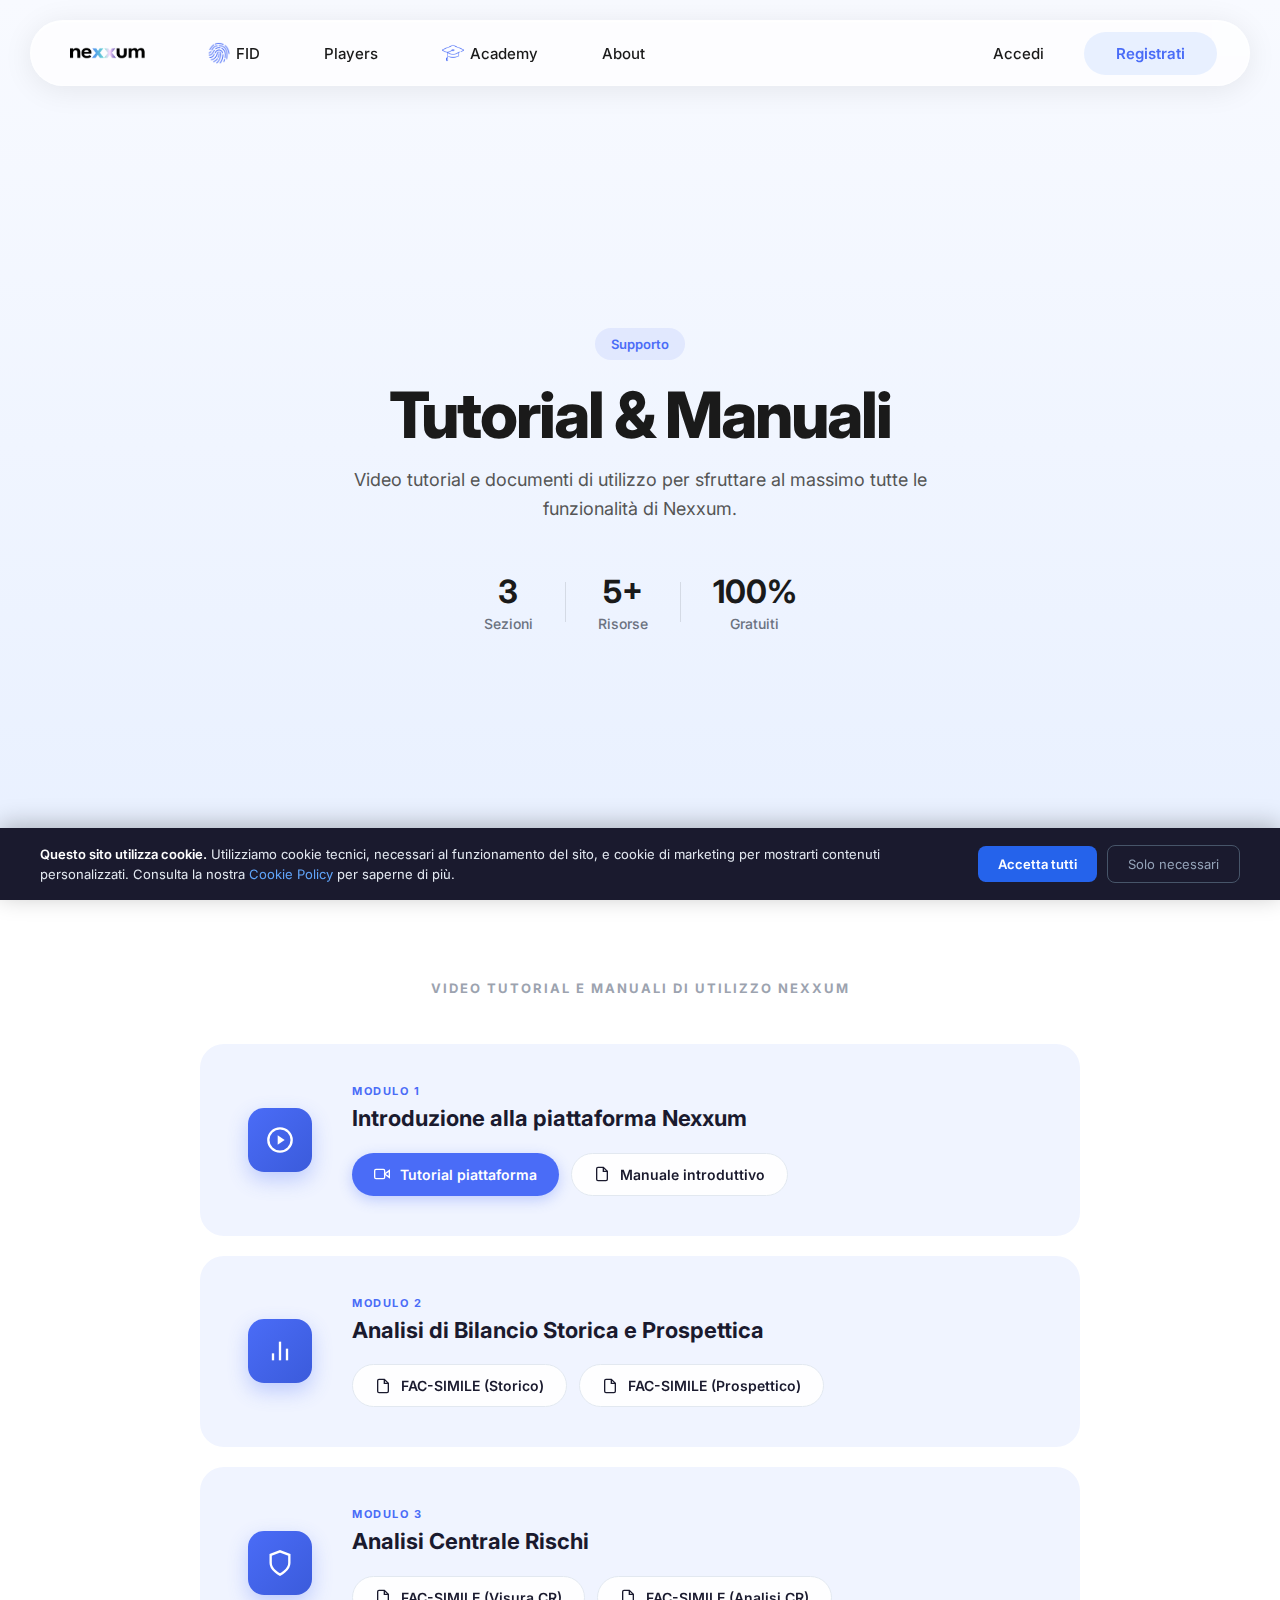
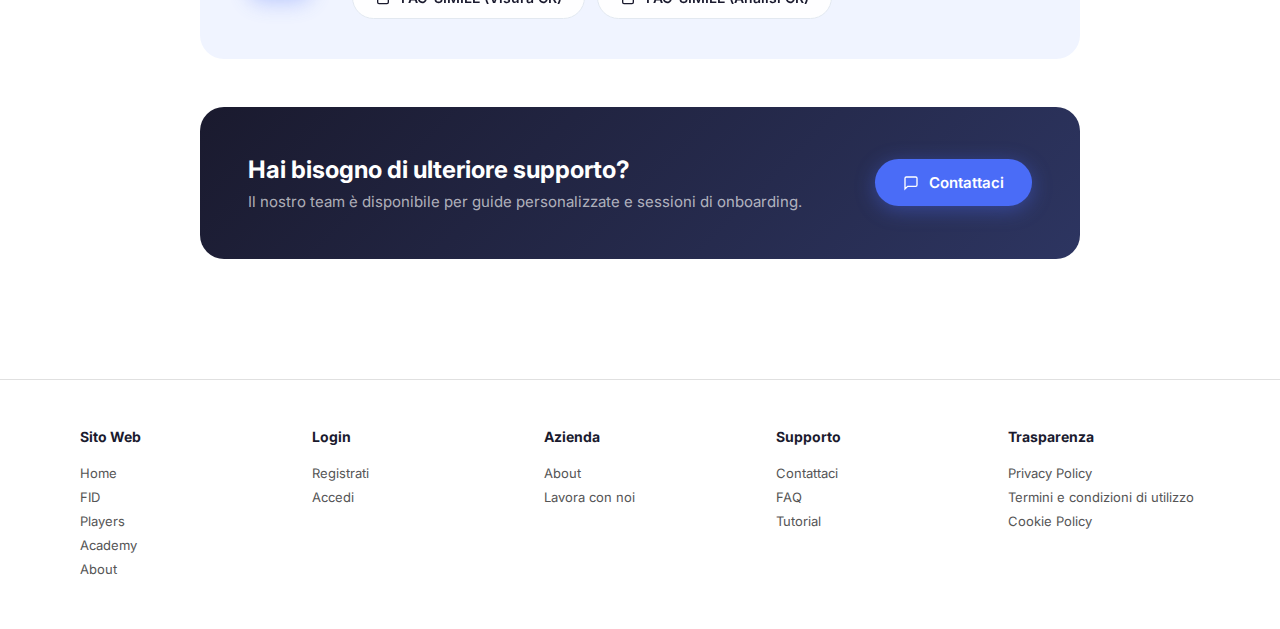
<file: tutorial.html>
<!DOCTYPE html>
<html lang="it">
<head>
    <meta charset="UTF-8">
    <meta name="viewport" content="width=device-width, initial-scale=1.0">
    <title>Nexxum - Tutorial & Manuali</title>
    <link rel="stylesheet" href="styles.css">
    <link rel="preconnect" href="https://fonts.googleapis.com">
    <link rel="preconnect" href="https://fonts.gstatic.com" crossorigin>
    <link href="https://fonts.googleapis.com/css2?family=Inter:wght@400;500;600;700;800&display=swap" rel="stylesheet">
    <style>
        /* ── Hero ── */
        .tutorial-hero {
            min-height: 100vh;
            display: flex;
            align-items: center;
            padding-top: 120px;
            padding-bottom: 60px;
        }
        .tutorial-hero-container {
            max-width: 860px;
            margin: 0 auto;
            padding: 0 60px;
            text-align: center;
            width: 100%;
        }
        .tutorial-badge {
            display: inline-block;
            background: rgba(74, 108, 247, 0.1);
            color: #4a6cf7;
            font-size: 13px;
            font-weight: 600;
            padding: 8px 16px;
            border-radius: 50px;
            margin-bottom: 20px;
        }
        .tutorial-hero-title {
            font-size: 64px;
            font-weight: 800;
            color: #1a1a1a;
            letter-spacing: -2px;
            margin-bottom: 16px;
            line-height: 1.1;
        }
        .tutorial-hero-subtitle {
            font-size: 18px;
            color: #555;
            line-height: 1.6;
            max-width: 600px;
            margin: 0 auto 48px;
        }
        .tutorial-hero-stats {
            display: flex;
            align-items: center;
            justify-content: center;
            gap: 32px;
        }
        .tutorial-stat {
            display: flex;
            flex-direction: column;
            gap: 4px;
        }
        .tutorial-stat-number {
            font-size: 32px;
            font-weight: 700;
            color: #1a1a1a;
        }
        .tutorial-stat-label {
            font-size: 14px;
            font-weight: 500;
            color: #6b7280;
        }
        .tutorial-stat-divider {
            width: 1px;
            height: 40px;
            background: rgba(0,0,0,0.1);
        }

        /* ── Sections Body ── */
        .tutorial-body {
            background: #ffffff;
            padding: 80px 0 120px;
        }
        .tutorial-body-container {
            max-width: 1000px;
            margin: 0 auto;
            padding: 0 60px;
        }
        .tutorial-body-title {
            font-size: 13px;
            font-weight: 700;
            color: #9ca3af;
            text-transform: uppercase;
            letter-spacing: 2px;
            margin-bottom: 48px;
            text-align: center;
        }

        /* ── Section Card ── */
        .tutorial-section {
            background: #f0f4ff;
            border-radius: 24px;
            padding: 40px 48px;
            margin-bottom: 20px;
            display: flex;
            align-items: center;
            gap: 40px;
            transition: box-shadow 0.3s ease;
        }
        .tutorial-section:hover {
            box-shadow: 0 8px 32px rgba(74, 108, 247, 0.1);
        }
        .tutorial-section-icon {
            flex-shrink: 0;
            width: 64px;
            height: 64px;
            border-radius: 16px;
            background: linear-gradient(135deg, #4a6cf7 0%, #3b5bdb 100%);
            display: flex;
            align-items: center;
            justify-content: center;
            color: #ffffff;
            box-shadow: 0 8px 20px rgba(74, 108, 247, 0.3);
        }
        .tutorial-section-content {
            flex: 1;
        }
        .tutorial-section-label {
            font-size: 11px;
            font-weight: 700;
            text-transform: uppercase;
            letter-spacing: 1.5px;
            color: #4a6cf7;
            margin-bottom: 6px;
        }
        .tutorial-section-title {
            font-size: 22px;
            font-weight: 700;
            color: #1a1a2e;
            margin-bottom: 20px;
            line-height: 1.3;
        }
        .tutorial-section-actions {
            display: flex;
            gap: 12px;
            flex-wrap: wrap;
        }

        /* ── Buttons ── */
        .btn-tutorial-video {
            display: inline-flex;
            align-items: center;
            gap: 10px;
            padding: 12px 22px;
            background: #4a6cf7;
            color: #ffffff;
            font-size: 14px;
            font-weight: 600;
            font-family: 'Inter', sans-serif;
            text-decoration: none;
            border-radius: 50px;
            border: none;
            cursor: pointer;
            transition: all 0.25s ease;
            box-shadow: 0 4px 14px rgba(74, 108, 247, 0.3);
        }
        .btn-tutorial-video:hover {
            background: #3b5bdb;
            transform: translateY(-2px);
            box-shadow: 0 6px 20px rgba(74, 108, 247, 0.4);
        }
        .btn-tutorial-doc {
            display: inline-flex;
            align-items: center;
            gap: 10px;
            padding: 12px 22px;
            background: rgba(255,255,255,0.9);
            color: #1a1a2e;
            font-size: 14px;
            font-weight: 600;
            font-family: 'Inter', sans-serif;
            text-decoration: none;
            border-radius: 50px;
            border: 1.5px solid #e2e8f0;
            cursor: pointer;
            transition: all 0.25s ease;
            backdrop-filter: blur(10px);
        }
        .btn-tutorial-doc:hover {
            background: #ffffff;
            border-color: #4a6cf7;
            color: #4a6cf7;
            transform: translateY(-2px);
            box-shadow: 0 4px 14px rgba(0,0,0,0.08);
        }
        .btn-icon {
            flex-shrink: 0;
        }

        /* ── CTA strip ── */
        .tutorial-cta {
            background: linear-gradient(135deg, #1a1a2e 0%, #2d3561 100%);
            border-radius: 24px;
            padding: 48px 48px;
            margin-top: 48px;
            display: flex;
            align-items: center;
            justify-content: space-between;
            gap: 32px;
        }
        .tutorial-cta-left {}
        .tutorial-cta-title {
            font-size: 24px;
            font-weight: 700;
            color: #ffffff;
            margin-bottom: 8px;
        }
        .tutorial-cta-sub {
            font-size: 15px;
            color: rgba(255,255,255,0.65);
        }
        .btn-tutorial-cta {
            display: inline-flex;
            align-items: center;
            gap: 10px;
            padding: 14px 28px;
            background: #4a6cf7;
            color: #ffffff;
            font-size: 15px;
            font-weight: 600;
            text-decoration: none;
            border-radius: 50px;
            white-space: nowrap;
            flex-shrink: 0;
            transition: all 0.25s ease;
            box-shadow: 0 4px 20px rgba(74, 108, 247, 0.4);
        }
        .btn-tutorial-cta:hover {
            background: #3b5bdb;
            transform: translateY(-2px);
        }

        @media (max-width: 768px) {
            .tutorial-hero-title { font-size: 42px; }
            .tutorial-hero-container, .tutorial-body-container { padding: 0 24px; }
            .tutorial-section { flex-direction: column; align-items: flex-start; padding: 28px 28px; gap: 20px; }
            .tutorial-cta { flex-direction: column; text-align: center; }
            .tutorial-hero-stats { flex-wrap: wrap; gap: 20px; }
        }
    </style>
</head>
<body>
    <nav class="navbar">
        <div class="nav-container">
            <div class="nav-left">
                <a href="index.html" class="logo">
                    <img src="260130_Nexxum_Logo.png" alt="Nexxum" class="logo-img">
                </a>
                <ul class="nav-menu">
                    <li>
                        <a href="fid.html" class="nav-link">
                            <img src="icons8-impronta-digitale-50-blue.png" alt="FID" class="nav-icon-img">
                            FID
                        </a>
                    </li>
                    <li><a href="players.html" class="nav-link">Players</a></li>
                    <li>
                        <a href="academy.html" class="nav-link">
                            <img src="mortarboard-blue.png" alt="Academy" class="nav-icon-img">
                            Academy
                        </a>
                    </li>
                    <li><a href="about.html" class="nav-link">About</a></li>
                </ul>
            </div>
            <button class="hamburger" id="hamburger" aria-label="Menu">
                <span></span>
                <span></span>
                <span></span>
            </button>
            <div class="nav-right">
                <a href="https://auth.app.nexxum.it/realms/nexxum/login-actions/authenticate?client_id=nexxum-data&tab_id=F_lFXhoql-0" class="nav-link login">Accedi</a>
                <a href="https://auth.app.nexxum.it/realms/nexxum/login-actions/registration?client_id=nexxum-data&tab_id=er_XM1Qq2pM" class="btn-register">Registrati</a>
            </div>
        </div>
    </nav>

    <div class="mobile-nav-overlay" id="mobileNav">
        <a href="index.html">Home</a>
        <a href="fid.html"><img src="icons8-impronta-digitale-50-blue.png" alt="FID" class="nav-icon-img"> FID</a>
        <a href="players.html">Players</a>
        <a href="academy.html"><img src="mortarboard-blue.png" alt="Academy" class="nav-icon-img"> Academy</a>
        <a href="about.html">About</a>
        <div class="mobile-nav-divider"></div>
        <a href="https://auth.app.nexxum.it/realms/nexxum/login-actions/authenticate?client_id=nexxum-data&tab_id=F_lFXhoql-0" class="mobile-nav-login">Accedi</a>
        <a href="https://auth.app.nexxum.it/realms/nexxum/login-actions/registration?client_id=nexxum-data&tab_id=er_XM1Qq2pM" class="mobile-nav-register">Registrati</a>
    </div>

    <main>
        <!-- ── Hero ── -->
        <section class="tutorial-hero">
            <div class="tutorial-hero-container">
                <div class="tutorial-badge">Supporto</div>
                <h1 class="tutorial-hero-title">Tutorial &amp; Manuali</h1>
                <p class="tutorial-hero-subtitle">Video tutorial e documenti di utilizzo per sfruttare al massimo tutte le funzionalità di Nexxum.</p>
                <div class="tutorial-hero-stats">
                    <div class="tutorial-stat">
                        <span class="tutorial-stat-number">3</span>
                        <span class="tutorial-stat-label">Sezioni</span>
                    </div>
                    <div class="tutorial-stat-divider"></div>
                    <div class="tutorial-stat">
                        <span class="tutorial-stat-number">5+</span>
                        <span class="tutorial-stat-label">Risorse</span>
                    </div>
                    <div class="tutorial-stat-divider"></div>
                    <div class="tutorial-stat">
                        <span class="tutorial-stat-number">100%</span>
                        <span class="tutorial-stat-label">Gratuiti</span>
                    </div>
                </div>
            </div>
        </section>

        <!-- ── Body ── -->
        <section class="tutorial-body">
            <div class="tutorial-body-container">
                <p class="tutorial-body-title">Video Tutorial e Manuali di Utilizzo Nexxum</p>

                <!-- 1 · Introduzione -->
                <div class="tutorial-section">
                    <div class="tutorial-section-icon">
                        <svg width="28" height="28" viewBox="0 0 24 24" fill="none" stroke="currentColor" stroke-width="2"><circle cx="12" cy="12" r="10"/><polygon points="10 8 16 12 10 16 10 8" fill="currentColor" stroke="none"/></svg>
                    </div>
                    <div class="tutorial-section-content">
                        <p class="tutorial-section-label">Modulo 1</p>
                        <h2 class="tutorial-section-title">Introduzione alla piattaforma Nexxum</h2>
                        <div class="tutorial-section-actions">
                            <a href="https://youtu.be/7yCDLpj4z4E?si=tRBfnQl_2fsl3Lax" target="_blank" class="btn-tutorial-video">
                                <svg class="btn-icon" width="16" height="16" viewBox="0 0 24 24" fill="none" stroke="currentColor" stroke-width="2"><polygon points="23 7 16 12 23 17 23 7"/><rect x="1" y="5" width="15" height="14" rx="2"/></svg>
                                Tutorial piattaforma
                            </a>
                            <a href="https://nexxum.it/wp-content/uploads/2025/07/Welcome-Nexxum.pdf" target="_blank" class="btn-tutorial-doc">
                                <svg class="btn-icon" width="16" height="16" viewBox="0 0 24 24" fill="none" stroke="currentColor" stroke-width="2"><path d="M14 2H6a2 2 0 0 0-2 2v16a2 2 0 0 0 2 2h12a2 2 0 0 0 2-2V8z"/><polyline points="14 2 14 8 20 8"/></svg>
                                Manuale introduttivo
                            </a>
                        </div>
                    </div>
                </div>

                <!-- 2 · Bilancio -->
                <div class="tutorial-section">
                    <div class="tutorial-section-icon">
                        <svg width="28" height="28" viewBox="0 0 24 24" fill="none" stroke="currentColor" stroke-width="2"><line x1="18" y1="20" x2="18" y2="10"/><line x1="12" y1="20" x2="12" y2="4"/><line x1="6" y1="20" x2="6" y2="14"/></svg>
                    </div>
                    <div class="tutorial-section-content">
                        <p class="tutorial-section-label">Modulo 2</p>
                        <h2 class="tutorial-section-title">Analisi di Bilancio Storica e Prospettica</h2>
                        <div class="tutorial-section-actions">
                            <a href="https://nexxum.it/wp-content/uploads/2025/07/BSA-FAC-SIMILE.pdf" target="_blank" class="btn-tutorial-doc">
                                <svg class="btn-icon" width="16" height="16" viewBox="0 0 24 24" fill="none" stroke="currentColor" stroke-width="2"><path d="M14 2H6a2 2 0 0 0-2 2v16a2 2 0 0 0 2 2h12a2 2 0 0 0 2-2V8z"/><polyline points="14 2 14 8 20 8"/></svg>
                                FAC-SIMILE (Storico)
                            </a>
                            <a href="https://nexxum.it/wp-content/uploads/2025/07/BSA-FFS-FAC-SIMILE.pdf" target="_blank" class="btn-tutorial-doc">
                                <svg class="btn-icon" width="16" height="16" viewBox="0 0 24 24" fill="none" stroke="currentColor" stroke-width="2"><path d="M14 2H6a2 2 0 0 0-2 2v16a2 2 0 0 0 2 2h12a2 2 0 0 0 2-2V8z"/><polyline points="14 2 14 8 20 8"/></svg>
                                FAC-SIMILE (Prospettico)
                            </a>
                        </div>
                    </div>
                </div>

                <!-- 3 · Centrale Rischi -->
                <div class="tutorial-section">
                    <div class="tutorial-section-icon">
                        <svg width="28" height="28" viewBox="0 0 24 24" fill="none" stroke="currentColor" stroke-width="2"><path d="M12 22s8-4 8-10V5l-8-3-8 3v7c0 6 8 10 8 10z"/></svg>
                    </div>
                    <div class="tutorial-section-content">
                        <p class="tutorial-section-label">Modulo 3</p>
                        <h2 class="tutorial-section-title">Analisi Centrale Rischi</h2>
                        <div class="tutorial-section-actions">
                            <a href="https://nexxum.it/wp-content/uploads/2024/06/CENTRALE-RISCHI-UTENTE-TEST.pdf" target="_blank" class="btn-tutorial-doc">
                                <svg class="btn-icon" width="16" height="16" viewBox="0 0 24 24" fill="none" stroke="currentColor" stroke-width="2"><path d="M14 2H6a2 2 0 0 0-2 2v16a2 2 0 0 0 2 2h12a2 2 0 0 0 2-2V8z"/><polyline points="14 2 14 8 20 8"/></svg>
                                FAC-SIMILE (Visura CR)
                            </a>
                            <a href="https://nexxum.it/wp-content/uploads/2025/07/ANALISI-CR-FAC-SIMILE.pdf" target="_blank" class="btn-tutorial-doc">
                                <svg class="btn-icon" width="16" height="16" viewBox="0 0 24 24" fill="none" stroke="currentColor" stroke-width="2"><path d="M14 2H6a2 2 0 0 0-2 2v16a2 2 0 0 0 2 2h12a2 2 0 0 0 2-2V8z"/><polyline points="14 2 14 8 20 8"/></svg>
                                FAC-SIMILE (Analisi CR)
                            </a>
                        </div>
                    </div>
                </div>

                <!-- CTA -->
                <div class="tutorial-cta">
                    <div class="tutorial-cta-left">
                        <p class="tutorial-cta-title">Hai bisogno di ulteriore supporto?</p>
                        <p class="tutorial-cta-sub">Il nostro team è disponibile per guide personalizzate e sessioni di onboarding.</p>
                    </div>
                    <a href="contatti.html" class="btn-tutorial-cta">
                        <svg width="16" height="16" viewBox="0 0 24 24" fill="none" stroke="currentColor" stroke-width="2"><path d="M21 15a2 2 0 0 1-2 2H7l-4 4V5a2 2 0 0 1 2-2h14a2 2 0 0 1 2 2z"/></svg>
                        Contattaci
                    </a>
                </div>

            </div>
        </section>
    </main>

    <footer class="footer">
        <div class="footer-container">
            <div class="footer-top">
                <div class="footer-column">
                    <h4>Sito Web</h4>
                    <a href="index.html">Home</a>
                    <a href="fid.html">FID</a>
                    <a href="players.html">Players</a>
                    <a href="academy.html">Academy</a>
                    <a href="about.html">About</a>
                </div>
                <div class="footer-column">
                    <h4>Login</h4>
                    <a href="https://auth.app.nexxum.it/realms/nexxum/login-actions/registration?client_id=nexxum-data&tab_id=er_XM1Qq2pM">Registrati</a>
                    <a href="https://auth.app.nexxum.it/realms/nexxum/login-actions/authenticate?client_id=nexxum-data&tab_id=F_lFXhoql-0">Accedi</a>
                </div>
                <div class="footer-column">
                    <h4>Azienda</h4>
                    <a href="about.html">About</a>
                    <a href="lavora.html" class="footer-link-red">Lavora con noi</a>
                </div>
                <div class="footer-column">
                    <h4>Supporto</h4>
                    <a href="contatti.html" class="footer-link-red">Contattaci</a>
                    <a href="faq.html" class="footer-link-red">FAQ</a>
                    <a href="tutorial.html" class="footer-link-red">Tutorial</a>
                </div>
                <div class="footer-column">
                    <h4>Trasparenza</h4>
                    <a href="privacy.html">Privacy Policy</a>
                    <a href="termini.html">Termini e condizioni di utilizzo</a>
                    <a href="privacy.html#cookie-policy">Cookie Policy</a>
                </div>
            </div>
        </div>
    </footer>

    <script>
    document.addEventListener('DOMContentLoaded', function() {
        const navMenu = document.querySelector('.nav-menu');
        const activeLink = document.querySelector('.nav-link-active');
        const allLinks = document.querySelectorAll('.nav-menu .nav-link');
        const indicator = document.createElement('div');
        indicator.className = 'nav-indicator';
        navMenu.appendChild(indicator);
        if (activeLink) {
            const rect = activeLink.getBoundingClientRect();
            const menuRect = navMenu.getBoundingClientRect();
            indicator.style.width = rect.width + 'px';
            indicator.style.left = (rect.left - menuRect.left) + 'px';
            const prevPos = sessionStorage.getItem('navIndicatorPos');
            if (prevPos) {
                indicator.style.transition = 'none';
                indicator.style.left = prevPos + 'px';
                indicator.offsetHeight;
                indicator.style.transition = 'all 0.4s cubic-bezier(0.4, 0, 0.2, 1)';
                indicator.style.left = (rect.left - menuRect.left) + 'px';
            }
        }
        allLinks.forEach(link => {
            link.addEventListener('click', function() {
                const rect = this.getBoundingClientRect();
                const menuRect = navMenu.getBoundingClientRect();
                sessionStorage.setItem('navIndicatorPos', rect.left - menuRect.left);
            });
        });
    });
    </script>
<script src="cookie-banner.js"></script>
    <script>
        (function() {
            var hamburger = document.getElementById('hamburger');
            var mobileNav = document.getElementById('mobileNav');
            if (hamburger && mobileNav) {
                hamburger.addEventListener('click', function() {
                    hamburger.classList.toggle('open');
                    mobileNav.classList.toggle('open');
                    document.body.style.overflow = mobileNav.classList.contains('open') ? 'hidden' : '';
                });
                mobileNav.querySelectorAll('a').forEach(function(link) {
                    link.addEventListener('click', function() {
                        hamburger.classList.remove('open');
                        mobileNav.classList.remove('open');
                        document.body.style.overflow = '';
                    });
                });
            }
        })();
    </script>
</body>
</html>
</file>
<file: styles.css>
* {
    margin: 0;
    padding: 0;
    box-sizing: border-box;
}

body {
    font-family: 'Inter', -apple-system, BlinkMacSystemFont, 'Segoe UI', Roboto, sans-serif;
    background: linear-gradient(180deg, #f8faff 0%, #e8f0ff 40%, #d0e0ff 100%);
    min-height: 100vh;
    color: #1a1a1a;
}

/* Navbar - Liquid Glass Effect */
.navbar {
    position: fixed;
    top: 20px;
    left: 50%;
    transform: translateX(-50%);
    width: calc(100% - 60px);
    max-width: 1400px;
    background: rgba(255, 255, 255, 0.7);
    backdrop-filter: blur(20px);
    -webkit-backdrop-filter: blur(20px);
    border-radius: 100px;
    border: 1px solid rgba(255, 255, 255, 0.5);
    box-shadow:
        0 4px 30px rgba(0, 0, 0, 0.08),
        inset 0 1px 1px rgba(255, 255, 255, 0.8);
    z-index: 1000;
}

.nav-container {
    padding: 0 32px;
    height: 64px;
    display: flex;
    align-items: center;
    justify-content: space-between;
    overflow: visible;
}

.nav-left {
    display: flex;
    align-items: center;
    gap: 40px;
    flex-shrink: 0;
}

.logo {
    text-decoration: none;
    display: flex;
    align-items: center;
}

.logo-img {
    height: 50px;
    width: auto;
}

.nav-menu {
    display: flex;
    list-style: none;
    gap: 32px;
    flex-shrink: 0;
    white-space: nowrap;
    align-items: center;
    position: relative;
}

.nav-indicator {
    position: absolute;
    height: 40px;
    background: rgba(74, 108, 247, 0.1);
    border-radius: 50px;
    top: 50%;
    transform: translateY(-50%);
    transition: all 0.4s cubic-bezier(0.4, 0, 0.2, 1);
    z-index: -1;
}

.nav-menu li {
    display: flex;
    align-items: center;
}

.nav-link {
    text-decoration: none;
    color: #1a1a1a;
    font-size: 15px;
    font-weight: 500;
    display: flex;
    align-items: center;
    gap: 6px;
    transition: all 0.3s ease;
    padding: 10px 16px;
    border-radius: 50px;
    background: transparent;
}

.nav-link:hover {
    color: #4a6cf7;
    background: rgba(74, 108, 247, 0.05);
}

.nav-link-active {
    background: transparent;
    padding: 10px 20px;
    border-radius: 50px;
    color: #4a6cf7;
    margin: 0;
}

.nav-link-active .nav-icon {
    color: #4a6cf7;
}

.nav-icon {
    width: 18px;
    height: 18px;
    color: #4a6cf7;
}

.nav-icon-img {
    width: 22px;
    height: 22px;
    object-fit: contain;
}

.nav-right {
    display: flex;
    align-items: center;
    gap: 24px;
}

.login {
    font-weight: 500;
}

.btn-register {
    text-decoration: none;
    background: #e8f0ff;
    color: #4a6cf7;
    padding: 12px 32px;
    border-radius: 50px;
    font-size: 15px;
    font-weight: 600;
    transition: all 0.2s ease;
}

.btn-register:hover {
    background: #d4e4ff;
}

/* Hero Section */
.hero {
    min-height: 100vh;
    display: flex;
    align-items: center;
    justify-content: center;
    padding-top: 100px;
    overflow: visible;
}

.hero-container {
    max-width: 1300px;
    margin: 0 auto;
    padding: 0 60px;
    display: flex;
    align-items: center;
    justify-content: space-between;
    gap: 60px;
    overflow: visible;
}

.hero-content {
    text-align: left;
    max-width: 600px;
    flex-shrink: 0;
}

.hero-title {
    font-size: 72px;
    font-weight: 800;
    color: #1a1a1a;
    margin-bottom: 16px;
    letter-spacing: -2px;
}

.hero-subtitle {
    font-size: 24px;
    font-weight: 600;
    color: #4a6cf7;
    margin-bottom: 20px;
}

.hero-description {
    font-size: 17px;
    font-weight: 400;
    color: #4a4a4a;
    line-height: 1.7;
    margin-bottom: 32px;
}

.hero-buttons {
    display: flex;
    gap: 16px;
    margin-bottom: 48px;
}

.btn-hero-primary {
    display: inline-flex;
    align-items: center;
    justify-content: center;
    padding: 16px 32px;
    background: #4a6cf7;
    color: white;
    font-size: 16px;
    font-weight: 600;
    text-decoration: none;
    border-radius: 50px;
    transition: all 0.3s ease;
    box-shadow: 0 4px 20px rgba(74, 108, 247, 0.3);
}

.btn-hero-primary:hover {
    background: #3b5bdb;
    transform: translateY(-2px);
    box-shadow: 0 6px 25px rgba(74, 108, 247, 0.4);
}

.btn-hero-secondary {
    display: inline-flex;
    align-items: center;
    justify-content: center;
    padding: 16px 32px;
    background: rgba(255, 255, 255, 0.8);
    color: #1a1a1a;
    font-size: 16px;
    font-weight: 600;
    text-decoration: none;
    border-radius: 50px;
    border: 1px solid rgba(0, 0, 0, 0.1);
    transition: all 0.3s ease;
    backdrop-filter: blur(10px);
}

.btn-hero-secondary:hover {
    background: white;
    transform: translateY(-2px);
    box-shadow: 0 4px 15px rgba(0, 0, 0, 0.1);
}

.hero-stats {
    display: flex;
    align-items: center;
    gap: 32px;
}

.hero-stat {
    display: flex;
    flex-direction: column;
    gap: 4px;
}

.stat-number {
    font-size: 32px;
    font-weight: 700;
    color: #1a1a1a;
}

.stat-label {
    font-size: 14px;
    font-weight: 500;
    color: #6b7280;
}

.hero-stat-divider {
    width: 1px;
    height: 40px;
    background: rgba(0, 0, 0, 0.1);
}

.hero-image {
    flex-shrink: 0;
    display: flex;
    align-items: center;
    justify-content: flex-end;
    overflow: visible;
    padding: 20px;
    margin-left: auto;
    padding-right: 0;
}

.hero-image img {
    max-width: 400px;
    width: 100%;
    height: auto;
    filter: drop-shadow(0 10px 30px rgba(0, 0, 0, 0.1));
    object-fit: contain;
}

.hero-image img.hero-logo {
    max-width: 600px;
    animation: float 6s ease-in-out infinite;
}

@keyframes float {

    0%,
    100% {
        transform: translateY(0);
    }

    50% {
        transform: translateY(-15px);
    }
}

/* Linguaggio Section */
.linguaggio {
    background: #ffffff;
    padding: 120px 0 100px;
}

.linguaggio-container {
    max-width: 800px;
    margin: 0 auto;
    padding: 0 40px;
    display: flex;
    flex-direction: column;
    align-items: center;
}

.linguaggio-title {
    font-size: 42px;
    font-weight: 600;
    font-style: italic;
    text-align: center;
    color: #1a1a1a;
    margin-bottom: 80px;
    letter-spacing: -1px;
    white-space: nowrap;
}

/* Timeline */
.timeline {
    width: 100%;
    display: flex;
    flex-direction: column;
    align-items: center;
    gap: 0;
}

.timeline-item {
    display: flex;
    gap: 32px;
    width: 100%;
    padding: 40px 0;
}

.timeline-marker {
    width: 16px;
    height: 16px;
    border-radius: 50%;
    flex-shrink: 0;
    margin-top: 6px;
    position: relative;
}

.oggi-marker {
    background: #94a3b8;
    box-shadow: 0 0 0 4px rgba(148, 163, 184, 0.2);
}

.domani-marker {
    background: #4a6cf7;
    box-shadow: 0 0 0 4px rgba(74, 108, 247, 0.2);
}

.timeline-content {
    flex: 1;
}

.timeline-label {
    display: inline-block;
    font-size: 13px;
    font-weight: 600;
    text-transform: uppercase;
    letter-spacing: 1.5px;
    margin-bottom: 12px;
    color: #6b7280;
}

.domani-item .timeline-label {
    color: #4a6cf7;
}

.timeline-headline {
    font-size: 32px;
    font-weight: 700;
    color: #1a1a1a;
    margin-bottom: 16px;
    line-height: 1.3;
    letter-spacing: -0.5px;
}

.timeline-text {
    font-size: 17px;
    color: #4b5563;
    line-height: 1.7;
}

/* Timeline Arrow */
.timeline-arrow {
    width: 48px;
    height: 48px;
    display: flex;
    align-items: center;
    justify-content: center;
    color: #d1d5db;
    margin: 8px 0;
}

.timeline-arrow svg {
    width: 32px;
    height: 32px;
}

/* Partner Bar */
.partner-bar {
    display: flex;
    align-items: center;
    gap: 20px;
    margin-top: 80px;
    padding-top: 40px;
    border-top: 1px solid #e5e7eb;
}

.partner-text {
    font-size: 14px;
    color: #9ca3af;
}

.cofip-img {
    height: 36px;
    width: auto;
}

.partner-logo {
    display: flex;
    align-items: center;
    justify-content: center;
    margin-bottom: 16px;
}

.cofip-img {
    height: 60px;
    width: auto;
}

.partner-label {
    font-size: 16px;
    font-weight: 400;
    color: #666;
}

/* Banche Section */
.banche {
    background: #000000;
    padding: 100px 0 120px;
}

.banche-container {
    max-width: 1200px;
    margin: 0 auto;
    padding: 0 60px;
}

.banche-top {
    display: flex;
    justify-content: space-between;
    align-items: flex-start;
    margin-bottom: 80px;
}

.banche-header {
    text-align: left;
    flex: 1;
    margin-bottom: 0;
}

.banche-badge {
    flex-shrink: 0;
    margin-left: 60px;
}

.banche-badge img {
    width: 280px;
    height: auto;
}

.banche-title {
    font-size: 52px;
    font-weight: 700;
    color: #ffffff;
    margin-bottom: 32px;
    letter-spacing: -1px;
}

.banche-subtitle {
    font-size: 22px;
    font-weight: 600;
    color: #ffffff;
    margin-bottom: 40px;
    line-height: 1.5;
}

.btn-crea-fid {
    display: inline-block;
    text-decoration: none;
    background: #ffffff;
    color: #000000;
    padding: 16px 32px;
    border-radius: 50px;
    border: none;
    font-size: 16px;
    font-weight: 600;
    transition: all 0.2s ease;
}

.btn-crea-fid:hover {
    background: #e0e0e0;
}

.banche-centered .banche-header-centered {
    text-align: center;
}

.banche-title-italic {
    font-style: italic;
}

.btn-crea-fid-outline {
    display: inline-block;
    text-decoration: none;
    background: #ffffff;
    color: #000000;
    padding: 16px 32px;
    border-radius: 50px;
    border: none;
    font-size: 16px;
    font-weight: 600;
    transition: all 0.2s ease;
    margin-bottom: 48px;
}

.btn-crea-fid-outline:hover {
    background: #e0e0e0;
}

/* FID Card Image */
.fid-card-image {
    max-width: 800px;
    margin: 0 auto;
}

.fid-card-image img {
    width: 100%;
    height: auto;
    border-radius: 24px;
    box-shadow: 0 25px 50px -12px rgba(0, 0, 0, 0.25);
}

/* FID Card */
/* New FID Card */
.fid-card-new {
    background: linear-gradient(135deg, #1e293b 0%, #0f172a 100%);
    border-radius: 24px;
    padding: 0;
    display: flex;
    max-width: 800px;
    margin: 0 auto;
    overflow: hidden;
    box-shadow: 0 25px 50px -12px rgba(0, 0, 0, 0.25);
}

.fid-main {
    flex: 1;
    padding: 32px;
}

.fid-company-header {
    display: flex;
    align-items: center;
    gap: 16px;
    margin-bottom: 28px;
}

.fid-company-icon {
    width: 48px;
    height: 48px;
    background: rgba(255, 255, 255, 0.1);
    border-radius: 12px;
    display: flex;
    align-items: center;
    justify-content: center;
    color: #94a3b8;
}

.fid-company-icon svg {
    width: 24px;
    height: 24px;
}

.fid-company-info {
    flex: 1;
}

.fid-company-name {
    font-size: 20px;
    font-weight: 700;
    color: #ffffff;
    margin-bottom: 4px;
}

.fid-company-id {
    font-size: 13px;
    color: #64748b;
}

.fid-badge-premium {
    background: linear-gradient(135deg, #f59e0b 0%, #d97706 100%);
    color: #ffffff;
    font-size: 11px;
    font-weight: 700;
    padding: 6px 14px;
    border-radius: 20px;
    text-transform: uppercase;
    letter-spacing: 0.5px;
}

.fid-details-grid {
    display: grid;
    grid-template-columns: repeat(2, 1fr);
    gap: 20px;
}

.fid-detail {
    display: flex;
    flex-direction: column;
    gap: 4px;
}

.fid-detail-label {
    font-size: 11px;
    font-weight: 500;
    color: #64748b;
    text-transform: uppercase;
    letter-spacing: 0.5px;
}

.fid-detail-value {
    font-size: 14px;
    font-weight: 600;
    color: #e2e8f0;
}

.fid-center-section {
    display: flex;
    flex-direction: column;
    align-items: center;
    justify-content: center;
    padding: 32px 24px;
    border-left: 1px solid rgba(255, 255, 255, 0.05);
}

.fid-qr-box {
    width: 120px;
    height: 120px;
    background: #ffffff;
    border-radius: 12px;
    padding: 8px;
    margin-bottom: 12px;
}

.fid-qr-box svg {
    width: 100%;
    height: 100%;
}

.fid-qr-label {
    font-size: 12px;
    color: #64748b;
    text-align: center;
}

.fid-sidebar {
    background: rgba(255, 255, 255, 0.03);
    padding: 32px;
    display: flex;
    flex-direction: column;
    align-items: center;
    justify-content: center;
    gap: 24px;
    border-left: 1px solid rgba(255, 255, 255, 0.05);
}

.fid-metrics {
    display: flex;
    gap: 24px;
}

.fid-metric {
    display: flex;
    flex-direction: column;
    align-items: center;
    gap: 10px;
}

.fid-metric-circle {
    width: 72px;
    height: 72px;
    border-radius: 50%;
    display: flex;
    align-items: baseline;
    justify-content: center;
    padding-top: 20px;
}

.fid-metric-circle.blue {
    background: linear-gradient(135deg, #3b82f6 0%, #2563eb 100%);
}

.fid-metric-circle.green {
    background: linear-gradient(135deg, #22c55e 0%, #16a34a 100%);
}

.fid-metric-value {
    font-size: 24px;
    font-weight: 700;
    color: #ffffff;
}

.fid-metric-unit {
    font-size: 12px;
    font-weight: 600;
    color: rgba(255, 255, 255, 0.7);
    margin-left: 2px;
}

.fid-metric-label {
    font-size: 12px;
    font-weight: 500;
    color: #94a3b8;
}

.btn-view-fid {
    display: inline-flex;
    align-items: center;
    gap: 8px;
    text-decoration: none;
    background: #ffffff;
    color: #0f172a;
    padding: 12px 24px;
    border-radius: 12px;
    font-size: 14px;
    font-weight: 600;
    transition: all 0.2s ease;
}

.btn-view-fid:hover {
    background: #f1f5f9;
    transform: translateY(-2px);
}

.btn-view-fid svg {
    width: 16px;
    height: 16px;
}

/* FID Hero */
.fid-hero {
    min-height: 100vh;
    display: flex;
    align-items: center;
    padding-top: 100px;
    padding-bottom: 60px;
}

.fid-hero-container {
    max-width: 1300px;
    margin: 0 auto;
    padding: 0 60px;
    width: 100%;
    display: flex;
    align-items: center;
    justify-content: space-between;
    gap: 60px;
}

.fid-hero-content {
    flex: 1;
    max-width: 600px;
}

.fid-hero-badge {
    display: inline-block;
    background: rgba(74, 108, 247, 0.1);
    color: #4a6cf7;
    font-size: 13px;
    font-weight: 600;
    padding: 8px 16px;
    border-radius: 50px;
    margin-bottom: 24px;
}

.fid-hero-title {
    font-size: 72px;
    font-weight: 800;
    color: #1a1a1a;
    margin-bottom: 16px;
    letter-spacing: -3px;
}

.fid-hero-subtitle {
    font-size: 24px;
    font-weight: 600;
    color: #1a1a1a;
    margin-bottom: 16px;
}

.fid-hero-desc {
    font-size: 17px;
    font-weight: 400;
    color: #4b5563;
    line-height: 1.7;
    margin-bottom: 32px;
}

.fid-hero-buttons {
    display: flex;
    gap: 16px;
    margin-bottom: 40px;
}

.btn-fid-primary {
    display: inline-flex;
    align-items: center;
    justify-content: center;
    padding: 16px 32px;
    background: #4a6cf7;
    color: white;
    font-size: 16px;
    font-weight: 600;
    text-decoration: none;
    border-radius: 50px;
    transition: all 0.3s ease;
    box-shadow: 0 4px 20px rgba(74, 108, 247, 0.3);
}

.btn-fid-primary:hover {
    background: #3b5bdb;
    transform: translateY(-2px);
    box-shadow: 0 6px 25px rgba(74, 108, 247, 0.4);
}

.btn-fid-ghost {
    display: inline-flex;
    align-items: center;
    justify-content: center;
    padding: 16px 32px;
    background: transparent;
    color: #1a1a1a;
    font-size: 16px;
    font-weight: 600;
    text-decoration: none;
    border-radius: 50px;
    border: 2px solid #e5e7eb;
    transition: all 0.3s ease;
}

.btn-fid-ghost:hover {
    border-color: #4a6cf7;
    color: #4a6cf7;
}

.fid-hero-features {
    display: flex;
    gap: 32px;
}

.fid-feature {
    display: flex;
    align-items: center;
    gap: 8px;
    font-size: 14px;
    font-weight: 500;
    color: #374151;
}

.fid-feature svg {
    width: 20px;
    height: 20px;
    color: #22c55e;
}

.fid-hero-visual {
    flex-shrink: 1;
    min-width: 0;
}

.fid-hero-visual img {
    max-width: 500px;
    width: 100%;
    height: auto;
    filter: drop-shadow(0 25px 50px rgba(0, 0, 0, 0.15));
    animation: float 6s ease-in-out infinite;
}

/* Componenti Section */
.componenti {
    background: #f5f7fa;
    padding: 100px 0 120px;
}

.componenti-container {
    max-width: 1200px;
    margin: 0 auto;
    padding: 0 60px;
}

.componenti-title {
    font-size: 42px;
    font-weight: 700;
    color: #1a1a1a;
    margin-bottom: 28px;
    letter-spacing: -1px;
}

.componenti-description {
    font-size: 18px;
    font-weight: 600;
    color: #1a1a1a;
    line-height: 1.6;
    margin-bottom: 56px;
    max-width: 900px;
}

.btn-componenti {
    display: inline-block;
    text-decoration: none;
    background: #1a1a1a;
    color: #ffffff;
    padding: 14px 28px;
    border-radius: 50px;
    font-size: 14px;
    font-weight: 600;
    margin-bottom: 60px;
    transition: all 0.2s ease;
}

.btn-componenti:hover {
    background: #333;
}

.componenti-grid {
    display: grid;
    grid-template-columns: repeat(3, 1fr);
    gap: 20px;
    overflow: visible;
}

.componenti-card {
    background: #f0f4ff;
    border-radius: 20px;
    padding: 28px 24px;
    min-height: 180px;
    display: flex;
    flex-direction: column;
}

.componenti-card-img {
    padding: 0;
    min-height: unset;
    background: transparent;
    position: relative;
}

.componenti-card-img img {
    width: 100%;
    height: auto;
    border-radius: 20px;
    display: block;
}

.card-tooltip {
    position: absolute;
    bottom: calc(100% + 12px);
    left: 50%;
    transform: translateX(-50%) translateY(10px);
    background: #ffffff;
    border-radius: 16px;
    padding: 14px 18px;
    box-shadow: 0 8px 40px rgba(0, 0, 0, 0.18);
    width: 340px;
    opacity: 0;
    pointer-events: none;
    transition: opacity 0.25s ease, transform 0.25s ease;
    z-index: 100;
}

.componenti-card-img:hover .card-tooltip {
    opacity: 1;
    transform: translateX(-50%) translateY(0);
}

.tooltip-title {
    font-size: 12px;
    font-weight: 700;
    color: #1a1a2e;
    letter-spacing: 0.06em;
    text-transform: uppercase;
    margin: 0 0 5px 0;
}

.tooltip-subtitle {
    font-size: 12px;
    font-style: italic;
    color: #555;
    margin: 0 0 8px 0;
    line-height: 1.4;
}

.tooltip-bullets {
    list-style: none;
    padding: 0;
    margin: 0 0 8px 0;
}

.tooltip-bullets li {
    font-size: 11.5px;
    color: #444;
    padding: 1.5px 0 1.5px 16px;
    position: relative;
    line-height: 1.4;
}

.tooltip-bullets li::before {
    content: '·';
    position: absolute;
    left: 0;
    color: #3b82f6;
    font-size: 18px;
    line-height: 1;
    top: 2px;
    font-weight: bold;
}

.tooltip-footer {
    font-size: 11.5px;
    font-style: italic;
    color: #888;
    margin: 0;
    border-top: 1px solid #eeeeee;
    padding-top: 7px;
    line-height: 1.4;
}

.card-title {
    font-size: 20px;
    font-weight: 700;
    color: #1a1a1a;
    margin-bottom: 10px;
    letter-spacing: 0.5px;
}

.card-description {
    font-size: 11px;
    font-weight: 400;
    color: #888;
    line-height: 1.5;
    margin-bottom: auto;
    text-transform: uppercase;
    letter-spacing: 0.3px;
}

.card-footer {
    display: flex;
    justify-content: space-between;
    align-items: center;
    margin-top: 20px;
}

.badge-quickview {
    background: rgba(59, 130, 246, 0.6);
    color: #ffffff;
    padding: 8px 14px;
    border-radius: 20px;
    font-size: 10px;
    font-weight: 600;
    letter-spacing: 0.5px;
    display: flex;
    align-items: center;
    gap: 6px;
}

.badge-coming {
    background: #3b82f6;
    color: #ffffff;
    padding: 8px 16px;
    border-radius: 20px;
    font-size: 12px;
    font-weight: 600;
}

.badge-empty {
    width: 80px;
}

.progress-ring {
    width: 50px;
    height: 50px;
    position: relative;
    display: flex;
    align-items: center;
    justify-content: center;
}

.progress-ring svg {
    width: 100%;
    height: 100%;
}

.progress-ring.empty svg circle {
    stroke: #d0d0d0;
}

.ring-text {
    position: absolute;
    font-size: 11px;
    font-weight: 700;
    color: #22c55e;
}

/* Suite Aziende Section */
.suite-aziende {
    background: linear-gradient(180deg, #4a4a4a 0%, #000000 100%);
    padding: 100px 0 120px;
}

.suite-container {
    max-width: 1200px;
    margin: 0 auto;
    padding: 0 60px;
    text-align: center;
}

.suite-title {
    font-size: 42px;
    font-weight: 700;
    font-style: italic;
    color: #ffffff;
    margin-bottom: 28px;
    letter-spacing: -1px;
}

.suite-subtitle {
    font-size: 18px;
    font-weight: 600;
    color: #ffffff;
    line-height: 1.6;
    margin-bottom: 32px;
}

.btn-suite {
    display: inline-block;
    text-decoration: none;
    background: #ffffff;
    color: #000000;
    padding: 16px 32px;
    border-radius: 50px;
    font-size: 16px;
    font-weight: 600;
    margin-bottom: 60px;
    transition: all 0.2s ease;
}

.btn-suite:hover {
    background: #e0e0e0;
}

.suite-table-image {
    max-width: 100%;
    margin: 0 auto;
}

.suite-table-image img {
    width: 100%;
    height: auto;
    border-radius: 20px;
}

.suite-table {
    background: rgba(255, 255, 255, 0.1);
    border-radius: 20px;
    overflow: hidden;
}

.table-header {
    display: grid;
    grid-template-columns: 60px 170px 110px 1fr 120px 100px 140px;
    padding: 16px 24px;
    border-bottom: 1px solid rgba(255, 255, 255, 0.2);
    gap: 12px;
}

.table-header span {
    font-size: 9px;
    font-weight: 500;
    color: rgba(255, 255, 255, 0.6);
    text-align: left;
    letter-spacing: 0.5px;
}

.table-row {
    display: grid;
    grid-template-columns: 60px 170px 110px 1fr 120px 100px 140px;
    padding: 14px 24px;
    border-bottom: 1px solid rgba(255, 255, 255, 0.1);
    align-items: center;
    gap: 12px;
}

.table-row:last-child {
    border-bottom: none;
}

.col-tipo {
    display: flex;
    align-items: center;
    gap: 12px;
    color: rgba(255, 255, 255, 0.6);
}

.icon-menu {
    color: rgba(255, 255, 255, 0.4);
    font-size: 16px;
}

.icon-chart,
.icon-user {
    font-size: 18px;
}

.col-ragione {
    font-size: 13px;
    font-weight: 600;
    color: #ffffff;
    text-align: left;
}

.col-abbonamento {
    text-align: left;
}

.badge-fid {
    padding: 6px 12px;
    border-radius: 16px;
    font-size: 9px;
    font-weight: 600;
    text-transform: uppercase;
    background: rgba(255, 255, 255, 0.1);
    backdrop-filter: blur(10px);
    -webkit-backdrop-filter: blur(10px);
    border: 1px solid rgba(255, 255, 255, 0.2);
    color: #ffffff;
}

.badge-fid.basic {
    background: rgba(59, 130, 246, 0.2);
    border-color: rgba(59, 130, 246, 0.3);
}

.badge-fid.pro {
    background: rgba(139, 92, 246, 0.2);
    border-color: rgba(139, 92, 246, 0.3);
}

.badge-fid.premium {
    background: rgba(99, 102, 241, 0.2);
    border-color: rgba(99, 102, 241, 0.3);
}

.badge-fid.free {
    background: rgba(34, 197, 94, 0.2);
    border-color: rgba(34, 197, 94, 0.3);
}

.badge-fid.riattiva {
    background: rgba(150, 150, 150, 0.2);
    border-color: rgba(150, 150, 150, 0.3);
}

.col-status {
    display: flex;
    align-items: center;
    gap: 8px;
    flex-wrap: wrap;
    text-align: left;
}

.status-completo {
    background: rgba(34, 197, 94, 0.2);
    backdrop-filter: blur(10px);
    -webkit-backdrop-filter: blur(10px);
    border: 1px solid rgba(34, 197, 94, 0.3);
    color: #22c55e;
    padding: 5px 10px;
    border-radius: 5px;
    font-size: 9px;
    font-weight: 600;
}

.status-incompleto {
    background: rgba(245, 158, 11, 0.2);
    backdrop-filter: blur(10px);
    -webkit-backdrop-filter: blur(10px);
    border: 1px solid rgba(245, 158, 11, 0.3);
    color: #f59e0b;
    padding: 5px 10px;
    border-radius: 5px;
    font-size: 9px;
    font-weight: 600;
}

.status-attiva {
    background: rgba(239, 68, 68, 0.2);
    backdrop-filter: blur(10px);
    -webkit-backdrop-filter: blur(10px);
    border: 1px dashed rgba(239, 68, 68, 0.4);
    color: #ef4444;
    padding: 5px 10px;
    border-radius: 5px;
    font-size: 9px;
    font-weight: 600;
}

.status-cr {
    color: #22c55e;
    font-size: 10px;
    font-weight: 500;
}

.status-cr-yellow {
    color: #f59e0b;
    font-size: 10px;
    font-weight: 500;
}

.status-tag {
    background: rgba(255, 255, 255, 0.1);
    backdrop-filter: blur(10px);
    -webkit-backdrop-filter: blur(10px);
    border: 1px solid rgba(255, 255, 255, 0.15);
    color: rgba(255, 255, 255, 0.8);
    padding: 4px 10px;
    border-radius: 4px;
    font-size: 9px;
    font-weight: 500;
}

.col-completamento {
    font-size: 13px;
    font-weight: 600;
    color: #ffffff;
    text-align: left;
}

.col-punteggio {
    text-align: left;
}

.pt-green {
    color: #22c55e;
    font-size: 13px;
    font-weight: 600;
}

.pt-red {
    color: #ef4444;
    font-size: 13px;
    font-weight: 600;
}

.pt-gray {
    color: rgba(255, 255, 255, 0.5);
    font-size: 13px;
    font-weight: 400;
}

.col-profilo {
    text-align: left;
}

.badge-online {
    background: rgba(34, 197, 94, 0.2);
    backdrop-filter: blur(10px);
    -webkit-backdrop-filter: blur(10px);
    border: 1px solid rgba(34, 197, 94, 0.3);
    color: #22c55e;
    padding: 5px 12px;
    border-radius: 16px;
    font-size: 9px;
    font-weight: 600;
}

.badge-offline {
    background: rgba(150, 150, 150, 0.2);
    backdrop-filter: blur(10px);
    -webkit-backdrop-filter: blur(10px);
    border: 1px solid rgba(150, 150, 150, 0.3);
    color: #999;
    padding: 5px 12px;
    border-radius: 16px;
    font-size: 9px;
    font-weight: 600;
}

/* Consulente Section */
.consulente {
    background: linear-gradient(180deg, #000000 0%, #4a4a4a 100%);
    padding: 100px 0;
}

.consulente-container {
    max-width: 1200px;
    margin: 0 auto;
    padding: 0 60px;
    display: flex;
    align-items: center;
    gap: 80px;
}

.consulente-image {
    flex: 1;
}

.consulente-image img {
    width: 100%;
    max-width: 500px;
}

.consulente-content {
    flex: 1;
}

.consulente-title {
    font-size: 42px;
    font-weight: 700;
    color: #ffffff;
    margin-bottom: 24px;
}

.consulente-description {
    font-size: 20px;
    font-weight: 500;
    color: #ffffff;
    line-height: 1.5;
    margin-bottom: 32px;
}

.btn-consulente {
    display: inline-block;
    text-decoration: none;
    background: #ffffff;
    color: #000000;
    padding: 14px 28px;
    border-radius: 50px;
    font-size: 14px;
    font-weight: 600;
    transition: all 0.2s ease;
}

.btn-consulente:hover {
    background: #e0e0e0;
}

/* Piani Section */
.piani {
    background: #f0f0f0;
    padding: 80px 0 100px;
}

.piani-container {
    max-width: 1200px;
    margin: 0 auto;
    padding: 0 40px;
}

.piani-title {
    font-size: 42px;
    font-weight: 700;
    font-style: normal;
    color: #000000;
    margin-bottom: 40px;
}

.piani-grid {
    display: grid;
    grid-template-columns: repeat(3, 1fr);
    gap: 20px;
}

.piano-card {
    background: #ffffff;
    border-radius: 24px;
    padding: 32px 36px;
    border: none;
    box-shadow: 0 4px 20px rgba(0, 0, 0, 0.08);
}

.piano-card.large {
    grid-column: span 1;
}

.piano-card:nth-child(4),
.piano-card:nth-child(5) {
    grid-column: span 1;
}

.piani-grid-bottom {
    display: grid;
    grid-template-columns: repeat(2, 1fr);
    gap: 20px;
    margin-top: 20px;
}

.piano-header-row {
    display: flex;
    align-items: center;
    justify-content: space-between;
    margin-bottom: 14px;
}

.piano-header-row .piano-nome {
    margin-bottom: 0;
}

.prezzo-coming-soon {
    background: linear-gradient(135deg, #3b82f6 0%, #2563eb 100%);
    color: #ffffff;
    font-size: 13px;
    font-weight: 600;
    padding: 6px 14px;
    border-radius: 50px;
}

.piano-nome {
    font-size: 26px;
    font-weight: 700;
    color: #1a1a2e;
    margin-bottom: 14px;
}

.piano-nome sup {
    font-size: 12px;
}

.piano-prezzo {
    display: flex;
    align-items: baseline;
    gap: 8px;
    padding-bottom: 16px;
    border-bottom: 1px solid #e8e8e8;
    margin-bottom: 16px;
}

.prezzo-old {
    font-size: 16px;
    color: #1a3a5c;
    text-decoration: line-through;
}

.prezzo-new {
    font-size: 18px;
    font-weight: 700;
    color: #1a3a5c;
}

.prezzo-new.green {
    color: #1a3a5c;
}

.prezzo-promo {
    font-size: 11px;
    color: #888;
    font-style: italic;
    margin-left: auto;
}

.piano-desc {
    font-size: 13px;
    color: #555;
    font-style: italic;
    margin-bottom: 20px;
    line-height: 1.4;
}

.piano-servizi strong {
    display: block;
    font-size: 13px;
    font-weight: 700;
    color: #1a1a2e;
    margin-bottom: 8px;
}

.piano-servizi ul {
    list-style: none;
    padding: 0;
    margin: 0;
}

.piano-servizi li {
    font-size: 12px;
    color: #333;
    padding: 4px 0;
    padding-left: 12px;
    position: relative;
}

.piano-servizi li::before {
    content: "·";
    position: absolute;
    left: 0;
    color: #333;
    font-weight: bold;
}

.piano-servizi li em {
    color: #888;
    font-style: italic;
}

/* Footer */
/* Lavora con noi */
.lavora-hero {
    min-height: 100vh;
    display: flex;
    align-items: center;
    padding-top: 100px;
    padding-bottom: 60px;
}

.lavora-hero-container {
    max-width: 1300px;
    margin: 0 auto;
    padding: 0 60px;
    width: 100%;
    display: flex;
    align-items: center;
    justify-content: space-between;
    gap: 60px;
}

.lavora-hero-content {
    flex: 1;
}

.lavora-hero-badge {
    display: inline-block;
    background: rgba(74, 108, 247, 0.1);
    color: #4a6cf7;
    padding: 6px 16px;
    border-radius: 50px;
    font-size: 13px;
    font-weight: 600;
    margin-bottom: 20px;
}

.lavora-title {
    font-size: 56px;
    font-weight: 800;
    color: #1a1a2e;
    line-height: 1.1;
    margin-bottom: 20px;
}

.lavora-subtitle {
    font-size: 18px;
    color: #555;
    line-height: 1.6;
    margin-bottom: 12px;
}

.lavora-hero-desc {
    font-size: 16px;
    color: #777;
    line-height: 1.6;
    margin-bottom: 32px;
}

.btn-lavora-primary {
    display: inline-flex;
    align-items: center;
    gap: 10px;
    text-decoration: none;
    background: #4a6cf7;
    color: #ffffff;
    padding: 16px 32px;
    border-radius: 50px;
    font-size: 16px;
    font-weight: 600;
    transition: all 0.3s ease;
}

.btn-lavora-primary:hover {
    background: #3b5de7;
    transform: translateY(-2px);
    box-shadow: 0 10px 30px rgba(74, 108, 247, 0.3);
}

.lavora-hero-visual {
    flex-shrink: 0;
}

.lavora-hero-visual img {
    max-width: 400px;
    width: 100%;
    height: auto;
    filter: drop-shadow(0 20px 40px rgba(0, 0, 0, 0.1));
    animation: float 6s ease-in-out infinite;
}

/* Candidatura Section */
.candidatura {
    padding: 80px 0 100px;
    background: #ffffff;
}

.candidatura-container {
    max-width: 720px;
    margin: 0 auto;
    padding: 0 40px;
}

.candidatura-header {
    text-align: center;
    margin-bottom: 48px;
}

.candidatura-icon {
    display: inline-flex;
    align-items: center;
    justify-content: center;
    width: 64px;
    height: 64px;
    border-radius: 16px;
    background: linear-gradient(135deg, rgba(74, 108, 247, 0.1) 0%, rgba(74, 108, 247, 0.05) 100%);
    color: #4a6cf7;
    margin-bottom: 20px;
}

.candidatura-title {
    font-size: 32px;
    font-weight: 700;
    color: #1a1a2e;
    margin-bottom: 12px;
}

.candidatura-desc {
    font-size: 16px;
    color: #777;
    line-height: 1.7;
}

.candidatura-card {
    background: rgba(255, 255, 255, 0.8);
    backdrop-filter: blur(20px);
    -webkit-backdrop-filter: blur(20px);
    border: 1px solid rgba(0, 0, 0, 0.06);
    border-radius: 24px;
    padding: 48px;
    box-shadow:
        0 1px 3px rgba(0, 0, 0, 0.04),
        0 8px 32px rgba(0, 0, 0, 0.06);
}

.candidatura-form {
    display: flex;
    flex-direction: column;
    gap: 0;
}

.form-section {
    display: flex;
    flex-direction: column;
    gap: 20px;
}

.form-section-title {
    display: flex;
    align-items: center;
    gap: 10px;
    font-size: 15px;
    font-weight: 600;
    color: #4a6cf7;
    text-transform: uppercase;
    letter-spacing: 0.5px;
}

.form-section-title svg {
    flex-shrink: 0;
}

.form-divider {
    height: 1px;
    background: linear-gradient(90deg, transparent, rgba(0, 0, 0, 0.08), transparent);
    margin: 32px 0;
}

.form-row {
    display: grid;
    grid-template-columns: 1fr 1fr;
    gap: 20px;
}

.form-group {
    display: flex;
    flex-direction: column;
    gap: 6px;
}

.form-group label {
    font-size: 13px;
    font-weight: 600;
    color: #555;
    letter-spacing: 0.2px;
}

.required {
    color: #e53e3e;
}

.form-group input,
.form-group select {
    padding: 13px 16px;
    border: 1.5px solid #e2e8f0;
    border-radius: 12px;
    font-size: 15px;
    font-family: 'Inter', sans-serif;
    color: #1a1a2e;
    background: #f8faff;
    transition: all 0.25s ease;
}

.form-group input::placeholder {
    color: #b0b8c9;
}

.form-group input:hover,
.form-group select:hover {
    border-color: #c0c8d8;
}

.form-group input:focus,
.form-group select:focus {
    outline: none;
    border-color: #4a6cf7;
    background: #ffffff;
    box-shadow: 0 0 0 4px rgba(74, 108, 247, 0.08);
}

/* File Upload Drop Area */
.file-drop-area {
    display: flex;
    flex-direction: column;
    align-items: center;
    justify-content: center;
    padding: 40px 24px;
    border: 2px dashed #d0d5dd;
    border-radius: 16px;
    background: linear-gradient(135deg, #f8faff 0%, #f0f4ff 100%);
    cursor: pointer;
    transition: all 0.3s ease;
    text-align: center;
}

.file-drop-area:hover {
    border-color: #4a6cf7;
    background: linear-gradient(135deg, #f0f4ff 0%, #e8edff 100%);
}

.file-drop-area input[type="file"] {
    display: none;
}

.file-drop-icon {
    color: #4a6cf7;
    margin-bottom: 12px;
    opacity: 0.7;
}

.file-drop-text {
    font-size: 15px;
    color: #555;
    margin-bottom: 4px;
}

.file-drop-link {
    color: #4a6cf7;
    font-weight: 600;
    text-decoration: underline;
}

.file-drop-hint {
    font-size: 12px;
    color: #999;
}

.form-group-checkbox {
    display: flex;
    align-items: center;
    gap: 12px;
    padding: 16px 20px;
    background: #f8faff;
    border-radius: 12px;
    border: 1px solid #e2e8f0;
    margin-bottom: 8px;
}

.form-group-checkbox input[type="checkbox"] {
    width: 20px;
    height: 20px;
    accent-color: #4a6cf7;
    cursor: pointer;
    flex-shrink: 0;
}

.form-group-checkbox label {
    font-size: 14px;
    color: #555;
    cursor: pointer;
    line-height: 1.5;
}

.privacy-link {
    color: #4a6cf7;
    text-decoration: none;
    font-weight: 600;
}

.privacy-link:hover {
    text-decoration: underline;
}

.btn-invia {
    display: inline-flex;
    align-items: center;
    justify-content: center;
    gap: 10px;
    background: #4a6cf7;
    color: #ffffff;
    padding: 16px 40px;
    border: none;
    border-radius: 50px;
    font-size: 16px;
    font-weight: 600;
    font-family: 'Inter', sans-serif;
    cursor: pointer;
    transition: all 0.3s ease;
    align-self: center;
    width: 100%;
    max-width: 320px;
    margin-top: 8px;
}

.btn-invia:hover {
    background: #3b5de7;
    transform: translateY(-2px);
    box-shadow: 0 10px 30px rgba(74, 108, 247, 0.3);
}

/* Contattaci */
.contatti-hero {
    min-height: 100vh;
    display: flex;
    align-items: center;
    padding-top: 100px;
    padding-bottom: 60px;
    position: relative;
    overflow: hidden;
}

.contatti-hero-container {
    max-width: 1300px;
    margin: 0 auto;
    padding: 0 60px;
    width: 100%;
    display: flex;
    align-items: center;
    justify-content: space-between;
    gap: 60px;
}

.contatti-hero-content {
    flex: 1 1 auto;
    min-width: 0;
}

.contatti-hero-badge {
    display: inline-block;
    background: rgba(74, 108, 247, 0.1);
    color: #4a6cf7;
    padding: 6px 16px;
    border-radius: 50px;
    font-size: 13px;
    font-weight: 600;
    margin-bottom: 20px;
}

.contatti-title {
    font-size: 56px;
    font-weight: 800;
    color: #1a1a2e;
    line-height: 1.1;
    margin-bottom: 20px;
}

.contatti-subtitle {
    font-size: 18px;
    color: #555;
    line-height: 1.6;
    margin-bottom: 32px;
}

.contatti-info-cards {
    display: flex;
    flex-direction: column;
    gap: 16px;
}

.contatti-info-card {
    display: flex;
    align-items: center;
    gap: 16px;
    padding: 20px 24px;
    background: rgba(255, 255, 255, 0.8);
    backdrop-filter: blur(10px);
    border: 1px solid rgba(0, 0, 0, 0.06);
    border-radius: 16px;
    box-shadow: 0 2px 12px rgba(0, 0, 0, 0.04);
    transition: all 0.3s ease;
}

.contatti-info-card:hover {
    box-shadow: 0 4px 20px rgba(74, 108, 247, 0.1);
    border-color: rgba(74, 108, 247, 0.15);
}

.contatti-info-icon {
    display: flex;
    align-items: center;
    justify-content: center;
    width: 48px;
    height: 48px;
    border-radius: 12px;
    background: linear-gradient(135deg, rgba(74, 108, 247, 0.1) 0%, rgba(74, 108, 247, 0.05) 100%);
    color: #4a6cf7;
    flex-shrink: 0;
}

.contatti-info-label {
    font-size: 12px;
    font-weight: 600;
    color: #999;
    text-transform: uppercase;
    letter-spacing: 0.5px;
    margin-bottom: 2px;
}

.contatti-info-value {
    font-size: 16px;
    font-weight: 600;
    color: #1a1a2e;
    text-decoration: none;
    transition: color 0.2s ease;
}

.contatti-info-value:hover {
    color: #4a6cf7;
}

.contatti-hero-visual {
    flex-shrink: 0;
}

.contatti-hero-visual img {
    max-width: 400px;
    width: 100%;
    height: auto;
    filter: drop-shadow(0 20px 40px rgba(0, 0, 0, 0.1));
    animation: float 6s ease-in-out infinite;
}

.contatti-form-section {
    padding: 80px 0 100px;
    background: #ffffff;
}

.contatti-form-container {
    max-width: 720px;
    margin: 0 auto;
    padding: 0 40px;
}

/* Textarea */
.form-group textarea {
    padding: 13px 16px;
    border: 1.5px solid #e2e8f0;
    border-radius: 12px;
    font-size: 15px;
    font-family: 'Inter', sans-serif;
    color: #1a1a2e;
    background: #f8faff;
    transition: all 0.25s ease;
    resize: vertical;
    min-height: 120px;
}

.form-group textarea::placeholder {
    color: #b0b8c9;
}

.form-group textarea:hover {
    border-color: #c0c8d8;
}

.form-group textarea:focus {
    outline: none;
    border-color: #4a6cf7;
    background: #ffffff;
    box-shadow: 0 0 0 4px rgba(74, 108, 247, 0.08);
}

.footer {
    background: #ffffff;
    padding: 48px 0;
    border-top: 1px solid #e0e0e0;
}

.footer-container {
    max-width: 1200px;
    margin: 0 auto;
    padding: 0 40px;
}

.footer-top {
    display: grid;
    grid-template-columns: repeat(5, 1fr);
    gap: 40px;
}

.footer-column h4 {
    font-size: 14px;
    font-weight: 700;
    color: #1a1a2e;
    margin-bottom: 16px;
}

.footer-column a {
    display: block;
    font-size: 13px;
    color: #555;
    text-decoration: none;
    padding: 4px 0;
    transition: color 0.2s ease;
}

.footer-column a:hover {
    color: #1a1a2e;
}

.footer-link-red {
    color: #555 !important;
}

.footer-link-red:hover {
    color: #1a1a2e !important;
}

/* Ecosistema Section */
.ecosistema {
    background: #000000;
    padding: 80px 0 0;
}

.ecosistema-container {
    max-width: 1200px;
    margin: 0 auto;
    padding: 0 60px;
}

.ecosistema-content {
    max-width: 650px;
    margin-bottom: 40px;
}

.ecosistema-title {
    font-size: 42px;
    font-weight: 700;
    color: #ffffff;
    margin-bottom: 28px;
}

.ecosistema-description {
    font-size: 20px;
    font-weight: 500;
    color: #ffffff;
    line-height: 1.6;
    margin-bottom: 36px;
}

.btn-ecosistema {
    display: inline-block;
    text-decoration: none;
    background: #ffffff;
    color: #000000;
    padding: 16px 32px;
    border-radius: 50px;
    font-size: 14px;
    font-weight: 600;
    transition: all 0.2s ease;
}

.btn-ecosistema:hover {
    background: #e0e0e0;
}

.ecosistema-image {
    display: flex;
    justify-content: center;
    margin: 0 auto;
}

.ecosistema-image img {
    max-width: 900px;
    width: 100%;
    height: auto;
}

/* Testimonials */
.testimonials {
    padding: 80px 0 100px;
}

.testimonials-title {
    font-size: 36px;
    font-weight: 700;
    color: #ffffff;
    margin-bottom: 50px;
}

.testimonials-grid {
    display: grid;
    grid-template-columns: repeat(3, 1fr);
    gap: 24px;
}

.testimonial-card {
    background: #1a1a1a;
    border-radius: 16px;
    padding: 32px;
    text-align: center;
}

.testimonial-quote {
    font-size: 16px;
    font-weight: 500;
    color: #ffffff;
    line-height: 1.5;
    margin-bottom: 28px;
}

.testimonial-name {
    font-size: 14px;
    font-weight: 600;
    color: #ffffff;
    margin-bottom: 4px;
}

.testimonial-role {
    font-size: 13px;
    color: #888;
    margin-bottom: 16px;
}

.testimonial-location {
    font-size: 13px;
    color: #666;
}

/* CTA Section */
.cta-section {
    background: #ffffff;
    padding: 80px 0;
}

.cta-container {
    max-width: 1200px;
    margin: 0 auto;
    padding: 0 60px;
}

.cta-top {
    text-align: center;
    margin-bottom: 100px;
}

.cta-title {
    font-size: 36px;
    font-weight: 700;
    color: #000000;
    line-height: 1.4;
    margin-bottom: 32px;
    max-width: 700px;
    margin-left: auto;
    margin-right: auto;
}

.btn-cta-blue {
    display: inline-block;
    text-decoration: none;
    background: #3b82f6;
    color: #ffffff;
    padding: 14px 32px;
    border-radius: 50px;
    font-size: 14px;
    font-weight: 600;
    transition: all 0.2s ease;
}

.btn-cta-blue:hover {
    background: #2563eb;
}

.cta-academy {
    display: flex;
    align-items: center;
    gap: 60px;
}

.cta-academy-content {
    flex: 1;
}

.cta-academy-title {
    font-size: 32px;
    font-weight: 700;
    color: #000000;
    margin-bottom: 20px;
}

.cta-academy-desc {
    font-size: 18px;
    font-weight: 500;
    color: #333;
    line-height: 1.6;
    margin-bottom: 28px;
}

.btn-cta-black {
    display: inline-block;
    text-decoration: none;
    background: #000000;
    color: #ffffff;
    padding: 14px 28px;
    border-radius: 50px;
    font-size: 14px;
    font-weight: 600;
    transition: all 0.2s ease;
}

.btn-cta-black:hover {
    background: #333;
}

.cta-academy-image {
    flex: 1;
    display: flex;
    justify-content: center;
}

.cta-academy-image img {
    max-width: 400px;
    width: 100%;
    height: auto;
}

/* Players Page */
.players-hero {
    min-height: 100vh;
    display: flex;
    align-items: center;
    padding-top: 140px;
    padding-bottom: 60px;
    overflow: visible;
}

.players-hero-container {
    max-width: 1300px;
    margin: 0 auto;
    padding: 0 60px;
    width: 100%;
    display: flex;
    align-items: center;
    justify-content: space-between;
    gap: 60px;
}

.players-hero-content {
    flex: 1;
    max-width: 580px;
}

.players-hero-badge {
    display: inline-block;
    background: rgba(74, 108, 247, 0.1);
    color: #4a6cf7;
    font-size: 13px;
    font-weight: 600;
    padding: 8px 16px;
    border-radius: 50px;
    margin-bottom: 24px;
}

.players-title {
    font-size: 72px;
    font-weight: 800;
    color: #1a1a1a;
    margin-bottom: 16px;
    letter-spacing: -2px;
}

.players-subtitle {
    font-size: 24px;
    font-weight: 600;
    color: #1a1a1a;
    margin-bottom: 16px;
}

.players-hero-desc {
    font-size: 17px;
    font-weight: 400;
    color: #4b5563;
    line-height: 1.7;
    margin-bottom: 32px;
}

.players-hero-buttons {
    display: flex;
    gap: 16px;
    margin-bottom: 40px;
}

.btn-players-primary {
    display: inline-flex;
    align-items: center;
    justify-content: center;
    padding: 16px 32px;
    background: #4a6cf7;
    color: white;
    font-size: 16px;
    font-weight: 600;
    text-decoration: none;
    border-radius: 50px;
    transition: all 0.3s ease;
    box-shadow: 0 4px 20px rgba(74, 108, 247, 0.3);
}

.btn-players-primary:hover {
    background: #3b5bdb;
    transform: translateY(-2px);
}

.btn-players-ghost {
    display: inline-flex;
    align-items: center;
    justify-content: center;
    padding: 16px 32px;
    background: transparent;
    color: #1a1a1a;
    font-size: 16px;
    font-weight: 600;
    text-decoration: none;
    border-radius: 50px;
    border: 2px solid #e5e7eb;
    transition: all 0.3s ease;
}

.btn-players-ghost:hover {
    border-color: #4a6cf7;
    color: #4a6cf7;
}

.players-hero-roles {
    display: flex;
    gap: 32px;
    flex-wrap: nowrap;
}

.player-role {
    display: flex;
    align-items: center;
    gap: 8px;
}

.role-icon {
    width: 32px;
    height: 32px;
    border-radius: 8px;
    display: flex;
    align-items: center;
    justify-content: center;
    font-size: 14px;
}

.player-role:nth-child(1) .role-icon {
    background: rgba(59, 130, 246, 0.1);
}

.player-role:nth-child(2) .role-icon {
    background: rgba(34, 197, 94, 0.1);
}

.player-role:nth-child(3) .role-icon {
    background: rgba(168, 85, 247, 0.1);
}

.player-role:nth-child(4) .role-icon {
    background: rgba(249, 115, 22, 0.1);
}

.role-name {
    font-size: 14px;
    font-weight: 600;
    color: #1a1a1a;
}

.players-hero-visual {
    flex-shrink: 0;
}

.players-hero-visual img {
    width: 600px;
    height: auto;
    max-width: 100%;
    object-fit: contain;
    filter: drop-shadow(0 15px 30px rgba(0, 0, 0, 0.15)) drop-shadow(0 0 2px rgba(255, 255, 255, 0.8));
    transform: perspective(1000px) rotateY(-5deg);
    transition: transform 0.5s ease;
}

.players-ecosistema-desc {
    font-size: 18px;
    font-weight: 500;
    color: #cccccc;
    text-align: center;
    line-height: 1.6;
    max-width: 900px;
    margin: 0 auto;
}

/* Players Detail Section */
.players-detail {
    background: #000000;
    padding: 60px 0 80px;
}

.players-detail-container {
    max-width: 1200px;
    margin: 0 auto;
    padding: 0 60px;
}

.players-detail-intro {
    margin-bottom: 100px;
}

.players-detail-title {
    font-size: 36px;
    font-weight: 700;
    color: #ffffff;
    margin-bottom: 24px;
}

.players-detail-text {
    font-size: 16px;
    font-weight: 500;
    color: #ffffff;
    line-height: 1.8;
    max-width: 1000px;
}

.player-card {
    display: flex;
    align-items: center;
    gap: 30px;
    margin-bottom: 60px;
}

.player-card:last-child {
    margin-bottom: 0;
}

.player-card-image {
    flex-shrink: 0;
}

.player-card-image img {
    width: 240px;
    height: auto;
}

.player-card-content {
    background: #333333;
    border-radius: 16px;
    padding: 36px 40px;
    flex: 1;
}

.player-card-title {
    font-size: 22px;
    font-weight: 700;
    color: #ffffff;
    margin-bottom: 16px;
}

.player-card-desc {
    font-size: 14px;
    color: #cccccc;
    line-height: 1.6;
    margin-bottom: 20px;
}

.player-card-benefits {
    margin-bottom: 20px;
}

.benefits-title {
    font-size: 13px;
    font-weight: 600;
    color: #ffffff;
    margin-bottom: 10px;
}

.player-card-benefits ul {
    list-style: none;
    padding: 0;
    margin: 0;
}

.player-card-benefits li {
    font-size: 13px;
    color: #cccccc;
    padding: 3px 0;
    padding-left: 14px;
    position: relative;
}

.player-card-benefits li::before {
    content: "•";
    position: absolute;
    left: 0;
    color: #cccccc;
}

.player-card-tagline {
    font-size: 14px;
    font-weight: 700;
    color: #ffffff;
}

/* Partnership Section */
.partnership {
    background: #ffffff;
    padding: 80px 0 100px;
}

.partnership-container {
    max-width: 1200px;
    margin: 0 auto;
    padding: 0 60px;
    display: flex;
    justify-content: space-between;
    align-items: center;
    gap: 80px;
}

.partnership-content {
    flex: 1;
    max-width: 700px;
}

.partnership-title {
    font-size: 36px;
    font-weight: 700;
    color: #000000;
    margin-bottom: 32px;
}

.partnership-text {
    font-size: 15px;
    color: #333333;
    line-height: 1.7;
    margin-bottom: 20px;
}

.partnership-text strong {
    font-weight: 700;
    color: #000000;
}

.partnership-link {
    font-size: 15px;
    color: #000000;
    text-decoration: underline;
}

.partnership-logo {
    display: flex;
    flex-direction: column;
    align-items: center;
    gap: 12px;
}

.partnership-logo img {
    width: 150px;
    height: auto;
}

.partner-label {
    font-size: 16px;
    color: #8b1a4a;
    font-weight: 500;
}

/* Academy Page */
.academy-hero {
    min-height: 100vh;
    display: flex;
    align-items: center;
    padding-top: 100px;
    padding-bottom: 60px;
}

.academy-hero-container {
    max-width: 1300px;
    margin: 0 auto;
    padding: 0 60px;
    width: 100%;
    display: flex;
    align-items: center;
    justify-content: space-between;
    gap: 60px;
}

.academy-hero-content {
    flex: 1;
    max-width: 580px;
}

.academy-hero-badge {
    display: inline-flex;
    align-items: center;
    gap: 8px;
    background: linear-gradient(135deg, #3b82f6 0%, #2563eb 100%);
    color: #ffffff;
    font-size: 13px;
    font-weight: 600;
    padding: 8px 16px;
    border-radius: 50px;
    margin-bottom: 24px;
}

.badge-icon {
    font-size: 14px;
}

.academy-title {
    font-size: 72px;
    font-weight: 800;
    color: #1a1a1a;
    letter-spacing: -2px;
    margin-bottom: 16px;
}

.academy-subtitle {
    font-size: 24px;
    font-weight: 600;
    color: #1a1a1a;
    margin-bottom: 16px;
}

.academy-hero-desc {
    font-size: 17px;
    font-weight: 400;
    color: #4b5563;
    line-height: 1.7;
    margin-bottom: 32px;
}

.academy-hero-buttons {
    display: flex;
    gap: 16px;
    margin-bottom: 40px;
}

.btn-academy-primary {
    display: inline-flex;
    align-items: center;
    justify-content: center;
    padding: 16px 32px;
    background: #4a6cf7;
    color: white;
    font-size: 16px;
    font-weight: 600;
    text-decoration: none;
    border-radius: 50px;
    transition: all 0.3s ease;
    box-shadow: 0 4px 20px rgba(74, 108, 247, 0.3);
}

.btn-academy-primary:hover {
    background: #3b5bdb;
    transform: translateY(-2px);
}

.btn-academy-ghost {
    display: inline-flex;
    align-items: center;
    justify-content: center;
    padding: 16px 32px;
    background: transparent;
    color: #1a1a1a;
    font-size: 16px;
    font-weight: 600;
    text-decoration: none;
    border-radius: 50px;
    border: 2px solid #e5e7eb;
    transition: all 0.3s ease;
}

.btn-academy-ghost:hover {
    border-color: #4a6cf7;
    color: #4a6cf7;
}

.academy-hero-stats {
    display: flex;
    gap: 40px;
}

.academy-stat {
    display: flex;
    flex-direction: column;
    gap: 4px;
}

.academy-stat .stat-value {
    font-size: 28px;
    font-weight: 700;
    color: #1a1a1a;
}

.academy-stat .stat-desc {
    font-size: 13px;
    font-weight: 500;
    color: #6b7280;
}

.academy-hero-visual {
    flex-shrink: 0;
    flex: 1;
}

.academy-hero-visual img {
    max-width: 100%;
    width: 620px;
    width: 100%;
    height: auto;
    filter: drop-shadow(0 20px 40px rgba(0, 0, 0, 0.1));
    animation: float 6s ease-in-out infinite;
}

/* About Page */
.about-hero {
    min-height: 100vh;
    display: flex;
    align-items: center;
    padding-top: 100px;
    padding-bottom: 60px;
}

.about-hero-container {
    max-width: 1300px;
    margin: 0 auto;
    padding: 0 60px;
    width: 100%;
    display: flex;
    align-items: center;
    justify-content: space-between;
    gap: 60px;
}

.about-hero-content {
    flex: 1;
    max-width: 600px;
}

.about-hero-badge {
    display: inline-block;
    background: rgba(74, 108, 247, 0.1);
    color: #4a6cf7;
    font-size: 13px;
    font-weight: 600;
    padding: 8px 16px;
    border-radius: 50px;
    margin-bottom: 24px;
}

.about-title {
    font-size: 72px;
    font-weight: 800;
    color: #1a1a1a;
    margin-bottom: 16px;
    letter-spacing: -3px;
}

.about-subtitle {
    font-size: 24px;
    font-weight: 600;
    color: #1a1a1a;
    margin-bottom: 16px;
}

.about-hero-desc {
    font-size: 17px;
    font-weight: 400;
    color: #4b5563;
    line-height: 1.7;
    margin-bottom: 32px;
}

.about-hero-buttons {
    display: flex;
    gap: 16px;
    margin-bottom: 40px;
}

.btn-about-primary {
    display: inline-flex;
    align-items: center;
    justify-content: center;
    padding: 16px 32px;
    background: #4a6cf7;
    color: white;
    font-size: 16px;
    font-weight: 600;
    text-decoration: none;
    border-radius: 50px;
    transition: all 0.3s ease;
    box-shadow: 0 4px 20px rgba(74, 108, 247, 0.3);
}

.btn-about-primary:hover {
    background: #3b5bdb;
    transform: translateY(-2px);
    box-shadow: 0 6px 25px rgba(74, 108, 247, 0.4);
}

.btn-about-ghost {
    display: inline-flex;
    align-items: center;
    justify-content: center;
    padding: 16px 32px;
    background: transparent;
    color: #1a1a1a;
    font-size: 16px;
    font-weight: 600;
    text-decoration: none;
    border-radius: 50px;
    border: 2px solid #e5e7eb;
    transition: all 0.3s ease;
}

.btn-about-ghost:hover {
    border-color: #4a6cf7;
    color: #4a6cf7;
}

.about-hero-stats {
    display: flex;
    gap: 40px;
}

.about-stat {
    display: flex;
    flex-direction: column;
    gap: 4px;
}

.about-stat .stat-value {
    font-size: 28px;
    font-weight: 800;
    color: #1a1a1a;
}

.about-stat .stat-desc {
    font-size: 14px;
    color: #6b7280;
    font-weight: 500;
}

.about-hero-visual {
    flex-shrink: 0;
    max-width: 680px;
    margin-right: 60px;
}

.about-hero-visual img {
    max-width: 680px;
    width: 100%;
    height: auto;
    filter: drop-shadow(0 20px 40px rgba(0, 0, 0, 0.1));
}

/* Chi Siamo Section */
.chi-siamo {
    background: #000000;
    padding: 80px 0 100px;
}

.chi-siamo-container {
    max-width: 1000px;
    margin: 0 auto;
    padding: 0 60px;
    text-align: center;
}

.chi-siamo-title {
    font-size: 32px;
    font-weight: 700;
    color: #ffffff;
    margin-bottom: 32px;
}

.chi-siamo-text {
    font-size: 16px;
    font-weight: 600;
    color: #ffffff;
    line-height: 1.8;
    margin-bottom: 20px;
}

.btn-contattaci {
    display: inline-block;
    background: #ffffff;
    color: #1a1a1a;
    padding: 12px 28px;
    border-radius: 50px;
    font-size: 14px;
    font-weight: 600;
    text-decoration: none;
    transition: all 0.3s ease;
    margin-top: 24px;
    border: 1px solid #ffffff;
}

.btn-contattaci:hover {
    background: transparent;
    color: #ffffff;
}

/* Team Section */
.team {
    background: #000000;
    padding: 80px 0 120px;
}

.team-container {
    max-width: 1200px;
    margin: 0 auto;
    padding: 0 60px;
}

.team-title {
    font-size: 36px;
    font-weight: 700;
    color: #ffffff;
    margin-bottom: 60px;
}

.team-grid {
    display: grid;
    grid-template-columns: repeat(3, 1fr);
    gap: 40px;
    align-items: start;
}

.team-member {
    text-align: center;
}

.team-photo {
    width: 180px;
    height: 180px;
    border-radius: 50%;
    overflow: hidden;
    margin: 0 auto 24px;
    border: 3px solid #333;
}

.team-photo img {
    width: 100%;
    height: 100%;
    object-fit: cover;
    filter: grayscale(100%);
}

.team-name {
    font-size: 20px;
    font-weight: 700;
    color: #ffffff;
    margin-bottom: 8px;
}

.team-role {
    font-size: 12px;
    font-weight: 700;
    color: #3b82f6;
    text-transform: uppercase;
    letter-spacing: 1px;
    margin-bottom: 16px;
}

.team-bio {
    font-size: 14px;
    color: #ffffff;
    line-height: 1.7;
    text-align: justify;
}

/* Seminari Section */
.seminari {
    padding: 100px 0;
    background: #ffffff;
}

.seminari-container {
    max-width: 1200px;
    margin: 0 auto;
    padding: 0 60px;
}

.seminari-title {
    font-size: 42px;
    font-weight: 700;
    color: #1a1a1a;
    margin-bottom: 20px;
    letter-spacing: -1px;
}

.seminari-desc {
    font-size: 18px;
    color: #4a4a4a;
    line-height: 1.6;
    margin-bottom: 32px;
    max-width: 700px;
}

.btn-seminari-black {
    display: inline-block;
    background: #1a1a1a;
    color: #ffffff;
    padding: 16px 32px;
    border-radius: 50px;
    font-size: 16px;
    font-weight: 600;
    text-decoration: none;
    transition: all 0.3s ease;
    margin-bottom: 60px;
}

.btn-seminari-black:hover {
    background: #333333;
    transform: translateY(-2px);
}

.seminari-subtitle {
    font-size: 28px;
    font-weight: 700;
    color: #1a1a1a;
    margin-bottom: 40px;
}

.seminari-grid {
    display: grid;
    grid-template-columns: repeat(3, 1fr);
    gap: 30px;
    align-items: start;
}

.seminario-wrapper {
    display: flex;
    flex-direction: column;
    align-items: center;
    position: relative;
}

.seminario-card-img {
    width: 100%;
    border-radius: 20px;
    display: block;
    object-fit: cover;
}

.seminario-wrapper .btn-academy-primary {
    position: absolute;
    bottom: -4px;
    left: 50%;
    transform: translateX(-50%);
    padding: 14px 30px;
    font-size: 15px;
    white-space: nowrap;
    z-index: 2;
    border-radius: 50px;
}

.seminario-card {
    background: #f0f7ff;
    border-radius: 20px;
    overflow: hidden;
    box-shadow: 0 4px 20px rgba(0, 0, 0, 0.08);
    display: flex;
    flex-direction: column;
    width: 100%;
    height: 100%;
    min-height: 480px;
}

.seminario-image {
    width: 100%;
    height: 200px;
    overflow: hidden;
    background: #1a1a1a;
    display: flex;
    align-items: center;
    justify-content: center;
}

.seminario-image img {
    width: 60%;
    height: auto;
    object-fit: contain;
}

.seminario-content {
    padding: 24px;
    flex: 1;
    display: flex;
    flex-direction: column;
    justify-content: flex-start;
}

.seminario-category {
    font-size: 12px;
    font-weight: 600;
    color: #3b82f6;
    text-transform: uppercase;
    letter-spacing: 1px;
    margin-bottom: 12px;
}

.seminario-title {
    font-size: 16px;
    font-weight: 700;
    color: #1a1a1a;
    margin-bottom: 12px;
    line-height: 1.4;
}

.seminario-text {
    font-size: 14px;
    color: #6a6a6a;
    line-height: 1.6;
    flex: 1;
}

.btn-seminario {
    display: inline-block;
    background: #3b82f6;
    color: #ffffff;
    padding: 14px 32px;
    text-align: center;
    font-size: 14px;
    font-weight: 600;
    text-decoration: none;
    transition: all 0.3s ease;
    border-radius: 50px;
    margin-top: 24px;
}

.btn-seminario:hover {
    background: #2563eb;
    transform: translateY(-2px);
}

/* ===================================================
   HAMBURGER MENU
   =================================================== */
.hamburger {
    display: none;
    flex-direction: column;
    justify-content: center;
    align-items: center;
    gap: 5px;
    width: 40px;
    height: 40px;
    background: none;
    border: none;
    cursor: pointer;
    padding: 4px;
    border-radius: 8px;
    transition: background 0.2s;
    z-index: 1100;
}

.hamburger:hover {
    background: rgba(74, 108, 247, 0.08);
}

.hamburger span {
    display: block;
    width: 22px;
    height: 2px;
    background: #1a1a1a;
    border-radius: 2px;
    transition: all 0.3s ease;
}

.hamburger.open span:nth-child(1) {
    transform: translateY(7px) rotate(45deg);
}

.hamburger.open span:nth-child(2) {
    opacity: 0;
}

.hamburger.open span:nth-child(3) {
    transform: translateY(-7px) rotate(-45deg);
}

.mobile-nav-overlay {
    display: none;
    position: fixed;
    top: 0;
    left: 0;
    right: 0;
    bottom: 0;
    background: rgba(255, 255, 255, 0.97);
    backdrop-filter: blur(20px);
    -webkit-backdrop-filter: blur(20px);
    z-index: 999;
    flex-direction: column;
    align-items: center;
    justify-content: center;
    gap: 8px;
    opacity: 0;
    transition: opacity 0.3s ease;
}

.mobile-nav-overlay.open {
    display: flex;
    opacity: 1;
}

.mobile-nav-overlay a {
    text-decoration: none;
    color: #1a1a1a;
    font-size: 24px;
    font-weight: 600;
    padding: 14px 32px;
    border-radius: 50px;
    transition: all 0.2s;
    display: flex;
    align-items: center;
    gap: 8px;
}

.mobile-nav-overlay a:hover {
    background: rgba(74, 108, 247, 0.08);
    color: #4a6cf7;
}

.mobile-nav-overlay .mobile-nav-divider {
    width: 40px;
    height: 1px;
    background: rgba(0,0,0,0.1);
    margin: 8px 0;
}

.mobile-nav-overlay .mobile-nav-login {
    font-size: 16px;
    color: #4a6cf7;
}

.mobile-nav-overlay .mobile-nav-register {
    font-size: 16px;
    background: #e8f0ff;
    color: #4a6cf7;
}

/* Responsive */
@media (max-width: 768px) {
    .navbar {
        width: calc(100% - 40px);
        top: 12px;
    }

    .nav-container {
        padding: 0 20px;
    }

    .nav-menu {
        display: none;
    }

    .hamburger {
        display: flex;
    }

    .nav-right {
        display: none;
    }

    .hero-container {
        flex-direction: column;
        padding: 0 24px;
        gap: 40px;
    }

    .hero-content {
        text-align: center;
        max-width: 100%;
    }

    .hero-title {
        font-size: 42px;
    }

    .hero-subtitle {
        font-size: 18px;
    }

    .hero-description {
        font-size: 14px;
    }

    .hero-description br {
        display: none;
    }

    .hero-buttons {
        flex-direction: column;
        align-items: center;
    }

    .btn-hero-primary,
    .btn-hero-secondary {
        width: 100%;
        max-width: 280px;
    }

    .hero-stats {
        justify-content: center;
    }

    .stat-number {
        font-size: 24px;
    }

    .hero-image {
        display: none;
    }

    .linguaggio-title {
        font-size: 28px;
        white-space: normal;
    }

    .timeline-item {
        gap: 20px;
        padding: 24px 0;
    }

    .timeline-headline {
        font-size: 24px;
    }

    .timeline-text {
        font-size: 15px;
    }

    .partner-bar {
        flex-direction: column;
        gap: 12px;
    }

    /* BANCHE SECTION */
    .banche {
        padding: 60px 0 80px;
    }

    .banche-container {
        padding: 0 24px;
    }

    .banche-top {
        flex-direction: column;
        gap: 32px;
    }

    .banche-title {
        font-size: 32px;
    }

    .banche-subtitle {
        font-size: 16px;
    }

    .banche-badge img {
        max-width: 280px;
        width: 100%;
    }

    .fid-card-image img {
        max-width: 100%;
    }

    /* ECOSISTEMA */
    .ecosistema {
        padding: 60px 0 0;
    }

    .ecosistema-container {
        padding: 0 24px;
        flex-direction: column;
        gap: 32px;
    }

    .ecosistema-title {
        font-size: 32px;
    }

    .ecosistema-description {
        font-size: 16px;
    }

    .ecosistema-image img {
        max-width: 100%;
    }

    /* CTA SECTION */
    .cta-section {
        padding: 60px 0;
    }

    .cta-container {
        padding: 0 24px;
    }

    .cta-title {
        font-size: 26px;
        max-width: 100%;
    }

    .cta-academy {
        flex-direction: column;
        gap: 32px;
    }

    .cta-academy-title {
        font-size: 24px;
    }

    .cta-academy-desc {
        font-size: 15px;
    }

    .cta-academy-image img {
        max-width: 100%;
    }

    /* FID HERO */
    .fid-hero {
        padding-top: 100px;
        min-height: auto;
        padding-bottom: 60px;
    }

    .fid-hero-container {
        flex-direction: column;
        padding: 0 24px;
        gap: 40px;
    }

    .fid-hero-title {
        font-size: 42px;
        letter-spacing: -1px;
    }

    .fid-hero-subtitle {
        font-size: 18px;
    }

    .fid-hero-desc {
        font-size: 15px;
    }

    .fid-hero-buttons {
        flex-direction: column;
        align-items: flex-start;
    }

    .btn-fid-primary,
    .btn-fid-ghost {
        width: 100%;
        max-width: 320px;
        text-align: center;
        justify-content: center;
    }

    .fid-hero-features {
        flex-wrap: wrap;
        gap: 16px;
    }

    .fid-hero-visual {
        display: none;
    }

    /* FID CARD */
    .fid-card-new {
        flex-direction: column;
    }

    .fid-main {
        padding: 20px;
    }

    .fid-details-grid {
        grid-template-columns: 1fr;
        gap: 12px;
    }

    .fid-center-section {
        padding: 20px;
    }

    .fid-sidebar {
        padding: 20px;
    }

    .fid-metrics {
        flex-wrap: wrap;
        gap: 16px;
    }

    /* COMPONENTI */
    .componenti {
        padding: 60px 0 80px;
    }

    .componenti-container {
        padding: 0 24px;
    }

    .componenti-title {
        font-size: 28px;
    }

    .componenti-description {
        font-size: 15px;
        margin-bottom: 32px;
    }

    .componenti-grid {
        grid-template-columns: 1fr;
        gap: 16px;
    }

    .card-tooltip {
        display: none;
    }

    /* SUITE AZIENDE */
    .suite-aziende {
        padding: 60px 0 80px;
    }

    .suite-container {
        padding: 0 24px;
        overflow-x: auto;
    }

    .suite-title {
        font-size: 28px;
    }

    .suite-subtitle {
        font-size: 15px;
    }

    .suite-table-wrapper {
        overflow-x: auto;
        -webkit-overflow-scrolling: touch;
    }

    /* CONSULENTE */
    .consulente {
        padding: 60px 0;
    }

    .consulente-container {
        flex-direction: column;
        padding: 0 24px;
        gap: 40px;
    }

    .consulente-title {
        font-size: 28px;
    }

    .consulente-description {
        font-size: 16px;
    }

    .consulente-image img {
        max-width: 100%;
        width: 100%;
    }

    /* PIANI FID */
    .piani {
        padding: 60px 0 80px;
    }

    .piani-container {
        padding: 0 24px;
    }

    .piani-title {
        font-size: 28px;
    }

    .piani-grid {
        grid-template-columns: 1fr;
        gap: 16px;
    }

    .piani-grid-bottom {
        grid-template-columns: 1fr;
        gap: 16px;
    }

    .piano-card {
        padding: 24px 20px;
    }

    .piano-header-row {
        flex-wrap: wrap;
        gap: 8px;
    }

    /* PLAYERS HERO */
    .players-hero {
        padding-top: 100px;
        min-height: auto;
        padding-bottom: 60px;
    }

    .players-hero-container {
        flex-direction: column;
        padding: 0 24px;
        gap: 40px;
    }

    .players-title {
        font-size: 42px;
        letter-spacing: -1px;
    }

    .players-subtitle {
        font-size: 18px;
    }

    .players-hero-desc {
        font-size: 15px;
    }

    .players-hero-buttons {
        flex-direction: column;
        align-items: flex-start;
    }

    .btn-players-primary,
    .btn-players-ghost {
        width: 100%;
        max-width: 320px;
        text-align: center;
        justify-content: center;
    }

    .players-hero-roles {
        flex-wrap: wrap;
        gap: 16px;
    }

    .players-hero-visual {
        display: none;
    }

    /* PLAYERS DETAIL */
    .players-detail {
        padding: 40px 0 60px;
    }

    .players-detail-container {
        padding: 0 24px;
    }

    .players-detail-title {
        font-size: 26px;
    }

    .players-detail-text {
        font-size: 14px;
    }

    .player-card {
        flex-direction: column;
        gap: 20px;
        margin-bottom: 40px;
    }

    .player-card-image img {
        width: 100%;
        max-width: 200px;
    }

    .player-card-content {
        padding: 24px 20px;
    }

    .player-card-title {
        font-size: 18px;
    }

    /* PARTNERSHIP */
    .partnership {
        padding: 60px 0 80px;
    }

    .partnership-container {
        flex-direction: column;
        padding: 0 24px;
        gap: 40px;
    }

    .partnership-title {
        font-size: 26px;
    }

    .partnership-logo img {
        max-width: 120px;
    }

    /* ACADEMY HERO */
    .academy-hero {
        padding-top: 100px;
        min-height: auto;
        padding-bottom: 60px;
    }

    .academy-hero-container {
        flex-direction: column;
        padding: 0 24px;
        gap: 40px;
    }

    .academy-title {
        font-size: 42px;
        letter-spacing: -1px;
    }

    .academy-subtitle {
        font-size: 18px;
    }

    .academy-hero-desc {
        font-size: 15px;
    }

    .academy-hero-buttons {
        flex-direction: column;
        align-items: flex-start;
    }

    .btn-academy-primary,
    .btn-academy-ghost {
        width: 100%;
        max-width: 320px;
        text-align: center;
        justify-content: center;
    }

    .academy-hero-stats {
        flex-wrap: wrap;
        gap: 24px;
    }

    .academy-hero-visual {
        display: none;
    }

    /* SEMINARI */
    .seminari {
        padding: 60px 0 80px;
    }

    .seminari-container {
        padding: 0 24px;
    }

    .seminari-title {
        font-size: 26px;
    }

    .seminari-desc {
        font-size: 15px;
    }

    .seminari-subtitle {
        font-size: 22px;
    }

    .seminari-grid {
        grid-template-columns: 1fr;
        gap: 20px;
    }

    .seminario-card-img {
        max-width: 100%;
        width: 100%;
    }

    /* ABOUT HERO */
    .about-hero {
        padding-top: 100px;
        min-height: auto;
        padding-bottom: 60px;
    }

    .about-hero-container {
        flex-direction: column;
        padding: 0 24px;
        gap: 40px;
    }

    .about-title {
        font-size: 42px;
        letter-spacing: -1px;
    }

    .about-subtitle {
        font-size: 18px;
    }

    .about-hero-desc {
        font-size: 15px;
    }

    .about-hero-buttons {
        flex-direction: column;
        align-items: flex-start;
    }

    .btn-about-primary,
    .btn-about-ghost {
        width: 100%;
        max-width: 320px;
        text-align: center;
        justify-content: center;
    }

    .about-hero-stats {
        flex-wrap: wrap;
        gap: 24px;
    }

    .about-hero-visual {
        display: none;
    }

    /* CHI SIAMO */
    .chi-siamo {
        padding: 60px 0 80px;
    }

    .chi-siamo-container {
        padding: 0 24px;
    }

    .chi-siamo-title {
        font-size: 26px;
    }

    .chi-siamo-text {
        font-size: 15px;
    }

    /* TEAM */
    .team {
        padding: 60px 0 80px;
    }

    .team-container {
        padding: 0 24px;
    }

    .team-title {
        font-size: 26px;
        margin-bottom: 40px;
    }

    .team-grid {
        grid-template-columns: 1fr;
        gap: 48px;
        max-width: 400px;
        margin: 0 auto;
    }

    .team-photo {
        width: 140px;
        height: 140px;
    }

    /* LAVORA HERO */
    .lavora-hero {
        padding-top: 100px;
        min-height: auto;
        padding-bottom: 60px;
    }

    .lavora-hero-container {
        flex-direction: column;
        padding: 0 24px;
        gap: 40px;
    }

    .lavora-title {
        font-size: 38px;
    }

    .lavora-subtitle {
        font-size: 15px;
    }

    .lavora-hero-desc {
        font-size: 14px;
    }

    .btn-lavora-primary {
        width: 100%;
        max-width: 320px;
        justify-content: center;
    }

    .lavora-hero-visual {
        display: none;
    }

    /* CANDIDATURA */
    .candidatura {
        padding: 60px 0 80px;
    }

    .candidatura-container {
        padding: 0 24px;
    }

    .candidatura-card {
        padding: 24px 20px;
    }

    .candidatura-title {
        font-size: 24px;
    }

    .form-row {
        grid-template-columns: 1fr;
    }

    /* CONTATTI HERO */
    .contatti-hero {
        padding-top: 100px;
        min-height: auto;
        padding-bottom: 60px;
    }

    .contatti-hero-container {
        flex-direction: column;
        padding: 0 24px;
        gap: 40px;
    }

    .contatti-title {
        font-size: 38px;
    }

    .contatti-subtitle {
        font-size: 15px;
    }

    .contatti-info-card {
        flex-direction: column;
        gap: 12px;
    }

    .contatti-hero-visual {
        display: none;
    }

    .contatti-form-container {
        padding: 0 24px;
    }

    /* FOOTER */
    .footer-container {
        padding: 0 24px;
    }

    .footer-top {
        grid-template-columns: repeat(2, 1fr);
        gap: 32px;
    }

    /* LINGUAGGIO */
    .linguaggio-container {
        padding: 0 24px;
    }

    .linguaggio {
        padding: 80px 0 60px;
    }

    /* COME FUNZIONA */
    .come-funziona {
        padding: 60px 0 80px;
    }

    .come-funziona-container {
        padding: 0 24px;
    }

    .come-funziona-title {
        font-size: 28px;
    }

    .steps-grid {
        grid-template-columns: 1fr;
        gap: 20px;
    }
}

/* ===================================================
   PRIVACY POLICY PAGE
   =================================================== */
.privacy-hero {
    min-height: 55vh;
    background: transparent;
    display: flex;
    align-items: center;
    padding: 120px 0 60px;
}

.privacy-hero-container {
    max-width: 900px;
    margin: 0 auto;
    padding: 0 40px;
}

.privacy-hero-badge {
    display: inline-flex;
    align-items: center;
    gap: 8px;
    background: rgba(74, 108, 247, 0.1);
    border: 1px solid rgba(74, 108, 247, 0.2);
    border-radius: 100px;
    padding: 6px 16px;
    font-size: 13px;
    color: #4a6cf7;
    margin-bottom: 24px;
}

.privacy-title {
    font-size: clamp(32px, 5vw, 72px);
    font-weight: 800;
    color: #1a1a1a;
    line-height: 1.1;
    margin: 0 0 16px 0;
}

.privacy-subtitle {
    font-size: 17px;
    font-weight: 400;
    color: #4b5563;
    line-height: 1.6;
    max-width: 640px;
}

.privacy-content {
    padding: 80px 0;
    background: #f8faff;
}

.privacy-container {
    max-width: 900px;
    margin: 0 auto;
    padding: 0 40px;
}

.privacy-intro {
    margin-bottom: 36px;
    padding: 22px 28px;
    background: white;
    border-radius: 14px;
    border-left: 4px solid #2563eb;
    box-shadow: 0 2px 10px rgba(0, 0, 0, 0.06);
}

.privacy-intro p {
    font-size: 14px;
    color: #555;
    line-height: 1.7;
    margin: 0;
}

.privacy-accordion {
    display: flex;
    flex-direction: column;
    gap: 10px;
}

.privacy-acc-item {
    background: white;
    border-radius: 14px;
    border: 1px solid #e5e7eb;
    overflow: hidden;
    box-shadow: 0 2px 8px rgba(0, 0, 0, 0.04);
}

.privacy-acc-header {
    display: flex;
    align-items: center;
    justify-content: space-between;
    padding: 20px 24px;
    cursor: pointer;
    user-select: none;
    transition: background 0.2s;
}

.privacy-acc-header:hover {
    background: #f5f7ff;
}

.privacy-acc-header.active {
    background: #f0f4ff;
    border-bottom: 1px solid #e5e7eb;
}

.privacy-acc-label {
    display: flex;
    align-items: center;
    gap: 14px;
}

.privacy-acc-number {
    width: 30px;
    height: 30px;
    background: #2563eb;
    color: white;
    border-radius: 50%;
    display: flex;
    align-items: center;
    justify-content: center;
    font-size: 13px;
    font-weight: 700;
    flex-shrink: 0;
}

.privacy-acc-title {
    font-size: 15px;
    font-weight: 600;
    color: #1a1a2e;
}

.privacy-acc-arrow {
    width: 20px;
    height: 20px;
    color: #6b7280;
    transition: transform 0.3s ease;
    flex-shrink: 0;
}

.privacy-acc-header.active .privacy-acc-arrow {
    transform: rotate(180deg);
}

.privacy-acc-body {
    max-height: 0;
    overflow: hidden;
    transition: max-height 0.45s ease;
}

.privacy-acc-body.open {
    max-height: 4000px;
}

.privacy-acc-body-inner {
    padding: 24px 28px;
}

.privacy-doc-section {
    margin-bottom: 18px;
}

.privacy-doc-section-title {
    font-size: 12.5px;
    font-weight: 700;
    color: #374151;
    text-transform: uppercase;
    letter-spacing: 0.05em;
    margin: 0 0 8px 0;
}

.privacy-doc-text {
    font-size: 13.5px;
    color: #555;
    line-height: 1.7;
    margin: 0 0 8px 0;
}

.privacy-doc-list {
    list-style: none;
    padding: 0;
    margin: 0 0 10px 0;
}

.privacy-doc-list li {
    font-size: 13.5px;
    color: #555;
    padding: 3px 0 3px 18px;
    position: relative;
    line-height: 1.55;
}

.privacy-doc-list li::before {
    content: '—';
    position: absolute;
    left: 0;
    color: #2563eb;
    font-size: 11px;
    top: 6px;
}

.privacy-doc-rights {
    background: #f8faff;
    border-radius: 10px;
    padding: 18px 20px;
    margin-top: 18px;
    border: 1px solid #e0e7ff;
}

.privacy-doc-rights-title {
    font-size: 12.5px;
    font-weight: 700;
    color: #1a1a2e;
    margin: 0 0 12px 0;
    text-transform: uppercase;
    letter-spacing: 0.04em;
}

.privacy-doc-rights ol {
    padding-left: 18px;
    margin: 0;
}

.privacy-doc-rights ol li {
    font-size: 13px;
    color: #555;
    line-height: 1.6;
    margin-bottom: 8px;
}

.privacy-coming-soon {
    display: flex;
    flex-direction: column;
    align-items: center;
    text-align: center;
    padding: 36px 20px;
    gap: 14px;
}

.privacy-coming-soon p {
    font-size: 14px;
    color: #6b7280;
    max-width: 440px;
    line-height: 1.6;
    margin: 0;
}

.btn-privacy-link {
    display: inline-flex;
    align-items: center;
    gap: 8px;
    background: #2563eb;
    color: white;
    padding: 12px 24px;
    border-radius: 10px;
    font-weight: 600;
    font-size: 14px;
    text-decoration: none;
    transition: background 0.2s;
}

.btn-privacy-link:hover {
    background: #1d4ed8;
}

/* ===================================================
   TERMINI E CONDIZIONI PAGE
   =================================================== */
.termini-hero {
    min-height: 45vh;
    background: transparent;
    display: flex;
    align-items: center;
    padding: 120px 0 60px;
}

.termini-hero-container {
    max-width: 900px;
    margin: 0 auto;
    padding: 0 40px;
}

.termini-content {
    padding: 80px 0;
    background: #f8faff;
}

.termini-container {
    max-width: 900px;
    margin: 0 auto;
    padding: 0 40px;
}

.termini-notice {
    background: #fffbeb;
    border: 1px solid #fde68a;
    border-left: 4px solid #f59e0b;
    border-radius: 12px;
    padding: 18px 22px;
    margin-bottom: 36px;
}

.termini-notice p {
    font-size: 13.5px;
    color: #78350f;
    line-height: 1.65;
    margin: 0;
}

.termini-toc {
    background: white;
    border-radius: 14px;
    padding: 24px 28px;
    margin-bottom: 40px;
    border: 1px solid #e5e7eb;
    box-shadow: 0 2px 8px rgba(0, 0, 0, 0.04);
}

.termini-toc h3 {
    font-size: 14px;
    font-weight: 700;
    color: #1a1a2e;
    margin: 0 0 14px 0;
    text-transform: uppercase;
    letter-spacing: 0.05em;
}

.termini-toc ol {
    columns: 2;
    padding-left: 18px;
    margin: 0;
    gap: 24px;
}

.termini-toc ol li {
    font-size: 13px;
    color: #374151;
    line-height: 1.6;
    margin-bottom: 4px;
    break-inside: avoid;
}

.termini-toc ol li a {
    color: #2563eb;
    text-decoration: none;
}

.termini-toc ol li a:hover {
    text-decoration: underline;
}

.termini-article {
    background: white;
    border-radius: 14px;
    padding: 28px 32px;
    margin-bottom: 16px;
    border: 1px solid #e5e7eb;
    box-shadow: 0 2px 6px rgba(0, 0, 0, 0.04);
}

.termini-article h2 {
    font-size: 17px;
    font-weight: 700;
    color: #1a1a2e;
    margin: 0 0 14px 0;
    padding-bottom: 10px;
    border-bottom: 2px solid #f0f4ff;
}

.termini-article h2 span {
    color: #2563eb;
    margin-right: 6px;
}

.termini-article p {
    font-size: 14px;
    color: #555;
    line-height: 1.7;
    margin: 0 0 10px 0;
}

.termini-article p:last-child {
    margin-bottom: 0;
}

.termini-article ol,
.termini-article ul {
    padding-left: 20px;
    margin: 8px 0 14px 0;
}

.termini-article li {
    font-size: 14px;
    color: #555;
    line-height: 1.65;
    margin-bottom: 8px;
}

.termini-article strong {
    color: #374151;
    font-weight: 600;
}

.termini-allegato {
    background: #f0f4ff;
    border: 1px solid #c7d2fe;
    border-radius: 14px;
    padding: 28px 32px;
    margin-bottom: 16px;
}

.termini-allegato h2 {
    font-size: 16px;
    font-weight: 700;
    color: #1a1a2e;
    margin: 0 0 20px 0;
    padding-bottom: 12px;
    border-bottom: 2px solid #c7d2fe;
}

/* ===================================================
   COOKIE BANNER
   =================================================== */
.cookie-banner {
    position: fixed;
    bottom: 0;
    left: 0;
    right: 0;
    background: #1a1a2e;
    color: #e2e8f0;
    padding: 16px 40px;
    display: flex;
    align-items: center;
    gap: 24px;
    z-index: 9999;
    box-shadow: 0 -4px 24px rgba(0, 0, 0, 0.25);
    transform: translateY(100%);
    transition: transform 0.4s ease;
}

.cookie-banner.visible {
    transform: translateY(0);
}

.cookie-banner-text {
    flex: 1;
    font-size: 13px;
    line-height: 1.55;
    min-width: 0;
}

.cookie-banner-text strong {
    color: white;
    font-weight: 600;
}

.cookie-banner-text a {
    color: #60a5fa;
    text-decoration: none;
}

.cookie-banner-text a:hover {
    text-decoration: underline;
}

.cookie-banner-buttons {
    display: flex;
    gap: 10px;
    flex-shrink: 0;
    align-items: center;
}

.btn-cookie-accept {
    background: #2563eb;
    color: white;
    border: none;
    padding: 10px 20px;
    border-radius: 8px;
    cursor: pointer;
    font-weight: 600;
    font-size: 13px;
    font-family: 'Inter', sans-serif;
    white-space: nowrap;
    transition: background 0.2s;
}

.btn-cookie-accept:hover {
    background: #1d4ed8;
}

.btn-cookie-reject {
    background: transparent;
    color: #94a3b8;
    border: 1px solid #475569;
    padding: 10px 20px;
    border-radius: 8px;
    cursor: pointer;
    font-size: 13px;
    font-family: 'Inter', sans-serif;
    white-space: nowrap;
    transition: all 0.2s;
}

.btn-cookie-reject:hover {
    border-color: #94a3b8;
    color: #e2e8f0;
}

@media (max-width: 768px) {
    .cookie-banner {
        flex-direction: column;
        align-items: flex-start;
        padding: 18px 20px;
        gap: 14px;
    }

    .cookie-banner-buttons {
        width: 100%;
    }

    .btn-cookie-accept,
    .btn-cookie-reject {
        flex: 1;
        text-align: center;
    }

    .termini-toc ol {
        columns: 1;
    }

    .privacy-hero-container,
    .termini-hero-container,
    .privacy-container,
    .termini-container {
        padding: 0 20px;
    }
}
</file>
